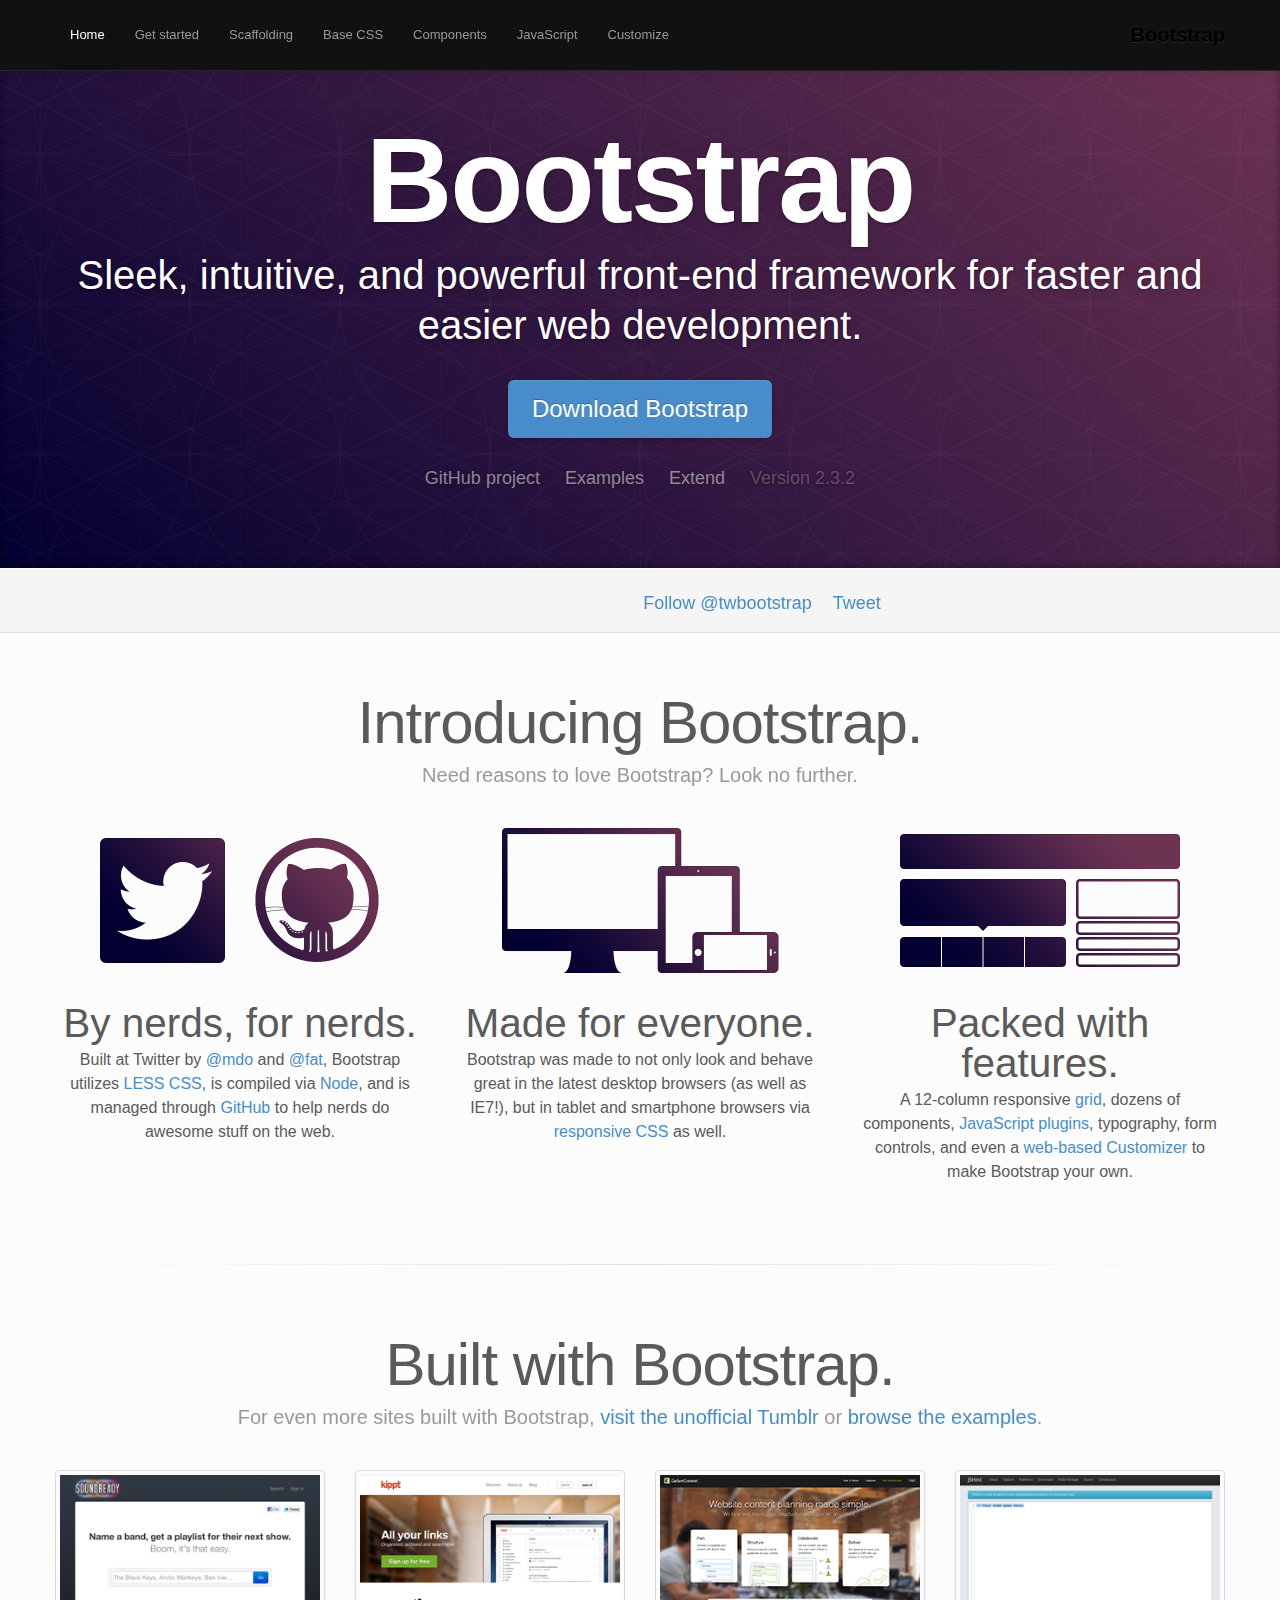
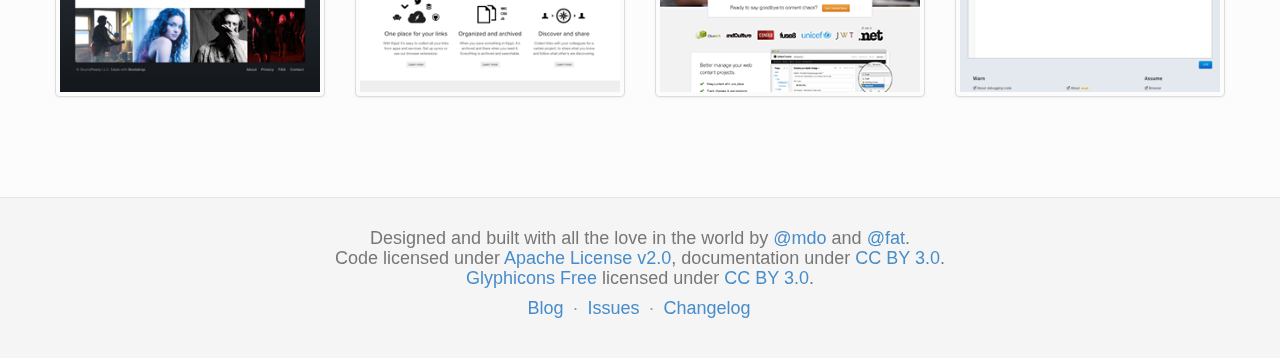
<file: bootstrap_master/docs/index.html>
<!DOCTYPE html>
<html lang="en">
  <head>
    <meta charset="utf-8">
    <title>Bootstrap</title>
    <meta name="viewport" content="width=device-width, initial-scale=1.0">
    <meta name="description" content="">
    <meta name="author" content="">

    <!-- Le styles -->
    <link href="assets/css/bootstrap.css" rel="stylesheet">
    <link href="assets/css/bootstrap-responsive.css" rel="stylesheet">
    <link href="assets/css/docs.css" rel="stylesheet">
    <link href="assets/js/google-code-prettify/prettify.css" rel="stylesheet">

    <!-- Le HTML5 shim, for IE6-8 support of HTML5 elements -->
    <!--[if lt IE 9]>
      <script src="assets/js/html5shiv.js"></script>
    <![endif]-->

    <!-- Le fav and touch icons -->
    <link rel="apple-touch-icon-precomposed" sizes="144x144" href="assets/ico/apple-touch-icon-144-precomposed.png">
    <link rel="apple-touch-icon-precomposed" sizes="114x114" href="assets/ico/apple-touch-icon-114-precomposed.png">
      <link rel="apple-touch-icon-precomposed" sizes="72x72" href="assets/ico/apple-touch-icon-72-precomposed.png">
                    <link rel="apple-touch-icon-precomposed" href="assets/ico/apple-touch-icon-57-precomposed.png">
                                   <link rel="shortcut icon" href="assets/ico/favicon.png">

  </head>

  <body data-spy="scroll" data-target=".bs-docs-sidebar">

    <!-- Navbar
    ================================================== -->
    <div class="navbar navbar-inverse navbar-fixed-top">
      <div class="navbar-inner">
        <div class="container">
          <button type="button" class="btn btn-navbar" data-toggle="collapse" data-target=".nav-collapse">
            <span class="icon-bar"></span>
            <span class="icon-bar"></span>
            <span class="icon-bar"></span>
          </button>
          <a class="brand" href="./index.html">Bootstrap</a>
          <div class="nav-collapse collapse">
            <ul class="nav">
              <li class="active">
                <a href="./index.html">Home</a>
              </li>
              <li class="">
                <a href="./getting-started.html">Get started</a>
              </li>
              <li class="">
                <a href="./scaffolding.html">Scaffolding</a>
              </li>
              <li class="">
                <a href="./base-css.html">Base CSS</a>
              </li>
              <li class="">
                <a href="./components.html">Components</a>
              </li>
              <li class="">
                <a href="./javascript.html">JavaScript</a>
              </li>
              <li class="">
                <a href="./customize.html">Customize</a>
              </li>
            </ul>
          </div>
        </div>
      </div>
    </div>

<div class="jumbotron masthead">
  <div class="container">
    <h1>Bootstrap</h1>
    <p>Sleek, intuitive, and powerful front-end framework for faster and easier web development.</p>
    <p>
      <a href="assets/bootstrap.zip" class="btn btn-primary btn-large" >Download Bootstrap</a>
    </p>
    <ul class="masthead-links">
      <li>
        <a href="http://github.com/twitter/bootstrap" >GitHub project</a>
      </li>
      <li>
        <a href="./getting-started.html#examples" >Examples</a>
      </li>
      <li>
        <a href="./extend.html" >Extend</a>
      </li>
      <li>
        Version 2.3.2
      </li>
    </ul>
  </div>
</div>

<div class="bs-docs-social">
  <div class="container">
    <ul class="bs-docs-social-buttons">
      <li>
        <iframe class="github-btn" src="http://ghbtns.com/github-btn.html?user=twitter&repo=bootstrap&type=watch&count=true" allowtransparency="true" frameborder="0" scrolling="0" width="100px" height="20px"></iframe>
      </li>
      <li>
        <iframe class="github-btn" src="http://ghbtns.com/github-btn.html?user=twitter&repo=bootstrap&type=fork&count=true" allowtransparency="true" frameborder="0" scrolling="0" width="102px" height="20px"></iframe>
      </li>
      <li class="follow-btn">
        <a href="https://twitter.com/twbootstrap" class="twitter-follow-button" data-link-color="#0069D6" data-show-count="true">Follow @twbootstrap</a>
      </li>
      <li class="tweet-btn">
        <a href="https://twitter.com/share" class="twitter-share-button" data-url="http://twitter.github.com/bootstrap/" data-count="horizontal" data-via="twbootstrap" data-related="mdo:Creator of Twitter Bootstrap">Tweet</a>
      </li>
    </ul>
  </div>
</div>

<div class="container">

  <div class="marketing">

    <h1>Introducing Bootstrap.</h1>
    <p class="marketing-byline">Need reasons to love Bootstrap? Look no further.</p>

    <div class="row-fluid">
      <div class="span4">
        <img class="marketing-img" src="assets/img/bs-docs-twitter-github.png">
        <h2>By nerds, for nerds.</h2>
        <p>Built at Twitter by <a href="http://twitter.com/mdo">@mdo</a> and <a href="http://twitter.com/fat">@fat</a>, Bootstrap utilizes <a href="http://lesscss.org">LESS CSS</a>, is compiled via <a href="http://nodejs.org">Node</a>, and is managed through <a href="http://github.com">GitHub</a> to help nerds do awesome stuff on the web.</p>
      </div>
      <div class="span4">
        <img class="marketing-img" src="assets/img/bs-docs-responsive-illustrations.png">
        <h2>Made for everyone.</h2>
        <p>Bootstrap was made to not only look and behave great in the latest desktop browsers (as well as IE7!), but in tablet and smartphone browsers via <a href="./scaffolding.html#responsive">responsive CSS</a> as well.</p>
      </div>
      <div class="span4">
        <img class="marketing-img" src="assets/img/bs-docs-bootstrap-features.png">
        <h2>Packed with features.</h2>
        <p>A 12-column responsive <a href="./scaffolding.html#gridSystem">grid</a>, dozens of components, <a href="./javascript.html">JavaScript plugins</a>, typography, form controls, and even a <a href="./customize.html">web-based Customizer</a> to make Bootstrap your own.</p>
      </div>
    </div>

    <hr class="soften">

    <h1>Built with Bootstrap.</h1>
    <p class="marketing-byline">For even more sites built with Bootstrap, <a href="http://builtwithbootstrap.tumblr.com/" target="_blank">visit the unofficial Tumblr</a> or <a href="./getting-started.html#examples">browse the examples</a>.</p>
    <div class="row-fluid">
      <ul class="thumbnails example-sites">
        <li class="span3">
          <a class="thumbnail" href="http://soundready.fm/" target="_blank">
            <img src="assets/img/example-sites/soundready.png" alt="SoundReady.fm">
          </a>
        </li>
        <li class="span3">
          <a class="thumbnail" href="http://kippt.com/" target="_blank">
            <img src="assets/img/example-sites/kippt.png" alt="Kippt">
          </a>
        </li>
        <li class="span3">
          <a class="thumbnail" href="http://www.gathercontent.com/" target="_blank">
            <img src="assets/img/example-sites/gathercontent.png" alt="Gather Content">
          </a>
        </li>
        <li class="span3">
          <a class="thumbnail" href="http://www.jshint.com/" target="_blank">
            <img src="assets/img/example-sites/jshint.png" alt="JS Hint">
          </a>
        </li>
      </ul>
     </div>

  </div>

</div>



    <!-- Footer
    ================================================== -->
    <footer class="footer">
      <div class="container">
        <p>Designed and built with all the love in the world by <a href="http://twitter.com/mdo" target="_blank">@mdo</a> and <a href="http://twitter.com/fat" target="_blank">@fat</a>.</p>
        <p>Code licensed under <a href="http://www.apache.org/licenses/LICENSE-2.0" target="_blank">Apache License v2.0</a>, documentation under <a href="http://creativecommons.org/licenses/by/3.0/">CC BY 3.0</a>.</p>
        <p><a href="http://glyphicons.com">Glyphicons Free</a> licensed under <a href="http://creativecommons.org/licenses/by/3.0/">CC BY 3.0</a>.</p>
        <ul class="footer-links">
          <li><a href="http://blog.getbootstrap.com">Blog</a></li>
          <li class="muted">&middot;</li>
          <li><a href="https://github.com/twitter/bootstrap/issues?state=open">Issues</a></li>
          <li class="muted">&middot;</li>
          <li><a href="https://github.com/twitter/bootstrap/blob/master/CHANGELOG.md">Changelog</a></li>
        </ul>
      </div>
    </footer>



    <!-- Le javascript
    ================================================== -->
    <!-- Placed at the end of the document so the pages load faster -->
    <script type="text/javascript" src="http://platform.twitter.com/widgets.js"></script>
    <script src="assets/js/jquery.js"></script>
    <script src="assets/js/bootstrap-transition.js"></script>
    <script src="assets/js/bootstrap-alert.js"></script>
    <script src="assets/js/bootstrap-modal.js"></script>
    <script src="assets/js/bootstrap-dropdown.js"></script>
    <script src="assets/js/bootstrap-scrollspy.js"></script>
    <script src="assets/js/bootstrap-tab.js"></script>
    <script src="assets/js/bootstrap-tooltip.js"></script>
    <script src="assets/js/bootstrap-popover.js"></script>
    <script src="assets/js/bootstrap-button.js"></script>
    <script src="assets/js/bootstrap-collapse.js"></script>
    <script src="assets/js/bootstrap-carousel.js"></script>
    <script src="assets/js/bootstrap-typeahead.js"></script>
    <script src="assets/js/bootstrap-affix.js"></script>

    <script src="assets/js/holder/holder.js"></script>
    <script src="assets/js/google-code-prettify/prettify.js"></script>

    <script src="assets/js/application.js"></script>



  </body>
</html>
</file>
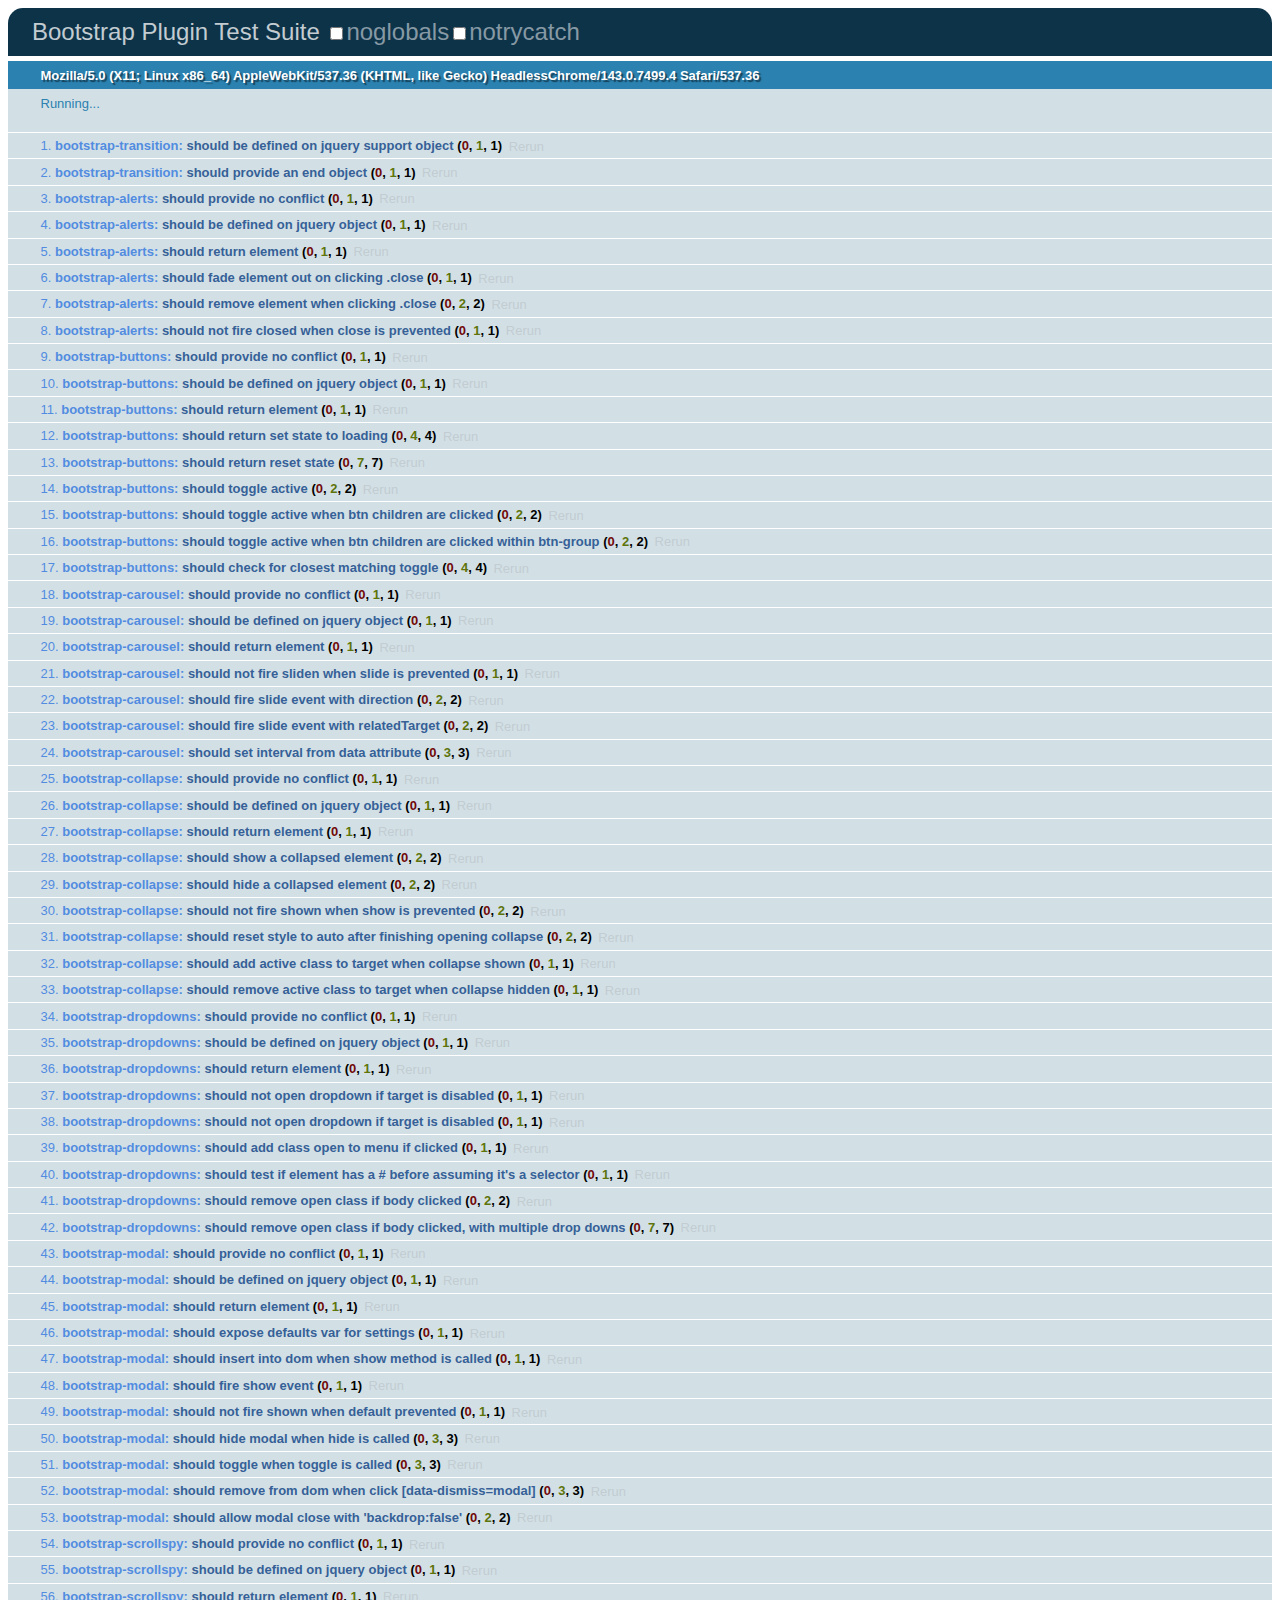
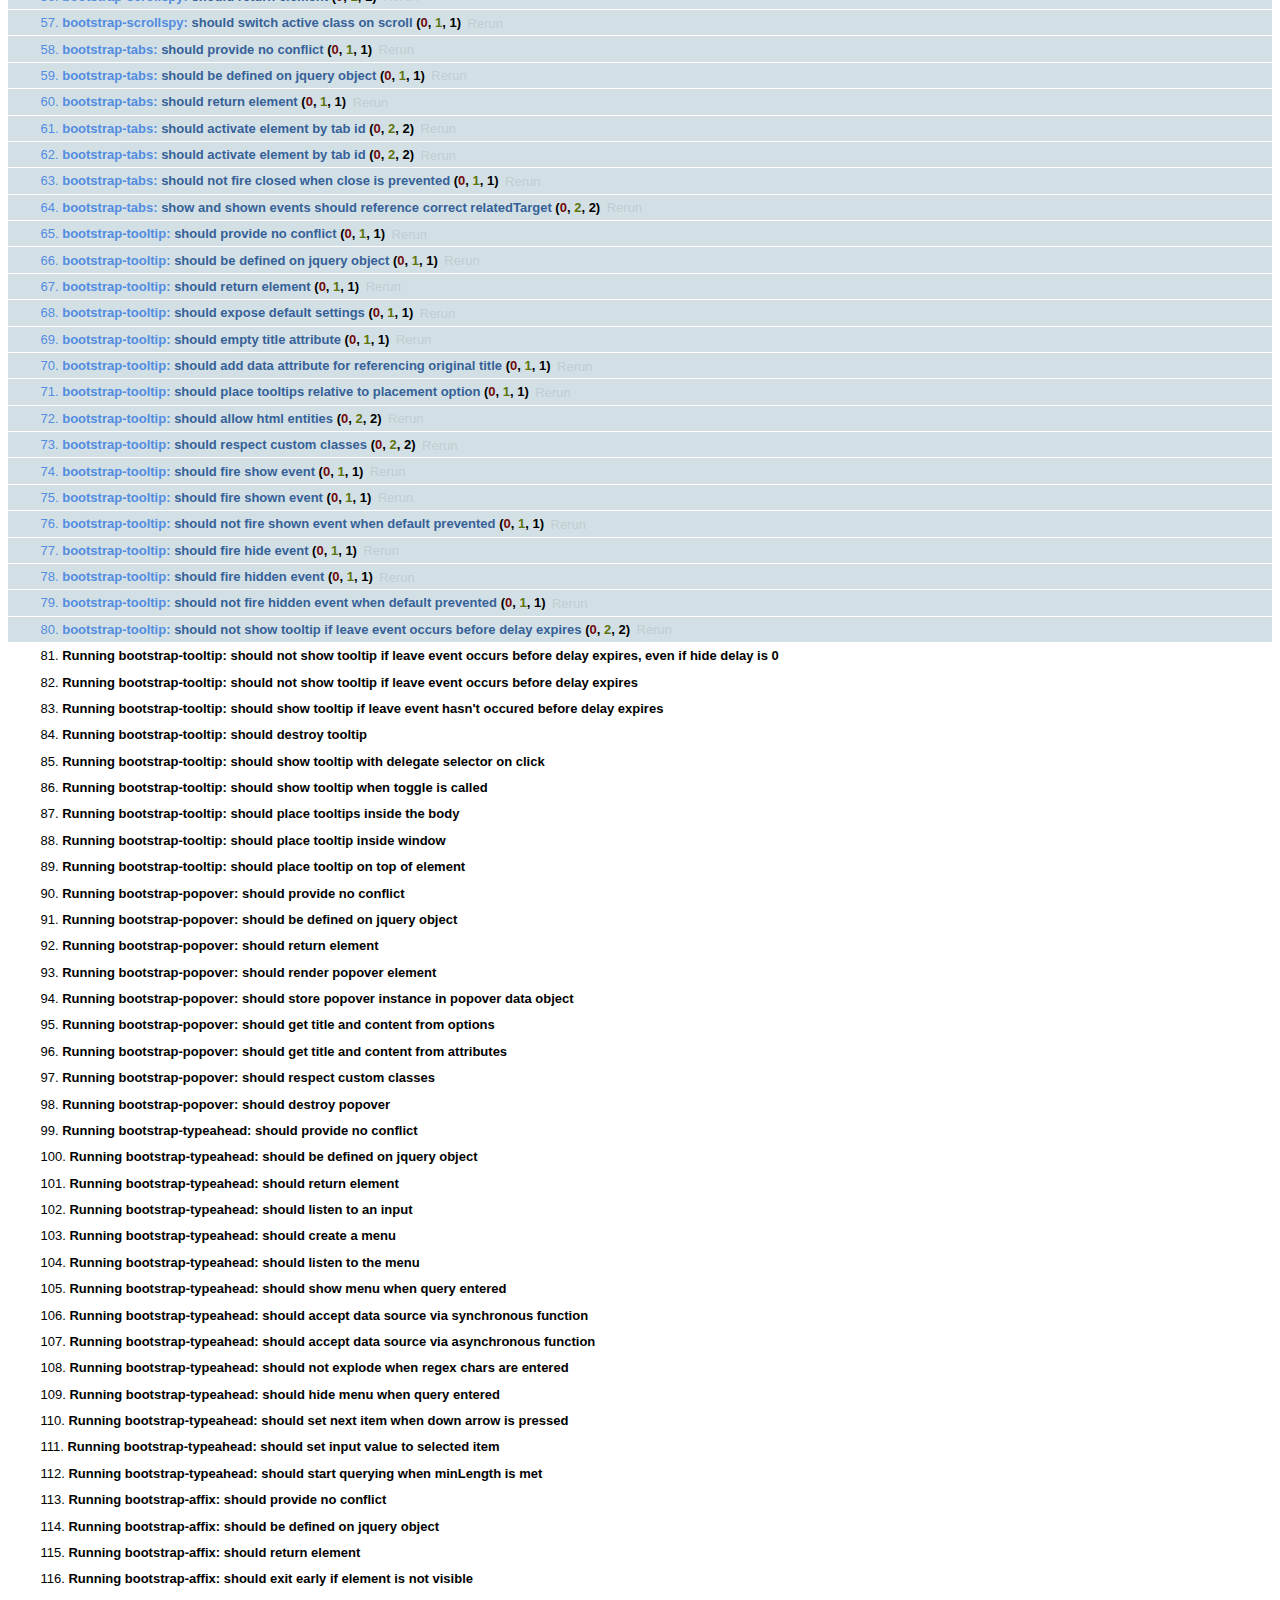
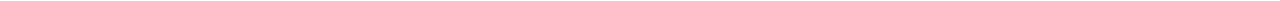
<file: bootstrap_master/js/tests/index.html>
<!DOCTYPE HTML>
<html>
<head>
  <title>Bootstrap Plugin Test Suite</title>

  <!-- jquery -->
  <!--<script src="http://code.jquery.com/jquery-1.7.min.js"></script>-->
  <script src="vendor/jquery.js"></script>

  <!-- qunit -->
  <link rel="stylesheet" href="vendor/qunit.css" type="text/css" media="screen" />
  <script src="vendor/qunit.js"></script>

  <!-- phantomjs logging script-->
  <script src="unit/bootstrap-phantom.js"></script>

  <!--  plugin sources -->
  <script src="../../js/bootstrap-transition.js"></script>
  <script src="../../js/bootstrap-alert.js"></script>
  <script src="../../js/bootstrap-button.js"></script>
  <script src="../../js/bootstrap-carousel.js"></script>
  <script src="../../js/bootstrap-collapse.js"></script>
  <script src="../../js/bootstrap-dropdown.js"></script>
  <script src="../../js/bootstrap-modal.js"></script>
  <script src="../../js/bootstrap-scrollspy.js"></script>
  <script src="../../js/bootstrap-tab.js"></script>
  <script src="../../js/bootstrap-tooltip.js"></script>
  <script src="../../js/bootstrap-popover.js"></script>
  <script src="../../js/bootstrap-typeahead.js"></script>
  <script src="../../js/bootstrap-affix.js"></script>

  <!-- unit tests -->
  <script src="unit/bootstrap-transition.js"></script>
  <script src="unit/bootstrap-alert.js"></script>
  <script src="unit/bootstrap-button.js"></script>
  <script src="unit/bootstrap-carousel.js"></script>
  <script src="unit/bootstrap-collapse.js"></script>
  <script src="unit/bootstrap-dropdown.js"></script>
  <script src="unit/bootstrap-modal.js"></script>
  <script src="unit/bootstrap-scrollspy.js"></script>
  <script src="unit/bootstrap-tab.js"></script>
  <script src="unit/bootstrap-tooltip.js"></script>
  <script src="unit/bootstrap-popover.js"></script>
  <script src="unit/bootstrap-typeahead.js"></script>
  <script src="unit/bootstrap-affix.js"></script>
</head>
<body>
  <div>
    <h1 id="qunit-header">Bootstrap Plugin Test Suite</h1>
    <h2 id="qunit-banner"></h2>
    <h2 id="qunit-userAgent"></h2>
    <ol id="qunit-tests"></ol>
    <div id="qunit-fixture"></div>
  </div>
</body>
</html>
</file>
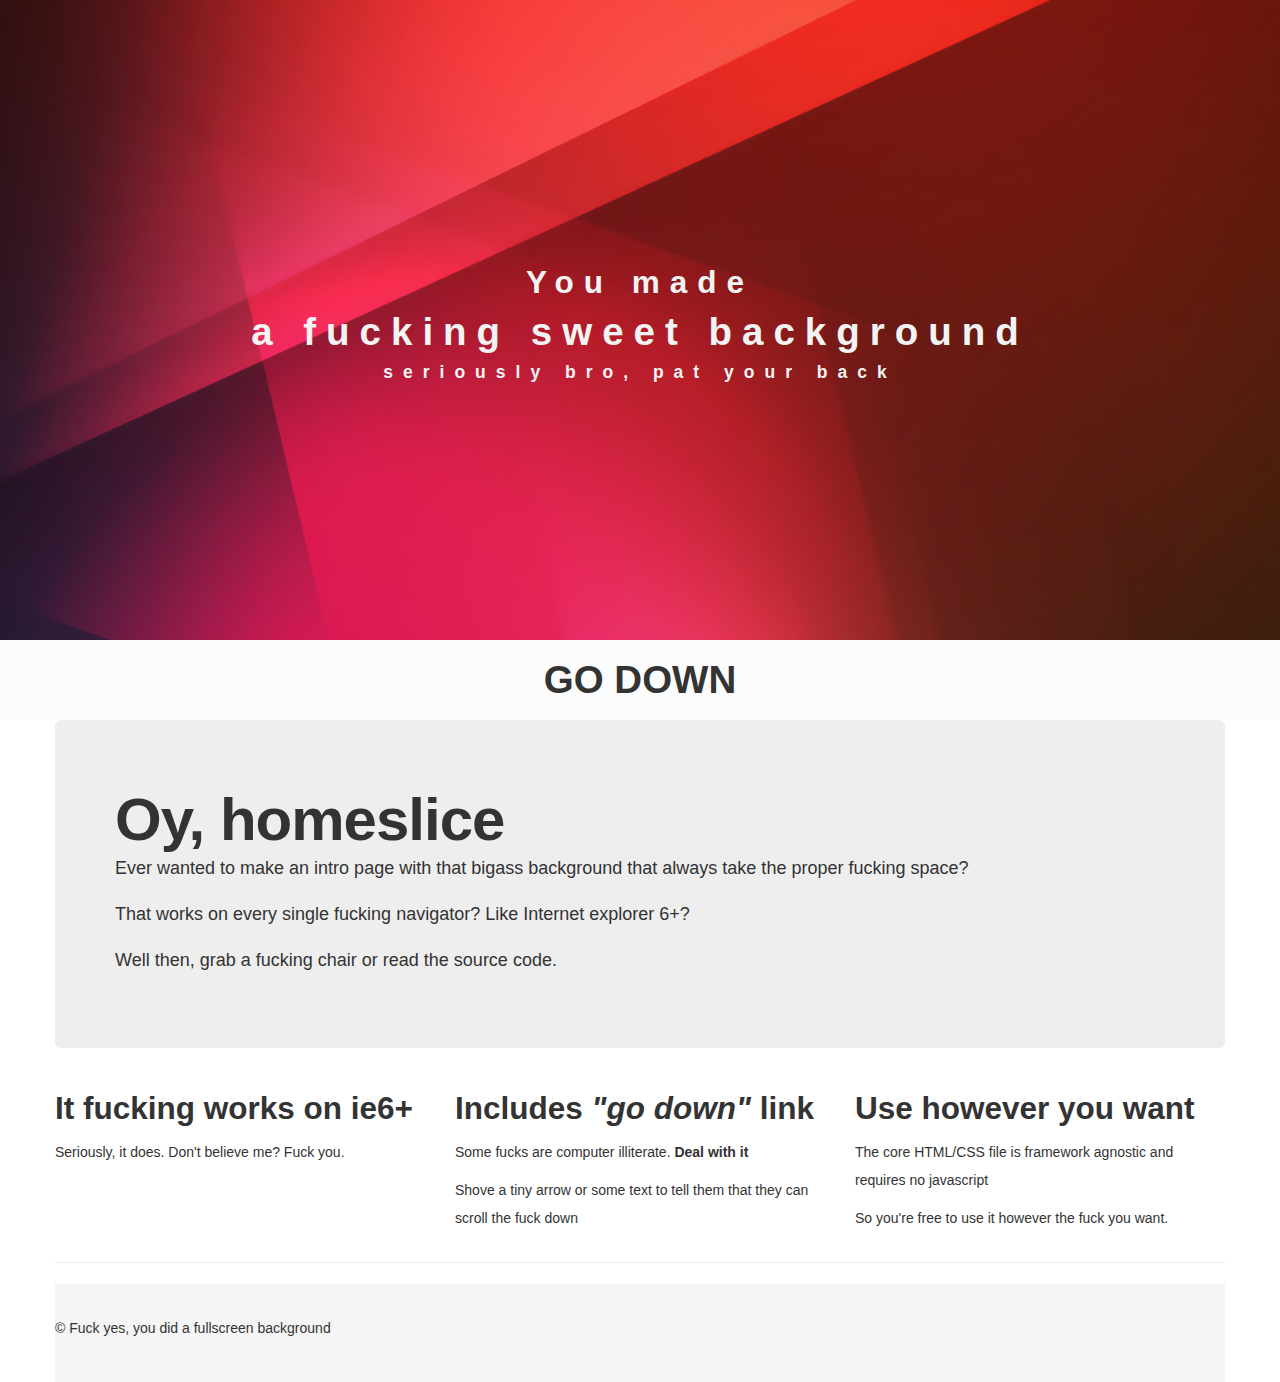
<file: splash-page.html>
<!DOCTYPE html>
<!--[if lt IE 7]>      <html class="no-js lt-ie9 lt-ie8 lt-ie7"> <![endif]-->
<!--[if IE 7]>         <html class="no-js lt-ie9 lt-ie8"> <![endif]-->
<!--[if IE 8]>         <html class="no-js lt-ie9"> <![endif]-->
<!--[if gt IE 8]><!--> <html class="no-js"> <!--<![endif]-->
    <head>
        <meta charset="utf-8">
        <meta http-equiv="X-UA-Compatible" content="IE=edge,chrome=1">
        <title></title>
        <meta name="description" content="">
        <meta name="viewport" content="width=device-width">

        <link rel="stylesheet" href="css/bootstrap.min.css">

        <link rel="stylesheet" href="css/bootstrap-responsive.min.css">
        <link rel="stylesheet" href="css/main.css">

        <script src="js/vendor/modernizr-2.6.2-respond-1.1.0.min.js"></script>
    </head>
    <body>
        <!--[if lt IE 7]>
            <p class="chromeframe">You are using an <strong>outdated</strong> browser. Please <a href="http://browsehappy.com/">upgrade your browser</a> or <a href="http://www.google.com/chromeframe/?redirect=true">activate Google Chrome Frame</a> to improve your experience.</p>
        <![endif]-->

        <!-- This code is taken from http://twitter.github.com/bootstrap/examples/hero.html -->

        <div class="splash-container">
            <img id='splash-image' src='./img/big-image.jpg'>
            <div class='splash-intro-content'>
                <h2>You made</h2>
                <h1>a fucking sweet background</h1>
                <h4>seriously bro, pat your back</h4>
            </div>
            <div class='splash-goto-content'>
                <div class="center-goto">
                    <h1>GO DOWN</h1>
                </div>
            </div>
        </div>

        <div class="container">

            <!-- Main hero unit for a primary marketing message or call to action -->
            <div class="hero-unit">
                <h1>Oy, homeslice</h1>
                <p>Ever wanted to make an intro page with that bigass background that  always take the proper fucking space?</p>
                <p>That works on every single fucking navigator? Like Internet explorer 6+?</p>
                <p>Well then, grab a fucking chair or read the source code.</p>
            </div>

            <!-- Example row of columns -->
            <div class="row">
                <div class="span4">
                    <h2>It fucking works on ie6+</h2>
                    <p>
                     Seriously, it does. Don't believe me? Fuck you.

                    </p>

                </div>
                <div class="span4">
                    <h2>Includes <i>"go down"</i> link</h2>
                    <p>
                        Some fucks are computer illiterate. <strong>Deal with it</strong>
                    </p>
<p>Shove a tiny arrow or some text to tell them that they can scroll the fuck down</p>
               </div>
                <div class="span4">
                    <h2>Use however you want</h2>
                    <p>
                        The core HTML/CSS file is framework agnostic and requires no javascript

                    </p>
                    <p>
                        So you're free to use it however the fuck you want.
                    </p>

                </div>
            </div>

            <hr>

            <footer>
                <p>&copy; Fuck yes, you did a fullscreen background</p>
            </footer>

        </div> <!-- /container -->

        <script src="//ajax.googleapis.com/ajax/libs/jquery/1.9.1/jquery.min.js"></script>
        <script>window.jQuery || document.write('<script src="js/vendor/jquery-1.9.1.min.js"><\/script>')</script>

        <script src="js/vendor/bootstrap.min.js"></script>

        <script src="js/main.js"></script>

        <script>
            var _gaq=[['_setAccount','UA-XXXXX-X'],['_trackPageview']];
            (function(d,t){var g=d.createElement(t),s=d.getElementsByTagName(t)[0];
            g.src=('https:'==location.protocol?'//ssl':'//www')+'.google-analytics.com/ga.js';
            s.parentNode.insertBefore(g,s)}(document,'script'));
        </script>
    </body>
</html>
</file>
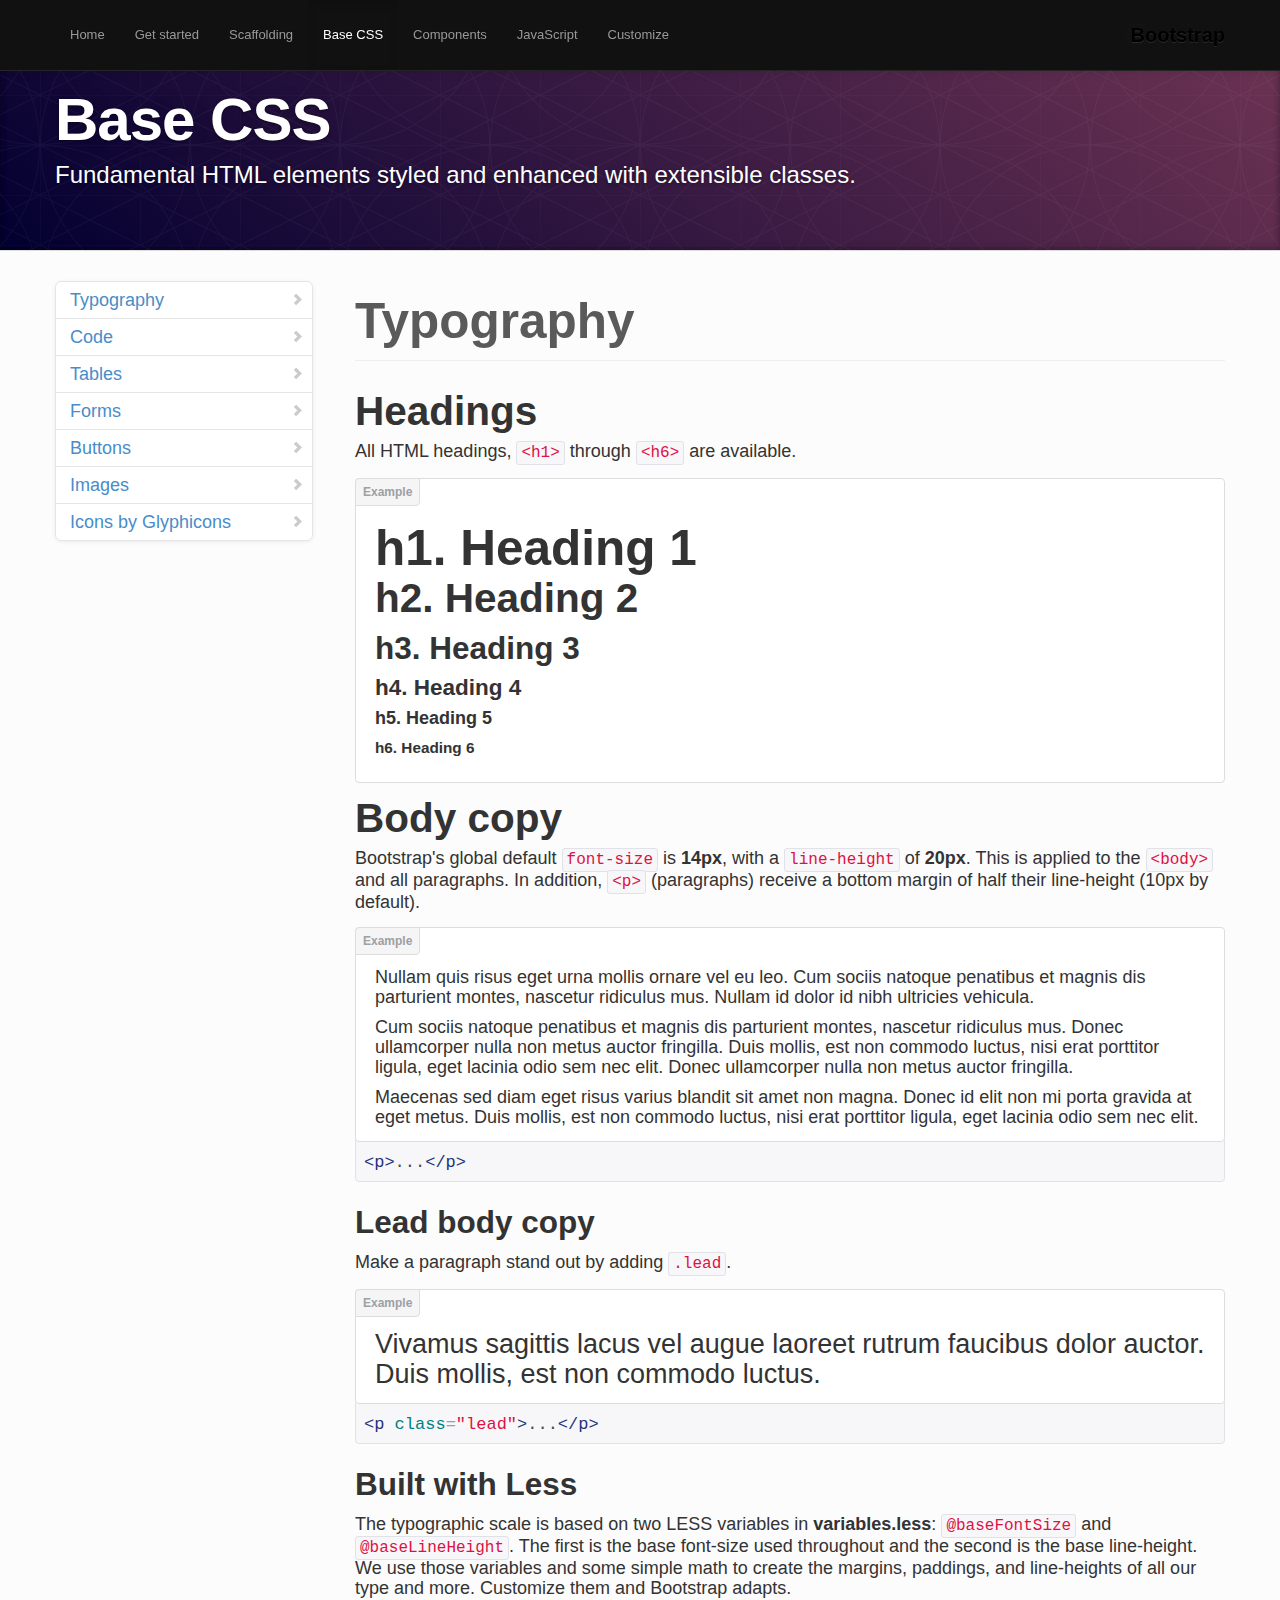
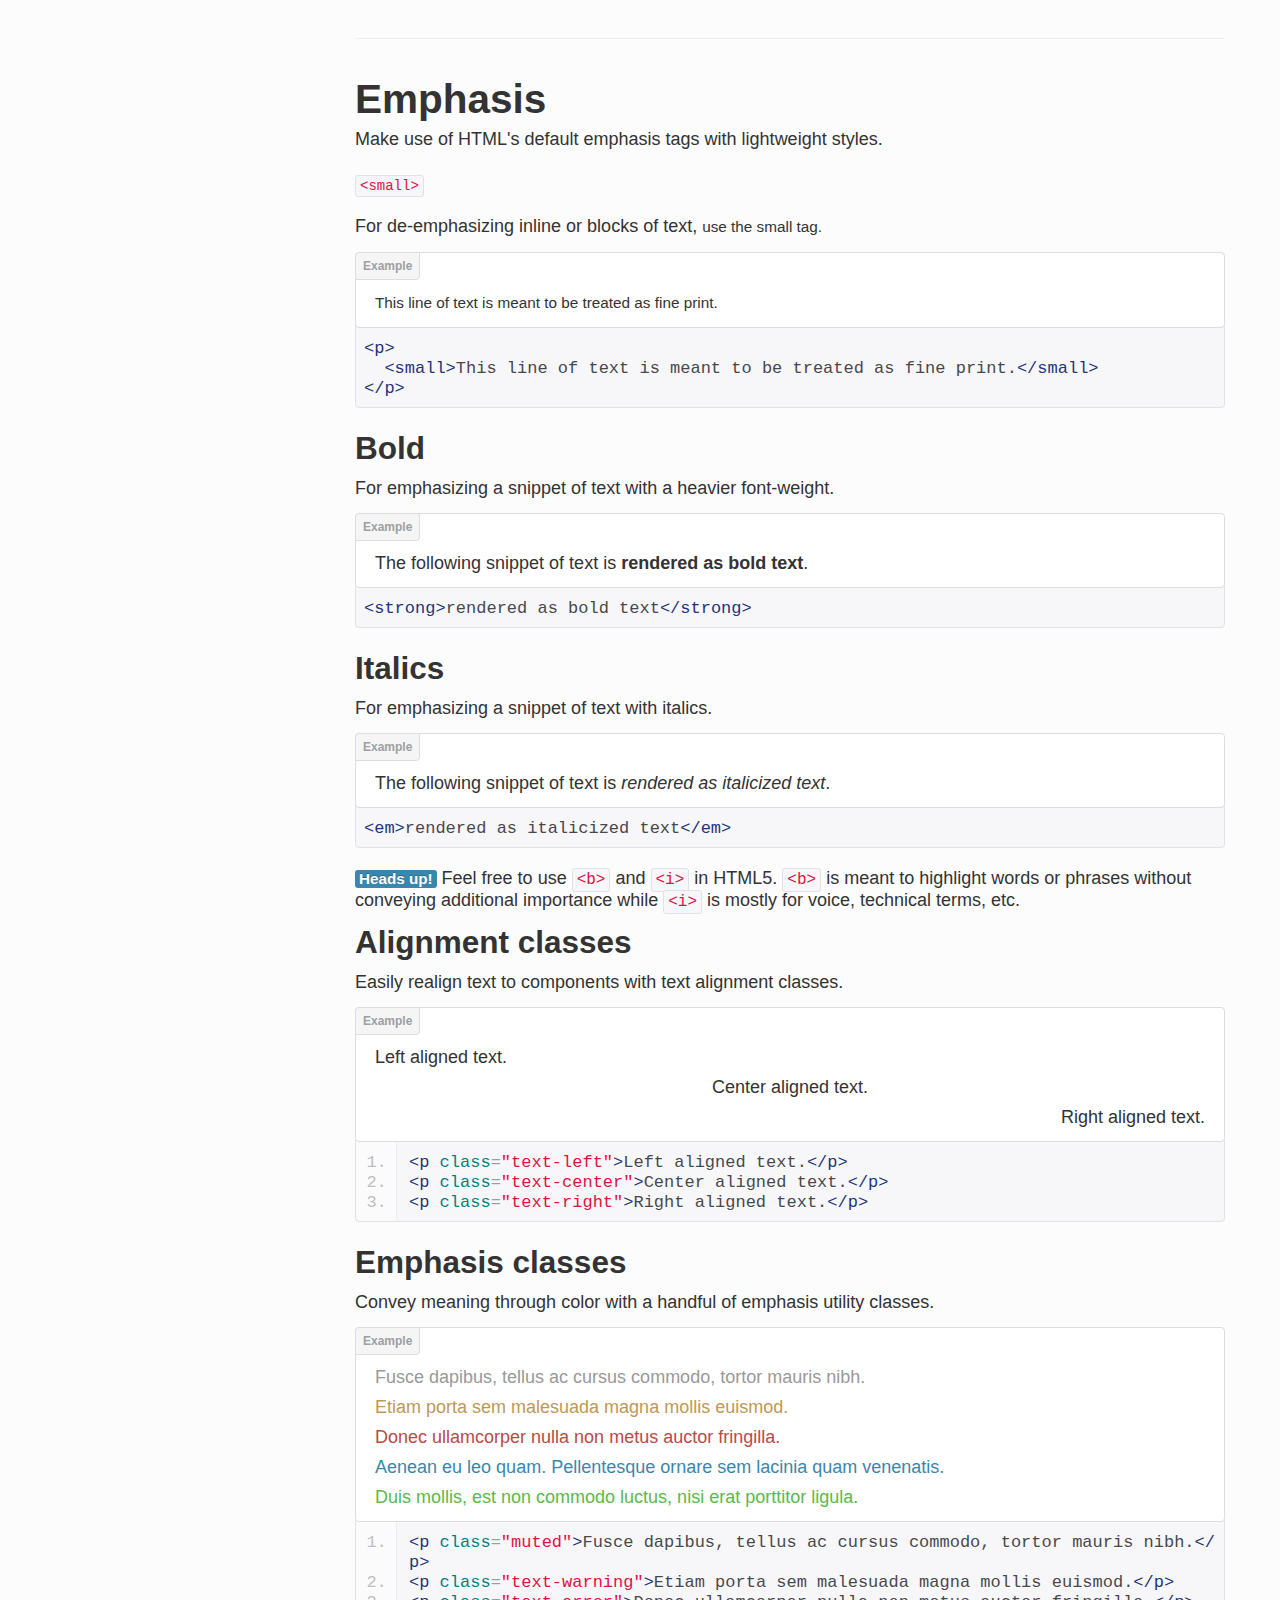
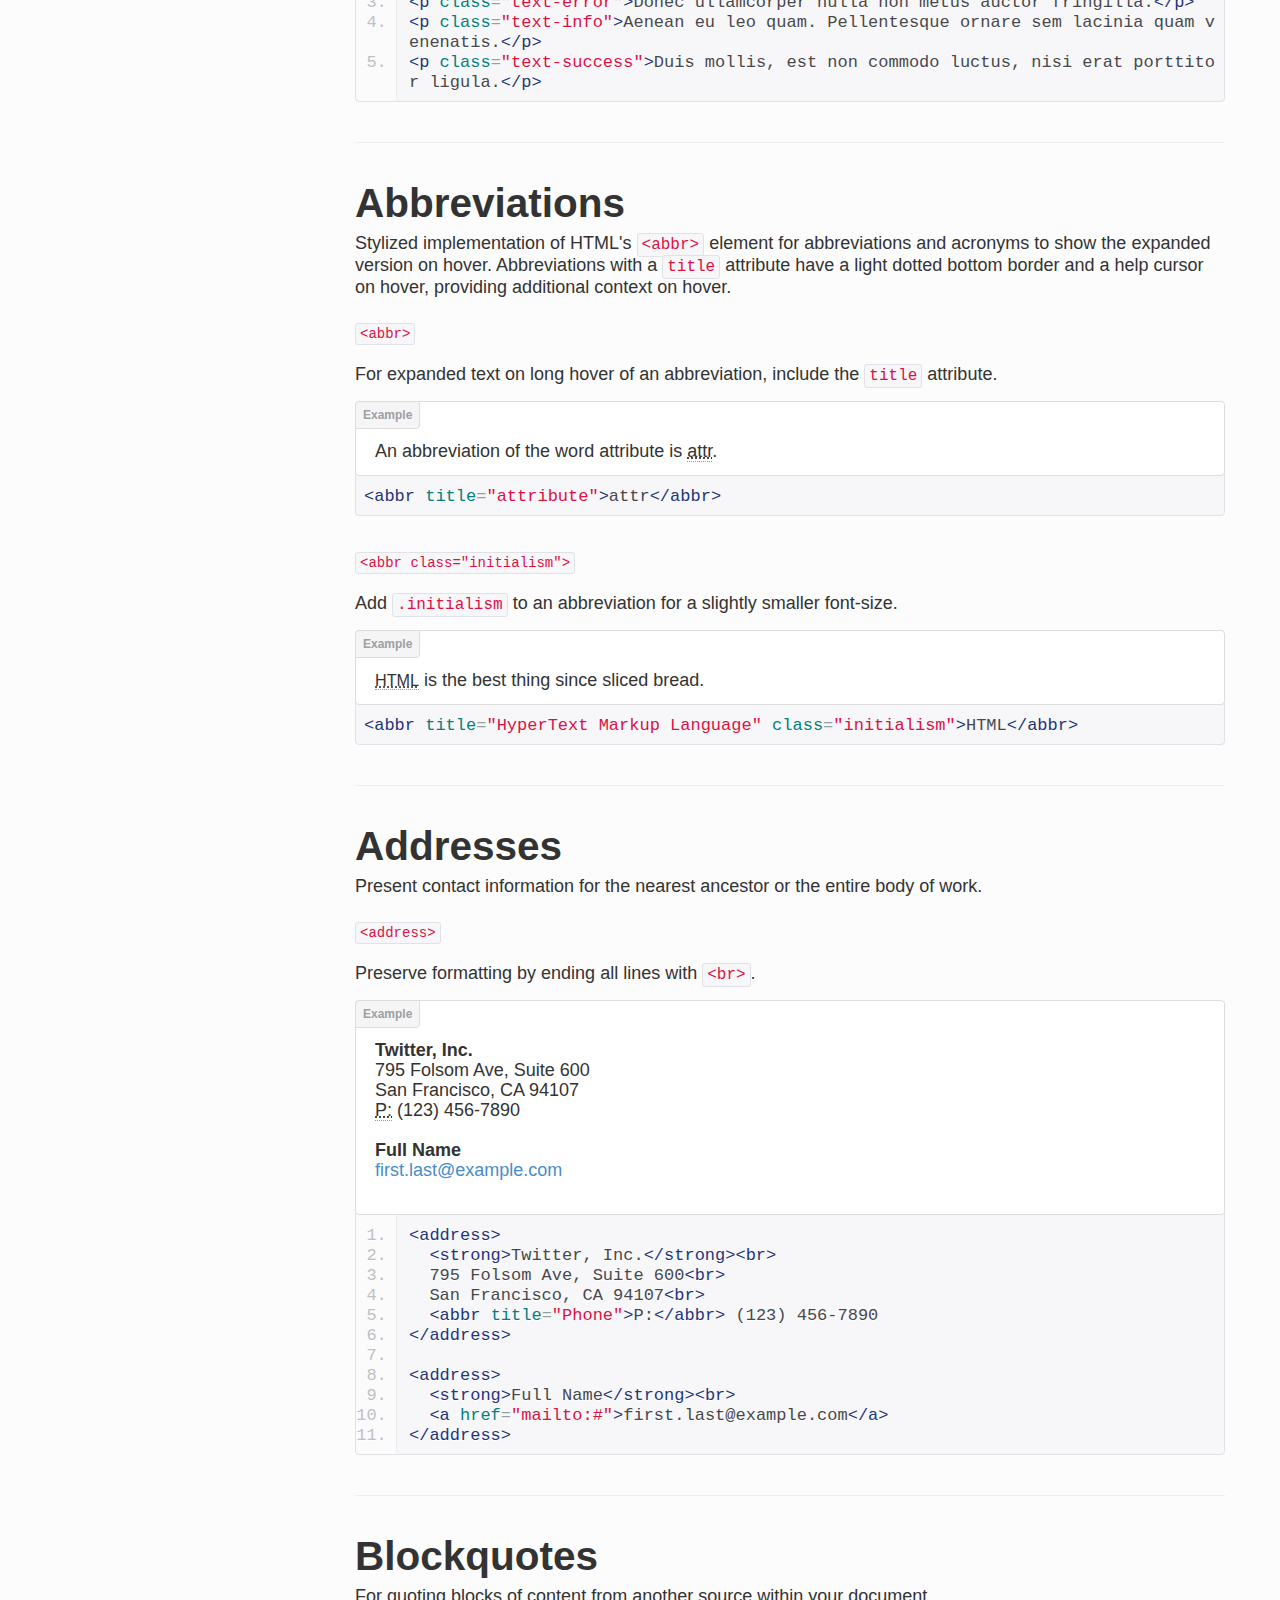
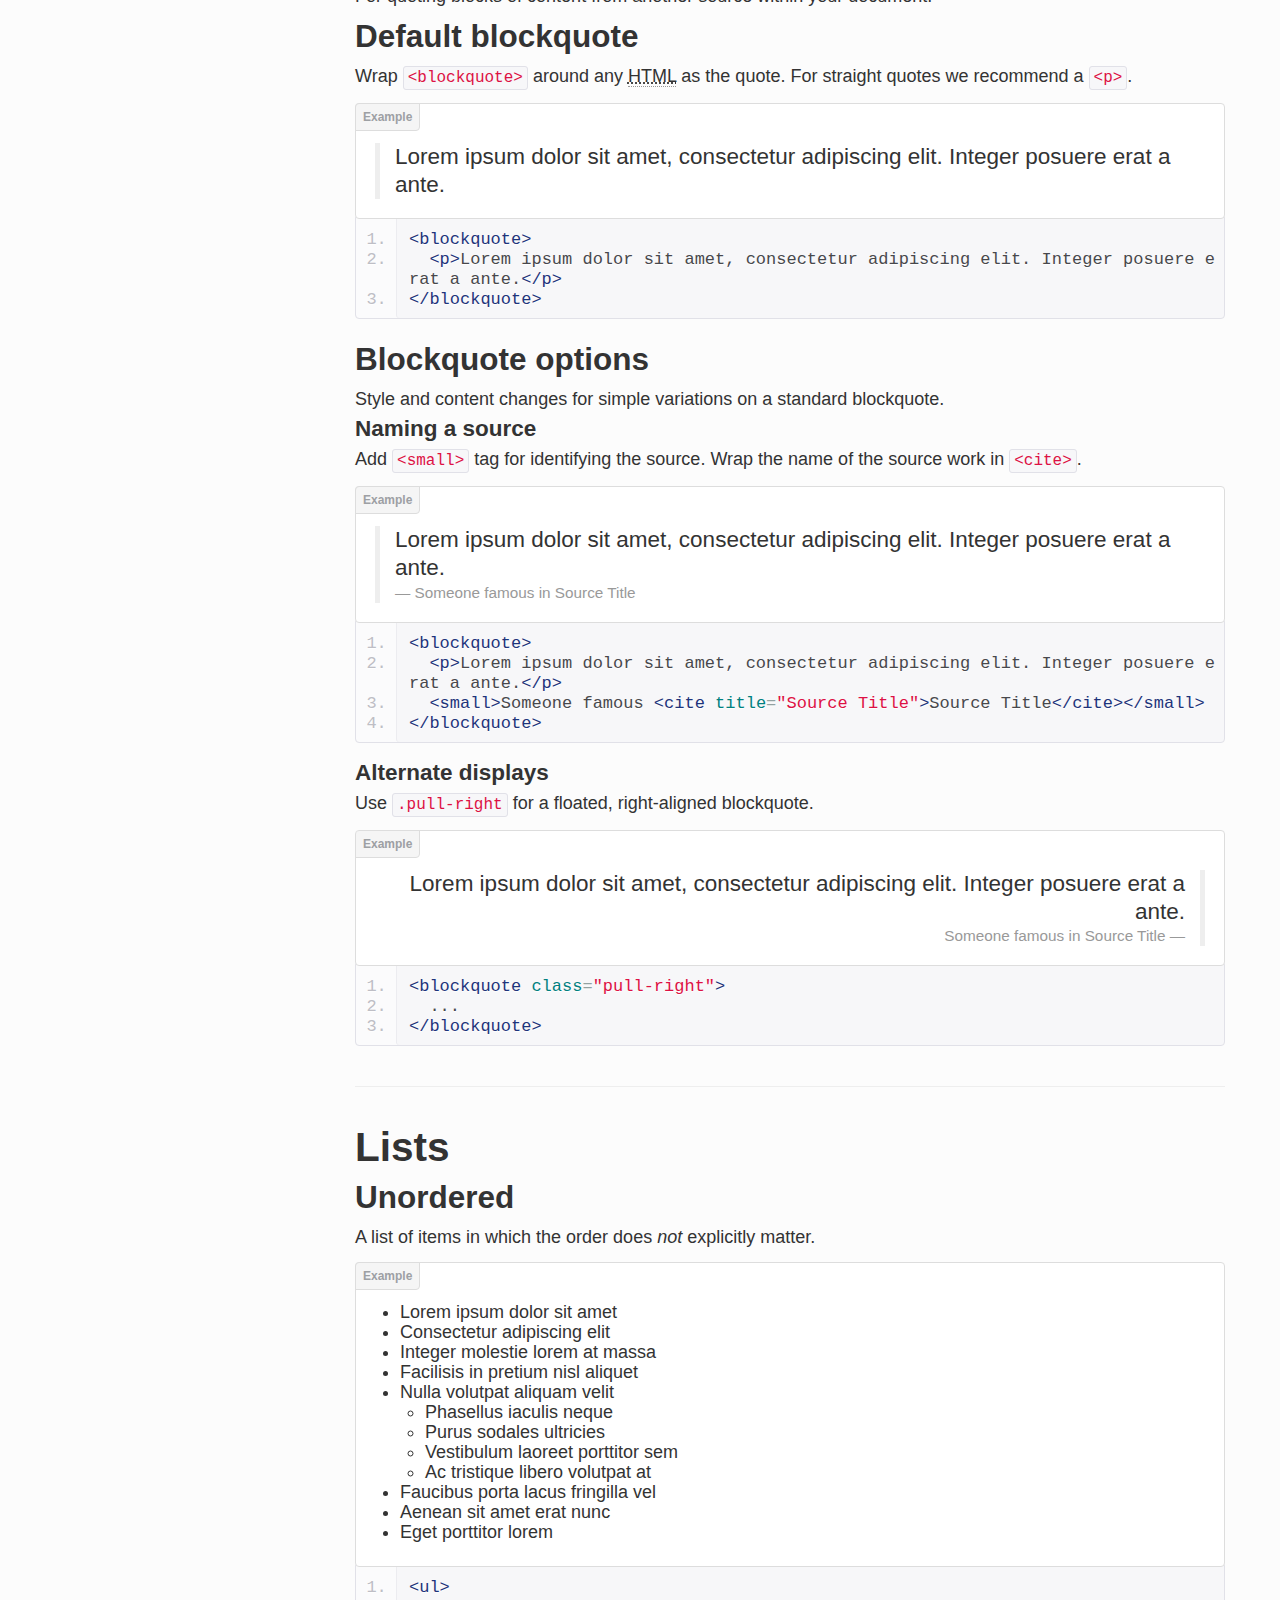
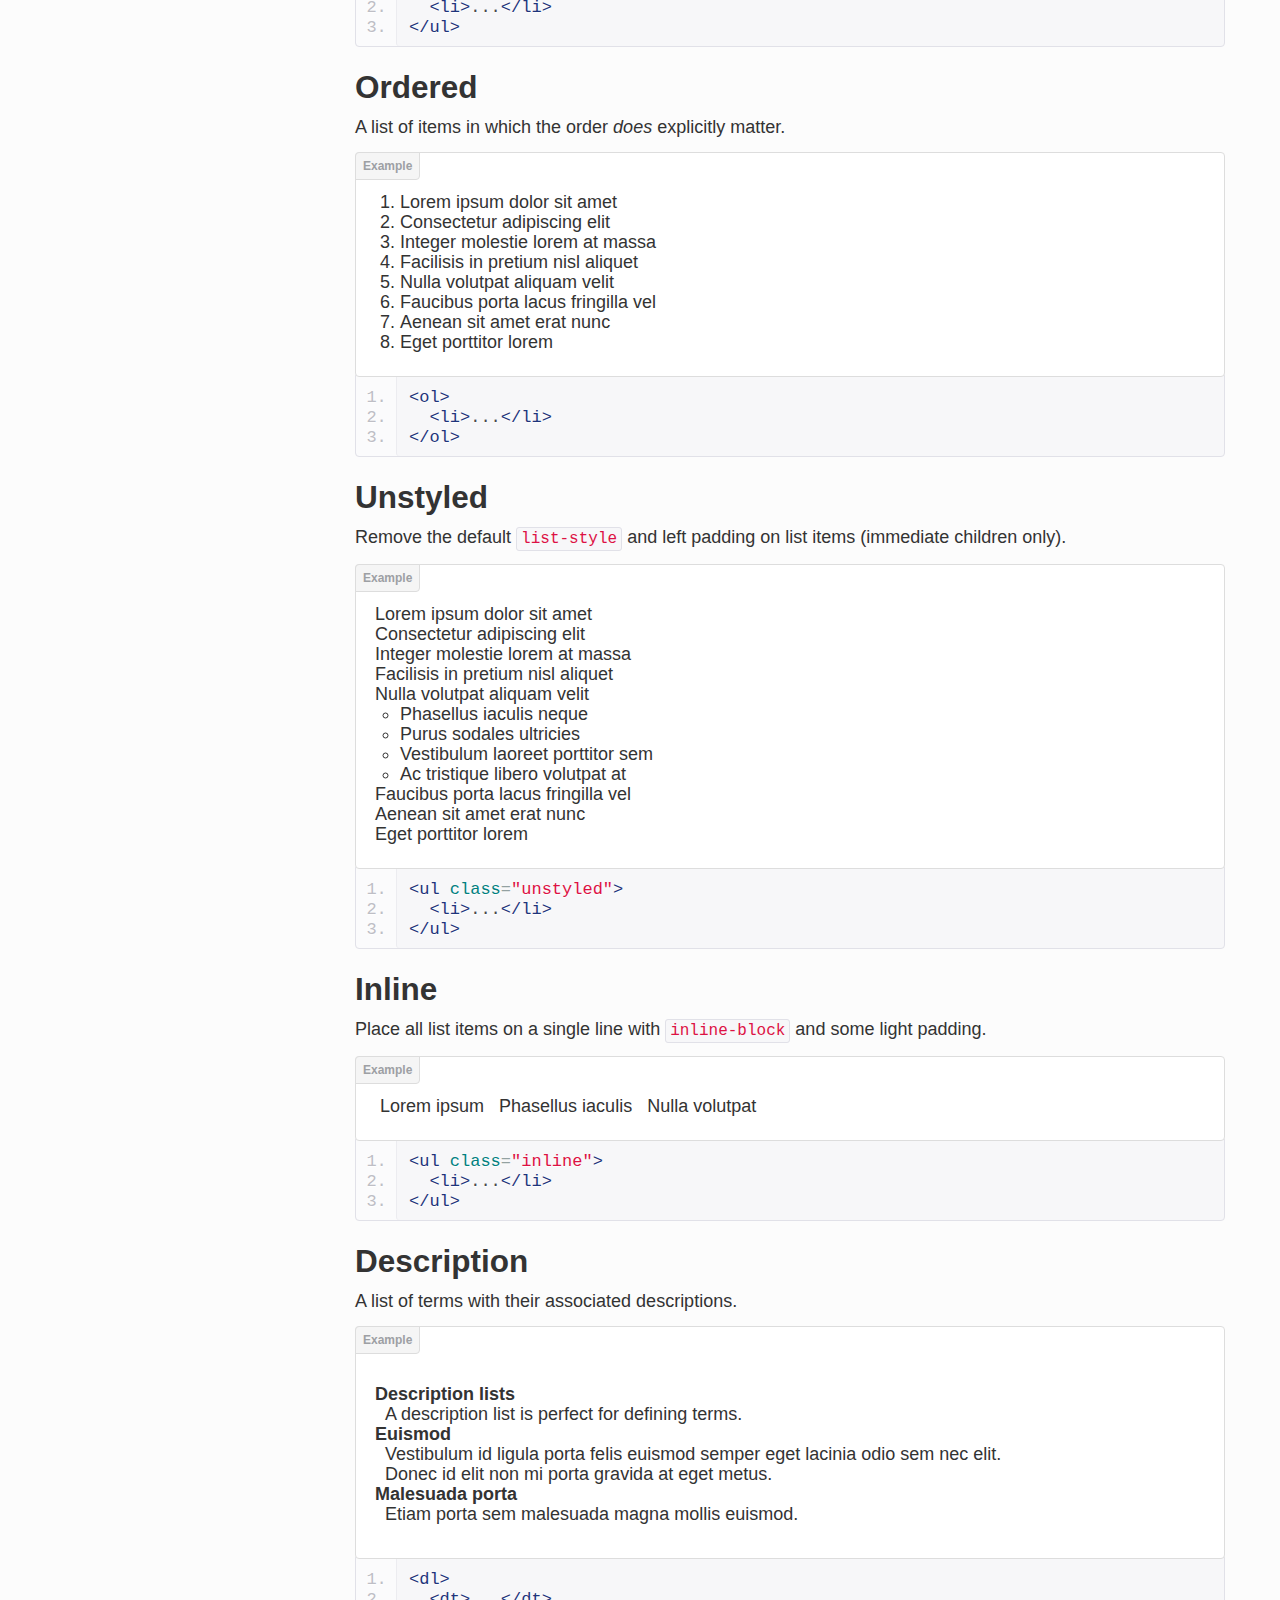
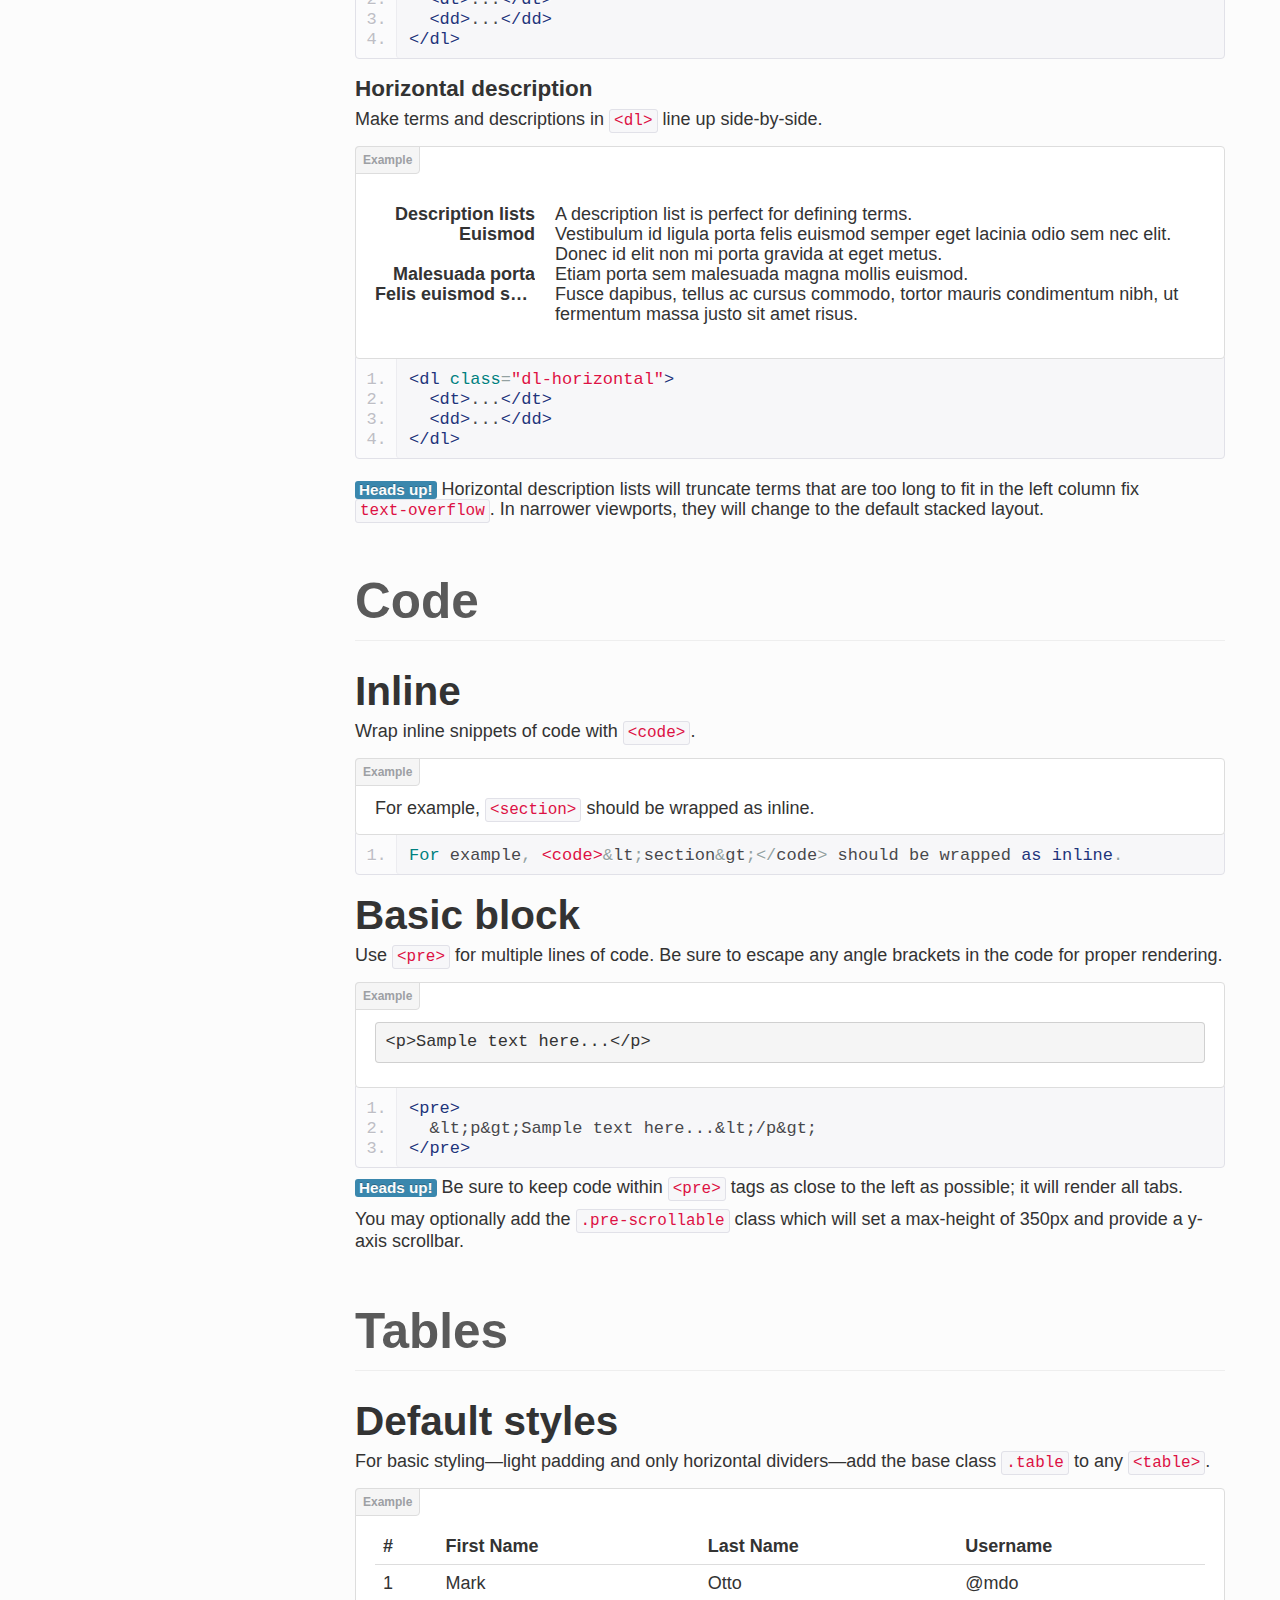
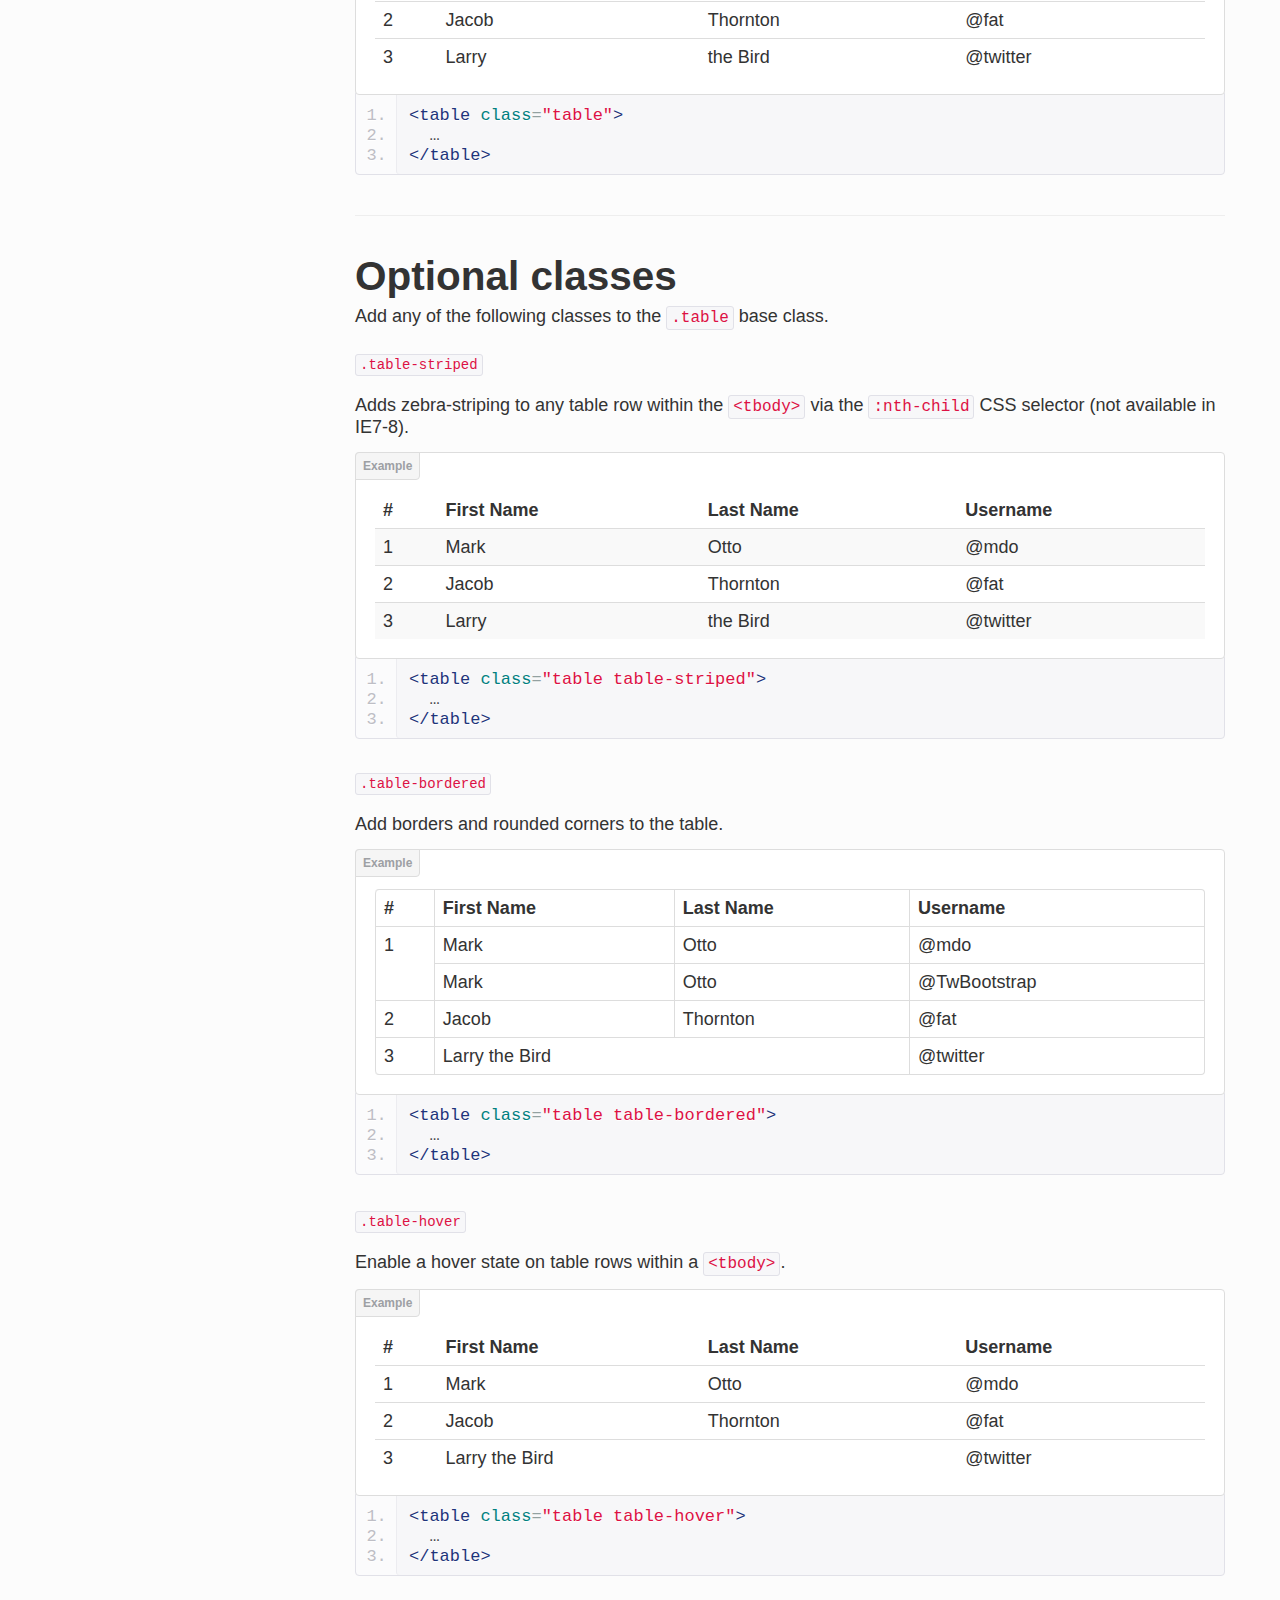
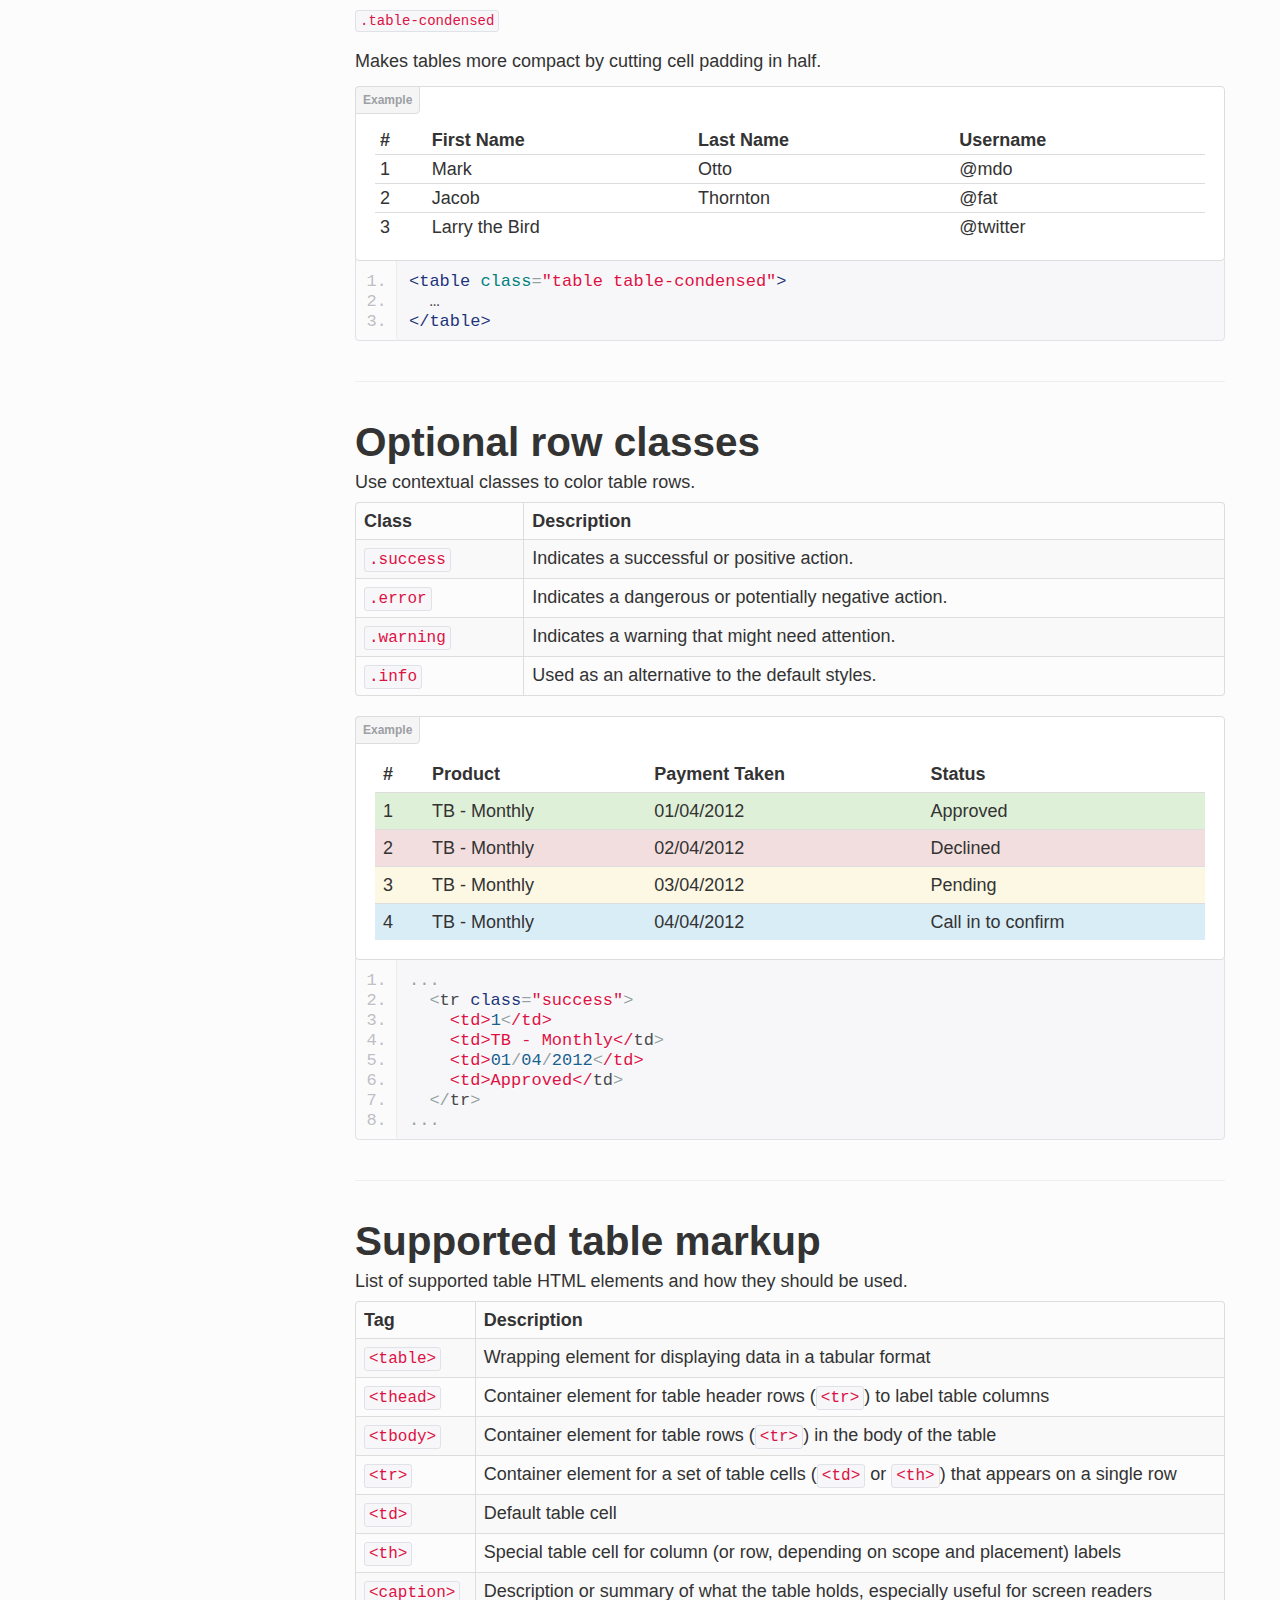
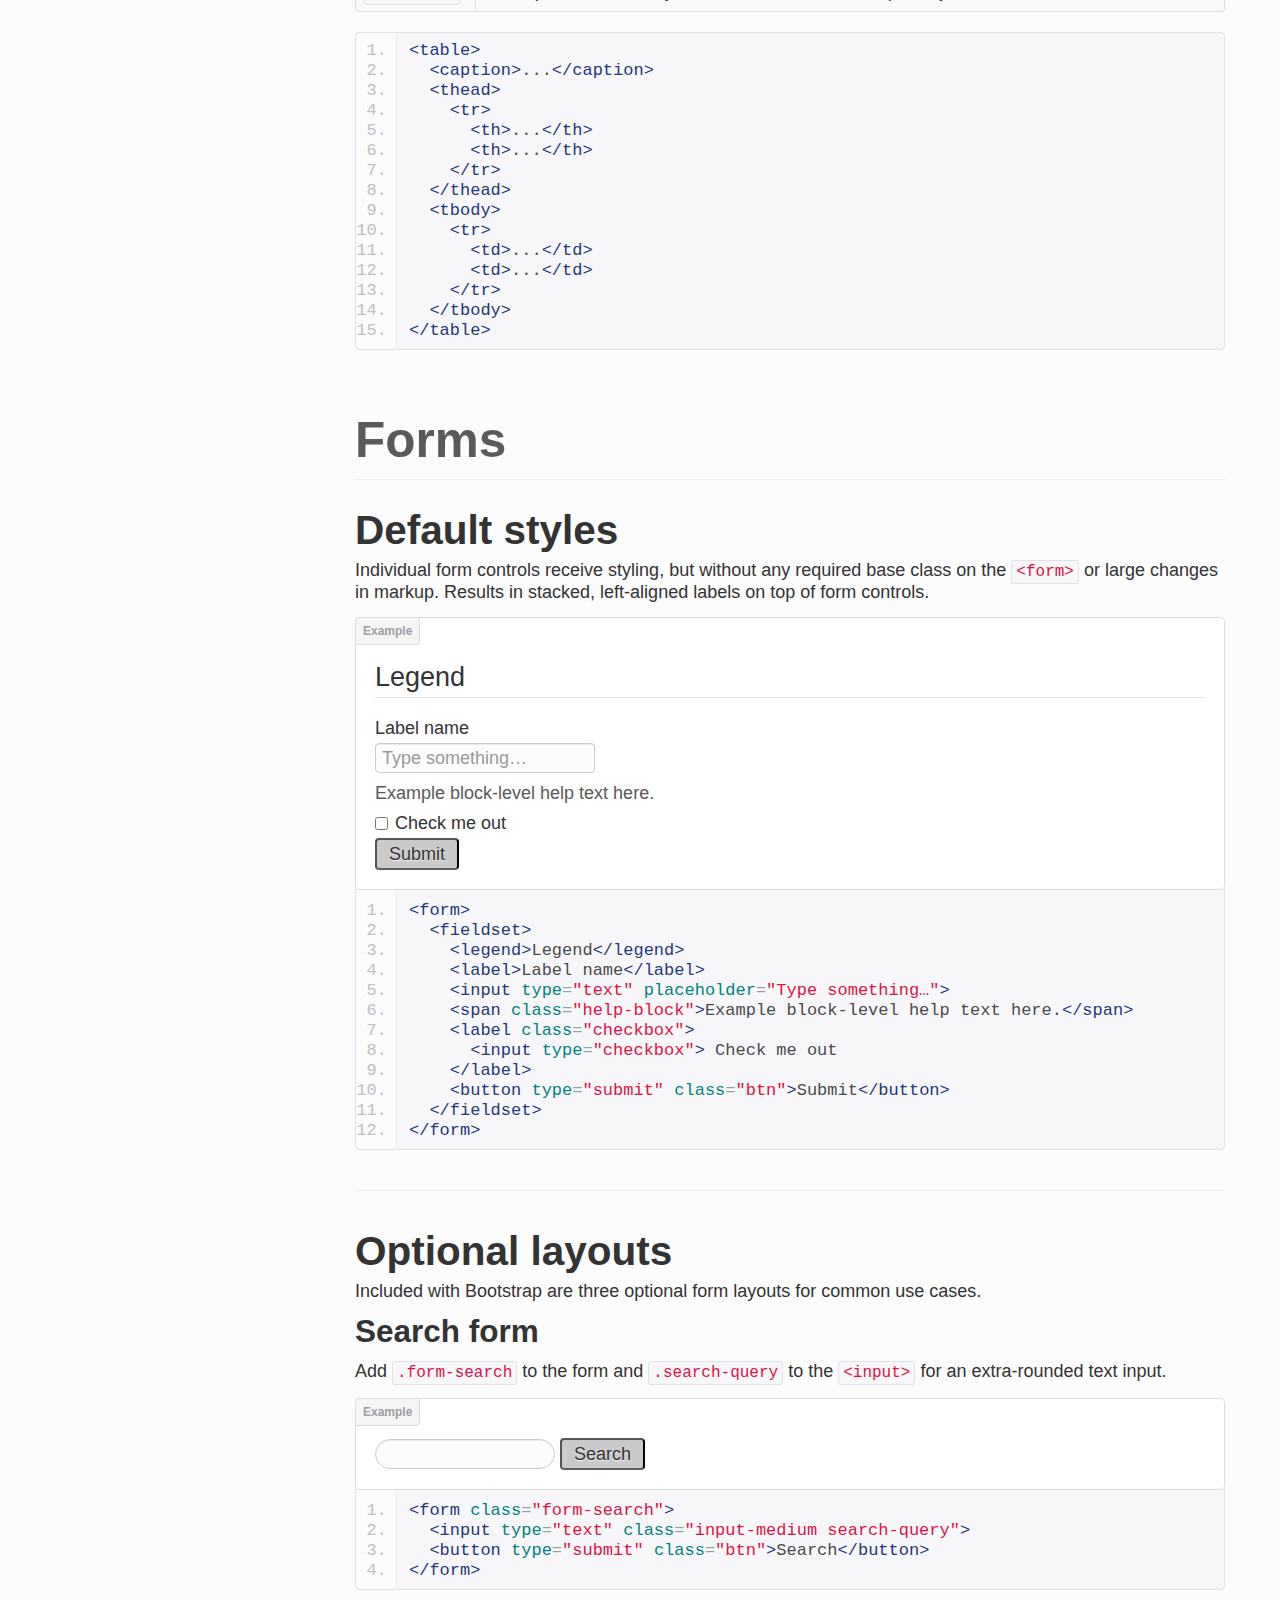
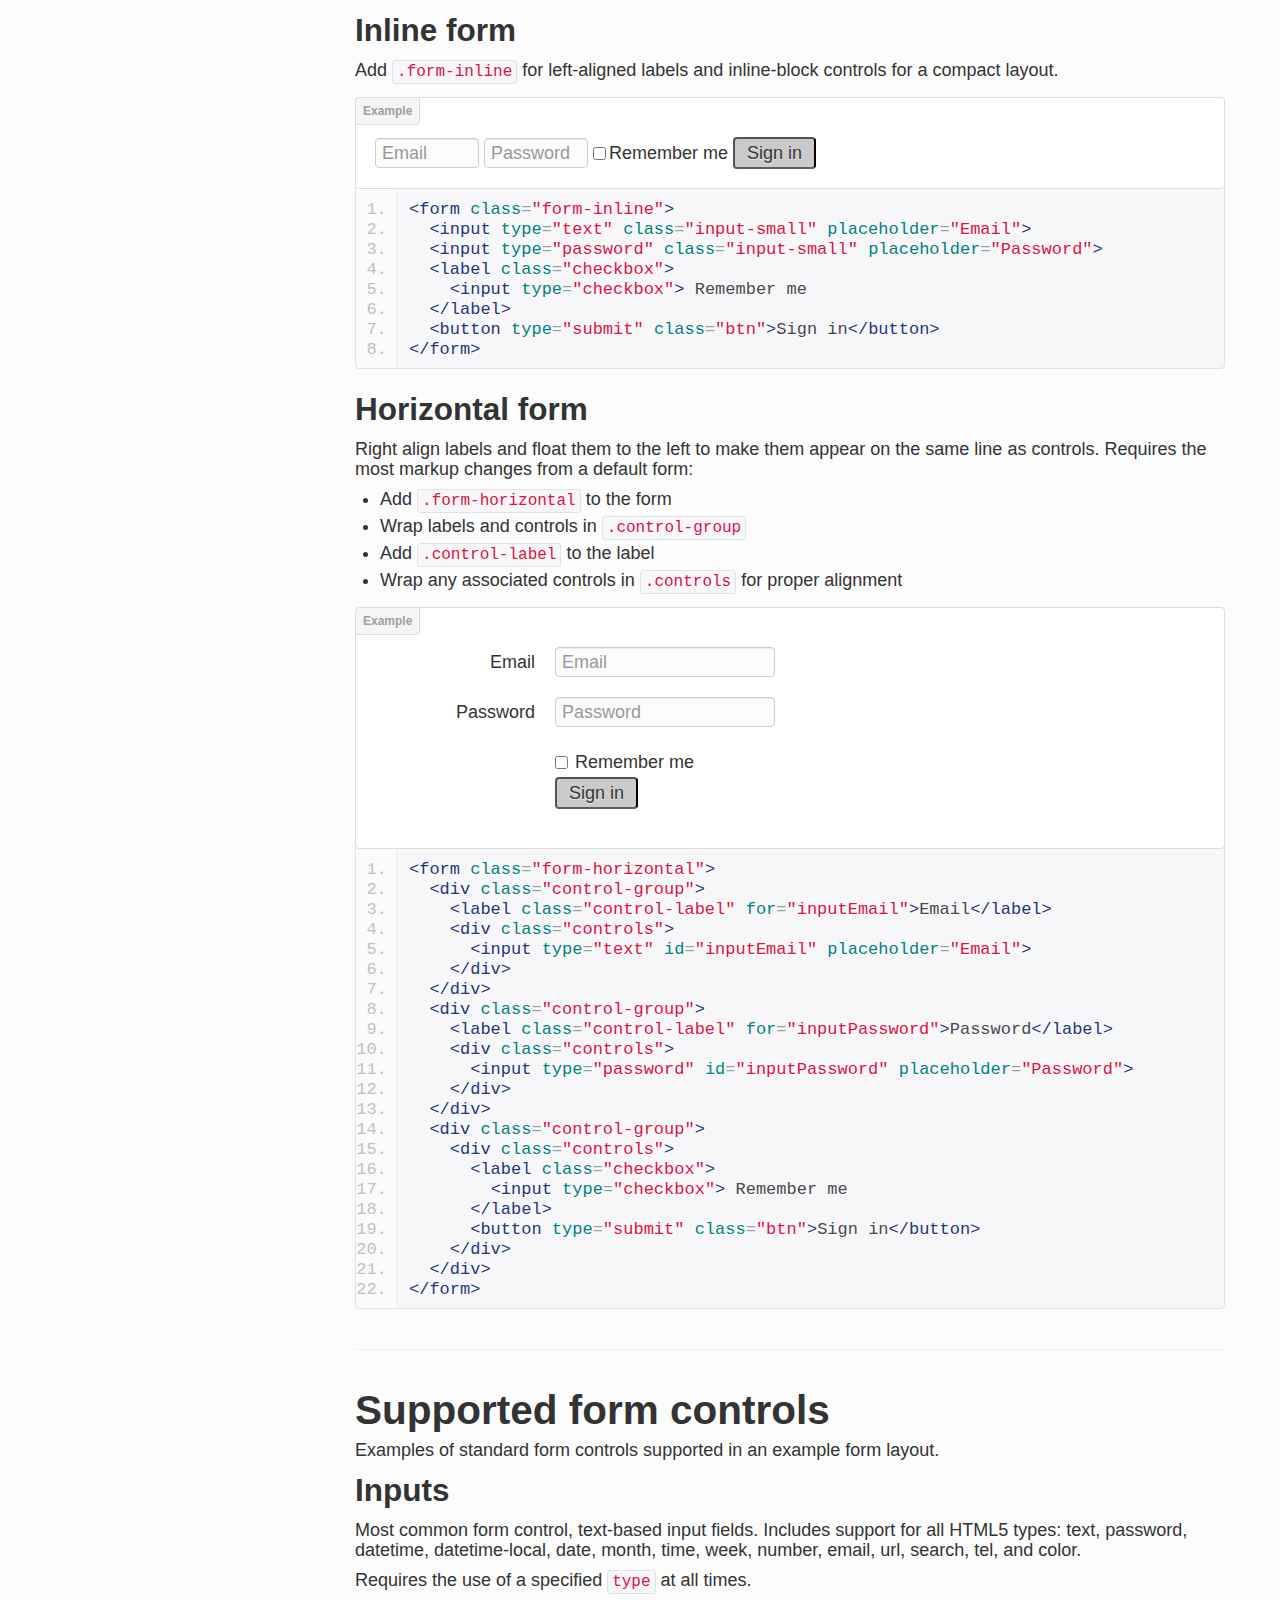
<file: bootstrap_master/docs/base-css.html>
<!DOCTYPE html>
<html lang="en">
  <head>
    <meta charset="utf-8">
    <title>Base · Bootstrap</title>
    <meta name="viewport" content="width=device-width, initial-scale=1.0">
    <meta name="description" content="">
    <meta name="author" content="">

    <!-- Le styles -->
    <link href="assets/css/bootstrap.css" rel="stylesheet">
    <link href="assets/css/bootstrap-responsive.css" rel="stylesheet">
    <link href="assets/css/docs.css" rel="stylesheet">
    <link href="assets/js/google-code-prettify/prettify.css" rel="stylesheet">

    <!-- Le HTML5 shim, for IE6-8 support of HTML5 elements -->
    <!--[if lt IE 9]>
      <script src="assets/js/html5shiv.js"></script>
    <![endif]-->

    <!-- Le fav and touch icons -->
    <link rel="apple-touch-icon-precomposed" sizes="144x144" href="assets/ico/apple-touch-icon-144-precomposed.png">
    <link rel="apple-touch-icon-precomposed" sizes="114x114" href="assets/ico/apple-touch-icon-114-precomposed.png">
      <link rel="apple-touch-icon-precomposed" sizes="72x72" href="assets/ico/apple-touch-icon-72-precomposed.png">
                    <link rel="apple-touch-icon-precomposed" href="assets/ico/apple-touch-icon-57-precomposed.png">
                                   <link rel="shortcut icon" href="assets/ico/favicon.png">

  </head>

  <body data-spy="scroll" data-target=".bs-docs-sidebar">

    <!-- Navbar
    ================================================== -->
    <div class="navbar navbar-inverse navbar-fixed-top">
      <div class="navbar-inner">
        <div class="container">
          <button type="button" class="btn btn-navbar" data-toggle="collapse" data-target=".nav-collapse">
            <span class="icon-bar"></span>
            <span class="icon-bar"></span>
            <span class="icon-bar"></span>
          </button>
          <a class="brand" href="./index.html">Bootstrap</a>
          <div class="nav-collapse collapse">
            <ul class="nav">
              <li class="">
                <a href="./index.html">Home</a>
              </li>
              <li class="">
                <a href="./getting-started.html">Get started</a>
              </li>
              <li class="">
                <a href="./scaffolding.html">Scaffolding</a>
              </li>
              <li class="active">
                <a href="./base-css.html">Base CSS</a>
              </li>
              <li class="">
                <a href="./components.html">Components</a>
              </li>
              <li class="">
                <a href="./javascript.html">JavaScript</a>
              </li>
              <li class="">
                <a href="./customize.html">Customize</a>
              </li>
            </ul>
          </div>
        </div>
      </div>
    </div>

<!-- Subhead
================================================== -->
<header class="jumbotron subhead" id="overview">
  <div class="container">
    <h1>Base CSS</h1>
    <p class="lead">Fundamental HTML elements styled and enhanced with extensible classes.</p>
  </div>
</header>


  <div class="container">

    <!-- Docs nav
    ================================================== -->
    <div class="row">
      <div class="span3 bs-docs-sidebar">
        <ul class="nav nav-list bs-docs-sidenav">
          <li><a href="#typography"><i class="icon-chevron-right"></i> Typography</a></li>
          <li><a href="#code"><i class="icon-chevron-right"></i> Code</a></li>
          <li><a href="#tables"><i class="icon-chevron-right"></i> Tables</a></li>
          <li><a href="#forms"><i class="icon-chevron-right"></i> Forms</a></li>
          <li><a href="#buttons"><i class="icon-chevron-right"></i> Buttons</a></li>
          <li><a href="#images"><i class="icon-chevron-right"></i> Images</a></li>
          <li><a href="#icons"><i class="icon-chevron-right"></i> Icons by Glyphicons</a></li>
        </ul>
      </div>
      <div class="span9">



        <!-- Typography
        ================================================== -->
        <section id="typography">
          <div class="page-header">
            <h1>Typography</h1>
          </div>

          <h2 id="headings">Headings</h2>
          <p>All HTML headings, <code>&lt;h1&gt;</code> through <code>&lt;h6&gt;</code> are available.</p>
          <div class="bs-docs-example">
            <h1>h1. Heading 1</h1>
            <h2>h2. Heading 2</h2>
            <h3>h3. Heading 3</h3>
            <h4>h4. Heading 4</h4>
            <h5>h5. Heading 5</h5>
            <h6>h6. Heading 6</h6>
          </div>

          <h2 id="body-copy">Body copy</h2>
          <p>Bootstrap's global default <code>font-size</code> is <strong>14px</strong>, with a <code>line-height</code> of <strong>20px</strong>. This is applied to the <code>&lt;body&gt;</code> and all paragraphs. In addition, <code>&lt;p&gt;</code> (paragraphs) receive a bottom margin of half their line-height (10px by default).</p>
          <div class="bs-docs-example">
            <p>Nullam quis risus eget urna mollis ornare vel eu leo. Cum sociis natoque penatibus et magnis dis parturient montes, nascetur ridiculus mus. Nullam id dolor id nibh ultricies vehicula.</p>
            <p>Cum sociis natoque penatibus et magnis dis parturient montes, nascetur ridiculus mus. Donec ullamcorper nulla non metus auctor fringilla. Duis mollis, est non commodo luctus, nisi erat porttitor ligula, eget lacinia odio sem nec elit. Donec ullamcorper nulla non metus auctor fringilla.</p>
            <p>Maecenas sed diam eget risus varius blandit sit amet non magna. Donec id elit non mi porta gravida at eget metus. Duis mollis, est non commodo luctus, nisi erat porttitor ligula, eget lacinia odio sem nec elit.</p>
          </div>
          <pre class="prettyprint">&lt;p&gt;...&lt;/p&gt;</pre>

          <h3>Lead body copy</h3>
          <p>Make a paragraph stand out by adding <code>.lead</code>.</p>
          <div class="bs-docs-example">
            <p class="lead">Vivamus sagittis lacus vel augue laoreet rutrum faucibus dolor auctor. Duis mollis, est non commodo luctus.</p>
          </div>
          <pre class="prettyprint">&lt;p class="lead"&gt;...&lt;/p&gt;</pre>

          <h3>Built with Less</h3>
          <p>The typographic scale is based on two LESS variables in <strong>variables.less</strong>: <code>@baseFontSize</code> and <code>@baseLineHeight</code>. The first is the base font-size used throughout and the second is the base line-height. We use those variables and some simple math to create the margins, paddings, and line-heights of all our type and more. Customize them and Bootstrap adapts.</p>


          <hr class="bs-docs-separator">


          <h2 id="emphasis">Emphasis</h2>
          <p>Make use of HTML's default emphasis tags with lightweight styles.</p>

          <h3><code>&lt;small&gt;</code></h3>
          <p>For de-emphasizing inline or blocks of text, <small>use the small tag.</small></p>
          <div class="bs-docs-example">
            <p><small>This line of text is meant to be treated as fine print.</small></p>
          </div>
<pre class="prettyprint">
&lt;p&gt;
  &lt;small&gt;This line of text is meant to be treated as fine print.&lt;/small&gt;
&lt;/p&gt;
</pre>

          <h3>Bold</h3>
          <p>For emphasizing a snippet of text with a heavier font-weight.</p>
          <div class="bs-docs-example">
            <p>The following snippet of text is <strong>rendered as bold text</strong>.</p>
          </div>
          <pre class="prettyprint">&lt;strong&gt;rendered as bold text&lt;/strong&gt;</pre>

          <h3>Italics</h3>
          <p>For emphasizing a snippet of text with italics.</p>
          <div class="bs-docs-example">
            <p>The following snippet of text is <em>rendered as italicized text</em>.</p>
          </div>
          <pre class="prettyprint">&lt;em&gt;rendered as italicized text&lt;/em&gt;</pre>

          <p><span class="label label-info">Heads up!</span> Feel free to use <code>&lt;b&gt;</code> and <code>&lt;i&gt;</code> in HTML5. <code>&lt;b&gt;</code> is meant to highlight words or phrases without conveying additional importance while <code>&lt;i&gt;</code> is mostly for voice, technical terms, etc.</p>

          <h3>Alignment classes</h3>
          <p>Easily realign text to components with text alignment classes.</p>
          <div class="bs-docs-example">
            <p class="text-left">Left aligned text.</p>
            <p class="text-center">Center aligned text.</p>
            <p class="text-right">Right aligned text.</p>
          </div>
<pre class="prettyprint linenums">
&lt;p class="text-left"&gt;Left aligned text.&lt;/p&gt;
&lt;p class="text-center"&gt;Center aligned text.&lt;/p&gt;
&lt;p class="text-right"&gt;Right aligned text.&lt;/p&gt;
</pre>

          <h3>Emphasis classes</h3>
          <p>Convey meaning through color with a handful of emphasis utility classes.</p>
          <div class="bs-docs-example">
            <p class="muted">Fusce dapibus, tellus ac cursus commodo, tortor mauris nibh.</p>
            <p class="text-warning">Etiam porta sem malesuada magna mollis euismod.</p>
            <p class="text-error">Donec ullamcorper nulla non metus auctor fringilla.</p>
            <p class="text-info">Aenean eu leo quam. Pellentesque ornare sem lacinia quam venenatis.</p>
            <p class="text-success">Duis mollis, est non commodo luctus, nisi erat porttitor ligula.</p>
          </div>
<pre class="prettyprint linenums">
&lt;p class="muted"&gt;Fusce dapibus, tellus ac cursus commodo, tortor mauris nibh.&lt;/p&gt;
&lt;p class="text-warning"&gt;Etiam porta sem malesuada magna mollis euismod.&lt;/p&gt;
&lt;p class="text-error"&gt;Donec ullamcorper nulla non metus auctor fringilla.&lt;/p&gt;
&lt;p class="text-info"&gt;Aenean eu leo quam. Pellentesque ornare sem lacinia quam venenatis.&lt;/p&gt;
&lt;p class="text-success"&gt;Duis mollis, est non commodo luctus, nisi erat porttitor ligula.&lt;/p&gt;
</pre>


          <hr class="bs-docs-separator">


          <h2 id="abbreviations">Abbreviations</h2>
          <p>Stylized implementation of HTML's <code>&lt;abbr&gt;</code> element for abbreviations and acronyms to show the expanded version on hover. Abbreviations with a <code>title</code> attribute have a light dotted bottom border and a help cursor on hover, providing additional context on hover.</p>

          <h3><code>&lt;abbr&gt;</code></h3>
          <p>For expanded text on long hover of an abbreviation, include the <code>title</code> attribute.</p>
          <div class="bs-docs-example">
            <p>An abbreviation of the word attribute is <abbr title="attribute">attr</abbr>.</p>
          </div>
          <pre class="prettyprint">&lt;abbr title="attribute"&gt;attr&lt;/abbr&gt;</pre>

          <h3><code>&lt;abbr class="initialism"&gt;</code></h3>
          <p>Add <code>.initialism</code> to an abbreviation for a slightly smaller font-size.</p>
          <div class="bs-docs-example">
            <p><abbr title="HyperText Markup Language" class="initialism">HTML</abbr> is the best thing since sliced bread.</p>
          </div>
          <pre class="prettyprint">&lt;abbr title="HyperText Markup Language" class="initialism"&gt;HTML&lt;/abbr&gt;</pre>


          <hr class="bs-docs-separator">


          <h2 id="addresses">Addresses</h2>
          <p>Present contact information for the nearest ancestor or the entire body of work.</p>

          <h3><code>&lt;address&gt;</code></h3>
          <p>Preserve formatting by ending all lines with <code>&lt;br&gt;</code>.</p>
          <div class="bs-docs-example">
            <address>
              <strong>Twitter, Inc.</strong><br>
              795 Folsom Ave, Suite 600<br>
              San Francisco, CA 94107<br>
              <abbr title="Phone">P:</abbr> (123) 456-7890
            </address>
            <address>
              <strong>Full Name</strong><br>
              <a href="mailto:#">first.last@example.com</a>
            </address>
          </div>
<pre class="prettyprint linenums">
&lt;address&gt;
  &lt;strong&gt;Twitter, Inc.&lt;/strong&gt;&lt;br&gt;
  795 Folsom Ave, Suite 600&lt;br&gt;
  San Francisco, CA 94107&lt;br&gt;
  &lt;abbr title="Phone"&gt;P:&lt;/abbr&gt; (123) 456-7890
&lt;/address&gt;

&lt;address&gt;
  &lt;strong&gt;Full Name&lt;/strong&gt;&lt;br&gt;
  &lt;a href="mailto:#"&gt;first.last@example.com&lt;/a&gt;
&lt;/address&gt;
</pre>


          <hr class="bs-docs-separator">


          <h2 id="blockquotes">Blockquotes</h2>
          <p>For quoting blocks of content from another source within your document.</p>

          <h3>Default blockquote</h3>
          <p>Wrap <code>&lt;blockquote&gt;</code> around any <abbr title="HyperText Markup Language">HTML</abbr> as the quote. For straight quotes we recommend a <code>&lt;p&gt;</code>.</p>
          <div class="bs-docs-example">
            <blockquote>
              <p>Lorem ipsum dolor sit amet, consectetur adipiscing elit. Integer posuere erat a ante.</p>
            </blockquote>
          </div>
<pre class="prettyprint linenums">
&lt;blockquote&gt;
  &lt;p&gt;Lorem ipsum dolor sit amet, consectetur adipiscing elit. Integer posuere erat a ante.&lt;/p&gt;
&lt;/blockquote&gt;
</pre>

          <h3>Blockquote options</h3>
          <p>Style and content changes for simple variations on a standard blockquote.</p>

          <h4>Naming a source</h4>
          <p>Add <code>&lt;small&gt;</code> tag for identifying the source. Wrap the name of the source work in <code>&lt;cite&gt;</code>.</p>
          <div class="bs-docs-example">
            <blockquote>
              <p>Lorem ipsum dolor sit amet, consectetur adipiscing elit. Integer posuere erat a ante.</p>
              <small>Someone famous in <cite title="Source Title">Source Title</cite></small>
            </blockquote>
          </div>
<pre class="prettyprint linenums">
&lt;blockquote&gt;
  &lt;p&gt;Lorem ipsum dolor sit amet, consectetur adipiscing elit. Integer posuere erat a ante.&lt;/p&gt;
  &lt;small&gt;Someone famous &lt;cite title="Source Title"&gt;Source Title&lt;/cite&gt;&lt;/small&gt;
&lt;/blockquote&gt;
</pre>

          <h4>Alternate displays</h4>
          <p>Use <code>.pull-right</code> for a floated, right-aligned blockquote.</p>
          <div class="bs-docs-example" style="overflow: hidden;">
            <blockquote class="pull-right">
              <p>Lorem ipsum dolor sit amet, consectetur adipiscing elit. Integer posuere erat a ante.</p>
              <small>Someone famous in <cite title="Source Title">Source Title</cite></small>
            </blockquote>
          </div>
<pre class="prettyprint linenums">
&lt;blockquote class="pull-right"&gt;
  ...
&lt;/blockquote&gt;
</pre>


          <hr class="bs-docs-separator">


          <!-- Lists -->
          <h2 id="lists">Lists</h2>

          <h3>Unordered</h3>
          <p>A list of items in which the order does <em>not</em> explicitly matter.</p>
          <div class="bs-docs-example">
            <ul>
              <li>Lorem ipsum dolor sit amet</li>
              <li>Consectetur adipiscing elit</li>
              <li>Integer molestie lorem at massa</li>
              <li>Facilisis in pretium nisl aliquet</li>
              <li>Nulla volutpat aliquam velit
                <ul>
                  <li>Phasellus iaculis neque</li>
                  <li>Purus sodales ultricies</li>
                  <li>Vestibulum laoreet porttitor sem</li>
                  <li>Ac tristique libero volutpat at</li>
                </ul>
              </li>
              <li>Faucibus porta lacus fringilla vel</li>
              <li>Aenean sit amet erat nunc</li>
              <li>Eget porttitor lorem</li>
            </ul>
          </div>
<pre class="prettyprint linenums">
&lt;ul&gt;
  &lt;li&gt;...&lt;/li&gt;
&lt;/ul&gt;
</pre>

          <h3>Ordered</h3>
          <p>A list of items in which the order <em>does</em> explicitly matter.</p>
          <div class="bs-docs-example">
            <ol>
              <li>Lorem ipsum dolor sit amet</li>
              <li>Consectetur adipiscing elit</li>
              <li>Integer molestie lorem at massa</li>
              <li>Facilisis in pretium nisl aliquet</li>
              <li>Nulla volutpat aliquam velit</li>
              <li>Faucibus porta lacus fringilla vel</li>
              <li>Aenean sit amet erat nunc</li>
              <li>Eget porttitor lorem</li>
            </ol>
          </div>
<pre class="prettyprint linenums">
&lt;ol&gt;
  &lt;li&gt;...&lt;/li&gt;
&lt;/ol&gt;
</pre>

        <h3>Unstyled</h3>
        <p>Remove the default <code>list-style</code> and left padding on list items (immediate children only).</p>
        <div class="bs-docs-example">
          <ul class="unstyled">
            <li>Lorem ipsum dolor sit amet</li>
            <li>Consectetur adipiscing elit</li>
            <li>Integer molestie lorem at massa</li>
            <li>Facilisis in pretium nisl aliquet</li>
            <li>Nulla volutpat aliquam velit
              <ul>
                <li>Phasellus iaculis neque</li>
                <li>Purus sodales ultricies</li>
                <li>Vestibulum laoreet porttitor sem</li>
                <li>Ac tristique libero volutpat at</li>
              </ul>
            </li>
            <li>Faucibus porta lacus fringilla vel</li>
            <li>Aenean sit amet erat nunc</li>
            <li>Eget porttitor lorem</li>
          </ul>
        </div>
<pre class="prettyprint linenums">
&lt;ul class="unstyled"&gt;
  &lt;li&gt;...&lt;/li&gt;
&lt;/ul&gt;
</pre>

        <h3>Inline</h3>
        <p>Place all list items on a single line with <code>inline-block</code> and some light padding.</p>
        <div class="bs-docs-example">
          <ul class="inline">
            <li>Lorem ipsum</li>
            <li>Phasellus iaculis</li>
            <li>Nulla volutpat</li>
          </ul>
        </div>
<pre class="prettyprint linenums">
&lt;ul class="inline"&gt;
  &lt;li&gt;...&lt;/li&gt;
&lt;/ul&gt;
</pre>

        <h3>Description</h3>
        <p>A list of terms with their associated descriptions.</p>
        <div class="bs-docs-example">
          <dl>
            <dt>Description lists</dt>
            <dd>A description list is perfect for defining terms.</dd>
            <dt>Euismod</dt>
            <dd>Vestibulum id ligula porta felis euismod semper eget lacinia odio sem nec elit.</dd>
            <dd>Donec id elit non mi porta gravida at eget metus.</dd>
            <dt>Malesuada porta</dt>
            <dd>Etiam porta sem malesuada magna mollis euismod.</dd>
          </dl>
        </div>
<pre class="prettyprint linenums">
&lt;dl&gt;
  &lt;dt&gt;...&lt;/dt&gt;
  &lt;dd&gt;...&lt;/dd&gt;
&lt;/dl&gt;
</pre>

        <h4>Horizontal description</h4>
        <p>Make terms and descriptions in <code>&lt;dl&gt;</code> line up side-by-side.</p>
        <div class="bs-docs-example">
          <dl class="dl-horizontal">
            <dt>Description lists</dt>
            <dd>A description list is perfect for defining terms.</dd>
            <dt>Euismod</dt>
            <dd>Vestibulum id ligula porta felis euismod semper eget lacinia odio sem nec elit.</dd>
            <dd>Donec id elit non mi porta gravida at eget metus.</dd>
            <dt>Malesuada porta</dt>
            <dd>Etiam porta sem malesuada magna mollis euismod.</dd>
            <dt>Felis euismod semper eget lacinia</dt>
            <dd>Fusce dapibus, tellus ac cursus commodo, tortor mauris condimentum nibh, ut fermentum massa justo sit amet risus.</dd>
          </dl>
        </div>
<pre class="prettyprint linenums">
&lt;dl class="dl-horizontal"&gt;
  &lt;dt&gt;...&lt;/dt&gt;
  &lt;dd&gt;...&lt;/dd&gt;
&lt;/dl&gt;
</pre>
        <p>
          <span class="label label-info">Heads up!</span>
          Horizontal description lists will truncate terms that are too long to fit in the left column fix <code>text-overflow</code>. In narrower viewports, they will change to the default stacked layout.
        </p>
      </section>



        <!-- Code
        ================================================== -->
        <section id="code">
          <div class="page-header">
            <h1>Code</h1>
          </div>

          <h2>Inline</h2>
          <p>Wrap inline snippets of code with <code>&lt;code&gt;</code>.</p>
<div class="bs-docs-example">
  For example, <code>&lt;section&gt;</code> should be wrapped as inline.
</div>
<pre class="prettyprint linenums">
For example, &lt;code&gt;&amp;lt;section&amp;gt;&lt;/code&gt; should be wrapped as inline.
</pre>

          <h2>Basic block</h2>
          <p>Use <code>&lt;pre&gt;</code> for multiple lines of code. Be sure to escape any angle brackets in the code for proper rendering.</p>
<div class="bs-docs-example">
  <pre>&lt;p&gt;Sample text here...&lt;/p&gt;</pre>
</div>
<pre class="prettyprint linenums" style="margin-bottom: 9px;">
&lt;pre&gt;
  &amp;lt;p&amp;gt;Sample text here...&amp;lt;/p&amp;gt;
&lt;/pre&gt;
</pre>
          <p><span class="label label-info">Heads up!</span> Be sure to keep code within <code>&lt;pre&gt;</code> tags as close to the left as possible; it will render all tabs.</p>
          <p>You may optionally add the <code>.pre-scrollable</code> class which will set a max-height of 350px and provide a y-axis scrollbar.</p>
        </section>



        <!-- Tables
        ================================================== -->
        <section id="tables">
          <div class="page-header">
            <h1>Tables</h1>
          </div>

          <h2>Default styles</h2>
          <p>For basic styling&mdash;light padding and only horizontal dividers&mdash;add the base class <code>.table</code> to any <code>&lt;table&gt;</code>.</p>
          <div class="bs-docs-example">
            <table class="table">
              <thead>
                <tr>
                  <th>#</th>
                  <th>First Name</th>
                  <th>Last Name</th>
                  <th>Username</th>
                </tr>
              </thead>
              <tbody>
                <tr>
                  <td>1</td>
                  <td>Mark</td>
                  <td>Otto</td>
                  <td>@mdo</td>
                </tr>
                <tr>
                  <td>2</td>
                  <td>Jacob</td>
                  <td>Thornton</td>
                  <td>@fat</td>
                </tr>
                <tr>
                  <td>3</td>
                  <td>Larry</td>
                  <td>the Bird</td>
                  <td>@twitter</td>
                </tr>
              </tbody>
            </table>
          </div>
<pre class="prettyprint linenums">
&lt;table class="table"&gt;
  …
&lt;/table&gt;
</pre>


          <hr class="bs-docs-separator">


          <h2>Optional classes</h2>
          <p>Add any of the following classes to the <code>.table</code> base class.</p>

          <h3><code>.table-striped</code></h3>
          <p>Adds zebra-striping to any table row within the <code>&lt;tbody&gt;</code> via the <code>:nth-child</code> CSS selector (not available in IE7-8).</p>
          <div class="bs-docs-example">
            <table class="table table-striped">
              <thead>
                <tr>
                  <th>#</th>
                  <th>First Name</th>
                  <th>Last Name</th>
                  <th>Username</th>
                </tr>
              </thead>
              <tbody>
                <tr>
                  <td>1</td>
                  <td>Mark</td>
                  <td>Otto</td>
                  <td>@mdo</td>
                </tr>
                <tr>
                  <td>2</td>
                  <td>Jacob</td>
                  <td>Thornton</td>
                  <td>@fat</td>
                </tr>
                <tr>
                  <td>3</td>
                  <td>Larry</td>
                  <td>the Bird</td>
                  <td>@twitter</td>
                </tr>
              </tbody>
            </table>
          </div>
<pre class="prettyprint linenums" style="margin-bottom: 18px;">
&lt;table class="table table-striped"&gt;
  …
&lt;/table&gt;
</pre>

          <h3><code>.table-bordered</code></h3>
          <p>Add borders and rounded corners to the table.</p>
          <div class="bs-docs-example">
            <table class="table table-bordered">
              <thead>
                <tr>
                  <th>#</th>
                  <th>First Name</th>
                  <th>Last Name</th>
                  <th>Username</th>
                </tr>
              </thead>
              <tbody>
                <tr>
                  <td rowspan="2">1</td>
                  <td>Mark</td>
                  <td>Otto</td>
                  <td>@mdo</td>
                </tr>
                <tr>
                  <td>Mark</td>
                  <td>Otto</td>
                  <td>@TwBootstrap</td>
                </tr>
                <tr>
                  <td>2</td>
                  <td>Jacob</td>
                  <td>Thornton</td>
                  <td>@fat</td>
                </tr>
                <tr>
                  <td>3</td>
                  <td colspan="2">Larry the Bird</td>
                  <td>@twitter</td>
                </tr>
              </tbody>
            </table>
          </div>
<pre class="prettyprint linenums">
&lt;table class="table table-bordered"&gt;
  …
&lt;/table&gt;
</pre>

          <h3><code>.table-hover</code></h3>
          <p>Enable a hover state on table rows within a <code>&lt;tbody&gt;</code>.</p>
          <div class="bs-docs-example">
            <table class="table table-hover">
              <thead>
                <tr>
                  <th>#</th>
                  <th>First Name</th>
                  <th>Last Name</th>
                  <th>Username</th>
                </tr>
              </thead>
              <tbody>
                <tr>
                  <td>1</td>
                  <td>Mark</td>
                  <td>Otto</td>
                  <td>@mdo</td>
                </tr>
                <tr>
                  <td>2</td>
                  <td>Jacob</td>
                  <td>Thornton</td>
                  <td>@fat</td>
                </tr>
                <tr>
                  <td>3</td>
                  <td colspan="2">Larry the Bird</td>
                  <td>@twitter</td>
                </tr>
              </tbody>
            </table>
          </div>
<pre class="prettyprint linenums" style="margin-bottom: 18px;">
&lt;table class="table table-hover"&gt;
  …
&lt;/table&gt;
</pre>

          <h3><code>.table-condensed</code></h3>
          <p>Makes tables more compact by cutting cell padding in half.</p>
          <div class="bs-docs-example">
            <table class="table table-condensed">
              <thead>
                <tr>
                  <th>#</th>
                  <th>First Name</th>
                  <th>Last Name</th>
                  <th>Username</th>
                </tr>
              </thead>
              <tbody>
                <tr>
                  <td>1</td>
                  <td>Mark</td>
                  <td>Otto</td>
                  <td>@mdo</td>
                </tr>
                <tr>
                  <td>2</td>
                  <td>Jacob</td>
                  <td>Thornton</td>
                  <td>@fat</td>
                </tr>
                <tr>
                  <td>3</td>
                  <td colspan="2">Larry the Bird</td>
                  <td>@twitter</td>
                </tr>
              </tbody>
            </table>
          </div>
<pre class="prettyprint linenums" style="margin-bottom: 18px;">
&lt;table class="table table-condensed"&gt;
  …
&lt;/table&gt;
</pre>


          <hr class="bs-docs-separator">


          <h2>Optional row classes</h2>
          <p>Use contextual classes to color table rows.</p>
          <table class="table table-bordered table-striped">
            <colgroup>
              <col class="span1">
              <col class="span7">
            </colgroup>
            <thead>
              <tr>
                <th>Class</th>
                <th>Description</th>
              </tr>
            </thead>
            <tbody>
              <tr>
                <td>
                  <code>.success</code>
                </td>
                <td>Indicates a successful or positive action.</td>
              </tr>
              <tr>
                <td>
                  <code>.error</code>
                </td>
                <td>Indicates a dangerous or potentially negative action.</td>
              </tr>
              <tr>
                <td>
                  <code>.warning</code>
                </td>
                <td>Indicates a warning that might need attention.</td>
              </tr>
              <tr>
                <td>
                  <code>.info</code>
                </td>
                <td>Used as an alternative to the default styles.</td>
              </tr>
            </tbody>
          </table>
          <div class="bs-docs-example">
            <table class="table">
              <thead>
                <tr>
                  <th>#</th>
                  <th>Product</th>
                  <th>Payment Taken</th>
                  <th>Status</th>
                </tr>
              </thead>
              <tbody>
                <tr class="success">
                  <td>1</td>
                  <td>TB - Monthly</td>
                  <td>01/04/2012</td>
                  <td>Approved</td>
                </tr>
                <tr class="error">
                  <td>2</td>
                  <td>TB - Monthly</td>
                  <td>02/04/2012</td>
                  <td>Declined</td>
                </tr>
                <tr class="warning">
                  <td>3</td>
                  <td>TB - Monthly</td>
                  <td>03/04/2012</td>
                  <td>Pending</td>
                </tr>
                <tr class="info">
                  <td>4</td>
                  <td>TB - Monthly</td>
                  <td>04/04/2012</td>
                  <td>Call in to confirm</td>
                </tr>
              </tbody>
            </table>
          </div>
<pre class="prettyprint linenums">
...
  &lt;tr class="success"&gt;
    &lt;td&gt;1&lt;/td&gt;
    &lt;td&gt;TB - Monthly&lt;/td&gt;
    &lt;td&gt;01/04/2012&lt;/td&gt;
    &lt;td&gt;Approved&lt;/td&gt;
  &lt;/tr&gt;
...
</pre>


          <hr class="bs-docs-separator">


          <h2>Supported table markup</h2>
          <p>List of supported table HTML elements and how they should be used.</p>
          <table class="table table-bordered table-striped">
            <colgroup>
              <col class="span1">
              <col class="span7">
            </colgroup>
            <thead>
              <tr>
                <th>Tag</th>
                <th>Description</th>
              </tr>
            </thead>
            <tbody>
              <tr>
                <td>
                  <code>&lt;table&gt;</code>
                </td>
                <td>
                  Wrapping element for displaying data in a tabular format
                </td>
              </tr>
              <tr>
                <td>
                  <code>&lt;thead&gt;</code>
                </td>
                <td>
                  Container element for table header rows (<code>&lt;tr&gt;</code>) to label table columns
                </td>
              </tr>
              <tr>
                <td>
                  <code>&lt;tbody&gt;</code>
                </td>
                <td>
                  Container element for table rows (<code>&lt;tr&gt;</code>) in the body of the table
                </td>
              </tr>
              <tr>
                <td>
                  <code>&lt;tr&gt;</code>
                </td>
                <td>
                  Container element for a set of table cells (<code>&lt;td&gt;</code> or <code>&lt;th&gt;</code>) that appears on a single row
                </td>
              </tr>
              <tr>
                <td>
                  <code>&lt;td&gt;</code>
                </td>
                <td>
                  Default table cell
                </td>
              </tr>
              <tr>
                <td>
                  <code>&lt;th&gt;</code>
                </td>
                <td>
                  Special table cell for column (or row, depending on scope and placement) labels
                </td>
              </tr>
              <tr>
                <td>
                  <code>&lt;caption&gt;</code>
                </td>
                <td>
                  Description or summary of what the table holds, especially useful for screen readers
                </td>
              </tr>
            </tbody>
          </table>
<pre class="prettyprint linenums">
&lt;table&gt;
  &lt;caption&gt;...&lt;/caption&gt;
  &lt;thead&gt;
    &lt;tr&gt;
      &lt;th&gt;...&lt;/th&gt;
      &lt;th&gt;...&lt;/th&gt;
    &lt;/tr&gt;
  &lt;/thead&gt;
  &lt;tbody&gt;
    &lt;tr&gt;
      &lt;td&gt;...&lt;/td&gt;
      &lt;td&gt;...&lt;/td&gt;
    &lt;/tr&gt;
  &lt;/tbody&gt;
&lt;/table&gt;
</pre>

        </section>



        <!-- Forms
        ================================================== -->
        <section id="forms">
          <div class="page-header">
            <h1>Forms</h1>
          </div>

          <h2>Default styles</h2>
          <p>Individual form controls receive styling, but without any required base class on the <code>&lt;form&gt;</code> or large changes in markup. Results in stacked, left-aligned labels on top of form controls.</p>
          <form class="bs-docs-example">
            <fieldset>
              <legend>Legend</legend>
              <label>Label name</label>
              <input type="text" placeholder="Type something…">
              <span class="help-block">Example block-level help text here.</span>
              <label class="checkbox">
                <input type="checkbox"> Check me out
              </label>
              <button type="submit" class="btn">Submit</button>
            </fieldset>
          </form>
<pre class="prettyprint linenums">
&lt;form&gt;
  &lt;fieldset&gt;
    &lt;legend&gt;Legend&lt;/legend&gt;
    &lt;label&gt;Label name&lt;/label&gt;
    &lt;input type="text" placeholder="Type something…"&gt;
    &lt;span class="help-block"&gt;Example block-level help text here.&lt;/span&gt;
    &lt;label class="checkbox"&gt;
      &lt;input type="checkbox"&gt; Check me out
    &lt;/label&gt;
    &lt;button type="submit" class="btn"&gt;Submit&lt;/button&gt;
  &lt;/fieldset&gt;
&lt;/form&gt;
</pre>


          <hr class="bs-docs-separator">


          <h2>Optional layouts</h2>
          <p>Included with Bootstrap are three optional form layouts for common use cases.</p>

          <h3>Search form</h3>
          <p>Add <code>.form-search</code> to the form and <code>.search-query</code> to the <code>&lt;input&gt;</code> for an extra-rounded text input.</p>
          <form class="bs-docs-example form-search">
            <input type="text" class="input-medium search-query">
            <button type="submit" class="btn">Search</button>
          </form>
<pre class="prettyprint linenums">
&lt;form class="form-search"&gt;
  &lt;input type="text" class="input-medium search-query"&gt;
  &lt;button type="submit" class="btn"&gt;Search&lt;/button&gt;
&lt;/form&gt;
</pre>

          <h3>Inline form</h3>
          <p>Add <code>.form-inline</code> for left-aligned labels and inline-block controls for a compact layout.</p>
          <form class="bs-docs-example form-inline">
            <input type="text" class="input-small" placeholder="Email">
            <input type="password" class="input-small" placeholder="Password">
            <label class="checkbox">
              <input type="checkbox"> Remember me
            </label>
            <button type="submit" class="btn">Sign in</button>
          </form>
<pre class="prettyprint linenums">
&lt;form class="form-inline"&gt;
  &lt;input type="text" class="input-small" placeholder="Email"&gt;
  &lt;input type="password" class="input-small" placeholder="Password"&gt;
  &lt;label class="checkbox"&gt;
    &lt;input type="checkbox"&gt; Remember me
  &lt;/label&gt;
  &lt;button type="submit" class="btn"&gt;Sign in&lt;/button&gt;
&lt;/form&gt;
</pre>

          <h3>Horizontal form</h3>
          <p>Right align labels and float them to the left to make them appear on the same line as controls. Requires the most markup changes from a default form:</p>
          <ul>
            <li>Add <code>.form-horizontal</code> to the form</li>
            <li>Wrap labels and controls in <code>.control-group</code></li>
            <li>Add <code>.control-label</code> to the label</li>
            <li>Wrap any associated controls in <code>.controls</code> for proper alignment</li>
          </ul>
          <form class="bs-docs-example form-horizontal">
            <div class="control-group">
              <label class="control-label" for="inputEmail">Email</label>
              <div class="controls">
                <input type="text" id="inputEmail" placeholder="Email">
              </div>
            </div>
            <div class="control-group">
              <label class="control-label" for="inputPassword">Password</label>
              <div class="controls">
                <input type="password" id="inputPassword" placeholder="Password">
              </div>
            </div>
            <div class="control-group">
              <div class="controls">
                <label class="checkbox">
                  <input type="checkbox"> Remember me
                </label>
                <button type="submit" class="btn">Sign in</button>
              </div>
            </div>
          </form>
<pre class="prettyprint linenums">
&lt;form class="form-horizontal"&gt;
  &lt;div class="control-group"&gt;
    &lt;label class="control-label" for="inputEmail"&gt;Email&lt;/label&gt;
    &lt;div class="controls"&gt;
      &lt;input type="text" id="inputEmail" placeholder="Email"&gt;
    &lt;/div&gt;
  &lt;/div&gt;
  &lt;div class="control-group"&gt;
    &lt;label class="control-label" for="inputPassword"&gt;Password&lt;/label&gt;
    &lt;div class="controls"&gt;
      &lt;input type="password" id="inputPassword" placeholder="Password"&gt;
    &lt;/div&gt;
  &lt;/div&gt;
  &lt;div class="control-group"&gt;
    &lt;div class="controls"&gt;
      &lt;label class="checkbox"&gt;
        &lt;input type="checkbox"&gt; Remember me
      &lt;/label&gt;
      &lt;button type="submit" class="btn"&gt;Sign in&lt;/button&gt;
    &lt;/div&gt;
  &lt;/div&gt;
&lt;/form&gt;
</pre>


          <hr class="bs-docs-separator">


          <h2>Supported form controls</h2>
          <p>Examples of standard form controls supported in an example form layout.</p>

          <h3>Inputs</h3>
          <p>Most common form control, text-based input fields. Includes support for all HTML5 types: text, password, datetime, datetime-local, date, month, time, week, number, email, url, search, tel, and color.</p>
          <p>Requires the use of a specified <code>type</code> at all times.</p>
          <form class="bs-docs-example form-inline">
            <input type="text" placeholder="Text input">
          </form>
<pre class="prettyprint linenums">
&lt;input type="text" placeholder="Text input"&gt;
</pre>

          <h3>Textarea</h3>
          <p>Form control which supports multiple lines of text. Change <code>rows</code> attribute as necessary.</p>
          <form class="bs-docs-example form-inline">
            <textarea rows="3"></textarea>
          </form>
<pre class="prettyprint linenums">
&lt;textarea rows="3"&gt;&lt;/textarea&gt;
</pre>

          <h3>Checkboxes and radios</h3>
          <p>Checkboxes are for selecting one or several options in a list while radios are for selecting one option from many.</p>
          <h4>Default (stacked)</h4>
          <form class="bs-docs-example">
            <label class="checkbox">
              <input type="checkbox" value="">
              Option one is this and that&mdash;be sure to include why it's great
            </label>
            <br>
            <label class="radio">
              <input type="radio" name="optionsRadios" id="optionsRadios1" value="option1" checked>
              Option one is this and that&mdash;be sure to include why it's great
            </label>
            <label class="radio">
              <input type="radio" name="optionsRadios" id="optionsRadios2" value="option2">
              Option two can be something else and selecting it will deselect option one
            </label>
          </form>
<pre class="prettyprint linenums">
&lt;label class="checkbox"&gt;
  &lt;input type="checkbox" value=""&gt;
  Option one is this and that&mdash;be sure to include why it's great
&lt;/label&gt;

&lt;label class="radio"&gt;
  &lt;input type="radio" name="optionsRadios" id="optionsRadios1" value="option1" checked&gt;
  Option one is this and that&mdash;be sure to include why it's great
&lt;/label&gt;
&lt;label class="radio"&gt;
  &lt;input type="radio" name="optionsRadios" id="optionsRadios2" value="option2"&gt;
  Option two can be something else and selecting it will deselect option one
&lt;/label&gt;
</pre>

          <h4>Inline checkboxes</h4>
          <p>Add the <code>.inline</code> class to a series of checkboxes or radios for controls appear on the same line.</p>
          <form class="bs-docs-example">
            <label class="checkbox inline">
              <input type="checkbox" id="inlineCheckbox1" value="option1"> 1
            </label>
            <label class="checkbox inline">
              <input type="checkbox" id="inlineCheckbox2" value="option2"> 2
            </label>
            <label class="checkbox inline">
              <input type="checkbox" id="inlineCheckbox3" value="option3"> 3
            </label>
          </form>
<pre class="prettyprint linenums">
&lt;label class="checkbox inline"&gt;
  &lt;input type="checkbox" id="inlineCheckbox1" value="option1"&gt; 1
&lt;/label&gt;
&lt;label class="checkbox inline"&gt;
  &lt;input type="checkbox" id="inlineCheckbox2" value="option2"&gt; 2
&lt;/label&gt;
&lt;label class="checkbox inline"&gt;
  &lt;input type="checkbox" id="inlineCheckbox3" value="option3"&gt; 3
&lt;/label&gt;
</pre>

          <h3>Selects</h3>
          <p>Use the default option or specify a <code>multiple="multiple"</code> to show multiple options at once.</p>
          <form class="bs-docs-example">
            <select>
              <option>1</option>
              <option>2</option>
              <option>3</option>
              <option>4</option>
              <option>5</option>
            </select>
            <br>
            <select multiple="multiple">
              <option>1</option>
              <option>2</option>
              <option>3</option>
              <option>4</option>
              <option>5</option>
            </select>
          </form>
<pre class="prettyprint linenums">
&lt;select&gt;
  &lt;option&gt;1&lt;/option&gt;
  &lt;option&gt;2&lt;/option&gt;
  &lt;option&gt;3&lt;/option&gt;
  &lt;option&gt;4&lt;/option&gt;
  &lt;option&gt;5&lt;/option&gt;
&lt;/select&gt;

&lt;select multiple="multiple"&gt;
  &lt;option&gt;1&lt;/option&gt;
  &lt;option&gt;2&lt;/option&gt;
  &lt;option&gt;3&lt;/option&gt;
  &lt;option&gt;4&lt;/option&gt;
  &lt;option&gt;5&lt;/option&gt;
&lt;/select&gt;
</pre>


          <hr class="bs-docs-separator">


          <h2>Extending form controls</h2>
          <p>Adding on top of existing browser controls, Bootstrap includes other useful form components.</p>

          <h3>Prepended and appended inputs</h3>
          <p>Add text or buttons before or after any text-based input. Do note that <code>select</code> elements are not supported here.</p>

          <h4>Default options</h4>
          <p>Wrap an <code>.add-on</code> and an <code>input</code> with one of two classes to prepend or append text to an input.</p>
          <form class="bs-docs-example">
            <div class="input-prepend">
              <span class="add-on">@</span>
              <input class="span2" id="prependedInput" type="text" placeholder="Username">
            </div>
            <br>
            <div class="input-append">
              <input class="span2" id="appendedInput" type="text">
              <span class="add-on">.00</span>
            </div>
          </form>
<pre class="prettyprint linenums">
&lt;div class="input-prepend"&gt;
  &lt;span class="add-on"&gt;@&lt;/span&gt;
  &lt;input class="span2" id="prependedInput" type="text" placeholder="Username"&gt;
&lt;/div&gt;
&lt;div class="input-append"&gt;
  &lt;input class="span2" id="appendedInput" type="text"&gt;
  &lt;span class="add-on"&gt;.00&lt;/span&gt;
&lt;/div&gt;
</pre>

          <h4>Combined</h4>
          <p>Use both classes and two instances of <code>.add-on</code> to prepend and append an input.</p>
          <form class="bs-docs-example form-inline">
            <div class="input-prepend input-append">
              <span class="add-on">$</span>
              <input class="span2" id="appendedPrependedInput" type="text">
              <span class="add-on">.00</span>
            </div>
          </form>
<pre class="prettyprint linenums">
&lt;div class="input-prepend input-append"&gt;
  &lt;span class="add-on"&gt;$&lt;/span&gt;
  &lt;input class="span2" id="appendedPrependedInput" type="text"&gt;
  &lt;span class="add-on"&gt;.00&lt;/span&gt;
&lt;/div&gt;
</pre>

          <h4>Buttons instead of text</h4>
          <p>Instead of a <code>&lt;span&gt;</code> with text, use a <code>.btn</code> to attach a button (or two) to an input.</p>
          <form class="bs-docs-example">
            <div class="input-append">
              <input class="span2" id="appendedInputButton" type="text">
              <button class="btn" type="button">Go!</button>
            </div>
          </form>
<pre class="prettyprint linenums">
&lt;div class="input-append"&gt;
  &lt;input class="span2" id="appendedInputButton" type="text"&gt;
  &lt;button class="btn" type="button"&gt;Go!&lt;/button&gt;
&lt;/div&gt;
</pre>
          <form class="bs-docs-example">
            <div class="input-append">
              <input class="span2" id="appendedInputButtons" type="text">
              <button class="btn" type="button">Search</button>
              <button class="btn" type="button">Options</button>
            </div>
          </form>
<pre class="prettyprint linenums">
&lt;div class="input-append"&gt;
  &lt;input class="span2" id="appendedInputButtons" type="text"&gt;
  &lt;button class="btn" type="button"&gt;Search&lt;/button&gt;
  &lt;button class="btn" type="button"&gt;Options&lt;/button&gt;
&lt;/div&gt;
</pre>

          <h4>Button dropdowns</h4>
          <p></p>
          <form class="bs-docs-example">
            <div class="input-append">
              <input class="span2" id="appendedDropdownButton" type="text">
              <div class="btn-group">
                <button class="btn dropdown-toggle" data-toggle="dropdown">Action <span class="caret"></span></button>
                <ul class="dropdown-menu">
                  <li><a href="#">Action</a></li>
                  <li><a href="#">Another action</a></li>
                  <li><a href="#">Something else here</a></li>
                  <li class="divider"></li>
                  <li><a href="#">Separated link</a></li>
                </ul>
              </div><!-- /btn-group -->
            </div><!-- /input-append -->
          </form>
<pre class="prettyprint linenums">
&lt;div class="input-append"&gt;
  &lt;input class="span2" id="appendedDropdownButton" type="text"&gt;
  &lt;div class="btn-group"&gt;
    &lt;button class="btn dropdown-toggle" data-toggle="dropdown"&gt;
      Action
      &lt;span class="caret"&gt;&lt;/span&gt;
    &lt;/button&gt;
    &lt;ul class="dropdown-menu"&gt;
      ...
    &lt;/ul&gt;
  &lt;/div&gt;
&lt;/div&gt;
</pre>

          <form class="bs-docs-example">
            <div class="input-prepend">
              <div class="btn-group">
                <button class="btn dropdown-toggle" data-toggle="dropdown">Action <span class="caret"></span></button>
                <ul class="dropdown-menu">
                  <li><a href="#">Action</a></li>
                  <li><a href="#">Another action</a></li>
                  <li><a href="#">Something else here</a></li>
                  <li class="divider"></li>
                  <li><a href="#">Separated link</a></li>
                </ul>
              </div><!-- /btn-group -->
              <input class="span2" id="prependedDropdownButton" type="text">
            </div><!-- /input-prepend -->
          </form>
<pre class="prettyprint linenums">
&lt;div class="input-prepend"&gt;
  &lt;div class="btn-group"&gt;
    &lt;button class="btn dropdown-toggle" data-toggle="dropdown"&gt;
      Action
      &lt;span class="caret"&gt;&lt;/span&gt;
    &lt;/button&gt;
    &lt;ul class="dropdown-menu"&gt;
      ...
    &lt;/ul&gt;
  &lt;/div&gt;
  &lt;input class="span2" id="prependedDropdownButton" type="text"&gt;
&lt;/div&gt;
</pre>

          <form class="bs-docs-example">
            <div class="input-prepend input-append">
              <div class="btn-group">
                <button class="btn dropdown-toggle" data-toggle="dropdown">Action <span class="caret"></span></button>
                <ul class="dropdown-menu">
                  <li><a href="#">Action</a></li>
                  <li><a href="#">Another action</a></li>
                  <li><a href="#">Something else here</a></li>
                  <li class="divider"></li>
                  <li><a href="#">Separated link</a></li>
                </ul>
              </div><!-- /btn-group -->
              <input class="span2" id="appendedPrependedDropdownButton" type="text">
              <div class="btn-group">
                <button class="btn dropdown-toggle" data-toggle="dropdown">Action <span class="caret"></span></button>
                <ul class="dropdown-menu">
                  <li><a href="#">Action</a></li>
                  <li><a href="#">Another action</a></li>
                  <li><a href="#">Something else here</a></li>
                  <li class="divider"></li>
                  <li><a href="#">Separated link</a></li>
                </ul>
              </div><!-- /btn-group -->
            </div><!-- /input-prepend input-append -->
          </form>
<pre class="prettyprint linenums">
&lt;div class="input-prepend input-append"&gt;
  &lt;div class="btn-group"&gt;
    &lt;button class="btn dropdown-toggle" data-toggle="dropdown"&gt;
      Action
      &lt;span class="caret"&gt;&lt;/span&gt;
    &lt;/button&gt;
    &lt;ul class="dropdown-menu"&gt;
      ...
    &lt;/ul&gt;
  &lt;/div&gt;
  &lt;input class="span2" id="appendedPrependedDropdownButton" type="text"&gt;
  &lt;div class="btn-group"&gt;
    &lt;button class="btn dropdown-toggle" data-toggle="dropdown"&gt;
      Action
      &lt;span class="caret"&gt;&lt;/span&gt;
    &lt;/button&gt;
    &lt;ul class="dropdown-menu"&gt;
      ...
    &lt;/ul&gt;
  &lt;/div&gt;
&lt;/div&gt;
</pre>

          <h4>Segmented dropdown groups</h4>
          <form class="bs-docs-example">
            <div class="input-prepend">
              <div class="btn-group">
                <button class="btn" tabindex="-1">Action</button>
                <button class="btn dropdown-toggle" data-toggle="dropdown" tabindex="-1">
                  <span class="caret"></span>
                </button>
                <ul class="dropdown-menu">
                  <li><a href="#">Action</a></li>
                  <li><a href="#">Another action</a></li>
                  <li><a href="#">Something else here</a></li>
                  <li class="divider"></li>
                  <li><a href="#">Separated link</a></li>
                </ul>
              </div>
              <input type="text">
            </div>
            <div class="input-append">
              <input type="text">
              <div class="btn-group">
                <button class="btn" tabindex="-1">Action</button>
                <button class="btn dropdown-toggle" data-toggle="dropdown" tabindex="-1">
                  <span class="caret"></span>
                </button>
                <ul class="dropdown-menu">
                  <li><a href="#">Action</a></li>
                  <li><a href="#">Another action</a></li>
                  <li><a href="#">Something else here</a></li>
                  <li class="divider"></li>
                  <li><a href="#">Separated link</a></li>
                </ul>
              </div>
            </div>
          </form>
<pre class="prettyprint linenums">
&lt;form&gt;
  &lt;div class="input-prepend"&gt;
    &lt;div class="btn-group"&gt;...&lt;/div&gt;
    &lt;input type="text"&gt;
  &lt;/div&gt;
  &lt;div class="input-append"&gt;
    &lt;input type="text"&gt;
    &lt;div class="btn-group"&gt;...&lt;/div&gt;
  &lt;/div&gt;
&lt;/form&gt;
</pre>

          <h4>Search form</h4>
          <form class="bs-docs-example form-search">
            <div class="input-append">
              <input type="text" class="span2 search-query">
              <button type="submit" class="btn">Search</button>
            </div>
            <div class="input-prepend">
              <button type="submit" class="btn">Search</button>
              <input type="text" class="span2 search-query">
            </div>
          </form>
<pre class="prettyprint linenums">
&lt;form class="form-search"&gt;
  &lt;div class="input-append"&gt;
    &lt;input type="text" class="span2 search-query"&gt;
    &lt;button type="submit" class="btn"&gt;Search&lt;/button&gt;
  &lt;/div&gt;
  &lt;div class="input-prepend"&gt;
    &lt;button type="submit" class="btn"&gt;Search&lt;/button&gt;
    &lt;input type="text" class="span2 search-query"&gt;
  &lt;/div&gt;
&lt;/form&gt;
</pre>

          <h3>Control sizing</h3>
          <p>Use relative sizing classes like <code>.input-large</code> or match your inputs to the grid column sizes using <code>.span*</code> classes.</p>

          <h4>Block level inputs</h4>
          <p>Make any <code>&lt;input&gt;</code> or <code>&lt;textarea&gt;</code> element behave like a block level element.</p>
          <form class="bs-docs-example" style="padding-bottom: 15px;">
            <div class="controls">
              <input class="input-block-level" type="text" placeholder=".input-block-level">
            </div>
          </form>
<pre class="prettyprint linenums">
&lt;input class="input-block-level" type="text" placeholder=".input-block-level"&gt;
</pre>

          <h4>Relative sizing</h4>
          <form class="bs-docs-example" style="padding-bottom: 15px;">
            <div class="controls docs-input-sizes">
              <input class="input-mini" type="text" placeholder=".input-mini">
              <input class="input-small" type="text" placeholder=".input-small">
              <input class="input-medium" type="text" placeholder=".input-medium">
              <input class="input-large" type="text" placeholder=".input-large">
              <input class="input-xlarge" type="text" placeholder=".input-xlarge">
              <input class="input-xxlarge" type="text" placeholder=".input-xxlarge">
            </div>
          </form>
<pre class="prettyprint linenums">
&lt;input class="input-mini" type="text" placeholder=".input-mini"&gt;
&lt;input class="input-small" type="text" placeholder=".input-small"&gt;
&lt;input class="input-medium" type="text" placeholder=".input-medium"&gt;
&lt;input class="input-large" type="text" placeholder=".input-large"&gt;
&lt;input class="input-xlarge" type="text" placeholder=".input-xlarge"&gt;
&lt;input class="input-xxlarge" type="text" placeholder=".input-xxlarge"&gt;
</pre>
          <p>
            <span class="label label-info">Heads up!</span> In future versions, we'll be altering the use of these relative input classes to match our button sizes. For example, <code>.input-large</code> will increase the padding and font-size of an input.
          </p>

          <h4>Grid sizing</h4>
          <p>Use <code>.span1</code> to <code>.span12</code> for inputs that match the same sizes of the grid columns.</p>
          <form class="bs-docs-example" style="padding-bottom: 15px;">
            <div class="controls docs-input-sizes">
              <input class="span1" type="text" placeholder=".span1">
              <input class="span2" type="text" placeholder=".span2">
              <input class="span3" type="text" placeholder=".span3">
              <select class="span1">
                <option>1</option>
                <option>2</option>
                <option>3</option>
                <option>4</option>
                <option>5</option>
              </select>
              <select class="span2">
                <option>1</option>
                <option>2</option>
                <option>3</option>
                <option>4</option>
                <option>5</option>
              </select>
              <select class="span3">
                <option>1</option>
                <option>2</option>
                <option>3</option>
                <option>4</option>
                <option>5</option>
              </select>
            </div>
          </form>
<pre class="prettyprint linenums">
&lt;input class="span1" type="text" placeholder=".span1"&gt;
&lt;input class="span2" type="text" placeholder=".span2"&gt;
&lt;input class="span3" type="text" placeholder=".span3"&gt;
&lt;select class="span1"&gt;
  ...
&lt;/select&gt;
&lt;select class="span2"&gt;
  ...
&lt;/select&gt;
&lt;select class="span3"&gt;
  ...
&lt;/select&gt;
</pre>

          <p>For multiple grid inputs per line, <strong>use the <code>.controls-row</code> modifier class for proper spacing</strong>. It floats the inputs to collapse white-space, sets the proper margins, and clears the float.</p>
          <form class="bs-docs-example" style="padding-bottom: 15px;">
            <div class="controls">
              <input class="span5" type="text" placeholder=".span5">
            </div>
            <div class="controls controls-row">
              <input class="span4" type="text" placeholder=".span4">
              <input class="span1" type="text" placeholder=".span1">
            </div>
            <div class="controls controls-row">
              <input class="span3" type="text" placeholder=".span3">
              <input class="span2" type="text" placeholder=".span2">
            </div>
            <div class="controls controls-row">
              <input class="span2" type="text" placeholder=".span2">
              <input class="span3" type="text" placeholder=".span3">
            </div>
            <div class="controls controls-row">
              <input class="span1" type="text" placeholder=".span1">
              <input class="span4" type="text" placeholder=".span4">
            </div>
          </form>
<pre class="prettyprint linenums">
&lt;div class="controls"&gt;
  &lt;input class="span5" type="text" placeholder=".span5"&gt;
&lt;/div&gt;
&lt;div class="controls controls-row"&gt;
  &lt;input class="span4" type="text" placeholder=".span4"&gt;
  &lt;input class="span1" type="text" placeholder=".span1"&gt;
&lt;/div&gt;
...
</pre>

          <h3>Uneditable inputs</h3>
          <p>Present data in a form that's not editable without using actual form markup.</p>
          <form class="bs-docs-example">
            <span class="input-xlarge uneditable-input">Some value here</span>
          </form>
<pre class="prettyprint linenums">
&lt;span class="input-xlarge uneditable-input"&gt;Some value here&lt;/span&gt;
</pre>

          <h3>Form actions</h3>
          <p>End a form with a group of actions (buttons). When placed within a <code>.form-actions</code>, the buttons will automatically indent to line up with the form controls.</p>
          <form class="bs-docs-example">
            <div class="form-actions">
              <button type="submit" class="btn btn-primary">Save changes</button>
              <button type="button" class="btn">Cancel</button>
            </div>
          </form>
<pre class="prettyprint linenums">
&lt;div class="form-actions"&gt;
  &lt;button type="submit" class="btn btn-primary"&gt;Save changes&lt;/button&gt;
  &lt;button type="button" class="btn"&gt;Cancel&lt;/button&gt;
&lt;/div&gt;
</pre>

          <h3>Help text</h3>
          <p>Inline and block level support for help text that appears around form controls.</p>
          <h4>Inline help</h4>
          <form class="bs-docs-example form-inline">
            <input type="text"> <span class="help-inline">Inline help text</span>
          </form>
<pre class="prettyprint linenums">
&lt;input type="text"&gt;&lt;span class="help-inline"&gt;Inline help text&lt;/span&gt;
</pre>

          <h4>Block help</h4>
          <form class="bs-docs-example form-inline">
            <input type="text">
            <span class="help-block">A longer block of help text that breaks onto a new line and may extend beyond one line.</span>
          </form>
<pre class="prettyprint linenums">
&lt;input type="text"&gt;&lt;span class="help-block"&gt;A longer block of help text that breaks onto a new line and may extend beyond one line.&lt;/span&gt;
</pre>


          <hr class="bs-docs-separator">


          <h2>Form control states</h2>
          <p>Provide feedback to users or visitors with basic feedback states on form controls and labels.</p>

          <h3>Input focus</h3>
          <p>We remove the default <code>outline</code> styles on some form controls and apply a <code>box-shadow</code> in its place for <code>:focus</code>.</p>
          <form class="bs-docs-example form-inline">
            <input class="input-xlarge focused" id="focusedInput" type="text" value="This is focused...">
          </form>
<pre class="prettyprint linenums">
&lt;input class="input-xlarge" id="focusedInput" type="text" value="This is focused..."&gt;
</pre>

          <h3>Invalid inputs</h3>
          <p>Style inputs via default browser functionality with <code>:invalid</code>. Specify a <code>type</code>, add the <code>required</code> attribute if the field is not optional, and (if applicable) specify a <code>pattern</code>.</p>
          <p>This is not available in versions of Internet Explorer 7-9 due to lack of support for CSS pseudo selectors.</p>
          <form class="bs-docs-example form-inline">
            <input class="span3" type="email" placeholder="test@example.com" required>
          </form>
<pre class="prettyprint linenums">
&lt;input class="span3" type="email" required&gt;
</pre>

          <h3>Disabled inputs</h3>
          <p>Add the <code>disabled</code> attribute on an input to prevent user input and trigger a slightly different look.</p>
          <form class="bs-docs-example form-inline">
            <input class="input-xlarge" id="disabledInput" type="text" placeholder="Disabled input here…" disabled>
          </form>
<pre class="prettyprint linenums">
&lt;input class="input-xlarge" id="disabledInput" type="text" placeholder="Disabled input here..." disabled&gt;
</pre>

          <h3>Validation states</h3>
          <p>Bootstrap includes validation styles for error, warning, info, and success messages. To use, add the appropriate class to the surrounding <code>.control-group</code>.</p>

          <form class="bs-docs-example form-horizontal">
            <div class="control-group warning">
              <label class="control-label" for="inputWarning">Input with warning</label>
              <div class="controls">
                <input type="text" id="inputWarning">
                <span class="help-inline">Something may have gone wrong</span>
              </div>
            </div>
            <div class="control-group error">
              <label class="control-label" for="inputError">Input with error</label>
              <div class="controls">
                <input type="text" id="inputError">
                <span class="help-inline">Please correct the error</span>
              </div>
            </div>
            <div class="control-group info">
              <label class="control-label" for="inputInfo">Input with info</label>
              <div class="controls">
                <input type="text" id="inputInfo">
                <span class="help-inline">Username is taken</span>
              </div>
            </div>
            <div class="control-group success">
              <label class="control-label" for="inputSuccess">Input with success</label>
              <div class="controls">
                <input type="text" id="inputSuccess">
                <span class="help-inline">Woohoo!</span>
              </div>
            </div>
          </form>
<pre class="prettyprint linenums">
&lt;div class="control-group warning"&gt;
  &lt;label class="control-label" for="inputWarning"&gt;Input with warning&lt;/label&gt;
  &lt;div class="controls"&gt;
    &lt;input type="text" id="inputWarning"&gt;
    &lt;span class="help-inline"&gt;Something may have gone wrong&lt;/span&gt;
  &lt;/div&gt;
&lt;/div&gt;

&lt;div class="control-group error"&gt;
  &lt;label class="control-label" for="inputError"&gt;Input with error&lt;/label&gt;
  &lt;div class="controls"&gt;
    &lt;input type="text" id="inputError"&gt;
    &lt;span class="help-inline"&gt;Please correct the error&lt;/span&gt;
  &lt;/div&gt;
&lt;/div&gt;

&lt;div class="control-group info"&gt;
  &lt;label class="control-label" for="inputInfo"&gt;Input with info&lt;/label&gt;
  &lt;div class="controls"&gt;
    &lt;input type="text" id="inputInfo"&gt;
    &lt;span class="help-inline"&gt;Username is already taken&lt;/span&gt;
  &lt;/div&gt;
&lt;/div&gt;

&lt;div class="control-group success"&gt;
  &lt;label class="control-label" for="inputSuccess"&gt;Input with success&lt;/label&gt;
  &lt;div class="controls"&gt;
    &lt;input type="text" id="inputSuccess"&gt;
    &lt;span class="help-inline"&gt;Woohoo!&lt;/span&gt;
  &lt;/div&gt;
&lt;/div&gt;
</pre>

        </section>



        <!-- Buttons
        ================================================== -->
        <section id="buttons">
          <div class="page-header">
            <h1>Buttons</h1>
          </div>

          <h2>Default buttons</h2>
          <p>Button styles can be applied to anything with the <code>.btn</code> class applied. However, typically you'll want to apply these to only <code>&lt;a&gt;</code> and <code>&lt;button&gt;</code> elements for the best rendering.</p>
          <table class="table table-bordered table-striped">
            <thead>
              <tr>
                <th>Button</th>
                <th>class=""</th>
                <th>Description</th>
              </tr>
            </thead>
            <tbody>
              <tr>
                <td><button type="button" class="btn">Default</button></td>
                <td><code>btn</code></td>
                <td>Standard gray button with gradient</td>
              </tr>
              <tr>
                <td><button type="button" class="btn btn-primary">Primary</button></td>
                <td><code>btn btn-primary</code></td>
                <td>Provides extra visual weight and identifies the primary action in a set of buttons</td>
              </tr>
              <tr>
                <td><button type="button" class="btn btn-info">Info</button></td>
                <td><code>btn btn-info</code></td>
                <td>Used as an alternative to the default styles</td>
              </tr>
              <tr>
                <td><button type="button" class="btn btn-success">Success</button></td>
                <td><code>btn btn-success</code></td>
                <td>Indicates a successful or positive action</td>
              </tr>
              <tr>
                <td><button type="button" class="btn btn-warning">Warning</button></td>
                <td><code>btn btn-warning</code></td>
                <td>Indicates caution should be taken with this action</td>
              </tr>
              <tr>
                <td><button type="button" class="btn btn-danger">Danger</button></td>
                <td><code>btn btn-danger</code></td>
                <td>Indicates a dangerous or potentially negative action</td>
              </tr>
              <tr>
                <td><button type="button" class="btn btn-inverse">Inverse</button></td>
                <td><code>btn btn-inverse</code></td>
                <td>Alternate dark gray button, not tied to a semantic action or use</td>
              </tr>
              <tr>
                <td><button type="button" class="btn btn-link">Link</button></td>
                <td><code>btn btn-link</code></td>
                <td>Deemphasize a button by making it look like a link while maintaining button behavior</td>
              </tr>
            </tbody>
          </table>

          <h4>Cross browser compatibility</h4>
          <p>IE9 doesn't crop background gradients on rounded corners, so we remove it. Related, IE9 jankifies disabled <code>button</code> elements, rendering text gray with a nasty text-shadow that we cannot fix.</p>


          <h2>Button sizes</h2>
          <p>Fancy larger or smaller buttons? Add <code>.btn-large</code>, <code>.btn-small</code>, or <code>.btn-mini</code> for additional sizes.</p>
          <div class="bs-docs-example">
            <p>
              <button type="button" class="btn btn-large btn-primary">Large button</button>
              <button type="button" class="btn btn-large">Large button</button>
            </p>
            <p>
              <button type="button" class="btn btn-primary">Default button</button>
              <button type="button" class="btn">Default button</button>
            </p>
            <p>
              <button type="button" class="btn btn-small btn-primary">Small button</button>
              <button type="button" class="btn btn-small">Small button</button>
            </p>
            <p>
              <button type="button" class="btn btn-mini btn-primary">Mini button</button>
              <button type="button" class="btn btn-mini">Mini button</button>
            </p>
          </div>
<pre class="prettyprint linenums">
&lt;p&gt;
  &lt;button class="btn btn-large btn-primary" type="button"&gt;Large button&lt;/button&gt;
  &lt;button class="btn btn-large" type="button"&gt;Large button&lt;/button&gt;
&lt;/p&gt;
&lt;p&gt;
  &lt;button class="btn btn-primary" type="button"&gt;Default button&lt;/button&gt;
  &lt;button class="btn" type="button"&gt;Default button&lt;/button&gt;
&lt;/p&gt;
&lt;p&gt;
  &lt;button class="btn btn-small btn-primary" type="button"&gt;Small button&lt;/button&gt;
  &lt;button class="btn btn-small" type="button"&gt;Small button&lt;/button&gt;
&lt;/p&gt;
&lt;p&gt;
  &lt;button class="btn btn-mini btn-primary" type="button"&gt;Mini button&lt;/button&gt;
  &lt;button class="btn btn-mini" type="button"&gt;Mini button&lt;/button&gt;
&lt;/p&gt;
</pre>
          <p>Create block level buttons&mdash;those that span the full width of a parent&mdash; by adding <code>.btn-block</code>.</p>
          <div class="bs-docs-example">
            <div class="well" style="max-width: 400px; margin: 0 auto 10px;">
              <button type="button" class="btn btn-large btn-block btn-primary">Block level button</button>
              <button type="button" class="btn btn-large btn-block">Block level button</button>
            </div>
          </div>
<pre class="prettyprint linenums">
&lt;button class="btn btn-large btn-block btn-primary" type="button"&gt;Block level button&lt;/button&gt;
&lt;button class="btn btn-large btn-block" type="button"&gt;Block level button&lt;/button&gt;
</pre>


          <h2>Disabled state</h2>
          <p>Make buttons look unclickable by fading them back 50%.</p>

          <h3>Anchor element</h3>
          <p>Add the <code>.disabled</code> class to <code>&lt;a&gt;</code> buttons.</p>
          <p class="bs-docs-example">
            <a href="#" class="btn btn-large btn-primary disabled">Primary link</a>
            <a href="#" class="btn btn-large disabled">Link</a>
          </p>
<pre class="prettyprint linenums">
&lt;a href="#" class="btn btn-large btn-primary disabled"&gt;Primary link&lt;/a&gt;
&lt;a href="#" class="btn btn-large disabled"&gt;Link&lt;/a&gt;
</pre>
          <p>
            <span class="label label-info">Heads up!</span>
            We use <code>.disabled</code> as a utility class here, similar to the common <code>.active</code> class, so no prefix is required. Also, this class is only for aesthetic; you must use custom JavaScript to disable links here.
          </p>

          <h3>Button element</h3>
          <p>Add the <code>disabled</code> attribute to <code>&lt;button&gt;</code> buttons.</p>
          <p class="bs-docs-example">
            <button type="button" class="btn btn-large btn-primary disabled" disabled="disabled">Primary button</button>
            <button type="button" class="btn btn-large" disabled>Button</button>
          </p>
<pre class="prettyprint linenums">
&lt;button type="button" class="btn btn-large btn-primary disabled" disabled="disabled"&gt;Primary button&lt;/button&gt;
&lt;button type="button" class="btn btn-large" disabled&gt;Button&lt;/button&gt;
</pre>


          <h2>One class, multiple tags</h2>
          <p>Use the <code>.btn</code> class on an <code>&lt;a&gt;</code>, <code>&lt;button&gt;</code>, or <code>&lt;input&gt;</code> element.</p>
          <form class="bs-docs-example">
            <a class="btn" href="">Link</a>
            <button class="btn" type="submit">Button</button>
            <input class="btn" type="button" value="Input">
            <input class="btn" type="submit" value="Submit">
          </form>
<pre class="prettyprint linenums">
&lt;a class="btn" href=""&gt;Link&lt;/a&gt;
&lt;button class="btn" type="submit"&gt;Button&lt;/button&gt;
&lt;input class="btn" type="button" value="Input"&gt;
&lt;input class="btn" type="submit" value="Submit"&gt;
</pre>
          <p>As a best practice, try to match the element for your context to ensure matching cross-browser rendering. If you have an <code>input</code>, use an <code>&lt;input type="submit"&gt;</code> for your button.</p>

        </section>



        <!-- Images
        ================================================== -->
        <section id="images">
          <div class="page-header">
            <h1>Images</h1>
          </div>

          <p>Add classes to an <code>&lt;img&gt;</code> element to easily style images in any project.</p>
          <div class="bs-docs-example bs-docs-example-images">
            <img data-src="holder.js/140x140" class="img-rounded">
            <img data-src="holder.js/140x140" class="img-circle">
            <img data-src="holder.js/140x140" class="img-polaroid">
          </div>
<pre class="prettyprint linenums">
&lt;img src="..." class="img-rounded"&gt;
&lt;img src="..." class="img-circle"&gt;
&lt;img src="..." class="img-polaroid"&gt;
</pre>
          <p><span class="label label-info">Heads up!</span> <code>.img-rounded</code> and <code>.img-circle</code> do not work in IE7-8 due to lack of <code>border-radius</code> support.</p>


        </section>



        <!-- Icons
        ================================================== -->
        <section id="icons">
          <div class="page-header">
            <h1>Icons <small>by <a href="http://glyphicons.com" target="_blank">Glyphicons</a></small></h1>
          </div>

          <h2>Icon glyphs</h2>
          <p>140 icons in sprite form, available in dark gray (default) and white, provided by <a href="http://glyphicons.com" target="_blank">Glyphicons</a>.</p>
          <ul class="the-icons clearfix">
            <li><i class="icon-glass"></i> icon-glass</li>
            <li><i class="icon-music"></i> icon-music</li>
            <li><i class="icon-search"></i> icon-search</li>
            <li><i class="icon-envelope"></i> icon-envelope</li>
            <li><i class="icon-heart"></i> icon-heart</li>
            <li><i class="icon-star"></i> icon-star</li>
            <li><i class="icon-star-empty"></i> icon-star-empty</li>
            <li><i class="icon-user"></i> icon-user</li>
            <li><i class="icon-film"></i> icon-film</li>
            <li><i class="icon-th-large"></i> icon-th-large</li>
            <li><i class="icon-th"></i> icon-th</li>
            <li><i class="icon-th-list"></i> icon-th-list</li>
            <li><i class="icon-ok"></i> icon-ok</li>
            <li><i class="icon-remove"></i> icon-remove</li>
            <li><i class="icon-zoom-in"></i> icon-zoom-in</li>
            <li><i class="icon-zoom-out"></i> icon-zoom-out</li>
            <li><i class="icon-off"></i> icon-off</li>
            <li><i class="icon-signal"></i> icon-signal</li>
            <li><i class="icon-cog"></i> icon-cog</li>
            <li><i class="icon-trash"></i> icon-trash</li>
            <li><i class="icon-home"></i> icon-home</li>
            <li><i class="icon-file"></i> icon-file</li>
            <li><i class="icon-time"></i> icon-time</li>
            <li><i class="icon-road"></i> icon-road</li>
            <li><i class="icon-download-alt"></i> icon-download-alt</li>
            <li><i class="icon-download"></i> icon-download</li>
            <li><i class="icon-upload"></i> icon-upload</li>
            <li><i class="icon-inbox"></i> icon-inbox</li>

            <li><i class="icon-play-circle"></i> icon-play-circle</li>
            <li><i class="icon-repeat"></i> icon-repeat</li>
            <li><i class="icon-refresh"></i> icon-refresh</li>
            <li><i class="icon-list-alt"></i> icon-list-alt</li>
            <li><i class="icon-lock"></i> icon-lock</li>
            <li><i class="icon-flag"></i> icon-flag</li>
            <li><i class="icon-headphones"></i> icon-headphones</li>
            <li><i class="icon-volume-off"></i> icon-volume-off</li>
            <li><i class="icon-volume-down"></i> icon-volume-down</li>
            <li><i class="icon-volume-up"></i> icon-volume-up</li>
            <li><i class="icon-qrcode"></i> icon-qrcode</li>
            <li><i class="icon-barcode"></i> icon-barcode</li>
            <li><i class="icon-tag"></i> icon-tag</li>
            <li><i class="icon-tags"></i> icon-tags</li>
            <li><i class="icon-book"></i> icon-book</li>
            <li><i class="icon-bookmark"></i> icon-bookmark</li>
            <li><i class="icon-print"></i> icon-print</li>
            <li><i class="icon-camera"></i> icon-camera</li>
            <li><i class="icon-font"></i> icon-font</li>
            <li><i class="icon-bold"></i> icon-bold</li>
            <li><i class="icon-italic"></i> icon-italic</li>
            <li><i class="icon-text-height"></i> icon-text-height</li>
            <li><i class="icon-text-width"></i> icon-text-width</li>
            <li><i class="icon-align-left"></i> icon-align-left</li>
            <li><i class="icon-align-center"></i> icon-align-center</li>
            <li><i class="icon-align-right"></i> icon-align-right</li>
            <li><i class="icon-align-justify"></i> icon-align-justify</li>
            <li><i class="icon-list"></i> icon-list</li>

            <li><i class="icon-indent-left"></i> icon-indent-left</li>
            <li><i class="icon-indent-right"></i> icon-indent-right</li>
            <li><i class="icon-facetime-video"></i> icon-facetime-video</li>
            <li><i class="icon-picture"></i> icon-picture</li>
            <li><i class="icon-pencil"></i> icon-pencil</li>
            <li><i class="icon-map-marker"></i> icon-map-marker</li>
            <li><i class="icon-adjust"></i> icon-adjust</li>
            <li><i class="icon-tint"></i> icon-tint</li>
            <li><i class="icon-edit"></i> icon-edit</li>
            <li><i class="icon-share"></i> icon-share</li>
            <li><i class="icon-check"></i> icon-check</li>
            <li><i class="icon-move"></i> icon-move</li>
            <li><i class="icon-step-backward"></i> icon-step-backward</li>
            <li><i class="icon-fast-backward"></i> icon-fast-backward</li>
            <li><i class="icon-backward"></i> icon-backward</li>
            <li><i class="icon-play"></i> icon-play</li>
            <li><i class="icon-pause"></i> icon-pause</li>
            <li><i class="icon-stop"></i> icon-stop</li>
            <li><i class="icon-forward"></i> icon-forward</li>
            <li><i class="icon-fast-forward"></i> icon-fast-forward</li>
            <li><i class="icon-step-forward"></i> icon-step-forward</li>
            <li><i class="icon-eject"></i> icon-eject</li>
            <li><i class="icon-chevron-left"></i> icon-chevron-left</li>
            <li><i class="icon-chevron-right"></i> icon-chevron-right</li>
            <li><i class="icon-plus-sign"></i> icon-plus-sign</li>
            <li><i class="icon-minus-sign"></i> icon-minus-sign</li>
            <li><i class="icon-remove-sign"></i> icon-remove-sign</li>
            <li><i class="icon-ok-sign"></i> icon-ok-sign</li>

            <li><i class="icon-question-sign"></i> icon-question-sign</li>
            <li><i class="icon-info-sign"></i> icon-info-sign</li>
            <li><i class="icon-screenshot"></i> icon-screenshot</li>
            <li><i class="icon-remove-circle"></i> icon-remove-circle</li>
            <li><i class="icon-ok-circle"></i> icon-ok-circle</li>
            <li><i class="icon-ban-circle"></i> icon-ban-circle</li>
            <li><i class="icon-arrow-left"></i> icon-arrow-left</li>
            <li><i class="icon-arrow-right"></i> icon-arrow-right</li>
            <li><i class="icon-arrow-up"></i> icon-arrow-up</li>
            <li><i class="icon-arrow-down"></i> icon-arrow-down</li>
            <li><i class="icon-share-alt"></i> icon-share-alt</li>
            <li><i class="icon-resize-full"></i> icon-resize-full</li>
            <li><i class="icon-resize-small"></i> icon-resize-small</li>
            <li><i class="icon-plus"></i> icon-plus</li>
            <li><i class="icon-minus"></i> icon-minus</li>
            <li><i class="icon-asterisk"></i> icon-asterisk</li>
            <li><i class="icon-exclamation-sign"></i> icon-exclamation-sign</li>
            <li><i class="icon-gift"></i> icon-gift</li>
            <li><i class="icon-leaf"></i> icon-leaf</li>
            <li><i class="icon-fire"></i> icon-fire</li>
            <li><i class="icon-eye-open"></i> icon-eye-open</li>
            <li><i class="icon-eye-close"></i> icon-eye-close</li>
            <li><i class="icon-warning-sign"></i> icon-warning-sign</li>
            <li><i class="icon-plane"></i> icon-plane</li>
            <li><i class="icon-calendar"></i> icon-calendar</li>
            <li><i class="icon-random"></i> icon-random</li>
            <li><i class="icon-comment"></i> icon-comment</li>
            <li><i class="icon-magnet"></i> icon-magnet</li>

            <li><i class="icon-chevron-up"></i> icon-chevron-up</li>
            <li><i class="icon-chevron-down"></i> icon-chevron-down</li>
            <li><i class="icon-retweet"></i> icon-retweet</li>
            <li><i class="icon-shopping-cart"></i> icon-shopping-cart</li>
            <li><i class="icon-folder-close"></i> icon-folder-close</li>
            <li><i class="icon-folder-open"></i> icon-folder-open</li>
            <li><i class="icon-resize-vertical"></i> icon-resize-vertical</li>
            <li><i class="icon-resize-horizontal"></i> icon-resize-horizontal</li>
            <li><i class="icon-hdd"></i> icon-hdd</li>
            <li><i class="icon-bullhorn"></i> icon-bullhorn</li>
            <li><i class="icon-bell"></i> icon-bell</li>
            <li><i class="icon-certificate"></i> icon-certificate</li>
            <li><i class="icon-thumbs-up"></i> icon-thumbs-up</li>
            <li><i class="icon-thumbs-down"></i> icon-thumbs-down</li>
            <li><i class="icon-hand-right"></i> icon-hand-right</li>
            <li><i class="icon-hand-left"></i> icon-hand-left</li>
            <li><i class="icon-hand-up"></i> icon-hand-up</li>
            <li><i class="icon-hand-down"></i> icon-hand-down</li>
            <li><i class="icon-circle-arrow-right"></i> icon-circle-arrow-right</li>
            <li><i class="icon-circle-arrow-left"></i> icon-circle-arrow-left</li>
            <li><i class="icon-circle-arrow-up"></i> icon-circle-arrow-up</li>
            <li><i class="icon-circle-arrow-down"></i> icon-circle-arrow-down</li>
            <li><i class="icon-globe"></i> icon-globe</li>
            <li><i class="icon-wrench"></i> icon-wrench</li>
            <li><i class="icon-tasks"></i> icon-tasks</li>
            <li><i class="icon-filter"></i> icon-filter</li>
            <li><i class="icon-briefcase"></i> icon-briefcase</li>
            <li><i class="icon-fullscreen"></i> icon-fullscreen</li>
          </ul>

          <h3>Glyphicons attribution</h3>
          <p><a href="http://glyphicons.com/">Glyphicons</a> Halflings are normally not available for free, but an arrangement between Bootstrap and the Glyphicons creators have made this possible at no cost to you as developers. As a thank you, we ask you to include an optional link back to <a href="http://glyphicons.com/">Glyphicons</a> whenever practical.</p>


          <hr class="bs-docs-separator">


          <h2>How to use</h2>
          <p>All icons require an <code>&lt;i&gt;</code> tag with a unique class, prefixed with <code>icon-</code>. To use, place the following code just about anywhere:</p>
<pre class="prettyprint linenums">
&lt;i class="icon-search"&gt;&lt;/i&gt;
</pre>
          <p>There are also styles available for inverted (white) icons, made ready with one extra class. We will specifically enforce this class on hover and active states for nav and dropdown links.</p>
<pre class="prettyprint linenums">
&lt;i class="icon-search icon-white"&gt;&lt;/i&gt;
</pre>
          <p>
            <span class="label label-info">Heads up!</span>
            When using beside strings of text, as in buttons or nav links, be sure to leave a space after the <code>&lt;i&gt;</code> tag for proper spacing.
          </p>


          <hr class="bs-docs-separator">


          <h2>Icon examples</h2>
          <p>Use them in buttons, button groups for a toolbar, navigation, or prepended form inputs.</p>

          <h4>Buttons</h4>

          <h5>Button group in a button toolbar</h5>
          <div class="bs-docs-example">
            <div class="btn-toolbar">
              <div class="btn-group">
                <a class="btn" href="#"><i class="icon-align-left"></i></a>
                <a class="btn" href="#"><i class="icon-align-center"></i></a>
                <a class="btn" href="#"><i class="icon-align-right"></i></a>
                <a class="btn" href="#"><i class="icon-align-justify"></i></a>
              </div>
            </div>
          </div>
<pre class="prettyprint linenums">
&lt;div class="btn-toolbar"&gt;
  &lt;div class="btn-group"&gt;
    &lt;a class="btn" href="#"&gt;&lt;i class="icon-align-left"&gt;&lt;/i&gt;&lt;/a&gt;
    &lt;a class="btn" href="#"&gt;&lt;i class="icon-align-center"&gt;&lt;/i&gt;&lt;/a&gt;
    &lt;a class="btn" href="#"&gt;&lt;i class="icon-align-right"&gt;&lt;/i&gt;&lt;/a&gt;
    &lt;a class="btn" href="#"&gt;&lt;i class="icon-align-justify"&gt;&lt;/i&gt;&lt;/a&gt;
  &lt;/div&gt;
&lt;/div&gt;
</pre>

          <h5>Dropdown in a button group</h5>
          <div class="bs-docs-example">
            <div class="btn-group">
              <a class="btn btn-primary" href="#"><i class="icon-user icon-white"></i> User</a>
              <a class="btn btn-primary dropdown-toggle" data-toggle="dropdown" href="#"><span class="caret"></span></a>
              <ul class="dropdown-menu">
                <li><a href="#"><i class="icon-pencil"></i> Edit</a></li>
                <li><a href="#"><i class="icon-trash"></i> Delete</a></li>
                <li><a href="#"><i class="icon-ban-circle"></i> Ban</a></li>
                <li class="divider"></li>
                <li><a href="#"><i class="i"></i> Make admin</a></li>
              </ul>
            </div>
          </div>
<pre class="prettyprint linenums">
&lt;div class="btn-group"&gt;
  &lt;a class="btn btn-primary" href="#"&gt;&lt;i class="icon-user icon-white"&gt;&lt;/i&gt; User&lt;/a&gt;
  &lt;a class="btn btn-primary dropdown-toggle" data-toggle="dropdown" href="#"&gt;&lt;span class="caret"&gt;&lt;/span&gt;&lt;/a&gt;
  &lt;ul class="dropdown-menu"&gt;
    &lt;li&gt;&lt;a href="#"&gt;&lt;i class="icon-pencil"&gt;&lt;/i&gt; Edit&lt;/a&gt;&lt;/li&gt;
    &lt;li&gt;&lt;a href="#"&gt;&lt;i class="icon-trash"&gt;&lt;/i&gt; Delete&lt;/a&gt;&lt;/li&gt;
    &lt;li&gt;&lt;a href="#"&gt;&lt;i class="icon-ban-circle"&gt;&lt;/i&gt; Ban&lt;/a&gt;&lt;/li&gt;
    &lt;li class="divider"&gt;&lt;/li&gt;
    &lt;li&gt;&lt;a href="#"&gt;&lt;i class="i"&gt;&lt;/i&gt; Make admin&lt;/a&gt;&lt;/li&gt;
  &lt;/ul&gt;
&lt;/div&gt;
</pre>

          <h5>Button sizes</h5>
          <div class="bs-docs-example">
            <a class="btn btn-large" href="#"><i class="icon-star"></i> Star</a>
            <a class="btn btn-small" href="#"><i class="icon-star"></i> Star</a>
            <a class="btn btn-mini" href="#"><i class="icon-star"></i> Star</a>
          </div>
<pre class="prettyprint linenums">
&lt;a class="btn btn-large" href="#"&gt;&lt;i class="icon-star"&gt;&lt;/i&gt; Star&lt;/a&gt;
&lt;a class="btn btn-small" href="#"&gt;&lt;i class="icon-star"&gt;&lt;/i&gt; Star&lt;/a&gt;
&lt;a class="btn btn-mini" href="#"&gt;&lt;i class="icon-star"&gt;&lt;/i&gt; Star&lt;/a&gt;
</pre>

          <h4>Navigation</h4>
          <div class="bs-docs-example">
            <div class="well" style="padding: 8px 0; margin-bottom: 0;">
              <ul class="nav nav-list">
                <li class="active"><a href="#"><i class="icon-home icon-white"></i> Home</a></li>
                <li><a href="#"><i class="icon-book"></i> Library</a></li>
                <li><a href="#"><i class="icon-pencil"></i> Applications</a></li>
                <li><a href="#"><i class="i"></i> Misc</a></li>
              </ul>
            </div>
          </div>
<pre class="prettyprint linenums">
&lt;ul class="nav nav-list"&gt;
  &lt;li class="active"&gt;&lt;a href="#"&gt;&lt;i class="icon-home icon-white"&gt;&lt;/i&gt; Home&lt;/a&gt;&lt;/li&gt;
  &lt;li&gt;&lt;a href="#"&gt;&lt;i class="icon-book"&gt;&lt;/i&gt; Library&lt;/a&gt;&lt;/li&gt;
  &lt;li&gt;&lt;a href="#"&gt;&lt;i class="icon-pencil"&gt;&lt;/i&gt; Applications&lt;/a&gt;&lt;/li&gt;
  &lt;li&gt;&lt;a href="#"&gt;&lt;i class="i"&gt;&lt;/i&gt; Misc&lt;/a&gt;&lt;/li&gt;
&lt;/ul&gt;
</pre>

          <h4>Form fields</h4>
          <form class="bs-docs-example form-horizontal">
            <div class="control-group">
              <label class="control-label" for="inputIcon">Email address</label>
              <div class="controls">
                <div class="input-prepend">
                  <span class="add-on"><i class="icon-envelope"></i></span><input class="span2" id="inputIcon" type="text">
                </div>
              </div>
            </div>
          </form>
<pre class="prettyprint linenums">
&lt;div class="control-group"&gt;
  &lt;label class="control-label" for="inputIcon"&gt;Email address&lt;/label&gt;
  &lt;div class="controls"&gt;
    &lt;div class="input-prepend"&gt;
      &lt;span class="add-on"&gt;&lt;i class="icon-envelope"&gt;&lt;/i&gt;&lt;/span&gt;
      &lt;input class="span2" id="inputIcon" type="text"&gt;
    &lt;/div&gt;
  &lt;/div&gt;
&lt;/div&gt;
</pre>

        </section>



      </div>
    </div>

  </div>



    <!-- Footer
    ================================================== -->
    <footer class="footer">
      <div class="container">
        <p>Designed and built with all the love in the world by <a href="http://twitter.com/mdo" target="_blank">@mdo</a> and <a href="http://twitter.com/fat" target="_blank">@fat</a>.</p>
        <p>Code licensed under <a href="http://www.apache.org/licenses/LICENSE-2.0" target="_blank">Apache License v2.0</a>, documentation under <a href="http://creativecommons.org/licenses/by/3.0/">CC BY 3.0</a>.</p>
        <p><a href="http://glyphicons.com">Glyphicons Free</a> licensed under <a href="http://creativecommons.org/licenses/by/3.0/">CC BY 3.0</a>.</p>
        <ul class="footer-links">
          <li><a href="http://blog.getbootstrap.com">Blog</a></li>
          <li class="muted">&middot;</li>
          <li><a href="https://github.com/twitter/bootstrap/issues?state=open">Issues</a></li>
          <li class="muted">&middot;</li>
          <li><a href="https://github.com/twitter/bootstrap/blob/master/CHANGELOG.md">Changelog</a></li>
        </ul>
      </div>
    </footer>



    <!-- Le javascript
    ================================================== -->
    <!-- Placed at the end of the document so the pages load faster -->
    <script type="text/javascript" src="http://platform.twitter.com/widgets.js"></script>
    <script src="assets/js/jquery.js"></script>
    <script src="assets/js/bootstrap-transition.js"></script>
    <script src="assets/js/bootstrap-alert.js"></script>
    <script src="assets/js/bootstrap-modal.js"></script>
    <script src="assets/js/bootstrap-dropdown.js"></script>
    <script src="assets/js/bootstrap-scrollspy.js"></script>
    <script src="assets/js/bootstrap-tab.js"></script>
    <script src="assets/js/bootstrap-tooltip.js"></script>
    <script src="assets/js/bootstrap-popover.js"></script>
    <script src="assets/js/bootstrap-button.js"></script>
    <script src="assets/js/bootstrap-collapse.js"></script>
    <script src="assets/js/bootstrap-carousel.js"></script>
    <script src="assets/js/bootstrap-typeahead.js"></script>
    <script src="assets/js/bootstrap-affix.js"></script>

    <script src="assets/js/holder/holder.js"></script>
    <script src="assets/js/google-code-prettify/prettify.js"></script>

    <script src="assets/js/application.js"></script>



  </body>
</html>
</file>
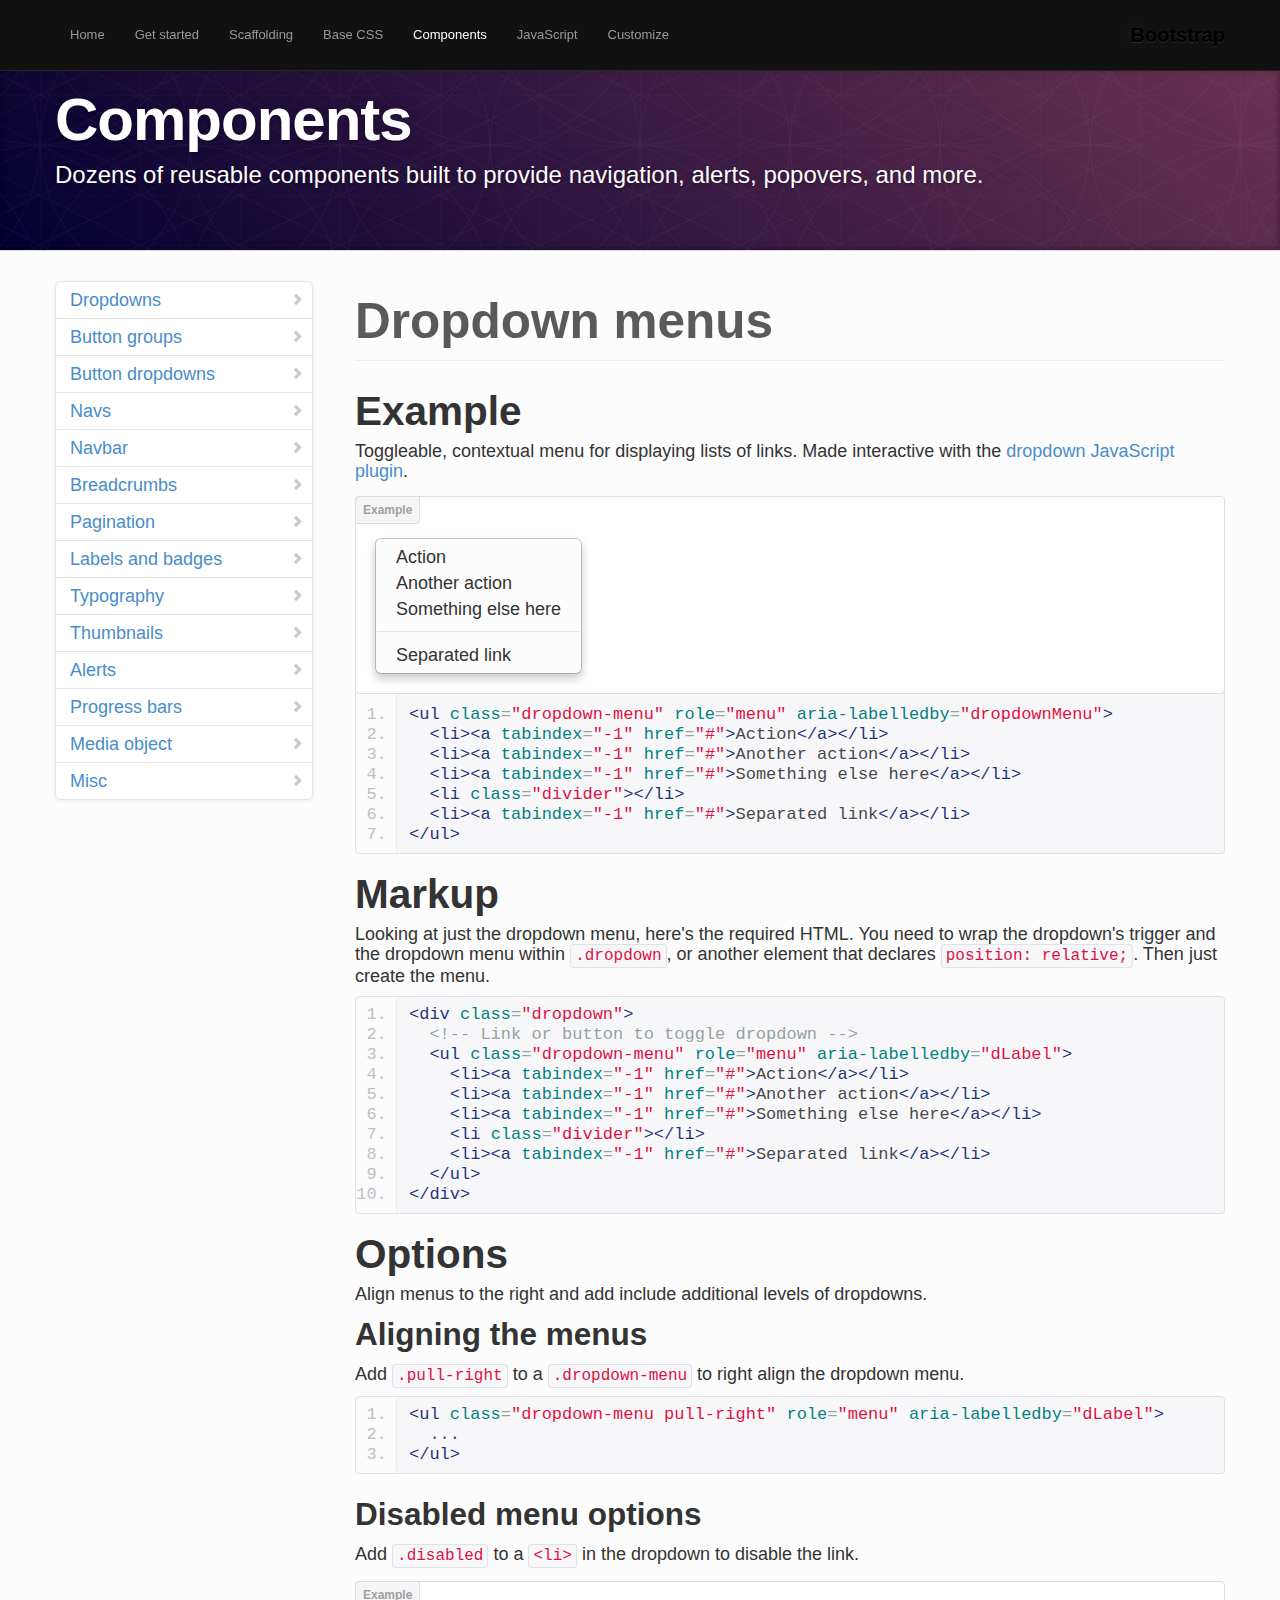
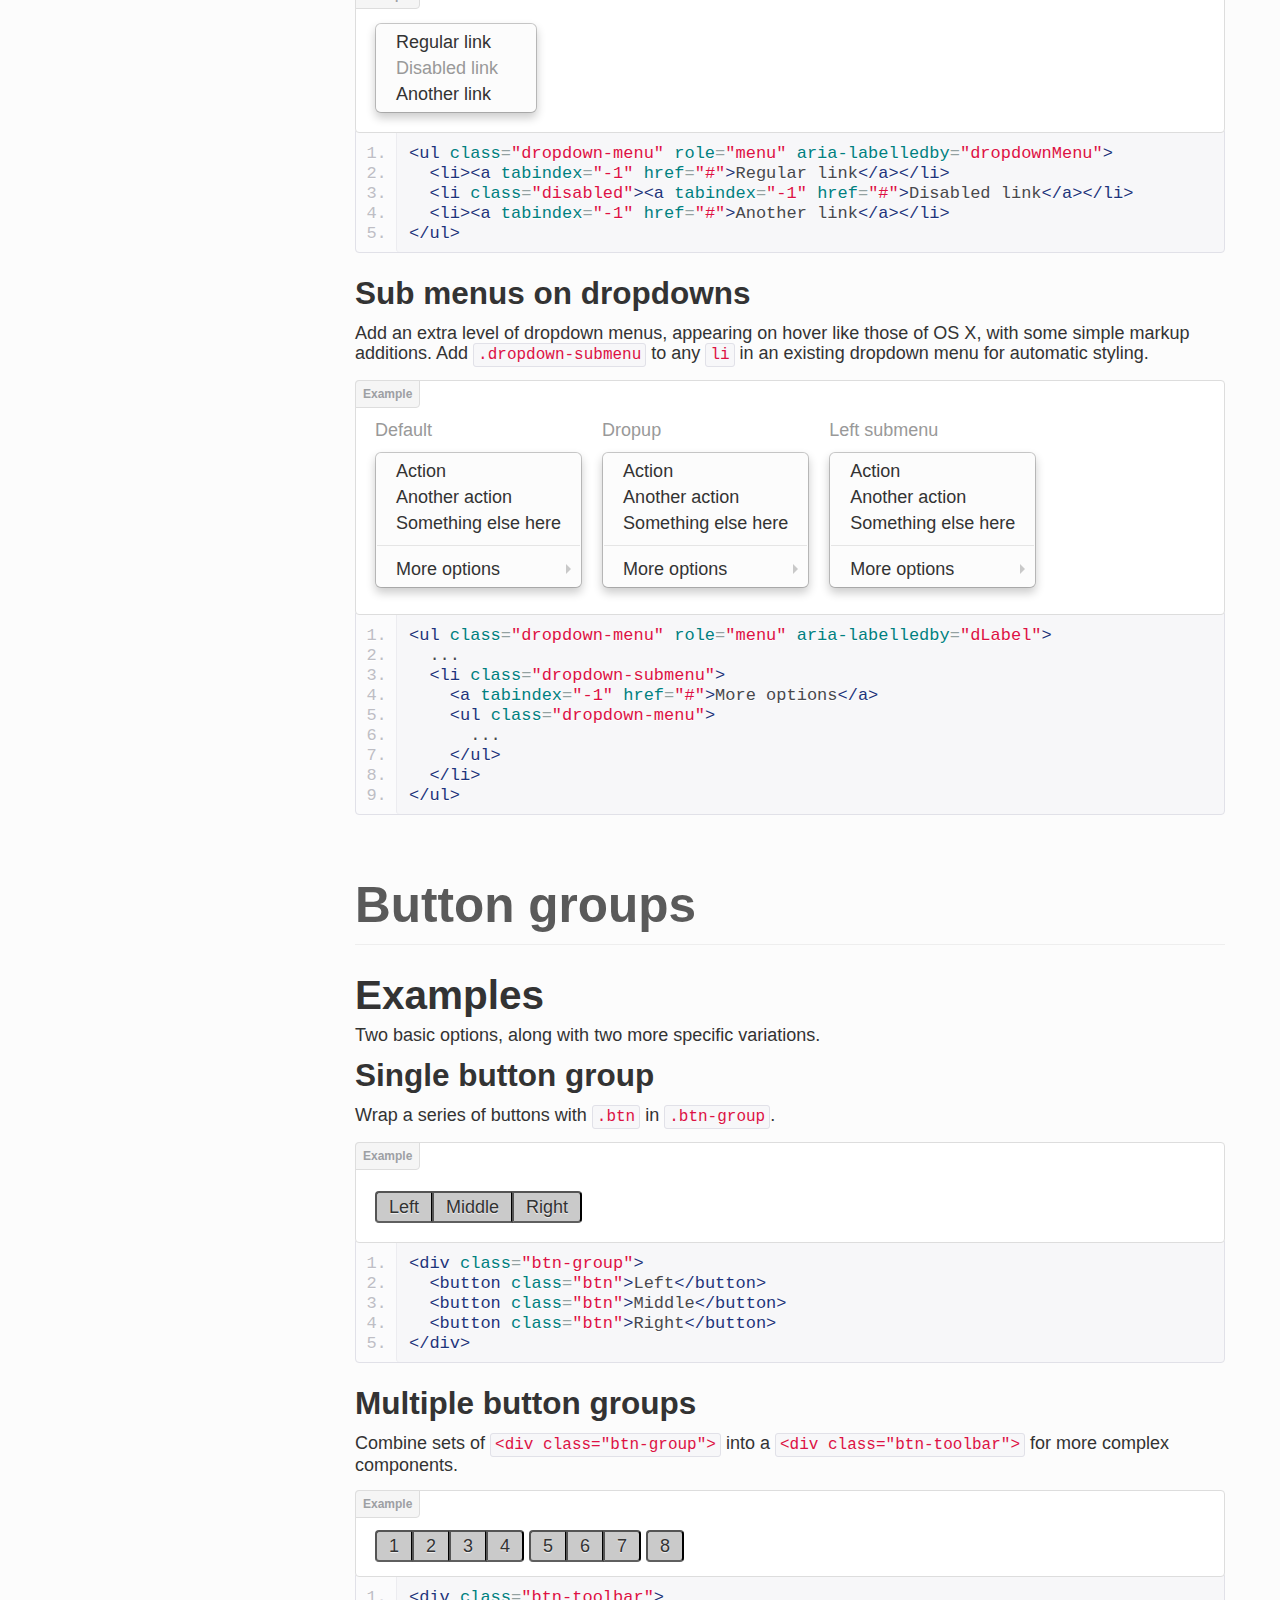
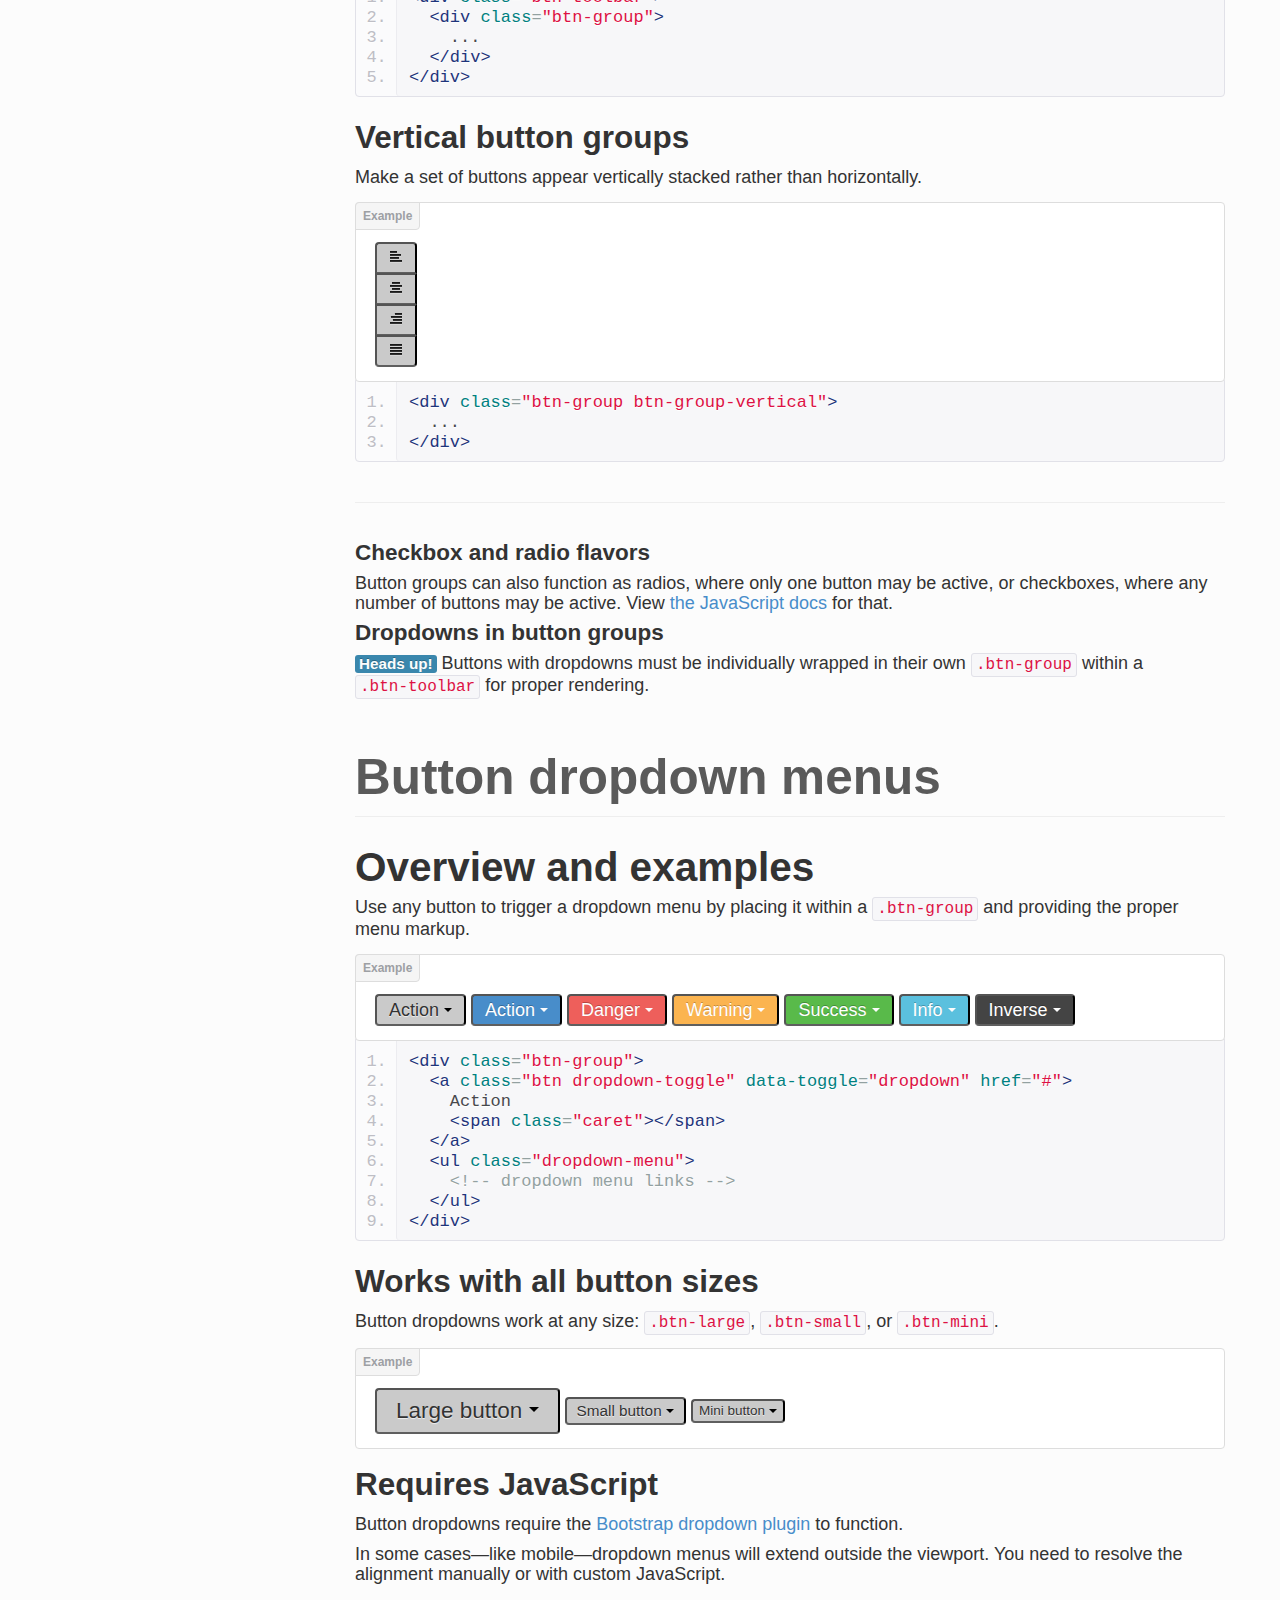
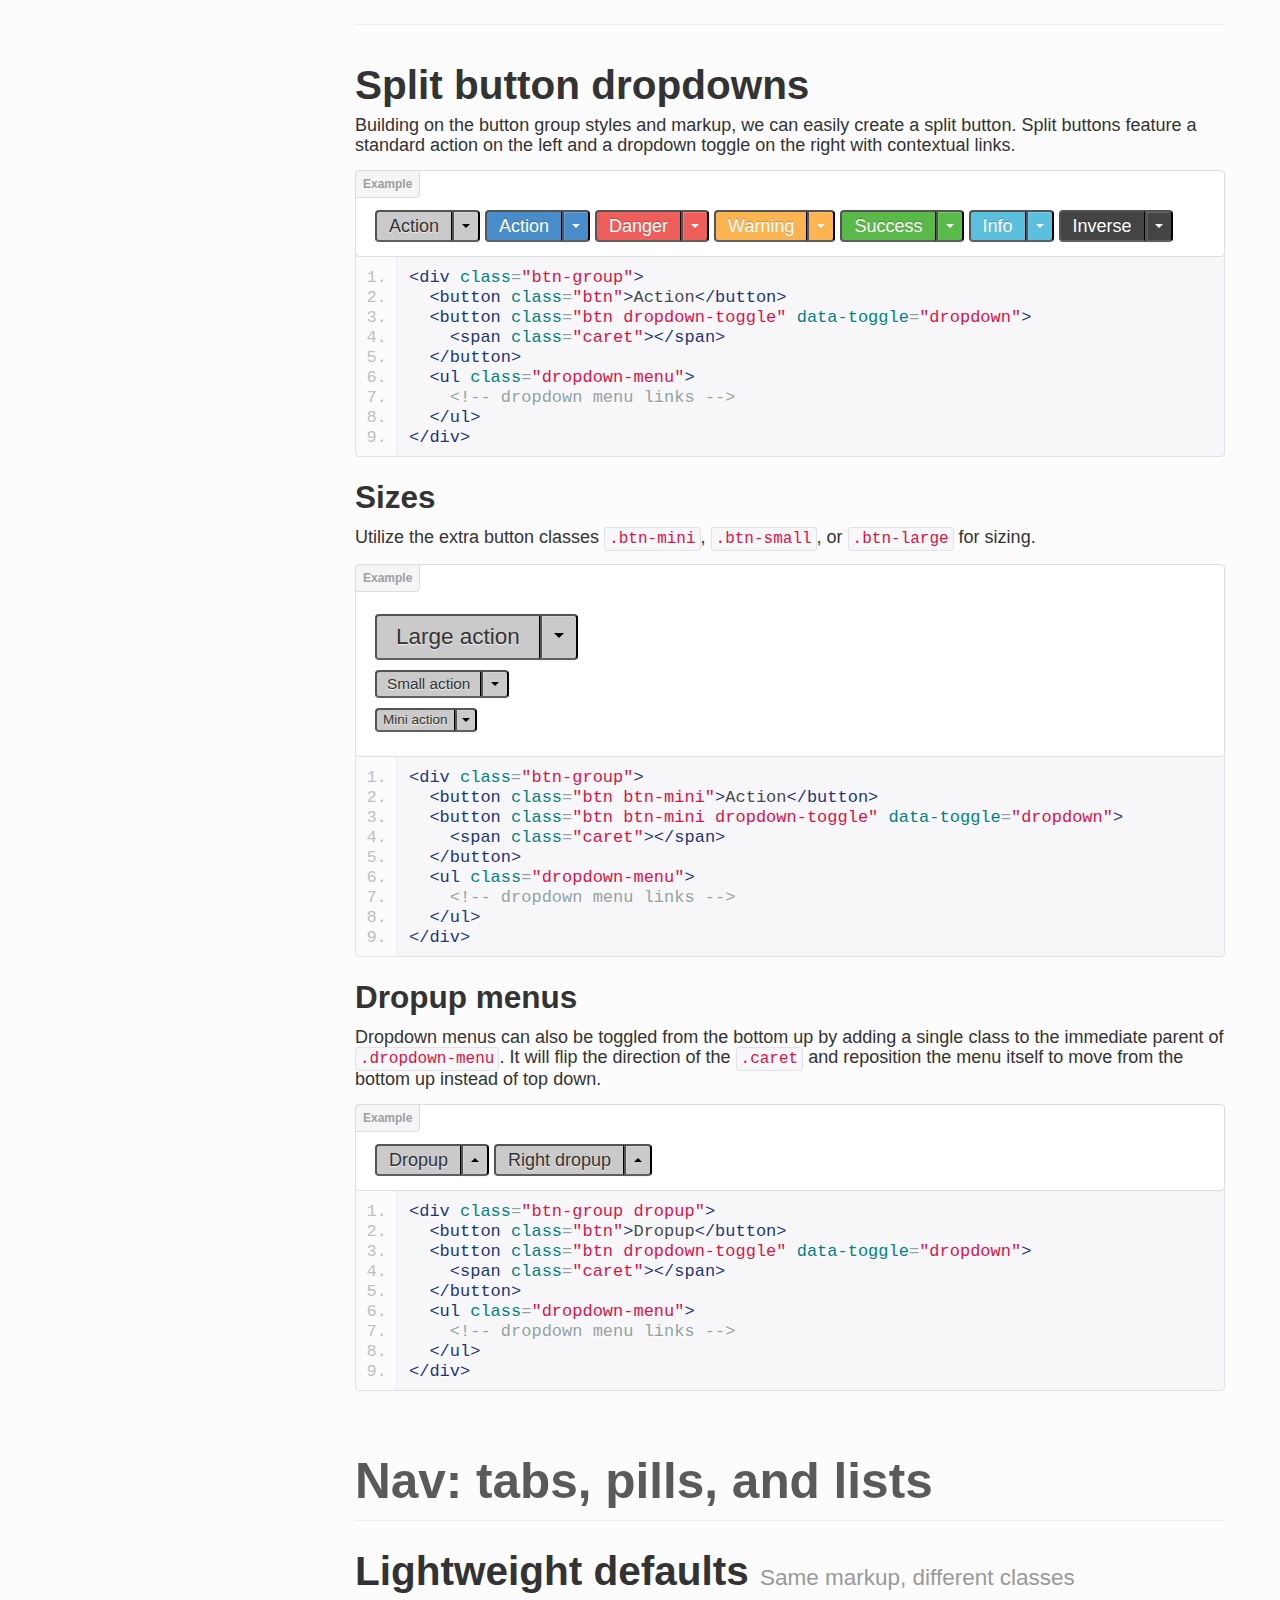
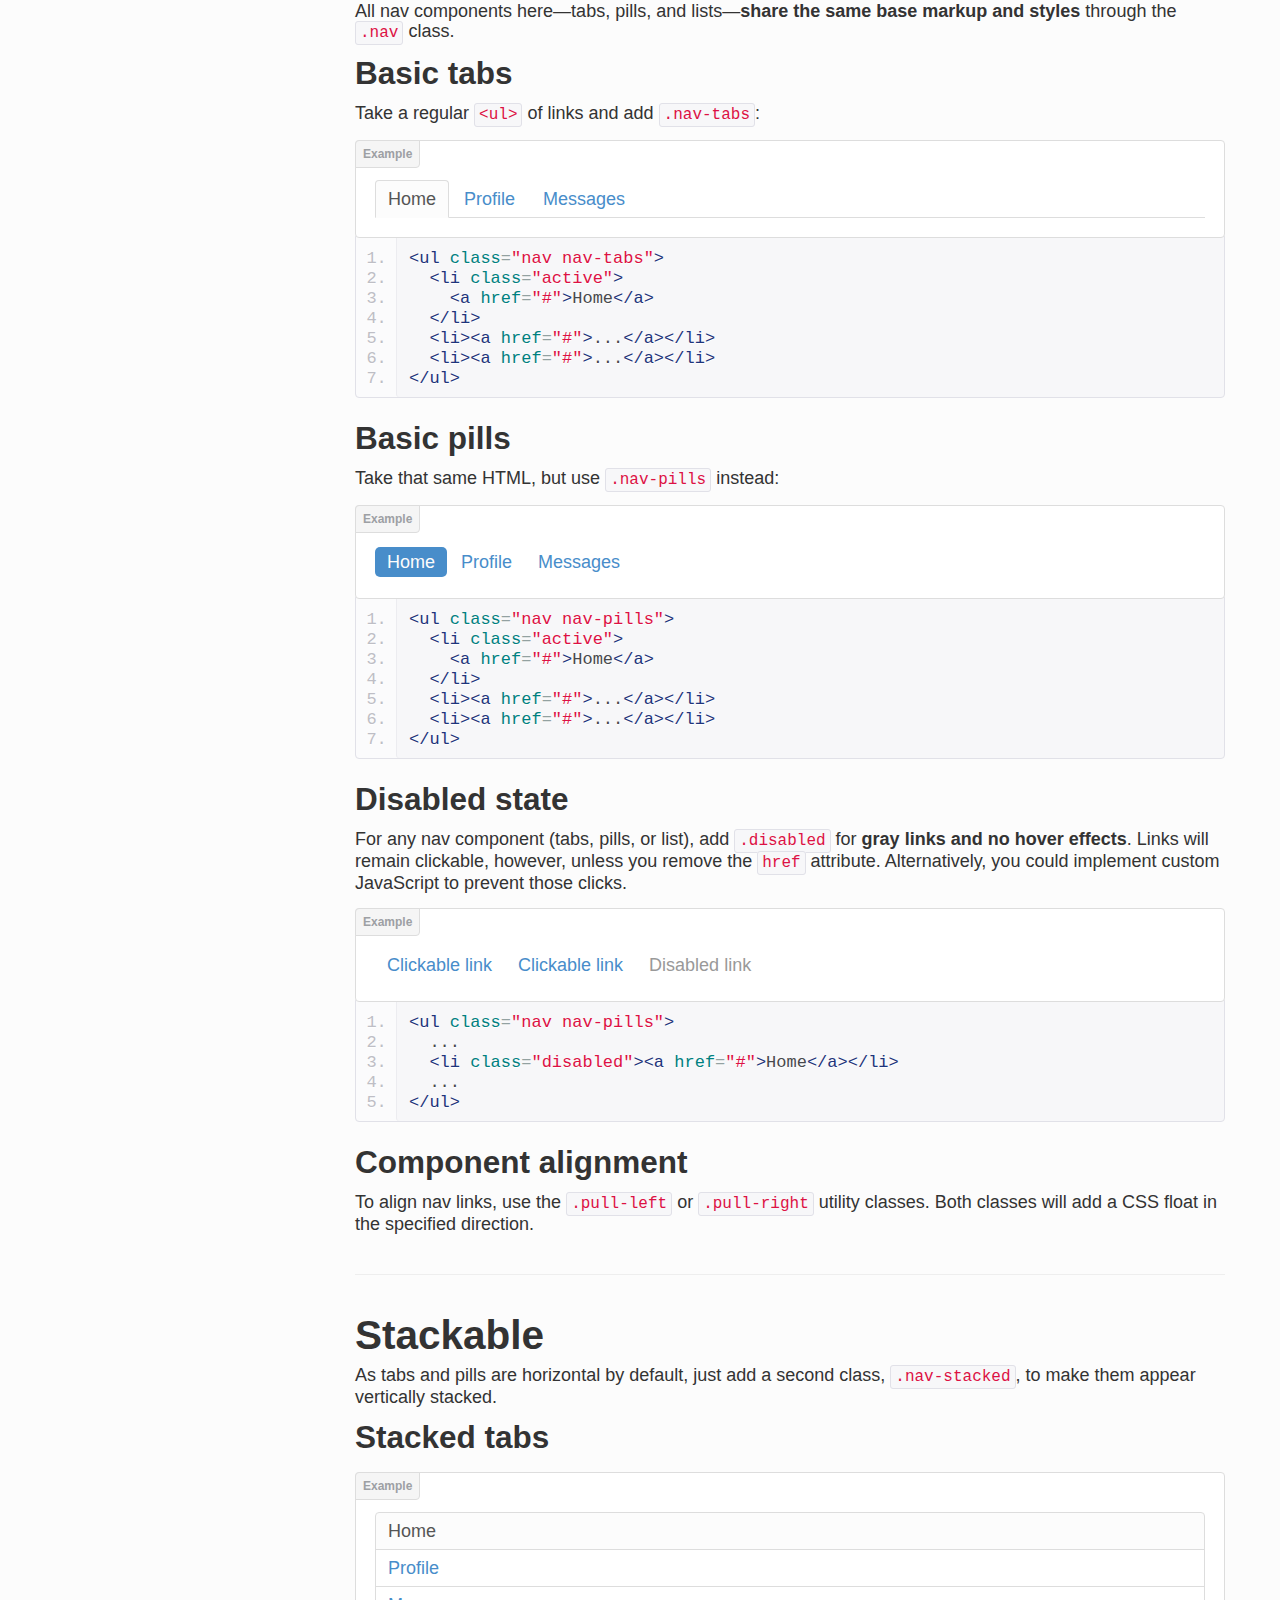
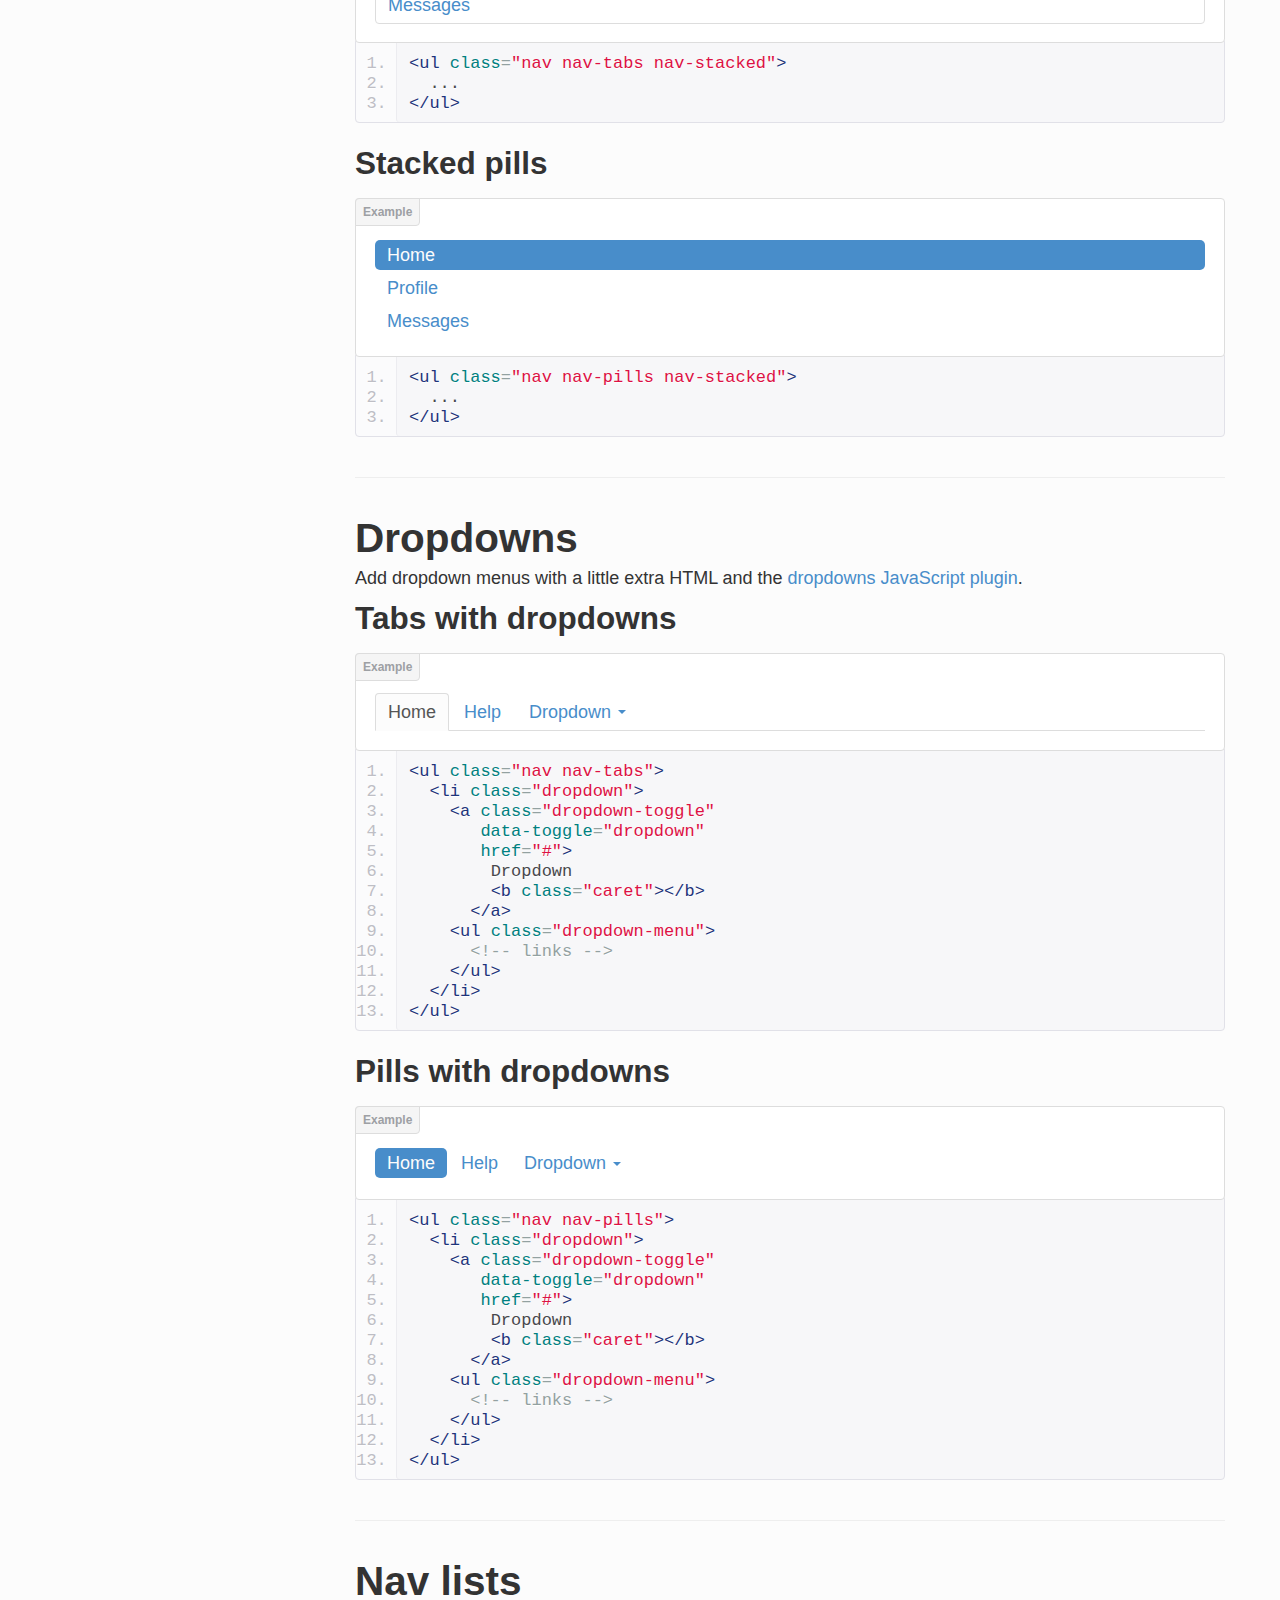
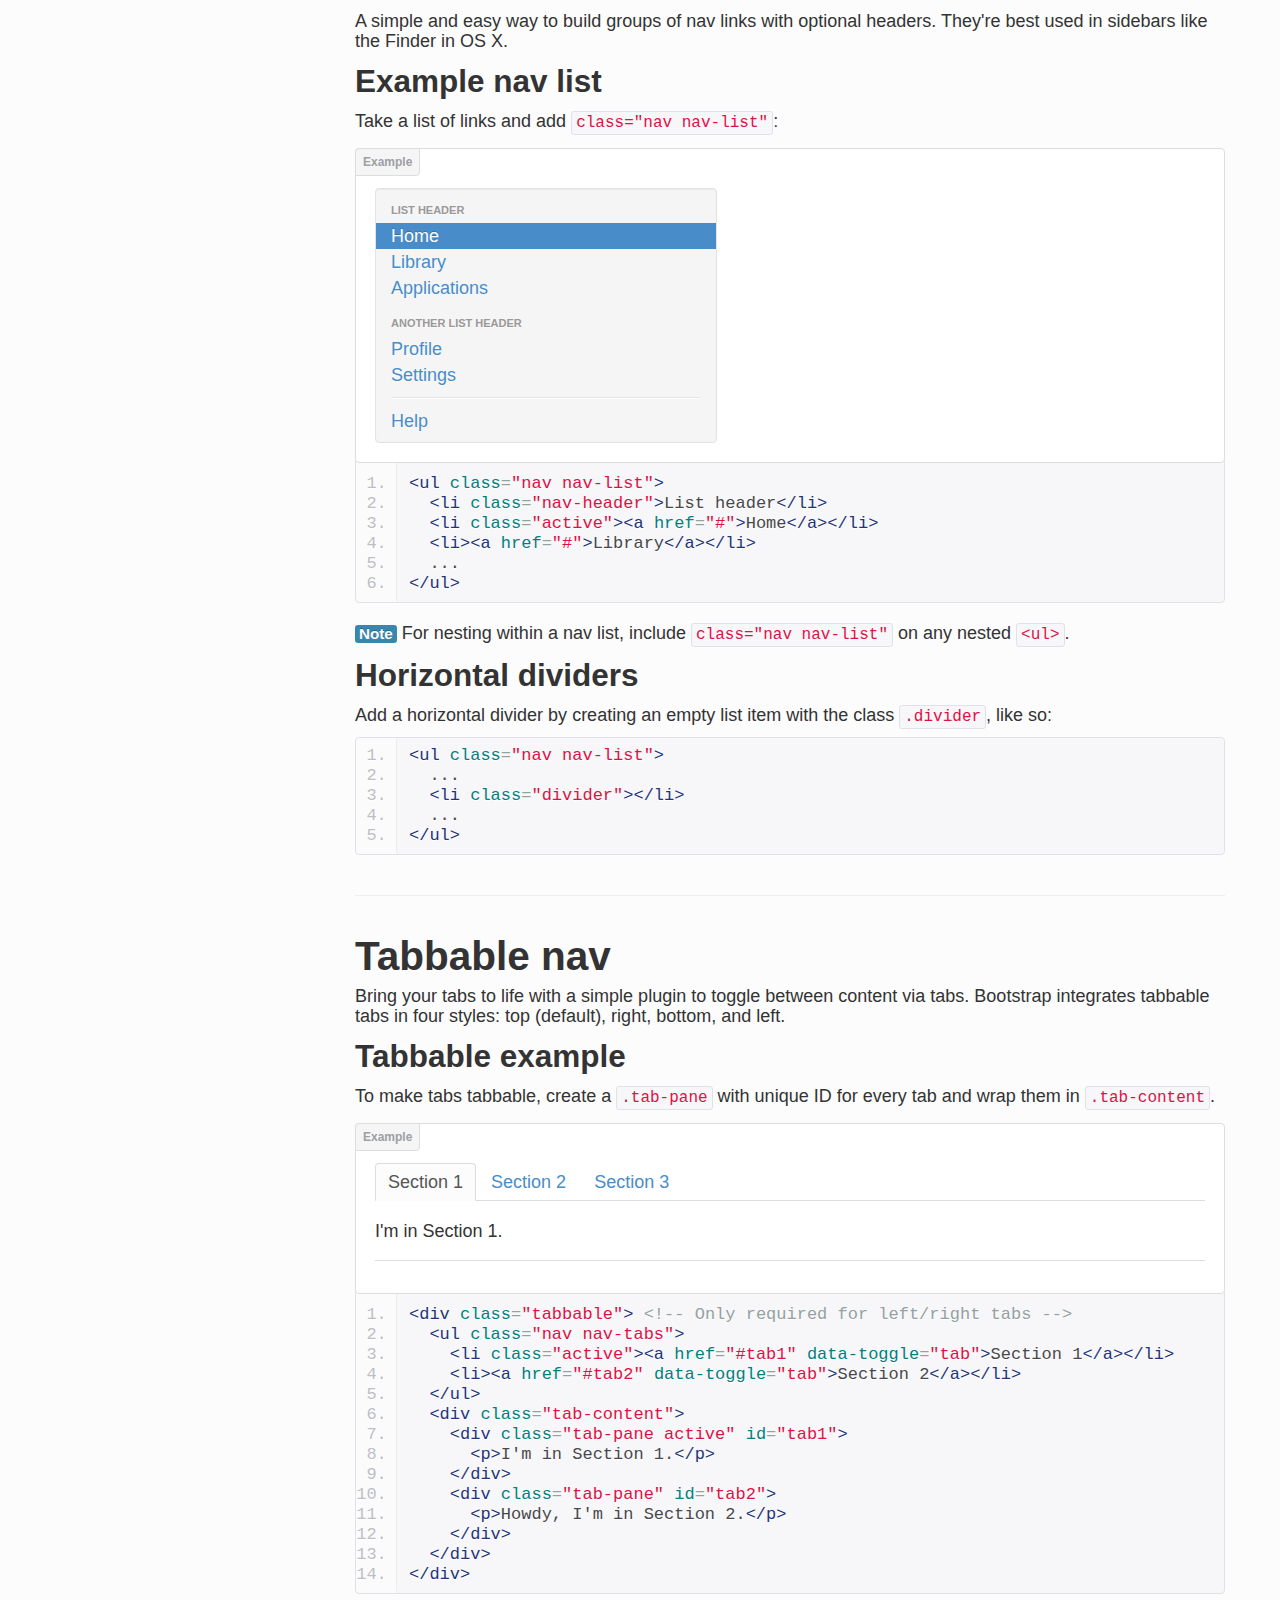
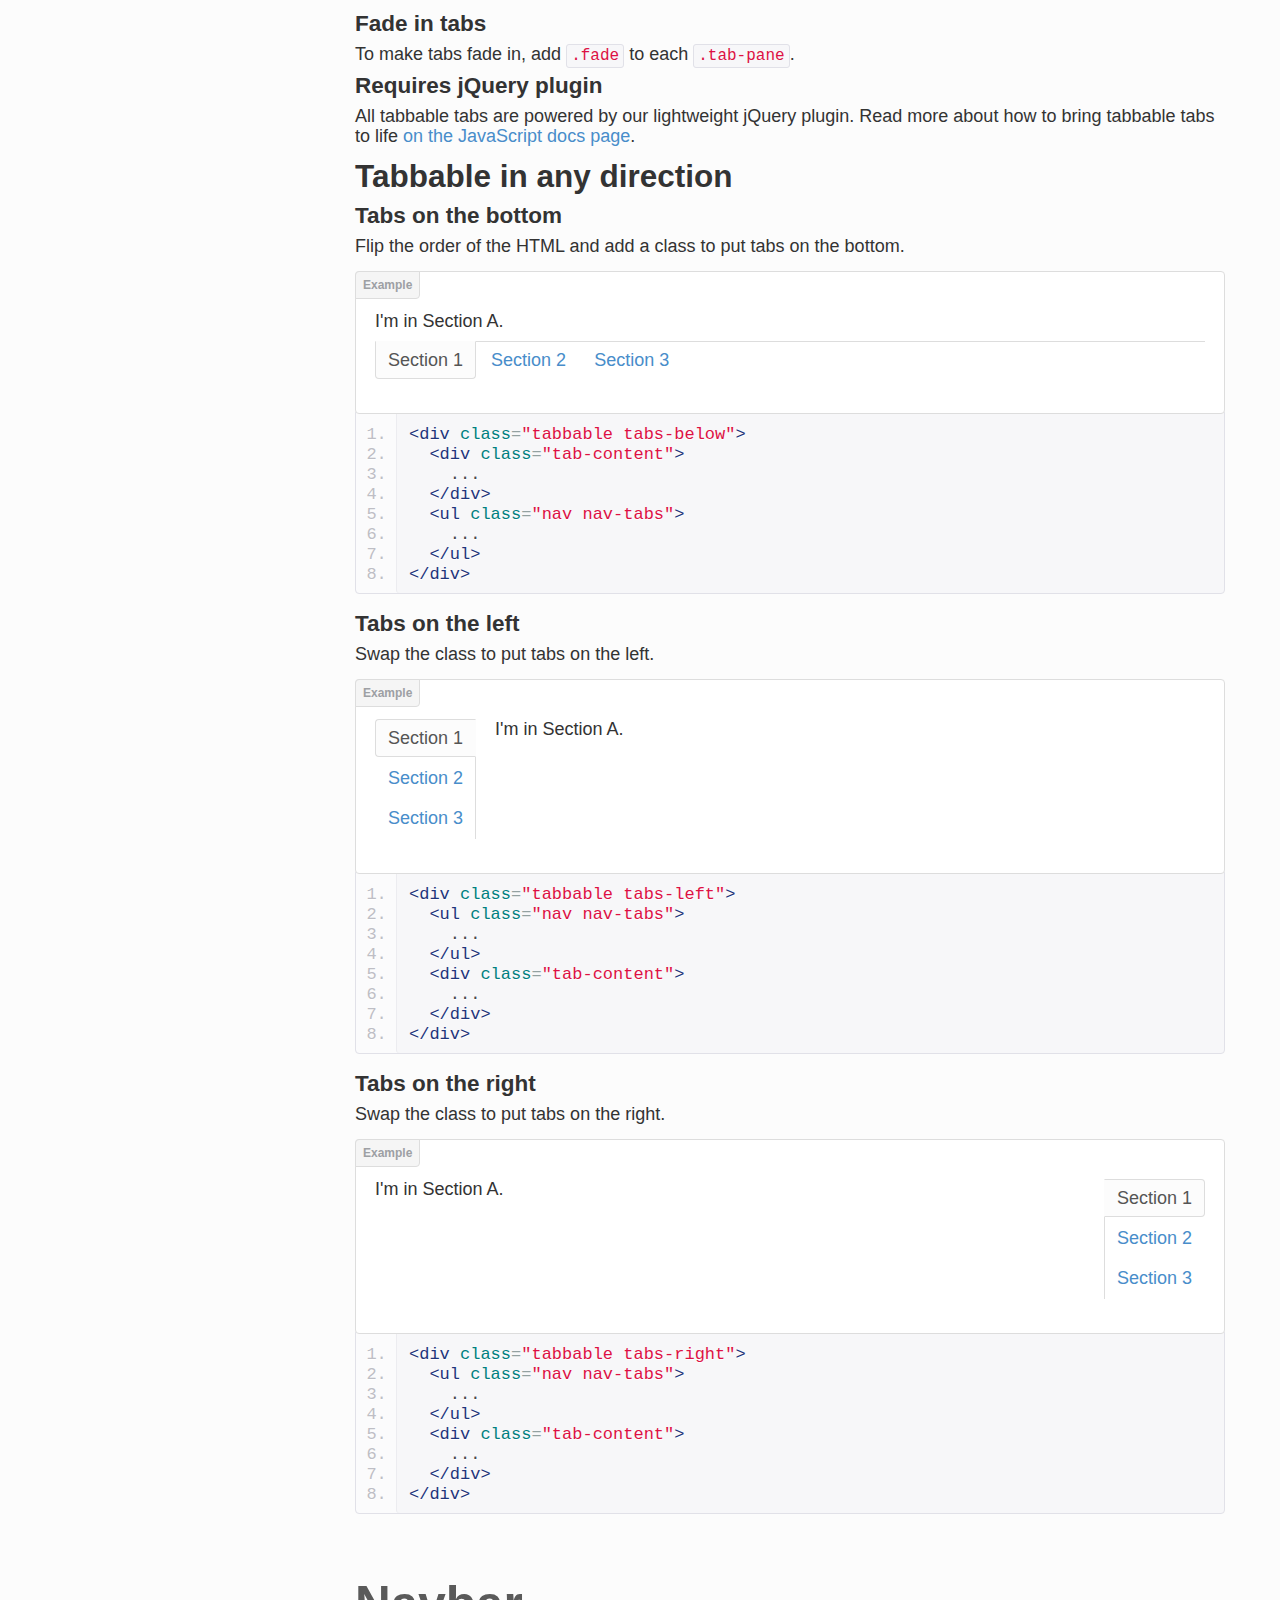
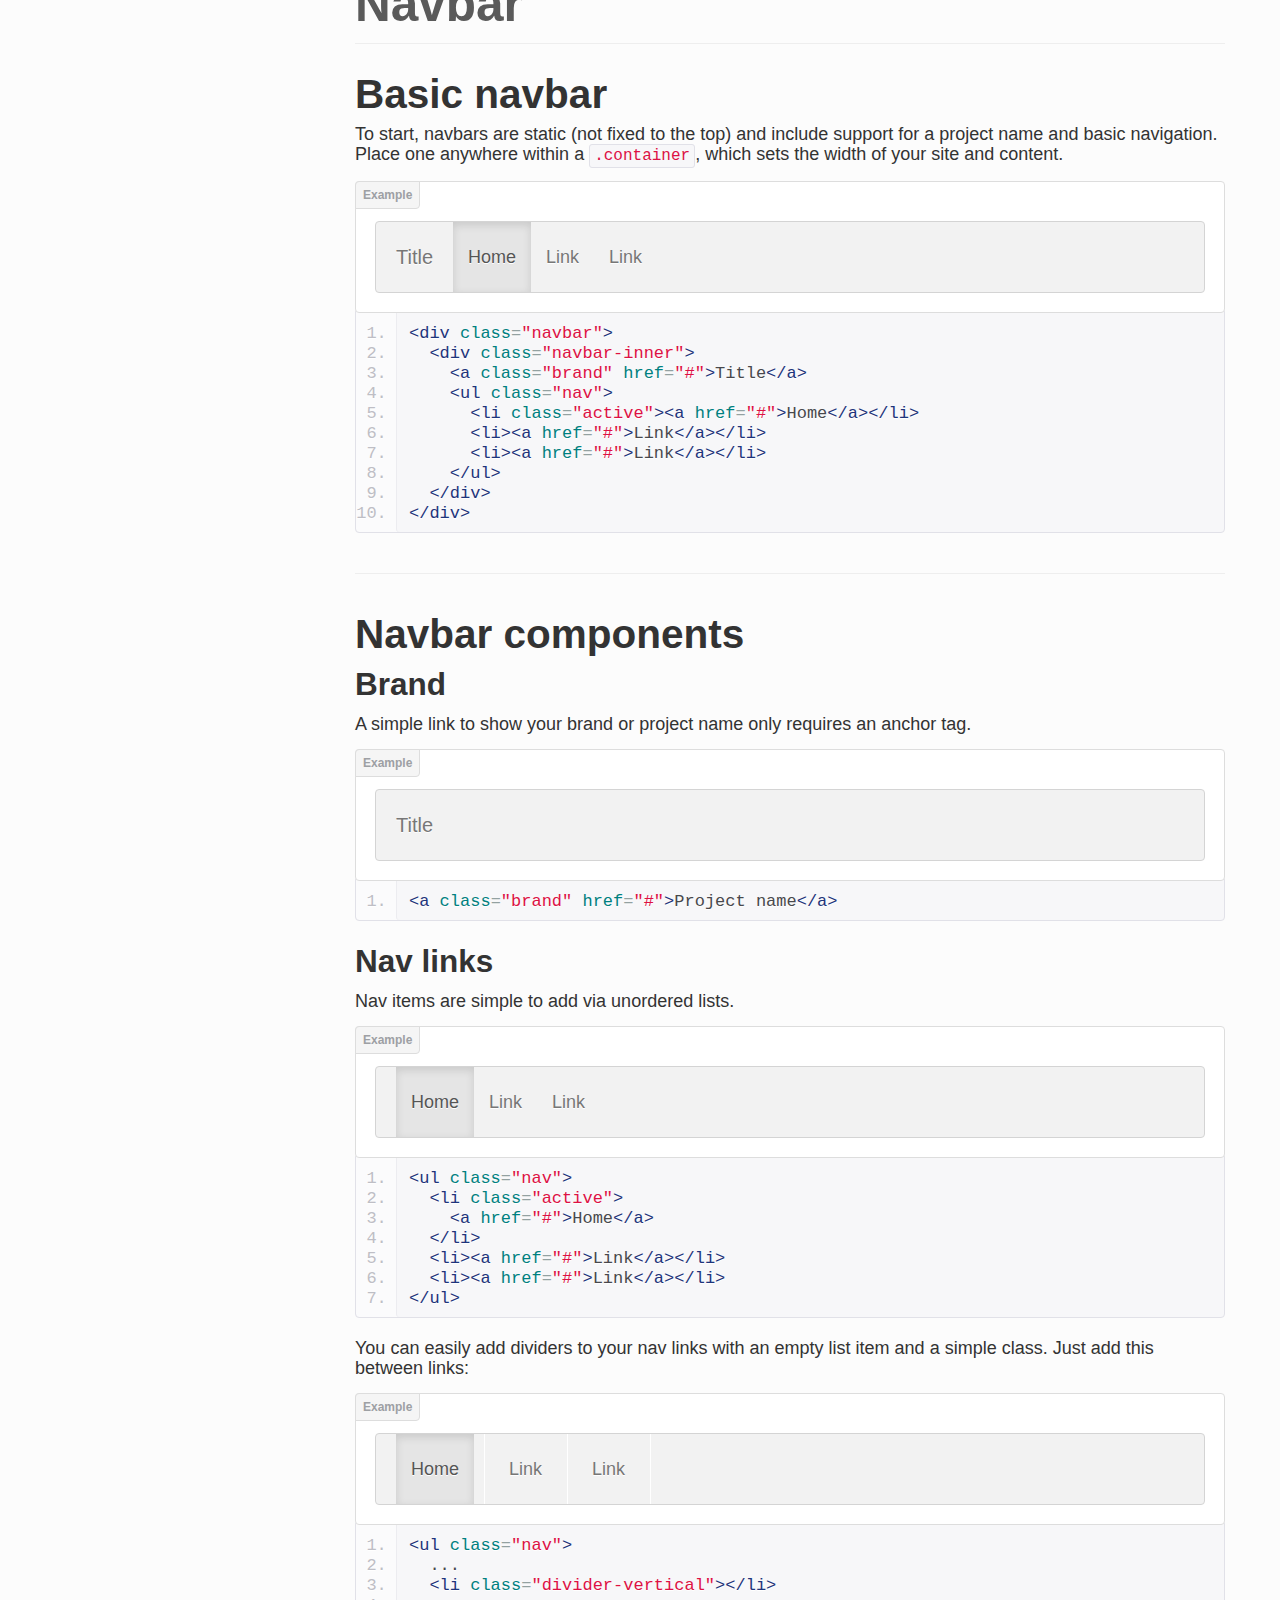
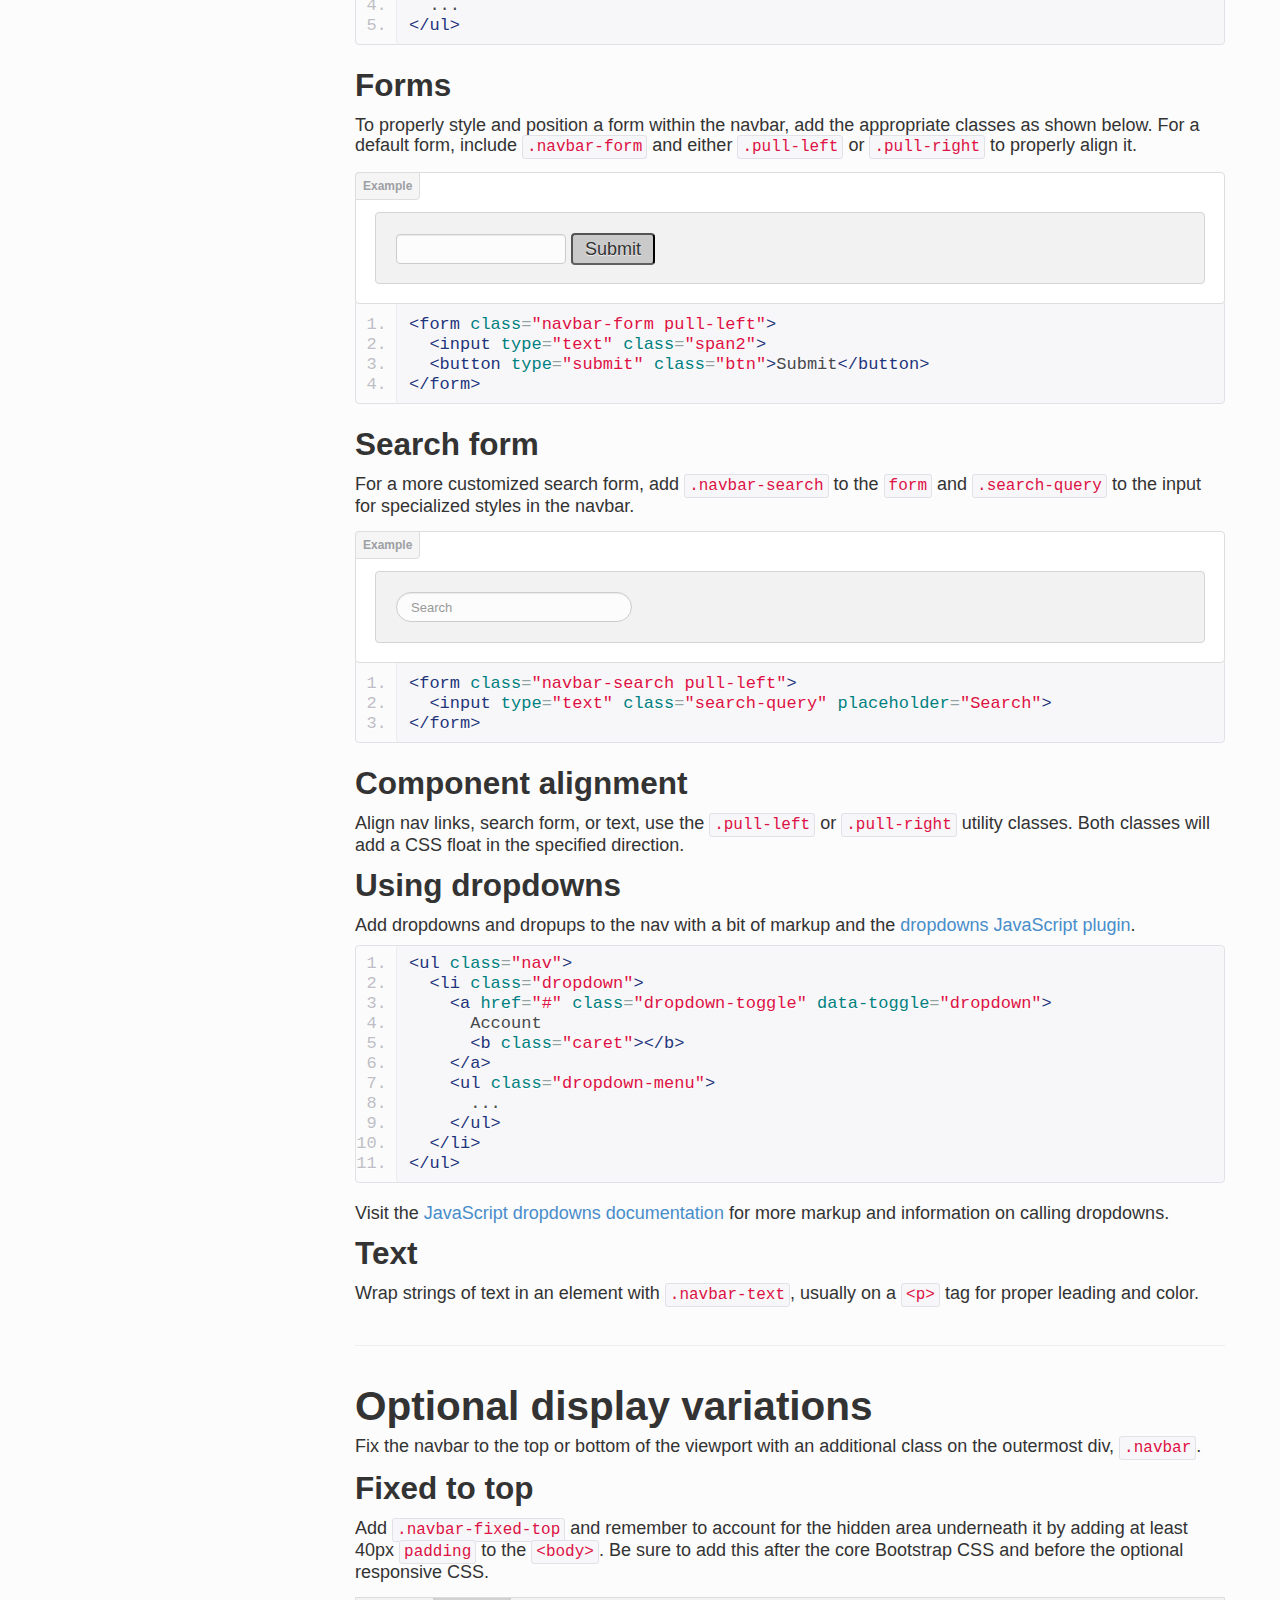
<file: bootstrap_master/docs/components.html>
<!DOCTYPE html>
<html lang="en">
  <head>
    <meta charset="utf-8">
    <title>Components · Bootstrap</title>
    <meta name="viewport" content="width=device-width, initial-scale=1.0">
    <meta name="description" content="">
    <meta name="author" content="">

    <!-- Le styles -->
    <link href="assets/css/bootstrap.css" rel="stylesheet">
    <link href="assets/css/bootstrap-responsive.css" rel="stylesheet">
    <link href="assets/css/docs.css" rel="stylesheet">
    <link href="assets/js/google-code-prettify/prettify.css" rel="stylesheet">

    <!-- Le HTML5 shim, for IE6-8 support of HTML5 elements -->
    <!--[if lt IE 9]>
      <script src="assets/js/html5shiv.js"></script>
    <![endif]-->

    <!-- Le fav and touch icons -->
    <link rel="apple-touch-icon-precomposed" sizes="144x144" href="assets/ico/apple-touch-icon-144-precomposed.png">
    <link rel="apple-touch-icon-precomposed" sizes="114x114" href="assets/ico/apple-touch-icon-114-precomposed.png">
      <link rel="apple-touch-icon-precomposed" sizes="72x72" href="assets/ico/apple-touch-icon-72-precomposed.png">
                    <link rel="apple-touch-icon-precomposed" href="assets/ico/apple-touch-icon-57-precomposed.png">
                                   <link rel="shortcut icon" href="assets/ico/favicon.png">

  </head>

  <body data-spy="scroll" data-target=".bs-docs-sidebar">

    <!-- Navbar
    ================================================== -->
    <div class="navbar navbar-inverse navbar-fixed-top">
      <div class="navbar-inner">
        <div class="container">
          <button type="button" class="btn btn-navbar" data-toggle="collapse" data-target=".nav-collapse">
            <span class="icon-bar"></span>
            <span class="icon-bar"></span>
            <span class="icon-bar"></span>
          </button>
          <a class="brand" href="./index.html">Bootstrap</a>
          <div class="nav-collapse collapse">
            <ul class="nav">
              <li class="">
                <a href="./index.html">Home</a>
              </li>
              <li class="">
                <a href="./getting-started.html">Get started</a>
              </li>
              <li class="">
                <a href="./scaffolding.html">Scaffolding</a>
              </li>
              <li class="">
                <a href="./base-css.html">Base CSS</a>
              </li>
              <li class="active">
                <a href="./components.html">Components</a>
              </li>
              <li class="">
                <a href="./javascript.html">JavaScript</a>
              </li>
              <li class="">
                <a href="./customize.html">Customize</a>
              </li>
            </ul>
          </div>
        </div>
      </div>
    </div>

<!-- Subhead
================================================== -->
<header class="jumbotron subhead" id="overview">
  <div class="container">
    <h1>Components</h1>
    <p class="lead">Dozens of reusable components built to provide navigation, alerts, popovers, and more.</p>
  </div>
</header>


  <div class="container">

    <!-- Docs nav
    ================================================== -->
    <div class="row">
      <div class="span3 bs-docs-sidebar">
        <ul class="nav nav-list bs-docs-sidenav">
          <li><a href="#dropdowns"><i class="icon-chevron-right"></i> Dropdowns</a></li>
          <li><a href="#buttonGroups"><i class="icon-chevron-right"></i> Button groups</a></li>
          <li><a href="#buttonDropdowns"><i class="icon-chevron-right"></i> Button dropdowns</a></li>
          <li><a href="#navs"><i class="icon-chevron-right"></i> Navs</a></li>
          <li><a href="#navbar"><i class="icon-chevron-right"></i> Navbar</a></li>
          <li><a href="#breadcrumbs"><i class="icon-chevron-right"></i> Breadcrumbs</a></li>
          <li><a href="#pagination"><i class="icon-chevron-right"></i> Pagination</a></li>
          <li><a href="#labels-badges"><i class="icon-chevron-right"></i> Labels and badges</a></li>
          <li><a href="#typography"><i class="icon-chevron-right"></i> Typography</a></li>
          <li><a href="#thumbnails"><i class="icon-chevron-right"></i> Thumbnails</a></li>
          <li><a href="#alerts"><i class="icon-chevron-right"></i> Alerts</a></li>
          <li><a href="#progress"><i class="icon-chevron-right"></i> Progress bars</a></li>
          <li><a href="#media"><i class="icon-chevron-right"></i> Media object</a></li>
          <li><a href="#misc"><i class="icon-chevron-right"></i> Misc</a></li>
        </ul>
      </div>
      <div class="span9">



        <!-- Dropdowns
        ================================================== -->
        <section id="dropdowns">
          <div class="page-header">
            <h1>Dropdown menus</h1>
          </div>

          <h2>Example</h2>
          <p>Toggleable, contextual menu for displaying lists of links. Made interactive with the <a href="./javascript.html#dropdowns">dropdown JavaScript plugin</a>.</p>
          <div class="bs-docs-example">
            <div class="dropdown clearfix">
              <ul class="dropdown-menu" role="menu" aria-labelledby="dropdownMenu" style="display: block; position: static; margin-bottom: 5px; *width: 180px;">
                <li><a tabindex="-1" href="#">Action</a></li>
                <li><a tabindex="-1" href="#">Another action</a></li>
                <li><a tabindex="-1" href="#">Something else here</a></li>
                <li class="divider"></li>
                <li><a tabindex="-1" href="#">Separated link</a></li>
              </ul>
            </div>
          </div>
<pre class="prettyprint linenums">
&lt;ul class="dropdown-menu" role="menu" aria-labelledby="dropdownMenu"&gt;
  &lt;li&gt;&lt;a tabindex="-1" href="#"&gt;Action&lt;/a&gt;&lt;/li&gt;
  &lt;li&gt;&lt;a tabindex="-1" href="#"&gt;Another action&lt;/a&gt;&lt;/li&gt;
  &lt;li&gt;&lt;a tabindex="-1" href="#"&gt;Something else here&lt;/a&gt;&lt;/li&gt;
  &lt;li class="divider"&gt;&lt;/li&gt;
  &lt;li&gt;&lt;a tabindex="-1" href="#"&gt;Separated link&lt;/a&gt;&lt;/li&gt;
&lt;/ul&gt;
</pre>

          <h2>Markup</h2>
          <p>Looking at just the dropdown menu, here's the required HTML. You need to wrap the dropdown's trigger and the dropdown menu within <code>.dropdown</code>, or another element that declares <code>position: relative;</code>. Then just create the menu.</p>

<pre class="prettyprint linenums">
&lt;div class="dropdown"&gt;
  &lt;!-- Link or button to toggle dropdown --&gt;
  &lt;ul class="dropdown-menu" role="menu" aria-labelledby="dLabel"&gt;
    &lt;li&gt;&lt;a tabindex="-1" href="#"&gt;Action&lt;/a&gt;&lt;/li&gt;
    &lt;li&gt;&lt;a tabindex="-1" href="#"&gt;Another action&lt;/a&gt;&lt;/li&gt;
    &lt;li&gt;&lt;a tabindex="-1" href="#"&gt;Something else here&lt;/a&gt;&lt;/li&gt;
    &lt;li class="divider"&gt;&lt;/li&gt;
    &lt;li&gt;&lt;a tabindex="-1" href="#"&gt;Separated link&lt;/a&gt;&lt;/li&gt;
  &lt;/ul&gt;
&lt;/div&gt;
</pre>

          <h2>Options</h2>
          <p>Align menus to the right and add include additional levels of dropdowns.</p>

          <h3>Aligning the menus</h3>
          <p>Add <code>.pull-right</code> to a <code>.dropdown-menu</code> to right align the dropdown menu.</p>
<pre class="prettyprint linenums">
&lt;ul class="dropdown-menu pull-right" role="menu" aria-labelledby="dLabel"&gt;
  ...
&lt;/ul&gt;
</pre>

          <h3>Disabled menu options</h3>
          <p>Add <code>.disabled</code> to a <code>&lt;li&gt;</code> in the dropdown to disable the link.</p>
          <div class="bs-docs-example">
            <div class="dropdown clearfix">
              <ul class="dropdown-menu" role="menu" aria-labelledby="dropdownMenu" style="display: block; position: static; margin-bottom: 5px; *width: 180px;">
                <li><a tabindex="-1" href="#">Regular link</a></li>
                <li class="disabled"><a tabindex="-1" href="#">Disabled link</a></li>
                <li><a tabindex="-1" href="#">Another link</a></li>
              </ul>
            </div>
          </div>
<pre class="prettyprint linenums">
&lt;ul class="dropdown-menu" role="menu" aria-labelledby="dropdownMenu"&gt;
  &lt;li&gt;&lt;a tabindex="-1" href="#"&gt;Regular link&lt;/a&gt;&lt;/li&gt;
  &lt;li class="disabled"&gt;&lt;a tabindex="-1" href="#"&gt;Disabled link&lt;/a&gt;&lt;/li&gt;
  &lt;li&gt;&lt;a tabindex="-1" href="#"&gt;Another link&lt;/a&gt;&lt;/li&gt;
&lt;/ul&gt;
</pre>

          <h3>Sub menus on dropdowns</h3>
          <p>Add an extra level of dropdown menus, appearing on hover like those of OS X, with some simple markup additions. Add <code>.dropdown-submenu</code> to any <code>li</code> in an existing dropdown menu for automatic styling.</p>
          <div class="bs-docs-example bs-docs-example-submenus">

            <div class="pull-left">
              <p class="muted">Default</p>
              <div class="dropdown clearfix">
                <ul class="dropdown-menu" role="menu" aria-labelledby="dropdownMenu">
                  <li><a tabindex="-1" href="#">Action</a></li>
                  <li><a tabindex="-1" href="#">Another action</a></li>
                  <li><a tabindex="-1" href="#">Something else here</a></li>
                  <li class="divider"></li>
                  <li class="dropdown-submenu">
                    <a tabindex="-1" href="#">More options</a>
                    <ul class="dropdown-menu">
                      <li><a tabindex="-1" href="#">Second level link</a></li>
                      <li><a tabindex="-1" href="#">Second level link</a></li>
                      <li><a tabindex="-1" href="#">Second level link</a></li>
                      <li><a tabindex="-1" href="#">Second level link</a></li>
                      <li><a tabindex="-1" href="#">Second level link</a></li>
                    </ul>
                  </li>
                </ul>
              </div>
            </div>

            <div class="pull-left">
              <p class="muted">Dropup</p>
              <div class="dropup">
                <ul class="dropdown-menu" role="menu" aria-labelledby="dropdownMenu">
                  <li><a tabindex="-1" href="#">Action</a></li>
                  <li><a tabindex="-1" href="#">Another action</a></li>
                  <li><a tabindex="-1" href="#">Something else here</a></li>
                  <li class="divider"></li>
                  <li class="dropdown-submenu">
                    <a tabindex="-1" href="#">More options</a>
                    <ul class="dropdown-menu">
                      <li><a tabindex="-1" href="#">Second level link</a></li>
                      <li><a tabindex="-1" href="#">Second level link</a></li>
                      <li><a tabindex="-1" href="#">Second level link</a></li>
                      <li><a tabindex="-1" href="#">Second level link</a></li>
                      <li><a tabindex="-1" href="#">Second level link</a></li>
                    </ul>
                  </li>
                </ul>
              </div>
            </div>

            <div class="pull-left">
              <p class="muted">Left submenu</p>
              <div class="dropdown">
                <ul class="dropdown-menu" role="menu" aria-labelledby="dropdownMenu">
                  <li><a tabindex="-1" href="#">Action</a></li>
                  <li><a tabindex="-1" href="#">Another action</a></li>
                  <li><a tabindex="-1" href="#">Something else here</a></li>
                  <li class="divider"></li>
                  <li class="dropdown-submenu pull-left">
                    <a tabindex="-1" href="#">More options</a>
                    <ul class="dropdown-menu">
                      <li><a tabindex="-1" href="#">Second level link</a></li>
                      <li><a tabindex="-1" href="#">Second level link</a></li>
                      <li><a tabindex="-1" href="#">Second level link</a></li>
                      <li><a tabindex="-1" href="#">Second level link</a></li>
                      <li><a tabindex="-1" href="#">Second level link</a></li>
                    </ul>
                  </li>
                </ul>
              </div>
            </div>

          </div>
<pre class="prettyprint linenums">
&lt;ul class="dropdown-menu" role="menu" aria-labelledby="dLabel"&gt;
  ...
  &lt;li class="dropdown-submenu"&gt;
    &lt;a tabindex="-1" href="#"&gt;More options&lt;/a&gt;
    &lt;ul class="dropdown-menu"&gt;
      ...
    &lt;/ul&gt;
  &lt;/li&gt;
&lt;/ul&gt;
</pre>

        </section>




        <!-- Button Groups
        ================================================== -->
        <section id="buttonGroups">
          <div class="page-header">
            <h1>Button groups</h1>
          </div>

          <h2>Examples</h2>
          <p>Two basic options, along with two more specific variations.</p>

          <h3>Single button group</h3>
          <p>Wrap a series of buttons with <code>.btn</code> in <code>.btn-group</code>.</p>
          <div class="bs-docs-example">
            <div class="btn-group" style="margin: 9px 0 5px;">
              <button class="btn">Left</button>
              <button class="btn">Middle</button>
              <button class="btn">Right</button>
            </div>
          </div>
<pre class="prettyprint linenums">
&lt;div class="btn-group"&gt;
  &lt;button class="btn"&gt;Left&lt;/button&gt;
  &lt;button class="btn"&gt;Middle&lt;/button&gt;
  &lt;button class="btn"&gt;Right&lt;/button&gt;
&lt;/div&gt;
</pre>

          <h3>Multiple button groups</h3>
          <p>Combine sets of <code>&lt;div class="btn-group"&gt;</code> into a <code>&lt;div class="btn-toolbar"&gt;</code> for more complex components.</p>
          <div class="bs-docs-example">
            <div class="btn-toolbar" style="margin: 0;">
              <div class="btn-group">
                <button class="btn">1</button>
                <button class="btn">2</button>
                <button class="btn">3</button>
                <button class="btn">4</button>
              </div>
              <div class="btn-group">
                <button class="btn">5</button>
                <button class="btn">6</button>
                <button class="btn">7</button>
              </div>
              <div class="btn-group">
                <button class="btn">8</button>
              </div>
            </div>
          </div>
<pre class="prettyprint linenums">
&lt;div class="btn-toolbar"&gt;
  &lt;div class="btn-group"&gt;
    ...
  &lt;/div&gt;
&lt;/div&gt;
</pre>

          <h3>Vertical button groups</h3>
          <p>Make a set of buttons appear vertically stacked rather than horizontally.</p>
          <div class="bs-docs-example">
            <div class="btn-group btn-group-vertical">
              <button type="button" class="btn"><i class="icon-align-left"></i></button>
              <button type="button" class="btn"><i class="icon-align-center"></i></button>
              <button type="button" class="btn"><i class="icon-align-right"></i></button>
              <button type="button" class="btn"><i class="icon-align-justify"></i></button>
            </div>
          </div>
<pre class="prettyprint linenums">
&lt;div class="btn-group btn-group-vertical"&gt;
  ...
&lt;/div&gt;
</pre>


          <hr class="bs-docs-separator">


          <h4>Checkbox and radio flavors</h4>
          <p>Button groups can also function as radios, where only one button may be active, or checkboxes, where any number of buttons may be active. View <a href="./javascript.html#buttons">the JavaScript docs</a> for that.</p>

          <h4>Dropdowns in button groups</h4>
          <p><span class="label label-info">Heads up!</span> Buttons with dropdowns must be individually wrapped in their own <code>.btn-group</code> within a <code>.btn-toolbar</code> for proper rendering.</p>
        </section>



        <!-- Split button dropdowns
        ================================================== -->
        <section id="buttonDropdowns">
          <div class="page-header">
            <h1>Button dropdown menus</h1>
          </div>


          <h2>Overview and examples</h2>
          <p>Use any button to trigger a dropdown menu by placing it within a <code>.btn-group</code> and providing the proper menu markup.</p>
          <div class="bs-docs-example">
            <div class="btn-toolbar" style="margin: 0;">
              <div class="btn-group">
                <button class="btn dropdown-toggle" data-toggle="dropdown">Action <span class="caret"></span></button>
                <ul class="dropdown-menu">
                  <li><a href="#">Action</a></li>
                  <li><a href="#">Another action</a></li>
                  <li><a href="#">Something else here</a></li>
                  <li class="divider"></li>
                  <li><a href="#">Separated link</a></li>
                </ul>
              </div><!-- /btn-group -->
              <div class="btn-group">
                <button class="btn btn-primary dropdown-toggle" data-toggle="dropdown">Action <span class="caret"></span></button>
                <ul class="dropdown-menu">
                  <li><a href="#">Action</a></li>
                  <li><a href="#">Another action</a></li>
                  <li><a href="#">Something else here</a></li>
                  <li class="divider"></li>
                  <li><a href="#">Separated link</a></li>
                </ul>
              </div><!-- /btn-group -->
              <div class="btn-group">
                <button class="btn btn-danger dropdown-toggle" data-toggle="dropdown">Danger <span class="caret"></span></button>
                <ul class="dropdown-menu">
                  <li><a href="#">Action</a></li>
                  <li><a href="#">Another action</a></li>
                  <li><a href="#">Something else here</a></li>
                  <li class="divider"></li>
                  <li><a href="#">Separated link</a></li>
                </ul>
              </div><!-- /btn-group -->
              <div class="btn-group">
                <button class="btn btn-warning dropdown-toggle" data-toggle="dropdown">Warning <span class="caret"></span></button>
                <ul class="dropdown-menu">
                  <li><a href="#">Action</a></li>
                  <li><a href="#">Another action</a></li>
                  <li><a href="#">Something else here</a></li>
                  <li class="divider"></li>
                  <li><a href="#">Separated link</a></li>
                </ul>
              </div><!-- /btn-group -->
              <div class="btn-group">
                <button class="btn btn-success dropdown-toggle" data-toggle="dropdown">Success <span class="caret"></span></button>
                <ul class="dropdown-menu">
                  <li><a href="#">Action</a></li>
                  <li><a href="#">Another action</a></li>
                  <li><a href="#">Something else here</a></li>
                  <li class="divider"></li>
                  <li><a href="#">Separated link</a></li>
                </ul>
              </div><!-- /btn-group -->
              <div class="btn-group">
                <button class="btn btn-info dropdown-toggle" data-toggle="dropdown">Info <span class="caret"></span></button>
                <ul class="dropdown-menu">
                  <li><a href="#">Action</a></li>
                  <li><a href="#">Another action</a></li>
                  <li><a href="#">Something else here</a></li>
                  <li class="divider"></li>
                  <li><a href="#">Separated link</a></li>
                </ul>
              </div><!-- /btn-group -->
              <div class="btn-group">
                <button class="btn btn-inverse dropdown-toggle" data-toggle="dropdown">Inverse <span class="caret"></span></button>
                <ul class="dropdown-menu">
                  <li><a href="#">Action</a></li>
                  <li><a href="#">Another action</a></li>
                  <li><a href="#">Something else here</a></li>
                  <li class="divider"></li>
                  <li><a href="#">Separated link</a></li>
                </ul>
              </div><!-- /btn-group -->
            </div><!-- /btn-toolbar -->
          </div>
<pre class="prettyprint linenums">
&lt;div class="btn-group"&gt;
  &lt;a class="btn dropdown-toggle" data-toggle="dropdown" href="#"&gt;
    Action
    &lt;span class="caret"&gt;&lt;/span&gt;
  &lt;/a&gt;
  &lt;ul class="dropdown-menu"&gt;
    &lt;!-- dropdown menu links --&gt;
  &lt;/ul&gt;
&lt;/div&gt;
</pre>

          <h3>Works with all button sizes</h3>
          <p>Button dropdowns work at any size:  <code>.btn-large</code>, <code>.btn-small</code>, or <code>.btn-mini</code>.</p>
          <div class="bs-docs-example">
            <div class="btn-toolbar" style="margin: 0;">
              <div class="btn-group">
                <button class="btn btn-large dropdown-toggle" data-toggle="dropdown">Large button <span class="caret"></span></button>
                <ul class="dropdown-menu">
                  <li><a href="#">Action</a></li>
                  <li><a href="#">Another action</a></li>
                  <li><a href="#">Something else here</a></li>
                  <li class="divider"></li>
                  <li><a href="#">Separated link</a></li>
                </ul>
              </div><!-- /btn-group -->
              <div class="btn-group">
                <button class="btn btn-small dropdown-toggle" data-toggle="dropdown">Small button <span class="caret"></span></button>
                <ul class="dropdown-menu">
                  <li><a href="#">Action</a></li>
                  <li><a href="#">Another action</a></li>
                  <li><a href="#">Something else here</a></li>
                  <li class="divider"></li>
                  <li><a href="#">Separated link</a></li>
                </ul>
              </div><!-- /btn-group -->
              <div class="btn-group">
                <button class="btn btn-mini dropdown-toggle" data-toggle="dropdown">Mini button <span class="caret"></span></button>
                <ul class="dropdown-menu">
                  <li><a href="#">Action</a></li>
                  <li><a href="#">Another action</a></li>
                  <li><a href="#">Something else here</a></li>
                  <li class="divider"></li>
                  <li><a href="#">Separated link</a></li>
                </ul>
              </div><!-- /btn-group -->
            </div><!-- /btn-toolbar -->
          </div>

          <h3>Requires JavaScript</h3>
          <p>Button dropdowns require the <a href="./javascript.html#dropdowns">Bootstrap dropdown plugin</a> to function.</p>
          <p>In some cases&mdash;like mobile&mdash;dropdown menus will extend outside the viewport. You need to resolve the alignment manually or with custom JavaScript.</p>


          <hr class="bs-docs-separator">


          <h2>Split button dropdowns</h2>
          <p>Building on the button group styles and markup, we can easily create a split button. Split buttons feature a standard action on the left and a dropdown toggle on the right with contextual links.</p>
          <div class="bs-docs-example">
            <div class="btn-toolbar" style="margin: 0;">
              <div class="btn-group">
                <button class="btn">Action</button>
                <button class="btn dropdown-toggle" data-toggle="dropdown"><span class="caret"></span></button>
                <ul class="dropdown-menu">
                  <li><a href="#">Action</a></li>
                  <li><a href="#">Another action</a></li>
                  <li><a href="#">Something else here</a></li>
                  <li class="divider"></li>
                  <li><a href="#">Separated link</a></li>
                </ul>
              </div><!-- /btn-group -->
              <div class="btn-group">
                <button class="btn btn-primary">Action</button>
                <button class="btn btn-primary dropdown-toggle" data-toggle="dropdown"><span class="caret"></span></button>
                <ul class="dropdown-menu">
                  <li><a href="#">Action</a></li>
                  <li><a href="#">Another action</a></li>
                  <li><a href="#">Something else here</a></li>
                  <li class="divider"></li>
                  <li><a href="#">Separated link</a></li>
                </ul>
              </div><!-- /btn-group -->
              <div class="btn-group">
                <button class="btn btn-danger">Danger</button>
                <button class="btn btn-danger dropdown-toggle" data-toggle="dropdown"><span class="caret"></span></button>
                <ul class="dropdown-menu">
                  <li><a href="#">Action</a></li>
                  <li><a href="#">Another action</a></li>
                  <li><a href="#">Something else here</a></li>
                  <li class="divider"></li>
                  <li><a href="#">Separated link</a></li>
                </ul>
              </div><!-- /btn-group -->
              <div class="btn-group">
                <button class="btn btn-warning">Warning</button>
                <button class="btn btn-warning dropdown-toggle" data-toggle="dropdown"><span class="caret"></span></button>
                <ul class="dropdown-menu">
                  <li><a href="#">Action</a></li>
                  <li><a href="#">Another action</a></li>
                  <li><a href="#">Something else here</a></li>
                  <li class="divider"></li>
                  <li><a href="#">Separated link</a></li>
                </ul>
              </div><!-- /btn-group -->
              <div class="btn-group">
                <button class="btn btn-success">Success</button>
                <button class="btn btn-success dropdown-toggle" data-toggle="dropdown"><span class="caret"></span></button>
                <ul class="dropdown-menu">
                  <li><a href="#">Action</a></li>
                  <li><a href="#">Another action</a></li>
                  <li><a href="#">Something else here</a></li>
                  <li class="divider"></li>
                  <li><a href="#">Separated link</a></li>
                </ul>
              </div><!-- /btn-group -->
              <div class="btn-group">
                <button class="btn btn-info">Info</button>
                <button class="btn btn-info dropdown-toggle" data-toggle="dropdown"><span class="caret"></span></button>
                <ul class="dropdown-menu">
                  <li><a href="#">Action</a></li>
                  <li><a href="#">Another action</a></li>
                  <li><a href="#">Something else here</a></li>
                  <li class="divider"></li>
                  <li><a href="#">Separated link</a></li>
                </ul>
              </div><!-- /btn-group -->
              <div class="btn-group">
                <button class="btn btn-inverse">Inverse</button>
                <button class="btn btn-inverse dropdown-toggle" data-toggle="dropdown"><span class="caret"></span></button>
                <ul class="dropdown-menu">
                  <li><a href="#">Action</a></li>
                  <li><a href="#">Another action</a></li>
                  <li><a href="#">Something else here</a></li>
                  <li class="divider"></li>
                  <li><a href="#">Separated link</a></li>
                </ul>
              </div><!-- /btn-group -->
            </div><!-- /btn-toolbar -->
          </div>
<pre class="prettyprint linenums">
&lt;div class="btn-group"&gt;
  &lt;button class="btn"&gt;Action&lt;/button&gt;
  &lt;button class="btn dropdown-toggle" data-toggle="dropdown"&gt;
    &lt;span class="caret"&gt;&lt;/span&gt;
  &lt;/button&gt;
  &lt;ul class="dropdown-menu"&gt;
    &lt;!-- dropdown menu links --&gt;
  &lt;/ul&gt;
&lt;/div&gt;
</pre>

          <h3>Sizes</h3>
          <p>Utilize the extra button classes <code>.btn-mini</code>, <code>.btn-small</code>, or <code>.btn-large</code> for sizing.</p>
          <div class="bs-docs-example">
            <div class="btn-toolbar">
              <div class="btn-group">
                <button class="btn btn-large">Large action</button>
                <button class="btn btn-large dropdown-toggle" data-toggle="dropdown"><span class="caret"></span></button>
                <ul class="dropdown-menu">
                  <li><a href="#">Action</a></li>
                  <li><a href="#">Another action</a></li>
                  <li><a href="#">Something else here</a></li>
                  <li class="divider"></li>
                  <li><a href="#">Separated link</a></li>
                </ul>
              </div><!-- /btn-group -->
            </div><!-- /btn-toolbar -->
            <div class="btn-toolbar">
              <div class="btn-group">
                <button class="btn btn-small">Small action</button>
                <button class="btn btn-small dropdown-toggle" data-toggle="dropdown"><span class="caret"></span></button>
                <ul class="dropdown-menu">
                  <li><a href="#">Action</a></li>
                  <li><a href="#">Another action</a></li>
                  <li><a href="#">Something else here</a></li>
                  <li class="divider"></li>
                  <li><a href="#">Separated link</a></li>
                </ul>
              </div><!-- /btn-group -->
            </div><!-- /btn-toolbar -->
            <div class="btn-toolbar">
              <div class="btn-group">
                <button class="btn btn-mini">Mini action</button>
                <button class="btn btn-mini dropdown-toggle" data-toggle="dropdown"><span class="caret"></span></button>
                <ul class="dropdown-menu">
                  <li><a href="#">Action</a></li>
                  <li><a href="#">Another action</a></li>
                  <li><a href="#">Something else here</a></li>
                  <li class="divider"></li>
                  <li><a href="#">Separated link</a></li>
                </ul>
              </div><!-- /btn-group -->
            </div><!-- /btn-toolbar -->
          </div>
<pre class="prettyprint linenums">
&lt;div class="btn-group"&gt;
  &lt;button class="btn btn-mini"&gt;Action&lt;/button&gt;
  &lt;button class="btn btn-mini dropdown-toggle" data-toggle="dropdown"&gt;
    &lt;span class="caret"&gt;&lt;/span&gt;
  &lt;/button&gt;
  &lt;ul class="dropdown-menu"&gt;
    &lt;!-- dropdown menu links --&gt;
  &lt;/ul&gt;
&lt;/div&gt;
</pre>

          <h3>Dropup menus</h3>
          <p>Dropdown menus can also be toggled from the bottom up by adding a single class to the immediate parent of <code>.dropdown-menu</code>. It will flip the direction of the <code>.caret</code> and reposition the menu itself to move from the bottom up instead of top down.</p>
          <div class="bs-docs-example">
            <div class="btn-toolbar" style="margin: 0;">
              <div class="btn-group dropup">
                <button class="btn">Dropup</button>
                <button class="btn dropdown-toggle" data-toggle="dropdown"><span class="caret"></span></button>
                <ul class="dropdown-menu">
                  <li><a href="#">Action</a></li>
                  <li><a href="#">Another action</a></li>
                  <li><a href="#">Something else here</a></li>
                  <li class="divider"></li>
                  <li><a href="#">Separated link</a></li>
                </ul>
              </div><!-- /btn-group -->
              <div class="btn-group dropup">
                <button class="btn primary">Right dropup</button>
                <button class="btn primary dropdown-toggle" data-toggle="dropdown"><span class="caret"></span></button>
                <ul class="dropdown-menu pull-right">
                  <li><a href="#">Action</a></li>
                  <li><a href="#">Another action</a></li>
                  <li><a href="#">Something else here</a></li>
                  <li class="divider"></li>
                  <li><a href="#">Separated link</a></li>
                </ul>
              </div><!-- /btn-group -->
            </div>
          </div>
<pre class="prettyprint linenums">
&lt;div class="btn-group dropup"&gt;
  &lt;button class="btn"&gt;Dropup&lt;/button&gt;
  &lt;button class="btn dropdown-toggle" data-toggle="dropdown"&gt;
    &lt;span class="caret"&gt;&lt;/span&gt;
  &lt;/button&gt;
  &lt;ul class="dropdown-menu"&gt;
    &lt;!-- dropdown menu links --&gt;
  &lt;/ul&gt;
&lt;/div&gt;
</pre>

        </section>



        <!-- Nav, Tabs, & Pills
        ================================================== -->
        <section id="navs">
          <div class="page-header">
            <h1>Nav: tabs, pills, and lists</small></h1>
          </div>

          <h2>Lightweight defaults <small>Same markup, different classes</small></h2>
          <p>All nav components here&mdash;tabs, pills, and lists&mdash;<strong>share the same base markup and styles</strong> through the <code>.nav</code> class.</p>

          <h3>Basic tabs</h3>
          <p>Take a regular <code>&lt;ul&gt;</code> of links and add <code>.nav-tabs</code>:</p>
          <div class="bs-docs-example">
            <ul class="nav nav-tabs">
              <li class="active"><a href="#">Home</a></li>
              <li><a href="#">Profile</a></li>
              <li><a href="#">Messages</a></li>
            </ul>
          </div>
<pre class="prettyprint linenums">
&lt;ul class="nav nav-tabs"&gt;
  &lt;li class="active"&gt;
    &lt;a href="#"&gt;Home&lt;/a&gt;
  &lt;/li&gt;
  &lt;li&gt;&lt;a href="#"&gt;...&lt;/a&gt;&lt;/li&gt;
  &lt;li&gt;&lt;a href="#"&gt;...&lt;/a&gt;&lt;/li&gt;
&lt;/ul&gt;
</pre>

          <h3>Basic pills</h3>
          <p>Take that same HTML, but use <code>.nav-pills</code> instead:</p>
          <div class="bs-docs-example">
            <ul class="nav nav-pills">
              <li class="active"><a href="#">Home</a></li>
              <li><a href="#">Profile</a></li>
              <li><a href="#">Messages</a></li>
            </ul>
          </div>
<pre class="prettyprint linenums">
&lt;ul class="nav nav-pills"&gt;
  &lt;li class="active"&gt;
    &lt;a href="#"&gt;Home&lt;/a&gt;
  &lt;/li&gt;
  &lt;li&gt;&lt;a href="#"&gt;...&lt;/a&gt;&lt;/li&gt;
  &lt;li&gt;&lt;a href="#"&gt;...&lt;/a&gt;&lt;/li&gt;
&lt;/ul&gt;
</pre>

          <h3>Disabled state</h3>
          <p>For any nav component (tabs, pills, or list), add <code>.disabled</code> for <strong>gray links and no hover effects</strong>. Links will remain clickable, however, unless you remove the <code>href</code> attribute. Alternatively, you could implement custom JavaScript to prevent those clicks.</p>
          <div class="bs-docs-example">
            <ul class="nav nav-pills">
              <li><a href="#">Clickable link</a></li>
              <li><a href="#">Clickable link</a></li>
              <li class="disabled"><a href="#">Disabled link</a></li>
            </ul>
          </div>
<pre class="prettyprint linenums">
&lt;ul class="nav nav-pills"&gt;
  ...
  &lt;li class="disabled"&gt;&lt;a href="#"&gt;Home&lt;/a&gt;&lt;/li&gt;
  ...
&lt;/ul&gt;
</pre>

          <h3>Component alignment</h3>
          <p>To align nav links, use the <code>.pull-left</code> or <code>.pull-right</code> utility classes. Both classes will add a CSS float in the specified direction.</p>


          <hr class="bs-docs-separator">


          <h2>Stackable</h2>
          <p>As tabs and pills are horizontal by default, just add a second class, <code>.nav-stacked</code>, to make them appear vertically stacked.</p>

          <h3>Stacked tabs</h3>
          <div class="bs-docs-example">
            <ul class="nav nav-tabs nav-stacked">
              <li class="active"><a href="#">Home</a></li>
              <li><a href="#">Profile</a></li>
              <li><a href="#">Messages</a></li>
            </ul>
          </div>
<pre class="prettyprint linenums">
&lt;ul class="nav nav-tabs nav-stacked"&gt;
  ...
&lt;/ul&gt;
</pre>

          <h3>Stacked pills</h3>
          <div class="bs-docs-example">
            <ul class="nav nav-pills nav-stacked">
              <li class="active"><a href="#">Home</a></li>
              <li><a href="#">Profile</a></li>
              <li><a href="#">Messages</a></li>
            </ul>
          </div>
<pre class="prettyprint linenums">
&lt;ul class="nav nav-pills nav-stacked"&gt;
  ...
&lt;/ul&gt;
</pre>


          <hr class="bs-docs-separator">


          <h2>Dropdowns</h2>
          <p>Add dropdown menus with a little extra HTML and the <a href="./javascript.html#dropdowns">dropdowns JavaScript plugin</a>.</p>

          <h3>Tabs with dropdowns</h3>
          <div class="bs-docs-example">
            <ul class="nav nav-tabs">
              <li class="active"><a href="#">Home</a></li>
              <li><a href="#">Help</a></li>
              <li class="dropdown">
                <a class="dropdown-toggle" data-toggle="dropdown" href="#">Dropdown <b class="caret"></b></a>
                <ul class="dropdown-menu">
                  <li><a href="#">Action</a></li>
                  <li><a href="#">Another action</a></li>
                  <li><a href="#">Something else here</a></li>
                  <li class="divider"></li>
                  <li><a href="#">Separated link</a></li>
                </ul>
              </li>
            </ul>
          </div>
<pre class="prettyprint linenums">
&lt;ul class="nav nav-tabs"&gt;
  &lt;li class="dropdown"&gt;
    &lt;a class="dropdown-toggle"
       data-toggle="dropdown"
       href="#"&gt;
        Dropdown
        &lt;b class="caret"&gt;&lt;/b&gt;
      &lt;/a&gt;
    &lt;ul class="dropdown-menu"&gt;
      &lt;!-- links --&gt;
    &lt;/ul&gt;
  &lt;/li&gt;
&lt;/ul&gt;
</pre>

          <h3>Pills with dropdowns</h3>
          <div class="bs-docs-example">
            <ul class="nav nav-pills">
              <li class="active"><a href="#">Home</a></li>
              <li><a href="#">Help</a></li>
              <li class="dropdown">
                <a class="dropdown-toggle" data-toggle="dropdown" href="#">Dropdown <b class="caret"></b></a>
                <ul class="dropdown-menu">
                  <li><a href="#">Action</a></li>
                  <li><a href="#">Another action</a></li>
                  <li><a href="#">Something else here</a></li>
                  <li class="divider"></li>
                  <li><a href="#">Separated link</a></li>
                </ul>
              </li>
            </ul>
          </div>
<pre class="prettyprint linenums">
&lt;ul class="nav nav-pills"&gt;
  &lt;li class="dropdown"&gt;
    &lt;a class="dropdown-toggle"
       data-toggle="dropdown"
       href="#"&gt;
        Dropdown
        &lt;b class="caret"&gt;&lt;/b&gt;
      &lt;/a&gt;
    &lt;ul class="dropdown-menu"&gt;
      &lt;!-- links --&gt;
    &lt;/ul&gt;
  &lt;/li&gt;
&lt;/ul&gt;
</pre>


          <hr class="bs-docs-separator">


          <h2>Nav lists</h2>
          <p>A simple and easy way to build groups of nav links with optional headers. They're best used in sidebars like the Finder in OS X.</p>

          <h3>Example nav list</h3>
          <p>Take a list of links and add <code>class="nav nav-list"</code>:</p>
          <div class="bs-docs-example">
            <div class="well" style="max-width: 340px; padding: 8px 0;">
              <ul class="nav nav-list">
                <li class="nav-header">List header</li>
                <li class="active"><a href="#">Home</a></li>
                <li><a href="#">Library</a></li>
                <li><a href="#">Applications</a></li>
                <li class="nav-header">Another list header</li>
                <li><a href="#">Profile</a></li>
                <li><a href="#">Settings</a></li>
                <li class="divider"></li>
                <li><a href="#">Help</a></li>
              </ul>
            </div> <!-- /well -->
          </div>
<pre class="prettyprint linenums">
&lt;ul class="nav nav-list"&gt;
  &lt;li class="nav-header"&gt;List header&lt;/li&gt;
  &lt;li class="active"&gt;&lt;a href="#"&gt;Home&lt;/a&gt;&lt;/li&gt;
  &lt;li&gt;&lt;a href="#"&gt;Library&lt;/a&gt;&lt;/li&gt;
  ...
&lt;/ul&gt;
</pre>
          <p>
            <span class="label label-info">Note</span>
            For nesting within a nav list, include <code>class="nav nav-list"</code> on any nested <code>&lt;ul&gt;</code>.
          </p>

          <h3>Horizontal dividers</h3>
          <p>Add a horizontal divider by creating an empty list item with the class <code>.divider</code>, like so:</p>
<pre class="prettyprint linenums">
&lt;ul class="nav nav-list"&gt;
  ...
  &lt;li class="divider"&gt;&lt;/li&gt;
  ...
&lt;/ul&gt;
</pre>


          <hr class="bs-docs-separator">


          <h2>Tabbable nav</h2>
          <p>Bring your tabs to life with a simple plugin to toggle between content via tabs. Bootstrap integrates tabbable tabs in four styles: top (default), right, bottom, and left.</p>

          <h3>Tabbable example</h3>
          <p>To make tabs tabbable, create a <code>.tab-pane</code> with unique ID for every tab and wrap them in <code>.tab-content</code>.</p>
          <div class="bs-docs-example">
            <div class="tabbable" style="margin-bottom: 18px;">
              <ul class="nav nav-tabs">
                <li class="active"><a href="#tab1" data-toggle="tab">Section 1</a></li>
                <li><a href="#tab2" data-toggle="tab">Section 2</a></li>
                <li><a href="#tab3" data-toggle="tab">Section 3</a></li>
              </ul>
              <div class="tab-content" style="padding-bottom: 9px; border-bottom: 1px solid #ddd;">
                <div class="tab-pane active" id="tab1">
                  <p>I'm in Section 1.</p>
                </div>
                <div class="tab-pane" id="tab2">
                  <p>Howdy, I'm in Section 2.</p>
                </div>
                <div class="tab-pane" id="tab3">
                  <p>What up girl, this is Section 3.</p>
                </div>
              </div>
            </div> <!-- /tabbable -->
          </div>
<pre class="prettyprint linenums">
&lt;div class="tabbable"&gt; &lt;!-- Only required for left/right tabs --&gt;
  &lt;ul class="nav nav-tabs"&gt;
    &lt;li class="active"&gt;&lt;a href="#tab1" data-toggle="tab"&gt;Section 1&lt;/a&gt;&lt;/li&gt;
    &lt;li&gt;&lt;a href="#tab2" data-toggle="tab"&gt;Section 2&lt;/a&gt;&lt;/li&gt;
  &lt;/ul&gt;
  &lt;div class="tab-content"&gt;
    &lt;div class="tab-pane active" id="tab1"&gt;
      &lt;p&gt;I'm in Section 1.&lt;/p&gt;
    &lt;/div&gt;
    &lt;div class="tab-pane" id="tab2"&gt;
      &lt;p&gt;Howdy, I'm in Section 2.&lt;/p&gt;
    &lt;/div&gt;
  &lt;/div&gt;
&lt;/div&gt;
</pre>

          <h4>Fade in tabs</h4>
          <p>To make tabs fade in, add <code>.fade</code> to each <code>.tab-pane</code>.</p>

          <h4>Requires jQuery plugin</h4>
          <p>All tabbable tabs are powered by our lightweight jQuery plugin. Read more about how to bring tabbable tabs to life <a href="./javascript.html#tabs">on the JavaScript docs page</a>.</p>

          <h3>Tabbable in any direction</h3>

          <h4>Tabs on the bottom</h4>
          <p>Flip the order of the HTML and add a class to put tabs on the bottom.</p>
          <div class="bs-docs-example">
            <div class="tabbable tabs-below">
              <div class="tab-content">
                <div class="tab-pane active" id="A">
                  <p>I'm in Section A.</p>
                </div>
                <div class="tab-pane" id="B">
                  <p>Howdy, I'm in Section B.</p>
                </div>
                <div class="tab-pane" id="C">
                  <p>What up girl, this is Section C.</p>
                </div>
              </div>
              <ul class="nav nav-tabs">
                <li class="active"><a href="#A" data-toggle="tab">Section 1</a></li>
                <li><a href="#B" data-toggle="tab">Section 2</a></li>
                <li><a href="#C" data-toggle="tab">Section 3</a></li>
              </ul>
            </div> <!-- /tabbable -->
          </div>
<pre class="prettyprint linenums">
&lt;div class="tabbable tabs-below"&gt;
  &lt;div class="tab-content"&gt;
    ...
  &lt;/div&gt;
  &lt;ul class="nav nav-tabs"&gt;
    ...
  &lt;/ul&gt;
&lt;/div&gt;
</pre>

          <h4>Tabs on the left</h4>
          <p>Swap the class to put tabs on the left.</p>
          <div class="bs-docs-example">
            <div class="tabbable tabs-left">
              <ul class="nav nav-tabs">
                <li class="active"><a href="#lA" data-toggle="tab">Section 1</a></li>
                <li><a href="#lB" data-toggle="tab">Section 2</a></li>
                <li><a href="#lC" data-toggle="tab">Section 3</a></li>
              </ul>
              <div class="tab-content">
                <div class="tab-pane active" id="lA">
                  <p>I'm in Section A.</p>
                </div>
                <div class="tab-pane" id="lB">
                  <p>Howdy, I'm in Section B.</p>
                </div>
                <div class="tab-pane" id="lC">
                  <p>What up girl, this is Section C.</p>
                </div>
              </div>
            </div> <!-- /tabbable -->
          </div>
<pre class="prettyprint linenums">
&lt;div class="tabbable tabs-left"&gt;
  &lt;ul class="nav nav-tabs"&gt;
    ...
  &lt;/ul&gt;
  &lt;div class="tab-content"&gt;
    ...
  &lt;/div&gt;
&lt;/div&gt;
</pre>

          <h4>Tabs on the right</h4>
          <p>Swap the class to put tabs on the right.</p>
          <div class="bs-docs-example">
            <div class="tabbable tabs-right">
              <ul class="nav nav-tabs">
                <li class="active"><a href="#rA" data-toggle="tab">Section 1</a></li>
                <li><a href="#rB" data-toggle="tab">Section 2</a></li>
                <li><a href="#rC" data-toggle="tab">Section 3</a></li>
              </ul>
              <div class="tab-content">
                <div class="tab-pane active" id="rA">
                  <p>I'm in Section A.</p>
                </div>
                <div class="tab-pane" id="rB">
                  <p>Howdy, I'm in Section B.</p>
                </div>
                <div class="tab-pane" id="rC">
                  <p>What up girl, this is Section C.</p>
                </div>
              </div>
            </div> <!-- /tabbable -->
          </div>
<pre class="prettyprint linenums">
&lt;div class="tabbable tabs-right"&gt;
  &lt;ul class="nav nav-tabs"&gt;
    ...
  &lt;/ul&gt;
  &lt;div class="tab-content"&gt;
    ...
  &lt;/div&gt;
&lt;/div&gt;
</pre>

        </section>



        <!-- Navbar
        ================================================== -->
        <section id="navbar">
          <div class="page-header">
            <h1>Navbar</h1>
          </div>


          <h2>Basic navbar</h2>
          <p>To start, navbars are static (not fixed to the top) and include support for a project name and basic navigation. Place one anywhere within a <code>.container</code>, which sets the width of your site and content.</p>
          <div class="bs-docs-example">
            <div class="navbar">
              <div class="navbar-inner">
                <a class="brand" href="#">Title</a>
                <ul class="nav">
                  <li class="active"><a href="#">Home</a></li>
                  <li><a href="#">Link</a></li>
                  <li><a href="#">Link</a></li>
                </ul>
              </div>
            </div>
          </div>
<pre class="prettyprint linenums">
&lt;div class="navbar"&gt;
  &lt;div class="navbar-inner"&gt;
    &lt;a class="brand" href="#"&gt;Title&lt;/a&gt;
    &lt;ul class="nav"&gt;
      &lt;li class="active"&gt;&lt;a href="#"&gt;Home&lt;/a&gt;&lt;/li&gt;
      &lt;li&gt;&lt;a href="#"&gt;Link&lt;/a&gt;&lt;/li&gt;
      &lt;li&gt;&lt;a href="#"&gt;Link&lt;/a&gt;&lt;/li&gt;
    &lt;/ul&gt;
  &lt;/div&gt;
&lt;/div&gt;
</pre>


          <hr class="bs-docs-separator">


          <h2>Navbar components</h2>

          <h3>Brand</h3>
          <p>A simple link to show your brand or project name only requires an anchor tag.</p>
          <div class="bs-docs-example">
            <div class="navbar">
              <div class="navbar-inner">
                <a class="brand" href="#">Title</a>
              </div>
            </div>
          </div>
<pre class="prettyprint linenums">
&lt;a class="brand" href="#"&gt;Project name&lt;/a&gt;
</pre>

          <h3>Nav links</h3>
          <p>Nav items are simple to add via unordered lists.</p>
          <div class="bs-docs-example">
            <div class="navbar">
              <div class="navbar-inner">
                <ul class="nav">
                  <li class="active"><a href="#">Home</a></li>
                  <li><a href="#">Link</a></li>
                  <li><a href="#">Link</a></li>
                </ul>
              </div>
            </div>
          </div>
<pre class="prettyprint linenums">
&lt;ul class="nav"&gt;
  &lt;li class="active"&gt;
    &lt;a href="#">Home&lt;/a&gt;
  &lt;/li&gt;
  &lt;li&gt;&lt;a href="#"&gt;Link&lt;/a&gt;&lt;/li&gt;
  &lt;li&gt;&lt;a href="#"&gt;Link&lt;/a&gt;&lt;/li&gt;
&lt;/ul&gt;
</pre>
          <p>You can easily add dividers to your nav links with an empty list item and a simple class. Just add this between links:</p>
          <div class="bs-docs-example">
            <div class="navbar">
              <div class="navbar-inner">
                <ul class="nav">
                  <li class="active"><a href="#">Home</a></li>
                  <li class="divider-vertical"></li>
                  <li><a href="#">Link</a></li>
                  <li class="divider-vertical"></li>
                  <li><a href="#">Link</a></li>
                  <li class="divider-vertical"></li>
                </ul>
              </div>
            </div>
          </div>
<pre class="prettyprint linenums">
&lt;ul class="nav"&gt;
  ...
  &lt;li class="divider-vertical"&gt;&lt;/li&gt;
  ...
&lt;/ul&gt;
</pre>

          <h3>Forms</h3>
          <p>To properly style and position a form within the navbar, add the appropriate classes as shown below. For a default form, include <code>.navbar-form</code> and either <code>.pull-left</code> or <code>.pull-right</code> to properly align it.</p>
          <div class="bs-docs-example">
            <div class="navbar">
              <div class="navbar-inner">
                <form class="navbar-form pull-left">
                  <input type="text" class="span2">
                  <button type="submit" class="btn">Submit</button>
                </form>
              </div>
            </div>
          </div>
<pre class="prettyprint linenums">
&lt;form class="navbar-form pull-left"&gt;
  &lt;input type="text" class="span2"&gt;
  &lt;button type="submit" class="btn"&gt;Submit&lt;/button&gt;
&lt;/form&gt;
</pre>

          <h3>Search form</h3>
          <p>For a more customized search form, add <code>.navbar-search</code> to the <code>form</code> and <code>.search-query</code> to the input for specialized styles in the navbar.</p>
          <div class="bs-docs-example">
            <div class="navbar">
              <div class="navbar-inner">
                <form class="navbar-search pull-left">
                  <input type="text" class="search-query" placeholder="Search">
                </form>
              </div>
            </div>
          </div>
<pre class="prettyprint linenums">
&lt;form class="navbar-search pull-left"&gt;
  &lt;input type="text" class="search-query" placeholder="Search"&gt;
&lt;/form&gt;
</pre>

          <h3>Component alignment</h3>
          <p>Align nav links, search form, or text, use the <code>.pull-left</code> or <code>.pull-right</code> utility classes. Both classes will add a CSS float in the specified direction.</p>

          <h3>Using dropdowns</h3>
          <p>Add dropdowns and dropups to the nav with a bit of markup and the <a href="./javascript.html#dropdowns">dropdowns JavaScript plugin</a>.</p>
<pre class="prettyprint linenums">
&lt;ul class="nav"&gt;
  &lt;li class="dropdown"&gt;
    &lt;a href="#" class="dropdown-toggle" data-toggle="dropdown">
      Account
      &lt;b class="caret"&gt;&lt;/b&gt;
    &lt;/a&gt;
    &lt;ul class="dropdown-menu"&gt;
      ...
    &lt;/ul&gt;
  &lt;/li&gt;
&lt;/ul&gt;
</pre>
          <p>Visit the <a href="./javascript.html#dropdowns">JavaScript dropdowns documentation</a> for more markup and information on calling dropdowns.</p>

          <h3>Text</h3>
          <p>Wrap strings of text in an element with <code>.navbar-text</code>, usually on a <code>&lt;p&gt;</code> tag for proper leading and color.</p>


          <hr class="bs-docs-separator">


          <h2>Optional display variations</h2>
          <p>Fix the navbar to the top or bottom of the viewport with an additional class on the outermost div, <code>.navbar</code>.</p>

          <h3>Fixed to top</h3>
          <p>Add <code>.navbar-fixed-top</code> and remember to account for the hidden area underneath it by adding at least 40px <code>padding</code> to the <code>&lt;body&gt;</code>. Be sure to add this after the core Bootstrap CSS and before the optional responsive CSS.</p>
          <div class="bs-docs-example bs-navbar-top-example">
            <div class="navbar navbar-fixed-top" style="position: absolute;">
              <div class="navbar-inner">
                <div class="container" style="width: auto; padding: 0 20px;">
                  <a class="brand" href="#">Title</a>
                  <ul class="nav">
                    <li class="active"><a href="#">Home</a></li>
                    <li><a href="#">Link</a></li>
                    <li><a href="#">Link</a></li>
                  </ul>
                </div>
              </div>
            </div>
          </div>
<pre class="prettyprint linenums">
&lt;div class="navbar navbar-fixed-top"&gt;
  ...
&lt;/div&gt;
</pre>

          <h3>Fixed to bottom</h3>
          <p>Add <code>.navbar-fixed-bottom</code> instead.</p>
          <div class="bs-docs-example bs-navbar-bottom-example">
            <div class="navbar navbar-fixed-bottom" style="position: absolute;">
              <div class="navbar-inner">
                <div class="container" style="width: auto; padding: 0 20px;">
                  <a class="brand" href="#">Title</a>
                  <ul class="nav">
                    <li class="active"><a href="#">Home</a></li>
                    <li><a href="#">Link</a></li>
                    <li><a href="#">Link</a></li>
                  </ul>
                </div>
              </div>
            </div>
          </div>
<pre class="prettyprint linenums">
&lt;div class="navbar navbar-fixed-bottom"&gt;
  ...
&lt;/div&gt;
</pre>

          <h3>Static top navbar</h3>
          <p>Create a full-width navbar that scrolls away with the page by adding <code>.navbar-static-top</code>. Unlike the <code>.navbar-fixed-top</code> class, you do not need to change any padding on the <code>body</code>.</p>
          <div class="bs-docs-example bs-navbar-top-example">
            <div class="navbar navbar-static-top" style="margin: -1px -1px 0;">
              <div class="navbar-inner">
                <div class="container" style="width: auto; padding: 0 20px;">
                  <a class="brand" href="#">Title</a>
                  <ul class="nav">
                    <li class="active"><a href="#">Home</a></li>
                    <li><a href="#">Link</a></li>
                    <li><a href="#">Link</a></li>
                  </ul>
                </div>
              </div>
            </div>
          </div>
<pre class="prettyprint linenums">
&lt;div class="navbar navbar-static-top"&gt;
  ...
&lt;/div&gt;
</pre>


          <hr class="bs-docs-separator">


          <h2>Responsive navbar</h2>
          <p>To implement a collapsing responsive navbar, wrap your navbar content in a containing div, <code>.nav-collapse.collapse</code>, and add the navbar toggle button, <code>.btn-navbar</code>.</p>
          <div class="bs-docs-example">
            <div class="navbar">
              <div class="navbar-inner">
                <div class="container">
                  <a class="btn btn-navbar" data-toggle="collapse" data-target=".navbar-responsive-collapse">
                    <span class="icon-bar"></span>
                    <span class="icon-bar"></span>
                    <span class="icon-bar"></span>
                  </a>
                  <a class="brand" href="#">Title</a>
                  <div class="nav-collapse collapse navbar-responsive-collapse">
                    <ul class="nav">
                      <li class="active"><a href="#">Home</a></li>
                      <li><a href="#">Link</a></li>
                      <li><a href="#">Link</a></li>
                      <li class="dropdown">
                        <a href="#" class="dropdown-toggle" data-toggle="dropdown">Dropdown <b class="caret"></b></a>
                        <ul class="dropdown-menu">
                          <li><a href="#">Action</a></li>
                          <li><a href="#">Another action</a></li>
                          <li><a href="#">Something else here</a></li>
                          <li class="divider"></li>
                          <li class="nav-header">Nav header</li>
                          <li><a href="#">Separated link</a></li>
                          <li><a href="#">One more separated link</a></li>
                        </ul>
                      </li>
                    </ul>
                    <form class="navbar-search pull-left" action="">
                      <input type="text" class="search-query span2" placeholder="Search">
                    </form>
                    <ul class="nav pull-right">
                      <li><a href="#">Link</a></li>
                      <li class="divider-vertical"></li>
                      <li class="dropdown">
                        <a href="#" class="dropdown-toggle" data-toggle="dropdown">Dropdown <b class="caret"></b></a>
                        <ul class="dropdown-menu">
                          <li><a href="#">Action</a></li>
                          <li><a href="#">Another action</a></li>
                          <li><a href="#">Something else here</a></li>
                          <li class="divider"></li>
                          <li><a href="#">Separated link</a></li>
                        </ul>
                      </li>
                    </ul>
                  </div><!-- /.nav-collapse -->
                </div>
              </div><!-- /navbar-inner -->
            </div><!-- /navbar -->
          </div>
<pre class="prettyprint linenums">
&lt;div class="navbar"&gt;
  &lt;div class="navbar-inner"&gt;
    &lt;div class="container"&gt;

      &lt;!-- .btn-navbar is used as the toggle for collapsed navbar content --&gt;
      &lt;a class="btn btn-navbar" data-toggle="collapse" data-target=".nav-collapse"&gt;
        &lt;span class="icon-bar"&gt;&lt;/span&gt;
        &lt;span class="icon-bar"&gt;&lt;/span&gt;
        &lt;span class="icon-bar"&gt;&lt;/span&gt;
      &lt;/a&gt;

      &lt;!-- Be sure to leave the brand out there if you want it shown --&gt;
      &lt;a class="brand" href="#"&gt;Project name&lt;/a&gt;

      &lt;!-- Everything you want hidden at 940px or less, place within here --&gt;
      &lt;div class="nav-collapse collapse"&gt;
        &lt;!-- .nav, .navbar-search, .navbar-form, etc --&gt;
      &lt;/div&gt;

    &lt;/div&gt;
  &lt;/div&gt;
&lt;/div&gt;
</pre>
          <div class="alert alert-info">
            <strong>Heads up!</strong> The responsive navbar requires the <a href="./javascript.html#collapse">collapse plugin</a> and <a href="./scaffolding.html#responsive">responsive Bootstrap CSS file</a>.
          </div>


          <hr class="bs-docs-separator">


          <h2>Inverted variation</h2>
          <p>Modify the look of the navbar by adding <code>.navbar-inverse</code>.</p>
          <div class="bs-docs-example">
            <div class="navbar navbar-inverse" style="position: static;">
              <div class="navbar-inner">
                <div class="container">
                  <a class="btn btn-navbar" data-toggle="collapse" data-target=".navbar-inverse-collapse">
                    <span class="icon-bar"></span>
                    <span class="icon-bar"></span>
                    <span class="icon-bar"></span>
                  </a>
                  <a class="brand" href="#">Title</a>
                  <div class="nav-collapse collapse navbar-inverse-collapse">
                    <ul class="nav">
                      <li class="active"><a href="#">Home</a></li>
                      <li><a href="#">Link</a></li>
                      <li><a href="#">Link</a></li>
                      <li class="dropdown">
                        <a href="#" class="dropdown-toggle" data-toggle="dropdown">Dropdown <b class="caret"></b></a>
                        <ul class="dropdown-menu">
                          <li><a href="#">Action</a></li>
                          <li><a href="#">Another action</a></li>
                          <li><a href="#">Something else here</a></li>
                          <li class="divider"></li>
                          <li class="nav-header">Nav header</li>
                          <li><a href="#">Separated link</a></li>
                          <li><a href="#">One more separated link</a></li>
                        </ul>
                      </li>
                    </ul>
                    <form class="navbar-search pull-left" action="">
                      <input type="text" class="search-query span2" placeholder="Search">
                    </form>
                    <ul class="nav pull-right">
                      <li><a href="#">Link</a></li>
                      <li class="divider-vertical"></li>
                      <li class="dropdown">
                        <a href="#" class="dropdown-toggle" data-toggle="dropdown">Dropdown <b class="caret"></b></a>
                        <ul class="dropdown-menu">
                          <li><a href="#">Action</a></li>
                          <li><a href="#">Another action</a></li>
                          <li><a href="#">Something else here</a></li>
                          <li class="divider"></li>
                          <li><a href="#">Separated link</a></li>
                        </ul>
                      </li>
                    </ul>
                  </div><!-- /.nav-collapse -->
                </div>
              </div><!-- /navbar-inner -->
            </div><!-- /navbar -->
          </div>
<pre class="prettyprint linenums">
&lt;div class="navbar navbar-inverse"&gt;
  ...
&lt;/div&gt;
</pre>

        </section>



        <!-- Breadcrumbs
        ================================================== -->
        <section id="breadcrumbs">
          <div class="page-header">
            <h1>Breadcrumbs <small></small></h1>
          </div>

          <h2>Examples</h2>
          <p>A single example shown as it might be displayed across multiple pages.</p>
          <div class="bs-docs-example">
            <ul class="breadcrumb">
              <li class="active">Home</li>
            </ul>
            <ul class="breadcrumb">
              <li><a href="#">Home</a> <span class="divider">/</span></li>
              <li class="active">Library</li>
            </ul>
            <ul class="breadcrumb" style="margin-bottom: 5px;">
              <li><a href="#">Home</a> <span class="divider">/</span></li>
              <li><a href="#">Library</a> <span class="divider">/</span></li>
              <li class="active">Data</li>
            </ul>
          </div>
<pre class="prettyprint linenums">
&lt;ul class="breadcrumb"&gt;
  &lt;li&gt;&lt;a href="#"&gt;Home&lt;/a&gt; &lt;span class="divider"&gt;/&lt;/span&gt;&lt;/li&gt;
  &lt;li&gt;&lt;a href="#"&gt;Library&lt;/a&gt; &lt;span class="divider"&gt;/&lt;/span&gt;&lt;/li&gt;
  &lt;li class="active"&gt;Data&lt;/li&gt;
&lt;/ul&gt;
</pre>

        </section>



        <!-- Pagination
        ================================================== -->
        <section id="pagination">
          <div class="page-header">
            <h1>Pagination <small>Two options for paging through content</small></h1>
          </div>

          <h2>Standard pagination</h2>
          <p>Simple pagination inspired by Rdio, great for apps and search results. The large block is hard to miss, easily scalable, and provides large click areas.</p>
          <div class="bs-docs-example">
            <div class="pagination">
              <ul>
                <li><a href="#">&laquo;</a></li>
                <li><a href="#">1</a></li>
                <li><a href="#">2</a></li>
                <li><a href="#">3</a></li>
                <li><a href="#">4</a></li>
                <li><a href="#">5</a></li>
                <li><a href="#">&raquo;</a></li>
              </ul>
            </div>
          </div>
<pre class="prettyprint linenums">
&lt;div class="pagination"&gt;
  &lt;ul&gt;
    &lt;li&gt;&lt;a href="#"&gt;Prev&lt;/a&gt;&lt;/li&gt;
    &lt;li&gt;&lt;a href="#"&gt;1&lt;/a&gt;&lt;/li&gt;
    &lt;li&gt;&lt;a href="#"&gt;2&lt;/a&gt;&lt;/li&gt;
    &lt;li&gt;&lt;a href="#"&gt;3&lt;/a&gt;&lt;/li&gt;
    &lt;li&gt;&lt;a href="#"&gt;4&lt;/a&gt;&lt;/li&gt;
    &lt;li&gt;&lt;a href="#"&gt;5&lt;/a&gt;&lt;/li&gt;
    &lt;li&gt;&lt;a href="#"&gt;Next&lt;/a&gt;&lt;/li&gt;
  &lt;/ul&gt;
&lt;/div&gt;
</pre>


          <hr class="bs-docs-separator">


          <h2>Options</h2>

          <h3>Disabled and active states</h3>
          <p>Links are customizable for different circumstances. Use <code>.disabled</code> for unclickable links and <code>.active</code> to indicate the current page.</p>
          <div class="bs-docs-example">
            <div class="pagination pagination-centered">
              <ul>
                <li class="disabled"><a href="#">&laquo;</a></li>
                <li class="active"><a href="#">1</a></li>
                <li><a href="#">2</a></li>
                <li><a href="#">3</a></li>
                <li><a href="#">4</a></li>
                <li><a href="#">5</a></li>
                <li><a href="#">&raquo;</a></li>
             </ul>
            </div>
          </div>
<pre class="prettyprint linenums">
&lt;div class="pagination"&gt;
  &lt;ul&gt;
    &lt;li class="disabled"&gt;&lt;a href="#"&gt;&amp;laquo;&lt;/a&gt;&lt;/li&gt;
    &lt;li class="active"&gt;&lt;a href="#"&gt;1&lt;/a&gt;&lt;/li&gt;
    ...
  &lt;/ul&gt;
&lt;/div&gt;
</pre>
          <p>You can optionally swap out active or disabled anchors for spans to remove click functionality while retaining intended styles.</p>
<pre class="prettyprint linenums">
&lt;div class="pagination"&gt;
  &lt;ul&gt;
    &lt;li class="disabled"&gt;&lt;span&gt;&amp;laquo;&lt;/span&gt;&lt;/li&gt;
    &lt;li class="active"&gt;&lt;span&gt;1&lt;/span&gt;&lt;/li&gt;
    ...
  &lt;/ul&gt;
&lt;/div&gt;
</pre>

          <h3>Sizes</h3>
          <p>Fancy larger or smaller pagination? Add <code>.pagination-large</code>, <code>.pagination-small</code>, or <code>.pagination-mini</code> for additional sizes.</p>
          <div class="bs-docs-example">
            <div class="pagination pagination-large">
              <ul>
                <li><a href="#">&laquo;</a></li>
                <li><a href="#">1</a></li>
                <li><a href="#">2</a></li>
                <li><a href="#">3</a></li>
                <li><a href="#">4</a></li>
                <li><a href="#">5</a></li>
                <li><a href="#">&raquo;</a></li>
              </ul>
            </div>
            <div class="pagination">
              <ul>
                <li><a href="#">&laquo;</a></li>
                <li><a href="#">1</a></li>
                <li><a href="#">2</a></li>
                <li><a href="#">3</a></li>
                <li><a href="#">4</a></li>
                <li><a href="#">5</a></li>
                <li><a href="#">&raquo;</a></li>
             </ul>
            </div>
            <div class="pagination pagination-small">
              <ul>
                <li><a href="#">&laquo;</a></li>
                <li><a href="#">1</a></li>
                <li><a href="#">2</a></li>
                <li><a href="#">3</a></li>
                <li><a href="#">4</a></li>
                <li><a href="#">5</a></li>
                <li><a href="#">&raquo;</a></li>
              </ul>
            </div>
            <div class="pagination pagination-mini">
              <ul>
                <li><a href="#">&laquo;</a></li>
                <li><a href="#">1</a></li>
                <li><a href="#">2</a></li>
                <li><a href="#">3</a></li>
                <li><a href="#">4</a></li>
                <li><a href="#">5</a></li>
                <li><a href="#">&raquo;</a></li>
              </ul>
            </div>
          </div>
<pre class="prettyprint linenums">
&lt;div class="pagination pagination-large"&gt;
  &lt;ul&gt;
    ...
  &lt;/ul&gt;
&lt;/div&gt;
&lt;div class="pagination"&gt;
  &lt;ul&gt;
    ...
  &lt;/ul&gt;
&lt;/div&gt;
&lt;div class="pagination pagination-small"&gt;
  &lt;ul&gt;
    ...
  &lt;/ul&gt;
&lt;/div&gt;
&lt;div class="pagination pagination-mini"&gt;
  &lt;ul&gt;
    ...
  &lt;/ul&gt;
&lt;/div&gt;
</pre>

          <h3>Alignment</h3>
          <p>Add one of two optional classes to change the alignment of pagination links: <code>.pagination-centered</code> and <code>.pagination-right</code>.</p>
          <div class="bs-docs-example">
            <div class="pagination pagination-centered">
              <ul>
                <li><a href="#">&laquo;</a></li>
                <li><a href="#">1</a></li>
                <li><a href="#">2</a></li>
                <li><a href="#">3</a></li>
                <li><a href="#">4</a></li>
                <li><a href="#">5</a></li>
                <li><a href="#">&raquo;</a></li>
             </ul>
            </div>
          </div>
<pre class="prettyprint linenums">
&lt;div class="pagination pagination-centered"&gt;
  ...
&lt;/div&gt;
</pre>
          <div class="bs-docs-example">
            <div class="pagination pagination-right">
              <ul>
                <li><a href="#">&laquo;</a></li>
                <li><a href="#">1</a></li>
                <li><a href="#">2</a></li>
                <li><a href="#">3</a></li>
                <li><a href="#">4</a></li>
                <li><a href="#">5</a></li>
                <li><a href="#">&raquo;</a></li>
              </ul>
            </div>
          </div>
<pre class="prettyprint linenums">
&lt;div class="pagination pagination-right"&gt;
  ...
&lt;/div&gt;
</pre>


          <hr class="bs-docs-separator">


          <h2>Pager</h2>
          <p>Quick previous and next links for simple pagination implementations with light markup and styles. It's great for simple sites like blogs or magazines.</p>

          <h3>Default example</h3>
          <p>By default, the pager centers links.</p>
          <div class="bs-docs-example">
            <ul class="pager">
              <li><a href="#">Previous</a></li>
              <li><a href="#">Next</a></li>
            </ul>
          </div>
<pre class="prettyprint linenums">
&lt;ul class="pager"&gt;
  &lt;li&gt;&lt;a href="#"&gt;Previous&lt;/a&gt;&lt;/li&gt;
  &lt;li&gt;&lt;a href="#"&gt;Next&lt;/a&gt;&lt;/li&gt;
&lt;/ul&gt;
</pre>

          <h3>Aligned links</h3>
          <p>Alternatively, you can align each link to the sides:</p>
          <div class="bs-docs-example">
            <ul class="pager">
              <li class="previous"><a href="#">&larr; Older</a></li>
              <li class="next"><a href="#">Newer &rarr;</a></li>
            </ul>
          </div>
<pre class="prettyprint linenums">
&lt;ul class="pager"&gt;
  &lt;li class="previous"&gt;
    &lt;a href="#"&gt;&amp;larr; Older&lt;/a&gt;
  &lt;/li&gt;
  &lt;li class="next"&gt;
    &lt;a href="#"&gt;Newer &amp;rarr;&lt;/a&gt;
  &lt;/li&gt;
&lt;/ul&gt;
</pre>

          <h3>Optional disabled state</h3>
          <p>Pager links also use the general <code>.disabled</code> utility class from the pagination.</p>
          <div class="bs-docs-example">
            <ul class="pager">
              <li class="previous disabled"><a href="#">&larr; Older</a></li>
              <li class="next"><a href="#">Newer &rarr;</a></li>
            </ul>
          </div>
<pre class="prettyprint linenums">
&lt;ul class="pager"&gt;
  &lt;li class="previous disabled"&gt;
    &lt;a href="#"&gt;&amp;larr; Older&lt;/a&gt;
  &lt;/li&gt;
  ...
&lt;/ul&gt;
</pre>

        </section>



        <!-- Labels and badges
        ================================================== -->
        <section id="labels-badges">
          <div class="page-header">
            <h1>Labels and badges</h1>
          </div>
          <h3>Labels</h3>
          <table class="table table-bordered table-striped">
            <thead>
              <tr>
                <th>Labels</th>
                <th>Markup</th>
              </tr>
            </thead>
            <tbody>
              <tr>
                <td>
                  <span class="label">Default</span>
                </td>
                <td>
                  <code>&lt;span class="label"&gt;Default&lt;/span&gt;</code>
                </td>
              </tr>
              <tr>
                <td>
                  <span class="label label-success">Success</span>
                </td>
                <td>
                  <code>&lt;span class="label label-success"&gt;Success&lt;/span&gt;</code>
                </td>
              </tr>
              <tr>
                <td>
                  <span class="label label-warning">Warning</span>
                </td>
                <td>
                  <code>&lt;span class="label label-warning"&gt;Warning&lt;/span&gt;</code>
                </td>
              </tr>
              <tr>
                <td>
                  <span class="label label-important">Important</span>
                </td>
                <td>
                  <code>&lt;span class="label label-important"&gt;Important&lt;/span&gt;</code>
                </td>
              </tr>
              <tr>
                <td>
                  <span class="label label-info">Info</span>
                </td>
                <td>
                  <code>&lt;span class="label label-info"&gt;Info&lt;/span&gt;</code>
                </td>
              </tr>
              <tr>
                <td>
                  <span class="label label-inverse">Inverse</span>
                </td>
                <td>
                  <code>&lt;span class="label label-inverse"&gt;Inverse&lt;/span&gt;</code>
                </td>
              </tr>
            </tbody>
          </table>

          <h3>Badges</h3>
          <table class="table table-bordered table-striped">
            <thead>
              <tr>
                <th>Name</th>
                <th>Example</th>
                <th>Markup</th>
              </tr>
            </thead>
            <tbody>
              <tr>
                <td>
                  Default
                </td>
                <td>
                  <span class="badge">1</span>
                </td>
                <td>
                  <code>&lt;span class="badge"&gt;1&lt;/span&gt;</code>
                </td>
              </tr>
              <tr>
                <td>
                  Success
                </td>
                <td>
                  <span class="badge badge-success">2</span>
                </td>
                <td>
                  <code>&lt;span class="badge badge-success"&gt;2&lt;/span&gt;</code>
                </td>
              </tr>
              <tr>
                <td>
                  Warning
                </td>
                <td>
                  <span class="badge badge-warning">4</span>
                </td>
                <td>
                  <code>&lt;span class="badge badge-warning"&gt;4&lt;/span&gt;</code>
                </td>
              </tr>
              <tr>
                <td>
                  Important
                </td>
                <td>
                  <span class="badge badge-important">6</span>
                </td>
                <td>
                  <code>&lt;span class="badge badge-important"&gt;6&lt;/span&gt;</code>
                </td>
              </tr>
              <tr>
                <td>
                  Info
                </td>
                <td>
                  <span class="badge badge-info">8</span>
                </td>
                <td>
                  <code>&lt;span class="badge badge-info"&gt;8&lt;/span&gt;</code>
                </td>
              </tr>
              <tr>
                <td>
                  Inverse
                </td>
                <td>
                  <span class="badge badge-inverse">10</span>
                </td>
                <td>
                  <code>&lt;span class="badge badge-inverse"&gt;10&lt;/span&gt;</code>
                </td>
              </tr>
            </tbody>
          </table>

          <h3>Easily collapsible</h3>
          <p>For easy implementation, labels and badges will simply collapse (via CSS's <code>:empty</code> selector) when no content exists within.</p>

        </section>



        <!-- Typographic components
        ================================================== -->
        <section id="typography">
          <div class="page-header">
            <h1>Typographic components</h1>
          </div>

          <h2>Hero unit</h2>
          <p>A lightweight, flexible component to showcase key content on your site. It works well on marketing and content-heavy sites.</p>
          <div class="bs-docs-example">
            <div class="hero-unit">
              <h1>Hello, world!</h1>
              <p>This is a simple hero unit, a simple jumbotron-style component for calling extra attention to featured content or information.</p>
              <p><a class="btn btn-primary btn-large">Learn more</a></p>
            </div>
          </div>
<pre class="prettyprint linenums">
&lt;div class="hero-unit"&gt;
  &lt;h1&gt;Heading&lt;/h1&gt;
  &lt;p&gt;Tagline&lt;/p&gt;
  &lt;p&gt;
    &lt;a class="btn btn-primary btn-large"&gt;
      Learn more
    &lt;/a&gt;
  &lt;/p&gt;
&lt;/div&gt;
</pre>

          <h2>Page header</h2>
          <p>A simple shell for an <code>h1</code> to appropriately space out and segment sections of content on a page. It can utilize the <code>h1</code>'s default <code>small</code>, element as well most other components (with additional styles).</p>
          <div class="bs-docs-example">
            <div class="page-header">
              <h1>Example page header <small>Subtext for header</small></h1>
            </div>
          </div>
<pre class="prettyprint linenums">
&lt;div class="page-header"&gt;
  &lt;h1&gt;Example page header &lt;small&gt;Subtext for header&lt;/small&gt;&lt;/h1&gt;
&lt;/div&gt;
</pre>

        </section>



        <!-- Thumbnails
        ================================================== -->
        <section id="thumbnails">
          <div class="page-header">
            <h1>Thumbnails <small>Grids of images, videos, text, and more</small></h1>
          </div>

          <h2>Default thumbnails</h2>
          <p>By default, Bootstrap's thumbnails are designed to showcase linked images with minimal required markup.</p>
          <div class="row-fluid">
            <ul class="thumbnails">
              <li class="span3">
                <a href="#" class="thumbnail">
                  <img data-src="holder.js/260x180" alt="">
                </a>
              </li>
              <li class="span3">
                <a href="#" class="thumbnail">
                  <img data-src="holder.js/260x180" alt="">
                </a>
              </li>
              <li class="span3">
                <a href="#" class="thumbnail">
                  <img data-src="holder.js/260x180" alt="">
                </a>
              </li>
              <li class="span3">
                <a href="#" class="thumbnail">
                  <img data-src="holder.js/260x180" alt="">
                </a>
              </li>
            </ul>
          </div>

          <h2>Highly customizable</h2>
          <p>With a bit of extra markup, it's possible to add any kind of HTML content like headings, paragraphs, or buttons into thumbnails.</p>
          <div class="row-fluid">
            <ul class="thumbnails">
              <li class="span4">
                <div class="thumbnail">
                  <img data-src="holder.js/300x200" alt="">
                  <div class="caption">
                    <h3>Thumbnail label</h3>
                    <p>Cras justo odio, dapibus ac facilisis in, egestas eget quam. Donec id elit non mi porta gravida at eget metus. Nullam id dolor id nibh ultricies vehicula ut id elit.</p>
                    <p><a href="#" class="btn btn-primary">Action</a> <a href="#" class="btn">Action</a></p>
                  </div>
                </div>
              </li>
              <li class="span4">
                <div class="thumbnail">
                  <img data-src="holder.js/300x200" alt="">
                  <div class="caption">
                    <h3>Thumbnail label</h3>
                    <p>Cras justo odio, dapibus ac facilisis in, egestas eget quam. Donec id elit non mi porta gravida at eget metus. Nullam id dolor id nibh ultricies vehicula ut id elit.</p>
                    <p><a href="#" class="btn btn-primary">Action</a> <a href="#" class="btn">Action</a></p>
                  </div>
                </div>
              </li>
              <li class="span4">
                <div class="thumbnail">
                  <img data-src="holder.js/300x200" alt="">
                  <div class="caption">
                    <h3>Thumbnail label</h3>
                    <p>Cras justo odio, dapibus ac facilisis in, egestas eget quam. Donec id elit non mi porta gravida at eget metus. Nullam id dolor id nibh ultricies vehicula ut id elit.</p>
                    <p><a href="#" class="btn btn-primary">Action</a> <a href="#" class="btn">Action</a></p>
                  </div>
                </div>
              </li>
            </ul>
          </div>

          <h3>Why use thumbnails</h3>
          <p>Thumbnails (previously <code>.media-grid</code> up until v1.4) are great for grids of photos or videos, image search results, retail products, portfolios, and much more. They can be links or static content.</p>

          <h3>Simple, flexible markup</h3>
          <p>Thumbnail markup is simple&mdash;a <code>ul</code> with any number of <code>li</code> elements is all that is required. It's also super flexible, allowing for any type of content with just a bit more markup to wrap your contents.</p>

          <h3>Uses grid column sizes</h3>
          <p>Lastly, the thumbnails component uses existing grid system classes&mdash;like <code>.span2</code> or <code>.span3</code>&mdash;for control of thumbnail dimensions.</p>

          <h2>Markup</h2>
          <p>As mentioned previously, the required markup for thumbnails is light and straightforward. Here's a look at the default setup <strong>for linked images</strong>:</p>
<pre class="prettyprint linenums">
&lt;ul class="thumbnails"&gt;
  &lt;li class="span4"&gt;
    &lt;a href="#" class="thumbnail"&gt;
      &lt;img data-src="holder.js/300x200" alt=""&gt;
    &lt;/a&gt;
  &lt;/li&gt;
  ...
&lt;/ul&gt;
</pre>
          <p>For custom HTML content in thumbnails, the markup changes slightly. To allow block level content anywhere, we swap the <code>&lt;a&gt;</code> for a <code>&lt;div&gt;</code> like so:</p>
<pre class="prettyprint linenums">
&lt;ul class="thumbnails"&gt;
  &lt;li class="span4"&gt;
    &lt;div class="thumbnail"&gt;
      &lt;img data-src="holder.js/300x200" alt=""&gt;
      &lt;h3&gt;Thumbnail label&lt;/h3&gt;
      &lt;p&gt;Thumbnail caption...&lt;/p&gt;
    &lt;/div&gt;
  &lt;/li&gt;
  ...
&lt;/ul&gt;
</pre>

          <h2>More examples</h2>
          <p>Explore all your options with the various grid classes available to you. You can also mix and match different sizes.</p>
          <ul class="thumbnails">
            <li class="span4">
              <a href="#" class="thumbnail">
                <img data-src="holder.js/360x270" alt="">
              </a>
            </li>
            <li class="span3">
              <a href="#" class="thumbnail">
                <img data-src="holder.js/260x120" alt="">
              </a>
            </li>
            <li class="span2">
              <a href="#" class="thumbnail">
                <img data-src="holder.js/160x120" alt="">
              </a>
            </li>
            <li class="span3">
              <a href="#" class="thumbnail">
                <img data-src="holder.js/260x120" alt="">
              </a>
            </li>
            <li class="span2">
              <a href="#" class="thumbnail">
                <img data-src="holder.js/160x120" alt="">
              </a>
            </li>
          </ul>

        </section>




        <!-- Alerts
        ================================================== -->
        <section id="alerts">
          <div class="page-header">
            <h1>Alerts <small>Styles for success, warning, and error messages</small></h1>
          </div>

          <h2>Default alert</h2>
          <p>Wrap any text and an optional dismiss button in <code>.alert</code> for a basic warning alert message.</p>
          <div class="bs-docs-example">
            <div class="alert">
              <button type="button" class="close" data-dismiss="alert">&times;</button>
              <strong>Warning!</strong> Best check yo self, you're not looking too good.
            </div>
          </div>
<pre class="prettyprint linenums">
&lt;div class="alert"&gt;
  &lt;button type="button" class="close" data-dismiss="alert"&gt;&amp;times;&lt;/button&gt;
  &lt;strong&gt;Warning!&lt;/strong&gt; Best check yo self, you're not looking too good.
&lt;/div&gt;
</pre>

          <h3>Dismiss buttons</h3>
          <p>Mobile Safari and Mobile Opera browsers, in addition to the <code>data-dismiss="alert"</code> attribute, require an <code>href="#"</code> for the dismissal of alerts when using an <code>&lt;a&gt;</code> tag.</p>
          <pre class="prettyprint linenums">&lt;a href="#" class="close" data-dismiss="alert"&gt;&amp;times;&lt;/a&gt;</pre>
          <p>Alternatively, you may use a <code>&lt;button&gt;</code> element with the data attribute, which we have opted to do for our docs. When using <code>&lt;button&gt;</code>, you must include <code>type="button"</code> or your forms may not submit.</p>
          <pre class="prettyprint linenums">&lt;button type="button" class="close" data-dismiss="alert"&gt;&amp;times;&lt;/button&gt;</pre>

          <h3>Dismiss alerts via JavaScript</h3>
          <p>Use the <a href="./javascript.html#alerts">alerts jQuery plugin</a> for quick and easy dismissal of alerts.</p>


          <hr class="bs-docs-separator">


          <h2>Options</h2>
          <p>For longer messages, increase the padding on the top and bottom of the alert wrapper by adding <code>.alert-block</code>.</p>
          <div class="bs-docs-example">
            <div class="alert alert-block">
              <button type="button" class="close" data-dismiss="alert">&times;</button>
              <h4>Warning!</h4>
              <p>Best check yo self, you're not looking too good. Nulla vitae elit libero, a pharetra augue. Praesent commodo cursus magna, vel scelerisque nisl consectetur et.</p>
            </div>
          </div>
<pre class="prettyprint linenums">
&lt;div class="alert alert-block"&gt;
  &lt;button type="button" class="close" data-dismiss="alert"&gt;&amp;times;&lt;/button&gt;
  &lt;h4&gt;Warning!&lt;/h4&gt;
  Best check yo self, you're not...
&lt;/div&gt;
</pre>


          <hr class="bs-docs-separator">


          <h2>Contextual alternatives</h2>
          <p>Add optional classes to change an alert's connotation.</p>

          <h3>Error or danger</h3>
          <div class="bs-docs-example">
            <div class="alert alert-error">
              <button type="button" class="close" data-dismiss="alert">&times;</button>
              <strong>Oh snap!</strong> Change a few things up and try submitting again.
            </div>
          </div>
<pre class="prettyprint linenums">
&lt;div class="alert alert-error"&gt;
  ...
&lt;/div&gt;
</pre>

          <h3>Success</h3>
          <div class="bs-docs-example">
            <div class="alert alert-success">
              <button type="button" class="close" data-dismiss="alert">&times;</button>
              <strong>Well done!</strong> You successfully read this important alert message.
            </div>
          </div>
<pre class="prettyprint linenums">
&lt;div class="alert alert-success"&gt;
  ...
&lt;/div&gt;
</pre>

          <h3>Information</h3>
          <div class="bs-docs-example">
            <div class="alert alert-info">
              <button type="button" class="close" data-dismiss="alert">&times;</button>
              <strong>Heads up!</strong> This alert needs your attention, but it's not super important.
            </div>
          </div>
<pre class="prettyprint linenums">
&lt;div class="alert alert-info"&gt;
  ...
&lt;/div&gt;
</pre>

        </section>




        <!-- Progress bars
        ================================================== -->
        <section id="progress">
          <div class="page-header">
            <h1>Progress bars <small>For loading, redirecting, or action status</small></h1>
          </div>

          <h2>Examples and markup</h2>

          <h3>Basic</h3>
          <p>Default progress bar with a vertical gradient.</p>
          <div class="bs-docs-example">
            <div class="progress">
              <div class="bar" style="width: 60%;"></div>
            </div>
          </div>
<pre class="prettyprint linenums">
&lt;div class="progress"&gt;
  &lt;div class="bar" style="width: 60%;"&gt;&lt;/div&gt;
&lt;/div&gt;
</pre>

          <h3>Striped</h3>
          <p>Uses a gradient to create a striped effect. Not available in IE7-8.</p>
          <div class="bs-docs-example">
            <div class="progress progress-striped">
              <div class="bar" style="width: 20%;"></div>
            </div>
          </div>
<pre class="prettyprint linenums">
&lt;div class="progress progress-striped"&gt;
  &lt;div class="bar" style="width: 20%;"&gt;&lt;/div&gt;
&lt;/div&gt;
</pre>

          <h3>Animated</h3>
          <p>Add <code>.active</code> to <code>.progress-striped</code> to animate the stripes right to left. Not available in all versions of IE.</p>
          <div class="bs-docs-example">
            <div class="progress progress-striped active">
              <div class="bar" style="width: 45%"></div>
            </div>
          </div>
<pre class="prettyprint linenums">
&lt;div class="progress progress-striped active"&gt;
  &lt;div class="bar" style="width: 40%;"&gt;&lt;/div&gt;
&lt;/div&gt;
</pre>

          <h3>Stacked</h3>
          <p>Place multiple bars into the same <code>.progress</code> to stack them.</p>
          <div class="bs-docs-example">
            <div class="progress">
              <div class="bar bar-success" style="width: 35%"></div>
              <div class="bar bar-warning" style="width: 20%"></div>
              <div class="bar bar-danger" style="width: 10%"></div>
            </div>
          </div>
<pre class="prettyprint linenums">
&lt;div class="progress"&gt;
  &lt;div class="bar bar-success" style="width: 35%;"&gt;&lt;/div&gt;
  &lt;div class="bar bar-warning" style="width: 20%;"&gt;&lt;/div&gt;
  &lt;div class="bar bar-danger" style="width: 10%;"&gt;&lt;/div&gt;
&lt;/div&gt;
</pre>


          <hr class="bs-docs-separator">


          <h2>Options</h2>

          <h3>Additional colors</h3>
          <p>Progress bars use some of the same button and alert classes for consistent styles.</p>
          <div class="bs-docs-example">
            <div class="progress progress-info" style="margin-bottom: 9px;">
              <div class="bar" style="width: 20%"></div>
            </div>
            <div class="progress progress-success" style="margin-bottom: 9px;">
              <div class="bar" style="width: 40%"></div>
            </div>
            <div class="progress progress-warning" style="margin-bottom: 9px;">
              <div class="bar" style="width: 60%"></div>
            </div>
            <div class="progress progress-danger">
              <div class="bar" style="width: 80%"></div>
            </div>
          </div>
<pre class="prettyprint linenums">
&lt;div class="progress progress-info"&gt;
  &lt;div class="bar" style="width: 20%"&gt;&lt;/div&gt;
&lt;/div&gt;
&lt;div class="progress progress-success"&gt;
  &lt;div class="bar" style="width: 40%"&gt;&lt;/div&gt;
&lt;/div&gt;
&lt;div class="progress progress-warning"&gt;
  &lt;div class="bar" style="width: 60%"&gt;&lt;/div&gt;
&lt;/div&gt;
&lt;div class="progress progress-danger"&gt;
  &lt;div class="bar" style="width: 80%"&gt;&lt;/div&gt;
&lt;/div&gt;
</pre>

          <h3>Striped bars</h3>
          <p>Similar to the solid colors, we have varied striped progress bars.</p>
          <div class="bs-docs-example">
            <div class="progress progress-info progress-striped" style="margin-bottom: 9px;">
              <div class="bar" style="width: 20%"></div>
            </div>
            <div class="progress progress-success progress-striped" style="margin-bottom: 9px;">
              <div class="bar" style="width: 40%"></div>
            </div>
            <div class="progress progress-warning progress-striped" style="margin-bottom: 9px;">
              <div class="bar" style="width: 60%"></div>
            </div>
            <div class="progress progress-danger progress-striped">
              <div class="bar" style="width: 80%"></div>
            </div>
          </div>
<pre class="prettyprint linenums">
&lt;div class="progress progress-info progress-striped"&gt;
  &lt;div class="bar" style="width: 20%"&gt;&lt;/div&gt;
&lt;/div&gt;
&lt;div class="progress progress-success progress-striped"&gt;
  &lt;div class="bar" style="width: 40%"&gt;&lt;/div&gt;
&lt;/div&gt;
&lt;div class="progress progress-warning progress-striped"&gt;
  &lt;div class="bar" style="width: 60%"&gt;&lt;/div&gt;
&lt;/div&gt;
&lt;div class="progress progress-danger progress-striped"&gt;
  &lt;div class="bar" style="width: 80%"&gt;&lt;/div&gt;
&lt;/div&gt;
</pre>


          <hr class="bs-docs-separator">


          <h2>Browser support</h2>
          <p>Progress bars use CSS3 gradients, transitions, and animations to achieve all their effects. These features are not supported in IE7-9 or older versions of Firefox.</p>
          <p>Versions earlier than Internet Explorer 10 and Opera 12 do not support animations.</p>

        </section>




        <!-- Media object
        ================================================== -->
        <section id="media">
          <div class="page-header">
            <h1>Media object</h1>
          </div>
          <p class="lead">Abstract object styles for building various types of components (like blog comments, Tweets, etc) that feature a left- or right-aligned image alongside textual content.</p>

          <h2>Default example</h2>
          <p>The default media allow to float a media object (images, video, audio) to the left or right of a content block.</p>
          <div class="bs-docs-example">
            <div class="media">
              <a class="pull-left" href="#">
                <img class="media-object" data-src="holder.js/64x64">
              </a>
              <div class="media-body">
                <h4 class="media-heading">Media heading</h4>
                Cras sit amet nibh libero, in gravida nulla. Nulla vel metus scelerisque ante sollicitudin commodo. Cras purus odio, vestibulum in vulputate at, tempus viverra turpis. Fusce condimentum nunc ac nisi vulputate fringilla. Donec lacinia congue felis in faucibus.
              </div>
            </div>
            <div class="media">
              <a class="pull-left" href="#">
                <img class="media-object" data-src="holder.js/64x64">
              </a>
              <div class="media-body">
                <h4 class="media-heading">Media heading</h4>
                Cras sit amet nibh libero, in gravida nulla. Nulla vel metus scelerisque ante sollicitudin commodo. Cras purus odio, vestibulum in vulputate at, tempus viverra turpis. Fusce condimentum nunc ac nisi vulputate fringilla. Donec lacinia congue felis in faucibus.
                <div class="media">
                  <a class="pull-left" href="#">
                    <img class="media-object" data-src="holder.js/64x64">
                  </a>
                  <div class="media-body">
                    <h4 class="media-heading">Media heading</h4>
                    Cras sit amet nibh libero, in gravida nulla. Nulla vel metus scelerisque ante sollicitudin commodo. Cras purus odio, vestibulum in vulputate at, tempus viverra turpis. Fusce condimentum nunc ac nisi vulputate fringilla. Donec lacinia congue felis in faucibus.
                  </div>
                </div>
              </div>
            </div>
          </div>
<pre class="prettyprint linenums">
&lt;div class="media"&gt;
  &lt;a class="pull-left" href="#"&gt;
    &lt;img class="media-object" data-src="holder.js/64x64"&gt;
  &lt;/a&gt;
  &lt;div class="media-body"&gt;
    &lt;h4 class="media-heading"&gt;Media heading&lt;/h4&gt;
    ...

    &lt;!-- Nested media object --&gt;
    &lt;div class="media"&gt;
      ...
    &lt;/div&gt;
  &lt;/div&gt;
&lt;/div&gt;
</pre>


          <hr class="bs-docs-separator">


          <h2>Media list</h2>
          <p>With a bit of extra markup, you can use media inside list (useful for comment threads or articles lists).</p>
          <div class="bs-docs-example">
            <ul class="media-list">
              <li class="media">
                <a class="pull-left" href="#">
                  <img class="media-object" data-src="holder.js/64x64">
                </a>
                <div class="media-body">
                  <h4 class="media-heading">Media heading</h4>
                  <p>Cras sit amet nibh libero, in gravida nulla. Nulla vel metus scelerisque ante sollicitudin commodo. Cras purus odio, vestibulum in vulputate at, tempus viverra turpis.</p>
                  <!-- Nested media object -->
                  <div class="media">
                    <a class="pull-left" href="#">
                      <img class="media-object" data-src="holder.js/64x64">
                    </a>
                    <div class="media-body">
                      <h4 class="media-heading">Nested media heading</h4>
                      Cras sit amet nibh libero, in gravida nulla. Nulla vel metus scelerisque ante sollicitudin commodo. Cras purus odio, vestibulum in vulputate at, tempus viverra turpis.
                      <!-- Nested media object -->
                      <div class="media">
                        <a class="pull-left" href="#">
                          <img class="media-object" data-src="holder.js/64x64">
                        </a>
                        <div class="media-body">
                          <h4 class="media-heading">Nested media heading</h4>
                          Cras sit amet nibh libero, in gravida nulla. Nulla vel metus scelerisque ante sollicitudin commodo. Cras purus odio, vestibulum in vulputate at, tempus viverra turpis.
                        </div>
                      </div>
                    </div>
                  </div>
                  <!-- Nested media object -->
                  <div class="media">
                    <a class="pull-left" href="#">
                      <img class="media-object" data-src="holder.js/64x64">
                    </a>
                    <div class="media-body">
                      <h4 class="media-heading">Nested media heading</h4>
                      Cras sit amet nibh libero, in gravida nulla. Nulla vel metus scelerisque ante sollicitudin commodo. Cras purus odio, vestibulum in vulputate at, tempus viverra turpis.
                    </div>
                  </div>
                </div>
              </li>
              <li class="media">
                <a class="pull-right" href="#">
                  <img class="media-object" data-src="holder.js/64x64">
                </a>
                <div class="media-body">
                  <h4 class="media-heading">Media heading</h4>
                  Cras sit amet nibh libero, in gravida nulla. Nulla vel metus scelerisque ante sollicitudin commodo. Cras purus odio, vestibulum in vulputate at, tempus viverra turpis.
                </div>
              </li>
            </ul>
          </div>
<pre class="prettyprint linenums">
&lt;ul class="media-list"&gt;
  &lt;li class="media"&gt;
    &lt;a class="pull-left" href="#"&gt;
      &lt;img class="media-object" data-src="holder.js/64x64"&gt;
    &lt;/a&gt;
    &lt;div class="media-body"&gt;
      &lt;h4 class="media-heading"&gt;Media heading&lt;/h4&gt;
      ...

      &lt;!-- Nested media object --&gt;
      &lt;div class="media"&gt;
        ...
     &lt;/div&gt;
    &lt;/div&gt;
  &lt;/li&gt;
&lt;/ul&gt;
</pre>

</section>





        <!-- Miscellaneous
        ================================================== -->
        <section id="misc">
          <div class="page-header">
            <h1>Miscellaneous <small>Lightweight utility components</small></h1>
          </div>

          <h2>Wells</h2>
          <p>Use the well as a simple effect on an element to give it an inset effect.</p>
          <div class="bs-docs-example">
            <div class="well">
              Look, I'm in a well!
            </div>
          </div>
<pre class="prettyprint linenums">
&lt;div class="well"&gt;
  ...
&lt;/div&gt;
</pre>
          <h3>Optional classes</h3>
          <p>Control padding and rounded corners with two optional modifier classes.</p>
          <div class="bs-docs-example">
            <div class="well well-large">
              Look, I'm in a well!
            </div>
          </div>
<pre class="prettyprint linenums">
&lt;div class="well well-large"&gt;
  ...
&lt;/div&gt;
</pre>
          <div class="bs-docs-example">
            <div class="well well-small">
              Look, I'm in a well!
            </div>
          </div>
<pre class="prettyprint linenums">
&lt;div class="well well-small"&gt;
  ...
&lt;/div&gt;
</pre>

          <h2>Close icon</h2>
          <p>Use the generic close icon for dismissing content like modals and alerts.</p>
          <div class="bs-docs-example">
            <p><button class="close" style="float: none;">&times;</button></p>
          </div>
          <pre class="prettyprint linenums">&lt;button class="close"&gt;&amp;times;&lt;/button&gt;</pre>
          <p>iOS devices require an <code>href="#"</code> for click events if you would rather use an anchor.</p>
          <pre class="prettyprint linenums">&lt;a class="close" href="#"&gt;&amp;times;&lt;/a&gt;</pre>

          <h2>Helper classes</h2>
          <p>Simple, focused classes for small display or behavior tweaks.</p>

          <h4>.pull-left</h4>
          <p>Float an element left</p>
<pre class="prettyprint linenums">
class="pull-left"
</pre>
<pre class="prettyprint linenums">
.pull-left {
  float: left;
}
</pre>

          <h4>.pull-right</h4>
          <p>Float an element right</p>
<pre class="prettyprint linenums">
class="pull-right"
</pre>
<pre class="prettyprint linenums">
.pull-right {
  float: right;
}
</pre>

          <h4>.muted</h4>
          <p>Change an element's color to <code>#999</code></p>
<pre class="prettyprint linenums">
class="muted"
</pre>
<pre class="prettyprint linenums">
.muted {
  color: #999;
}
</pre>

          <h4>.clearfix</h4>
          <p>Clear the <code>float</code> on any element</p>
<pre class="prettyprint linenums">
class="clearfix"
</pre>
<pre class="prettyprint linenums">
.clearfix {
  *zoom: 1;
  &:before,
  &:after {
    display: table;
    content: "";
  }
  &:after {
    clear: both;
  }
}
</pre>

        </section>



      </div>
    </div>

  </div>



    <!-- Footer
    ================================================== -->
    <footer class="footer">
      <div class="container">
        <p>Designed and built with all the love in the world by <a href="http://twitter.com/mdo" target="_blank">@mdo</a> and <a href="http://twitter.com/fat" target="_blank">@fat</a>.</p>
        <p>Code licensed under <a href="http://www.apache.org/licenses/LICENSE-2.0" target="_blank">Apache License v2.0</a>, documentation under <a href="http://creativecommons.org/licenses/by/3.0/">CC BY 3.0</a>.</p>
        <p><a href="http://glyphicons.com">Glyphicons Free</a> licensed under <a href="http://creativecommons.org/licenses/by/3.0/">CC BY 3.0</a>.</p>
        <ul class="footer-links">
          <li><a href="http://blog.getbootstrap.com">Blog</a></li>
          <li class="muted">&middot;</li>
          <li><a href="https://github.com/twitter/bootstrap/issues?state=open">Issues</a></li>
          <li class="muted">&middot;</li>
          <li><a href="https://github.com/twitter/bootstrap/blob/master/CHANGELOG.md">Changelog</a></li>
        </ul>
      </div>
    </footer>



    <!-- Le javascript
    ================================================== -->
    <!-- Placed at the end of the document so the pages load faster -->
    <script type="text/javascript" src="http://platform.twitter.com/widgets.js"></script>
    <script src="assets/js/jquery.js"></script>
    <script src="assets/js/bootstrap-transition.js"></script>
    <script src="assets/js/bootstrap-alert.js"></script>
    <script src="assets/js/bootstrap-modal.js"></script>
    <script src="assets/js/bootstrap-dropdown.js"></script>
    <script src="assets/js/bootstrap-scrollspy.js"></script>
    <script src="assets/js/bootstrap-tab.js"></script>
    <script src="assets/js/bootstrap-tooltip.js"></script>
    <script src="assets/js/bootstrap-popover.js"></script>
    <script src="assets/js/bootstrap-button.js"></script>
    <script src="assets/js/bootstrap-collapse.js"></script>
    <script src="assets/js/bootstrap-carousel.js"></script>
    <script src="assets/js/bootstrap-typeahead.js"></script>
    <script src="assets/js/bootstrap-affix.js"></script>

    <script src="assets/js/holder/holder.js"></script>
    <script src="assets/js/google-code-prettify/prettify.js"></script>

    <script src="assets/js/application.js"></script>



  </body>
</html>
</file>
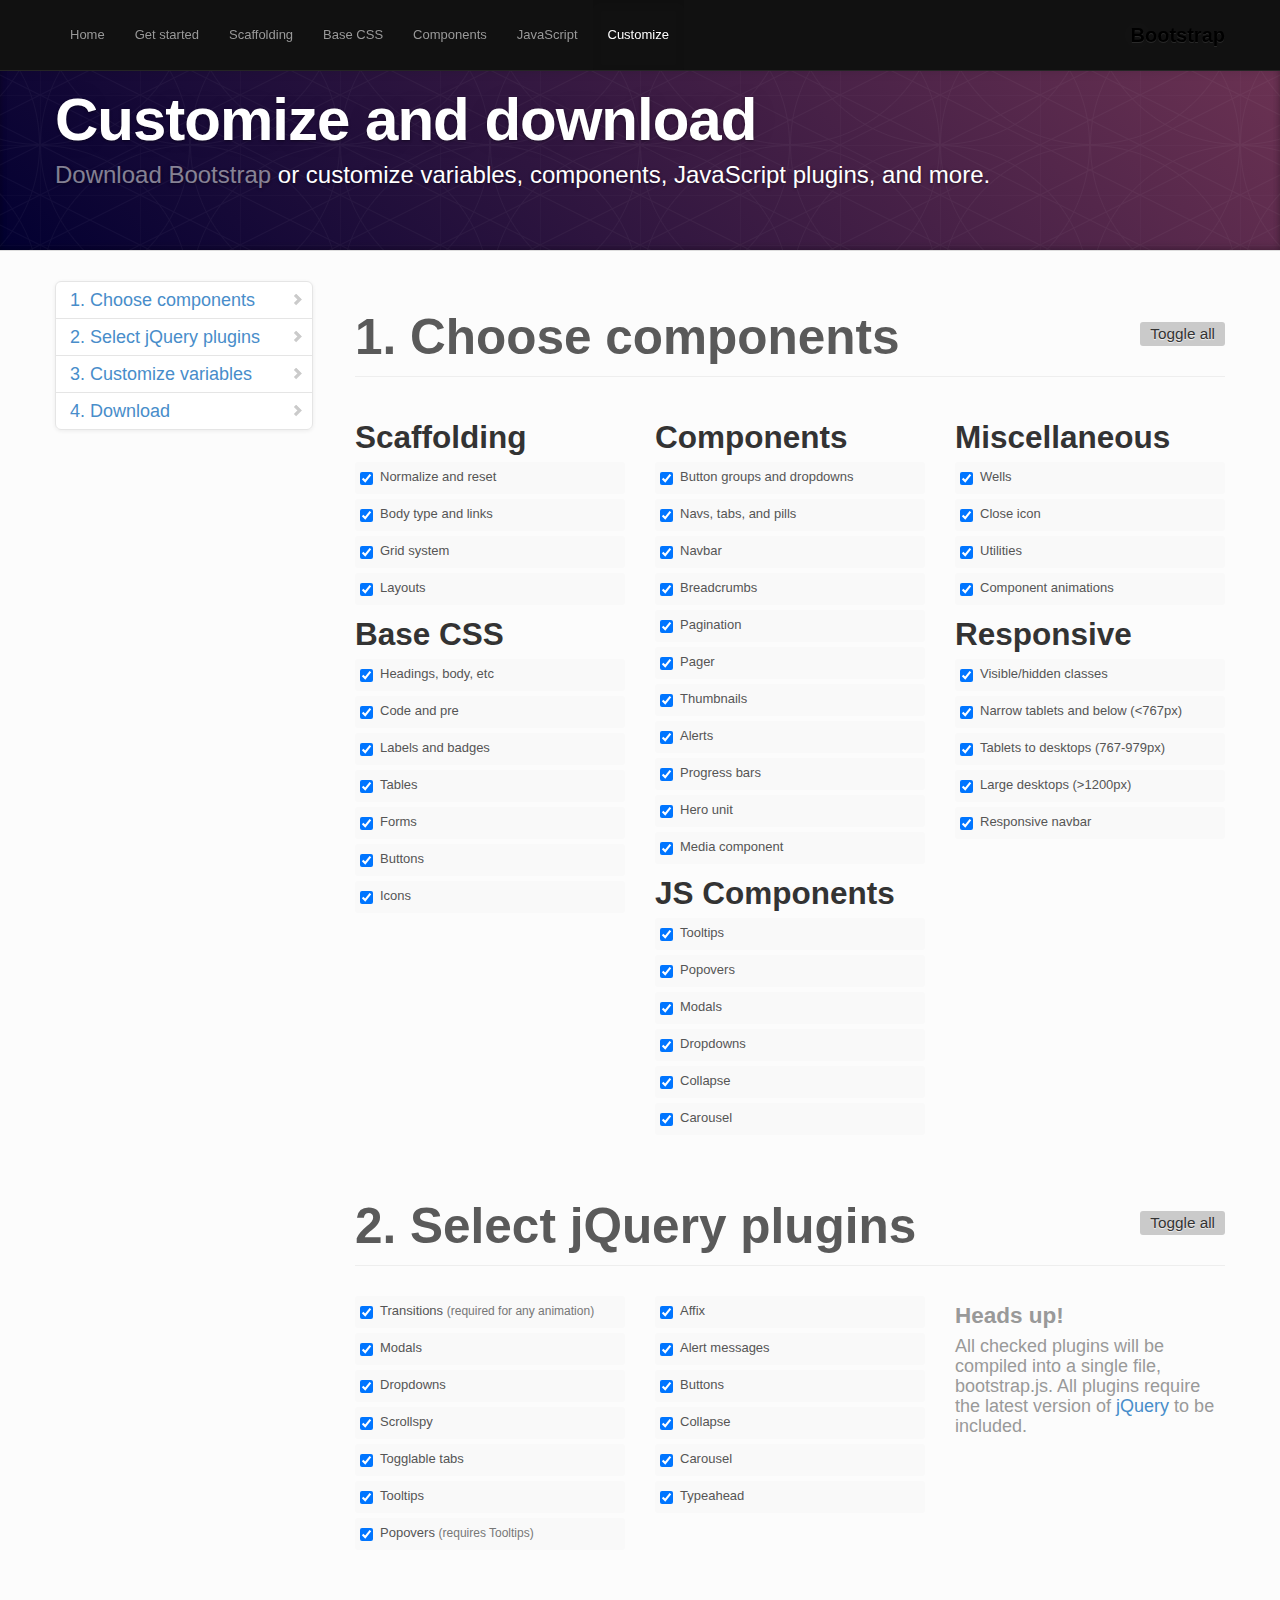
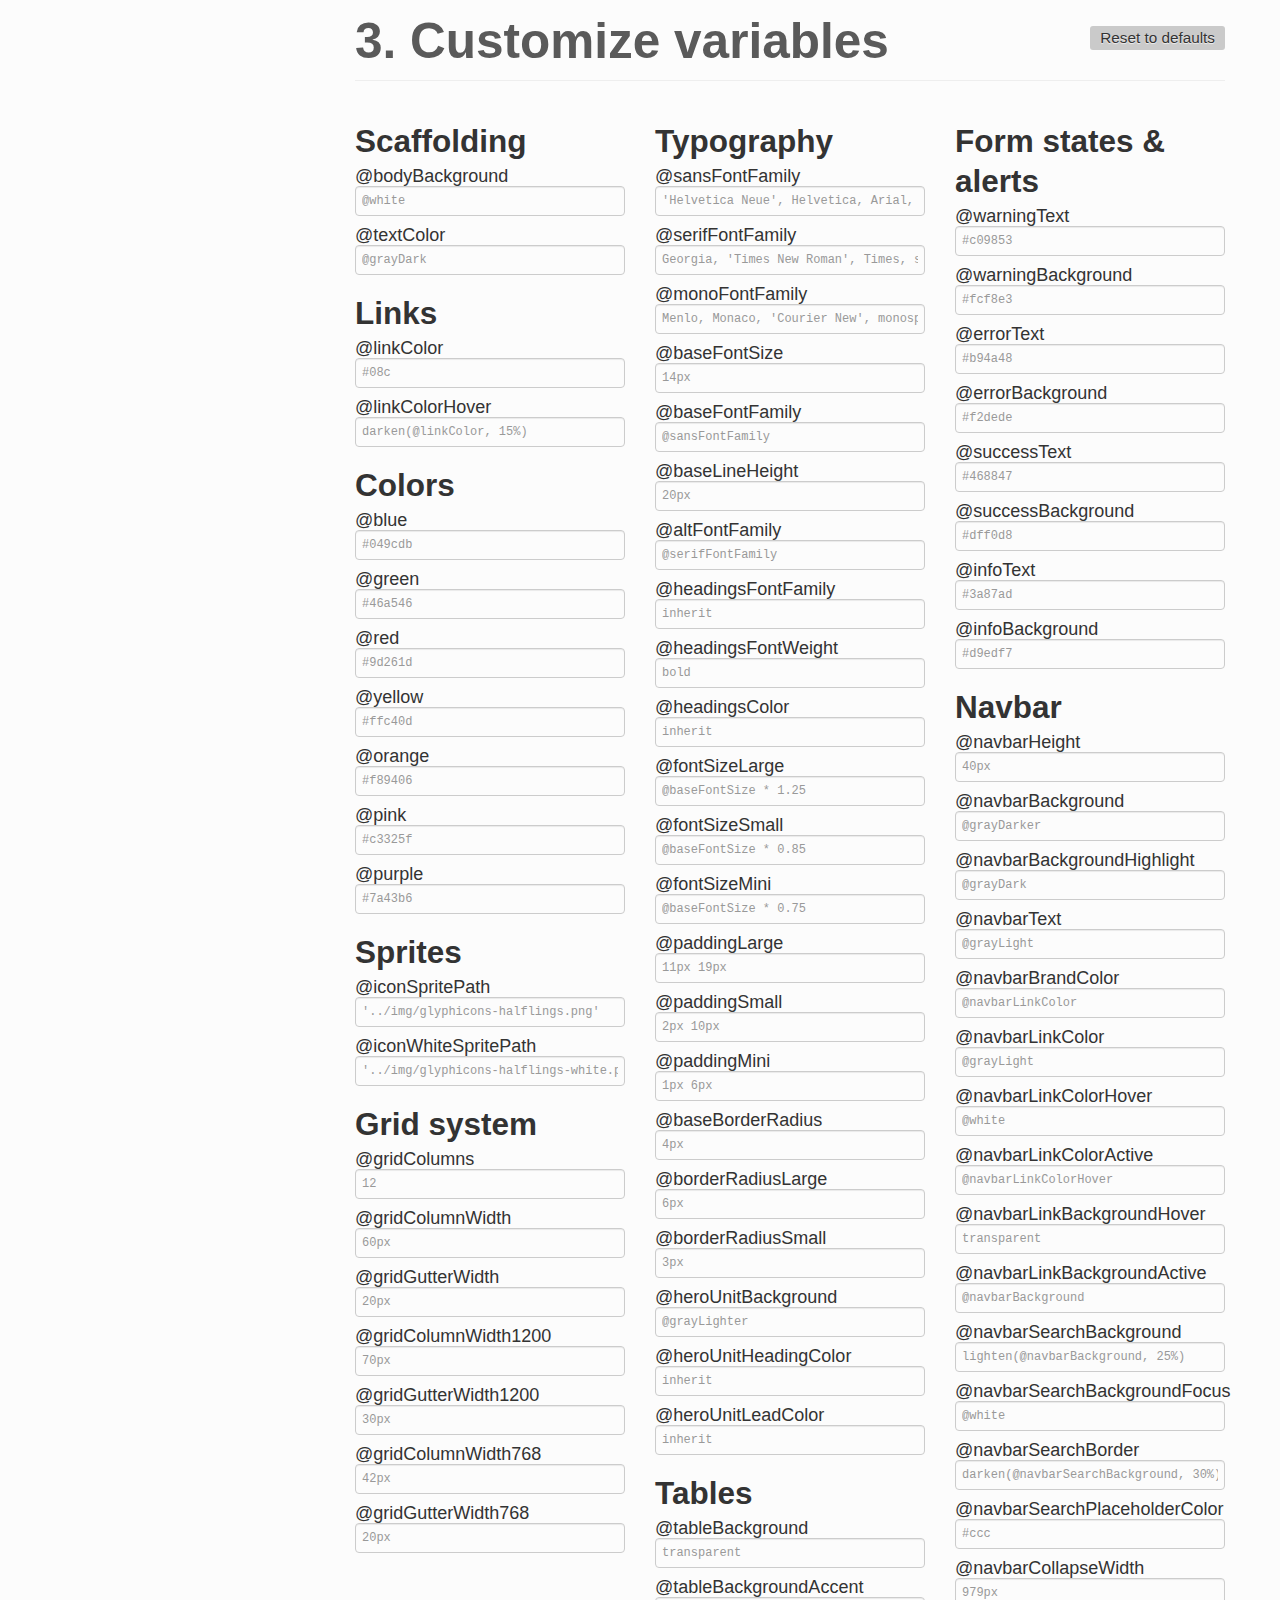
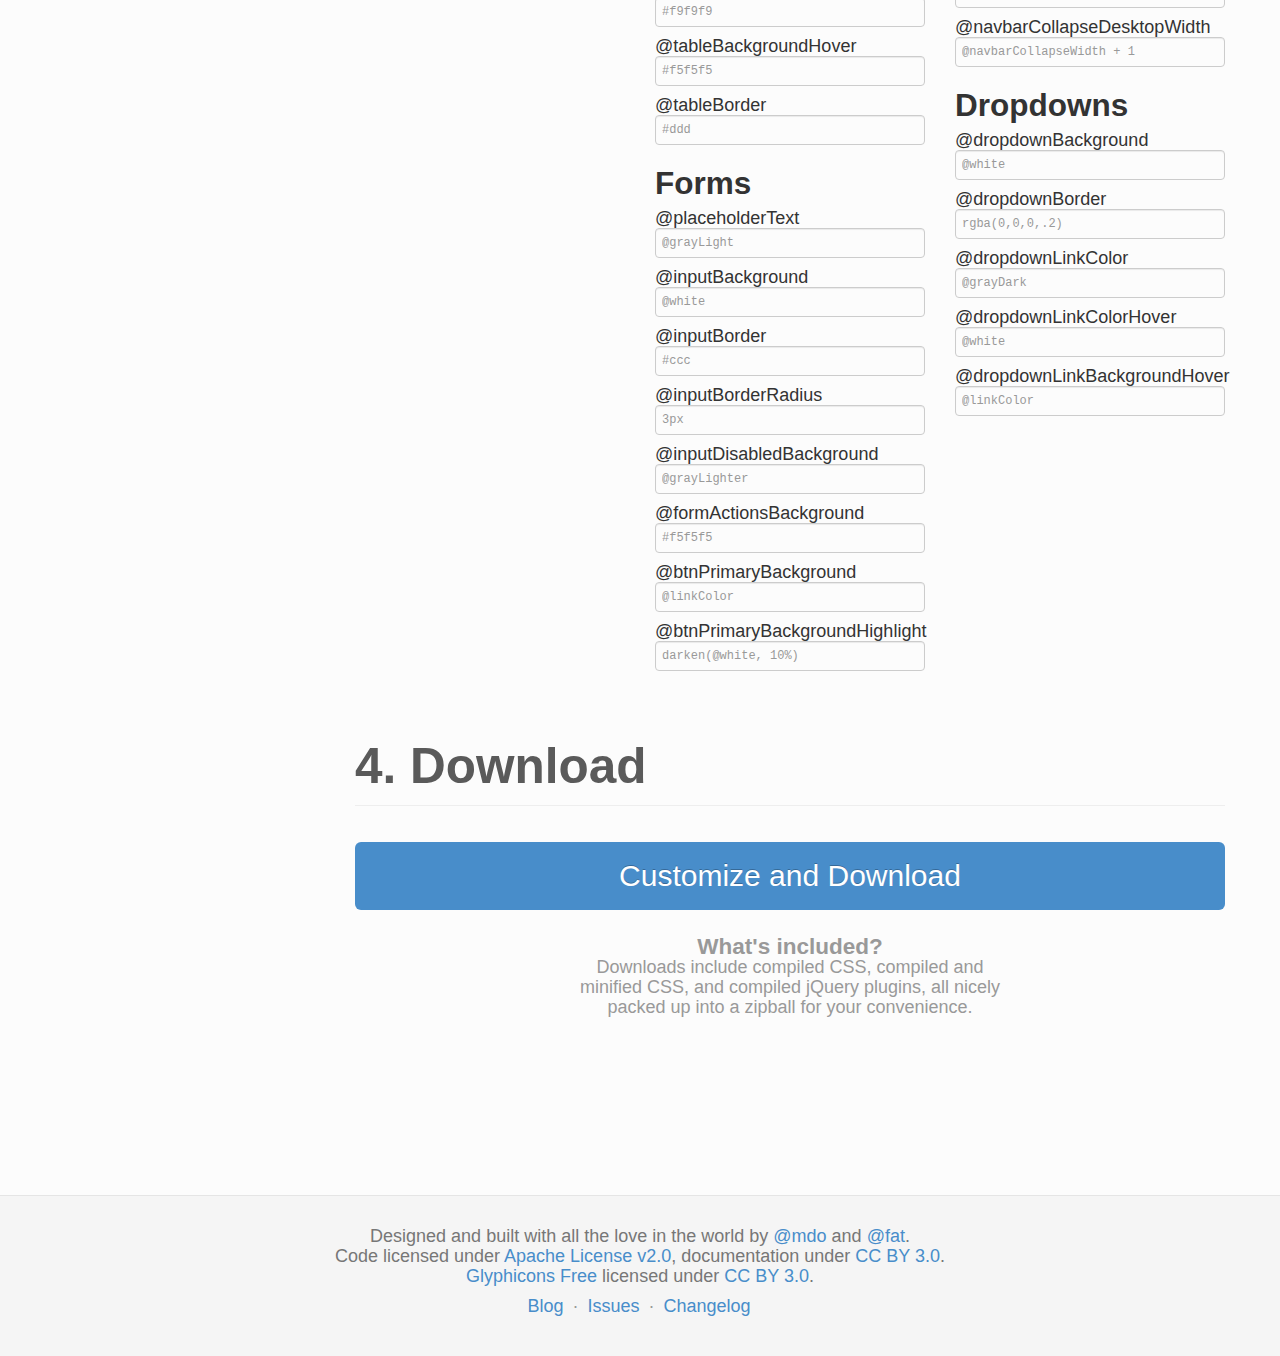
<file: bootstrap_master/docs/customize.html>
<!DOCTYPE html>
<html lang="en">
  <head>
    <meta charset="utf-8">
    <title>Customize · Bootstrap</title>
    <meta name="viewport" content="width=device-width, initial-scale=1.0">
    <meta name="description" content="">
    <meta name="author" content="">

    <!-- Le styles -->
    <link href="assets/css/bootstrap.css" rel="stylesheet">
    <link href="assets/css/bootstrap-responsive.css" rel="stylesheet">
    <link href="assets/css/docs.css" rel="stylesheet">
    <link href="assets/js/google-code-prettify/prettify.css" rel="stylesheet">

    <!-- Le HTML5 shim, for IE6-8 support of HTML5 elements -->
    <!--[if lt IE 9]>
      <script src="assets/js/html5shiv.js"></script>
    <![endif]-->

    <!-- Le fav and touch icons -->
    <link rel="apple-touch-icon-precomposed" sizes="144x144" href="assets/ico/apple-touch-icon-144-precomposed.png">
    <link rel="apple-touch-icon-precomposed" sizes="114x114" href="assets/ico/apple-touch-icon-114-precomposed.png">
      <link rel="apple-touch-icon-precomposed" sizes="72x72" href="assets/ico/apple-touch-icon-72-precomposed.png">
                    <link rel="apple-touch-icon-precomposed" href="assets/ico/apple-touch-icon-57-precomposed.png">
                                   <link rel="shortcut icon" href="assets/ico/favicon.png">

  </head>

  <body data-spy="scroll" data-target=".bs-docs-sidebar">

    <!-- Navbar
    ================================================== -->
    <div class="navbar navbar-inverse navbar-fixed-top">
      <div class="navbar-inner">
        <div class="container">
          <button type="button" class="btn btn-navbar" data-toggle="collapse" data-target=".nav-collapse">
            <span class="icon-bar"></span>
            <span class="icon-bar"></span>
            <span class="icon-bar"></span>
          </button>
          <a class="brand" href="./index.html">Bootstrap</a>
          <div class="nav-collapse collapse">
            <ul class="nav">
              <li class="">
                <a href="./index.html">Home</a>
              </li>
              <li class="">
                <a href="./getting-started.html">Get started</a>
              </li>
              <li class="">
                <a href="./scaffolding.html">Scaffolding</a>
              </li>
              <li class="">
                <a href="./base-css.html">Base CSS</a>
              </li>
              <li class="">
                <a href="./components.html">Components</a>
              </li>
              <li class="">
                <a href="./javascript.html">JavaScript</a>
              </li>
              <li class="active">
                <a href="./customize.html">Customize</a>
              </li>
            </ul>
          </div>
        </div>
      </div>
    </div>

<!-- Masthead
================================================== -->
<header class="jumbotron subhead" id="overview">
  <div class="container">
    <h1>Customize and download</h1>
    <p class="lead"><a href="https://github.com/twitter/bootstrap/zipball/master">Download Bootstrap</a> or customize variables, components, JavaScript plugins, and more.</p>
  </div>
</header>


  <div class="container">

    <!-- Docs nav
    ================================================== -->
    <div class="row">
      <div class="span3 bs-docs-sidebar">
        <ul class="nav nav-list bs-docs-sidenav">
          <li><a href="#components"><i class="icon-chevron-right"></i> 1. Choose components</a></li>
          <li><a href="#plugins"><i class="icon-chevron-right"></i> 2. Select jQuery plugins</a></li>
          <li><a href="#variables"><i class="icon-chevron-right"></i> 3. Customize variables</a></li>
          <li><a href="#download"><i class="icon-chevron-right"></i> 4. Download</a></li>
        </ul>
      </div>
      <div class="span9">


        <!-- Customize form
        ================================================== -->
        <form>
          <section class="download" id="components">
            <div class="page-header">
              <a class="btn btn-small pull-right toggle-all" href="#">Toggle all</a>
              <h1>
                1. Choose components
              </h1>
            </div>
            <div class="row download-builder">
              <div class="span3">
                <h3>Scaffolding</h3>
                <label class="checkbox"><input checked="checked" type="checkbox" value="reset.less"> Normalize and reset</label>
                <label class="checkbox"><input checked="checked" type="checkbox" value="scaffolding.less"> Body type and links</label>
                <label class="checkbox"><input checked="checked" type="checkbox" value="grid.less"> Grid system</label>
                <label class="checkbox"><input checked="checked" type="checkbox" value="layouts.less"> Layouts</label>
                <h3>Base CSS</h3>
                <label class="checkbox"><input checked="checked" type="checkbox" value="type.less"> Headings, body, etc</label>
                <label class="checkbox"><input checked="checked" type="checkbox" value="code.less"> Code and pre</label>
                <label class="checkbox"><input checked="checked" type="checkbox" value="labels-badges.less"> Labels and badges</label>
                <label class="checkbox"><input checked="checked" type="checkbox" value="tables.less"> Tables</label>
                <label class="checkbox"><input checked="checked" type="checkbox" value="forms.less"> Forms</label>
                <label class="checkbox"><input checked="checked" type="checkbox" value="buttons.less"> Buttons</label>
                <label class="checkbox"><input checked="checked" type="checkbox" value="sprites.less"> Icons</label>
              </div><!-- /span -->
              <div class="span3">
                <h3>Components</h3>
                <label class="checkbox"><input checked="checked" type="checkbox" value="button-groups.less"> Button groups and dropdowns</label>
                <label class="checkbox"><input checked="checked" type="checkbox" value="navs.less"> Navs, tabs, and pills</label>
                <label class="checkbox"><input checked="checked" type="checkbox" value="navbar.less"> Navbar</label>
                <label class="checkbox"><input checked="checked" type="checkbox" value="breadcrumbs.less"> Breadcrumbs</label>
                <label class="checkbox"><input checked="checked" type="checkbox" value="pagination.less"> Pagination</label>
                <label class="checkbox"><input checked="checked" type="checkbox" value="pager.less"> Pager</label>
                <label class="checkbox"><input checked="checked" type="checkbox" value="thumbnails.less"> Thumbnails</label>
                <label class="checkbox"><input checked="checked" type="checkbox" value="alerts.less"> Alerts</label>
                <label class="checkbox"><input checked="checked" type="checkbox" value="progress-bars.less"> Progress bars</label>
                <label class="checkbox"><input checked="checked" type="checkbox" value="hero-unit.less"> Hero unit</label>
                <label class="checkbox"><input checked="checked" type="checkbox" value="media.less"> Media component</label>
                <h3>JS Components</h3>
                <label class="checkbox"><input checked="checked" type="checkbox" value="tooltip.less"> Tooltips</label>
                <label class="checkbox"><input checked="checked" type="checkbox" value="popovers.less"> Popovers</label>
                <label class="checkbox"><input checked="checked" type="checkbox" value="modals.less"> Modals</label>
                <label class="checkbox"><input checked="checked" type="checkbox" value="dropdowns.less"> Dropdowns</label>
                <label class="checkbox"><input checked="checked" type="checkbox" value="accordion.less"> Collapse</label>
                <label class="checkbox"><input checked="checked" type="checkbox" value="carousel.less"> Carousel</label>
              </div><!-- /span -->
              <div class="span3">
                <h3>Miscellaneous</h3>
                <label class="checkbox"><input checked="checked" type="checkbox" value="wells.less"> Wells</label>
                <label class="checkbox"><input checked="checked" type="checkbox" value="close.less"> Close icon</label>
                <label class="checkbox"><input checked="checked" type="checkbox" value="utilities.less"> Utilities</label>
                <label class="checkbox"><input checked="checked" type="checkbox" value="component-animations.less"> Component animations</label>
                <h3>Responsive</h3>
                <label class="checkbox"><input checked="checked" type="checkbox" value="responsive-utilities.less"> Visible/hidden classes</label>
                <label class="checkbox"><input checked="checked" type="checkbox" value="responsive-767px-max.less"> Narrow tablets and below (<767px)</label>
                <label class="checkbox"><input checked="checked" type="checkbox" value="responsive-768px-979px.less"> Tablets to desktops (767-979px)</label>
                <label class="checkbox"><input checked="checked" type="checkbox" value="responsive-1200px-min.less"> Large desktops (>1200px)</label>
                <label class="checkbox"><input checked="checked" type="checkbox" value="responsive-navbar.less"> Responsive navbar</label>
              </div><!-- /span -->
            </div><!-- /row -->
          </section>

          <section class="download" id="plugins">
            <div class="page-header">
              <a class="btn btn-small pull-right toggle-all" href="#">Toggle all</a>
              <h1>
                2. Select jQuery plugins
              </h1>
            </div>
            <div class="row download-builder">
              <div class="span3">
                <label class="checkbox">
                  <input type="checkbox" checked="true" value="bootstrap-transition.js">
                  Transitions <small>(required for any animation)</small>
                </label>
                <label class="checkbox">
                  <input type="checkbox" checked="true" value="bootstrap-modal.js">
                  Modals
                </label>
                <label class="checkbox">
                  <input type="checkbox" checked="true" value="bootstrap-dropdown.js">
                  Dropdowns
                </label>
                <label class="checkbox">
                  <input type="checkbox" checked="true" value="bootstrap-scrollspy.js">
                  Scrollspy
                </label>
                <label class="checkbox">
                  <input type="checkbox" checked="true" value="bootstrap-tab.js">
                  Togglable tabs
                </label>
                <label class="checkbox">
                  <input type="checkbox" checked="true" value="bootstrap-tooltip.js">
                  Tooltips
                </label>
                <label class="checkbox">
                  <input type="checkbox" checked="true" value="bootstrap-popover.js">
                  Popovers <small>(requires Tooltips)</small>
                </label>
              </div><!-- /span -->
              <div class="span3">
                <label class="checkbox">
                  <input type="checkbox" checked="true" value="bootstrap-affix.js">
                  Affix
                </label>
                <label class="checkbox">
                  <input type="checkbox" checked="true" value="bootstrap-alert.js">
                  Alert messages
                </label>
                <label class="checkbox">
                  <input type="checkbox" checked="true" value="bootstrap-button.js">
                  Buttons
                </label>
                <label class="checkbox">
                  <input type="checkbox" checked="true" value="bootstrap-collapse.js">
                  Collapse
                </label>
                <label class="checkbox">
                  <input type="checkbox" checked="true" value="bootstrap-carousel.js">
                  Carousel
                </label>
                <label class="checkbox">
                  <input type="checkbox" checked="true" value="bootstrap-typeahead.js">
                  Typeahead
                </label>
              </div><!-- /span -->
              <div class="span3">
                <h4 class="muted">Heads up!</h4>
                <p class="muted">All checked plugins will be compiled into a single file, bootstrap.js. All plugins require the latest version of <a href="http://jquery.com/" target="_blank">jQuery</a> to be included.</p>
              </div><!-- /span -->
            </div><!-- /row -->
          </section>


          <section class="download" id="variables">
            <div class="page-header">
              <a class="btn btn-small pull-right toggle-all" href="#">Reset to defaults</a>
              <h1>
                3. Customize variables
              </h1>
            </div>
            <div class="row download-builder">
              <div class="span3">
                <h3>Scaffolding</h3>
                <label>@bodyBackground</label>
                <input type="text" class="span3" placeholder="@white">
                <label>@textColor</label>
                <input type="text" class="span3" placeholder="@grayDark">

                <h3>Links</h3>
                <label>@linkColor</label>
                <input type="text" class="span3" placeholder="#08c">
                <label>@linkColorHover</label>
                <input type="text" class="span3" placeholder="darken(@linkColor, 15%)">
                <h3>Colors</h3>
                <label>@blue</label>
                <input type="text" class="span3" placeholder="#049cdb">
                <label>@green</label>
                <input type="text" class="span3" placeholder="#46a546">
                <label>@red</label>
                <input type="text" class="span3" placeholder="#9d261d">
                <label>@yellow</label>
                <input type="text" class="span3" placeholder="#ffc40d">
                <label>@orange</label>
                <input type="text" class="span3" placeholder="#f89406">
                <label>@pink</label>
                <input type="text" class="span3" placeholder="#c3325f">
                <label>@purple</label>
                <input type="text" class="span3" placeholder="#7a43b6">

                <h3>Sprites</h3>
                <label>@iconSpritePath</label>
                <input type="text" class="span3" placeholder="'../img/glyphicons-halflings.png'">
                <label>@iconWhiteSpritePath</label>
                <input type="text" class="span3" placeholder="'../img/glyphicons-halflings-white.png'">

                <h3>Grid system</h3>
                <label>@gridColumns</label>
                <input type="text" class="span3" placeholder="12">
                <label>@gridColumnWidth</label>
                <input type="text" class="span3" placeholder="60px">
                <label>@gridGutterWidth</label>
                <input type="text" class="span3" placeholder="20px">
                <label>@gridColumnWidth1200</label>
                <input type="text" class="span3" placeholder="70px">
                <label>@gridGutterWidth1200</label>
                <input type="text" class="span3" placeholder="30px">
                <label>@gridColumnWidth768</label>
                <input type="text" class="span3" placeholder="42px">
                <label>@gridGutterWidth768</label>
                <input type="text" class="span3" placeholder="20px">

              </div><!-- /span -->
              <div class="span3">

                <h3>Typography</h3>
                <label>@sansFontFamily</label>
                <input type="text" class="span3" placeholder="'Helvetica Neue', Helvetica, Arial, sans-serif">
                <label>@serifFontFamily</label>
                <input type="text" class="span3" placeholder="Georgia, 'Times New Roman', Times, serif">
                <label>@monoFontFamily</label>
                <input type="text" class="span3" placeholder="Menlo, Monaco, 'Courier New', monospace">

                <label>@baseFontSize</label>
                <input type="text" class="span3" placeholder="14px">
                <label>@baseFontFamily</label>
                <input type="text" class="span3" placeholder="@sansFontFamily">
                <label>@baseLineHeight</label>
                <input type="text" class="span3" placeholder="20px">

                <label>@altFontFamily</label>
                <input type="text" class="span3" placeholder="@serifFontFamily">
                <label>@headingsFontFamily</label>
                <input type="text" class="span3" placeholder="inherit">
                <label>@headingsFontWeight</label>
                <input type="text" class="span3" placeholder="bold">
                <label>@headingsColor</label>
                <input type="text" class="span3" placeholder="inherit">

                <label>@fontSizeLarge</label>
                <input type="text" class="span3" placeholder="@baseFontSize * 1.25">
                <label>@fontSizeSmall</label>
                <input type="text" class="span3" placeholder="@baseFontSize * 0.85">
                <label>@fontSizeMini</label>
                <input type="text" class="span3" placeholder="@baseFontSize * 0.75">

                <label>@paddingLarge</label>
                <input type="text" class="span3" placeholder="11px 19px">
                <label>@paddingSmall</label>
                <input type="text" class="span3" placeholder="2px 10px">
                <label>@paddingMini</label>
                <input type="text" class="span3" placeholder="1px 6px">

                <label>@baseBorderRadius</label>
                <input type="text" class="span3" placeholder="4px">
                <label>@borderRadiusLarge</label>
                <input type="text" class="span3" placeholder="6px">
                <label>@borderRadiusSmall</label>
                <input type="text" class="span3" placeholder="3px">

                <label>@heroUnitBackground</label>
                <input type="text" class="span3" placeholder="@grayLighter">
                <label>@heroUnitHeadingColor</label>
                <input type="text" class="span3" placeholder="inherit">
                <label>@heroUnitLeadColor</label>
                <input type="text" class="span3" placeholder="inherit">

                <h3>Tables</h3>
                <label>@tableBackground</label>
                <input type="text" class="span3" placeholder="transparent">
                <label>@tableBackgroundAccent</label>
                <input type="text" class="span3" placeholder="#f9f9f9">
                <label>@tableBackgroundHover</label>
                <input type="text" class="span3" placeholder="#f5f5f5">
                <label>@tableBorder</label>
                <input type="text" class="span3" placeholder="#ddd">

                <h3>Forms</h3>
                <label>@placeholderText</label>
                <input type="text" class="span3" placeholder="@grayLight">
                <label>@inputBackground</label>
                <input type="text" class="span3" placeholder="@white">
                <label>@inputBorder</label>
                <input type="text" class="span3" placeholder="#ccc">
                <label>@inputBorderRadius</label>
                <input type="text" class="span3" placeholder="3px">
                <label>@inputDisabledBackground</label>
                <input type="text" class="span3" placeholder="@grayLighter">
                <label>@formActionsBackground</label>
                <input type="text" class="span3" placeholder="#f5f5f5">
                <label>@btnPrimaryBackground</label>
                <input type="text" class="span3" placeholder="@linkColor">
                <label>@btnPrimaryBackgroundHighlight</label>
                <input type="text" class="span3" placeholder="darken(@white, 10%)">

              </div><!-- /span -->
              <div class="span3">

                <h3>Form states &amp; alerts</h3>
                <label>@warningText</label>
                <input type="text" class="span3" placeholder="#c09853">
                <label>@warningBackground</label>
                <input type="text" class="span3" placeholder="#fcf8e3">
                <label>@errorText</label>
                <input type="text" class="span3" placeholder="#b94a48">
                <label>@errorBackground</label>
                <input type="text" class="span3" placeholder="#f2dede">
                <label>@successText</label>
                <input type="text" class="span3" placeholder="#468847">
                <label>@successBackground</label>
                <input type="text" class="span3" placeholder="#dff0d8">
                <label>@infoText</label>
                <input type="text" class="span3" placeholder="#3a87ad">
                <label>@infoBackground</label>
                <input type="text" class="span3" placeholder="#d9edf7">

                <h3>Navbar</h3>
                <label>@navbarHeight</label>
                <input type="text" class="span3" placeholder="40px">
                <label>@navbarBackground</label>
                <input type="text" class="span3" placeholder="@grayDarker">
                <label>@navbarBackgroundHighlight</label>
                <input type="text" class="span3" placeholder="@grayDark">
                <label>@navbarText</label>
                <input type="text" class="span3" placeholder="@grayLight">
                <label>@navbarBrandColor</label>
                <input type="text" class="span3" placeholder="@navbarLinkColor">
                <label>@navbarLinkColor</label>
                <input type="text" class="span3" placeholder="@grayLight">
                <label>@navbarLinkColorHover</label>
                <input type="text" class="span3" placeholder="@white">
                <label>@navbarLinkColorActive</label>
                <input type="text" class="span3" placeholder="@navbarLinkColorHover">
                <label>@navbarLinkBackgroundHover</label>
                <input type="text" class="span3" placeholder="transparent">
                <label>@navbarLinkBackgroundActive</label>
                <input type="text" class="span3" placeholder="@navbarBackground">
                <label>@navbarSearchBackground</label>
                <input type="text" class="span3" placeholder="lighten(@navbarBackground, 25%)">
                <label>@navbarSearchBackgroundFocus</label>
                <input type="text" class="span3" placeholder="@white">
                <label>@navbarSearchBorder</label>
                <input type="text" class="span3" placeholder="darken(@navbarSearchBackground, 30%)">
                <label>@navbarSearchPlaceholderColor</label>
                <input type="text" class="span3" placeholder="#ccc">

                <label>@navbarCollapseWidth</label>
                <input type="text" class="span3" placeholder="979px">
                <label>@navbarCollapseDesktopWidth</label>
                <input type="text" class="span3" placeholder="@navbarCollapseWidth + 1">

                <h3>Dropdowns</h3>
                <label>@dropdownBackground</label>
                <input type="text" class="span3" placeholder="@white">
                <label>@dropdownBorder</label>
                <input type="text" class="span3" placeholder="rgba(0,0,0,.2)">
                <label>@dropdownLinkColor</label>
                <input type="text" class="span3" placeholder="@grayDark">
                <label>@dropdownLinkColorHover</label>
                <input type="text" class="span3" placeholder="@white">
                <label>@dropdownLinkBackgroundHover</label>
                <input type="text" class="span3" placeholder="@linkColor">
              </div><!-- /span -->
            </div><!-- /row -->
          </section>

          <section class="download" id="download">
            <div class="page-header">
              <h1>
                4. Download
              </h1>
            </div>
            <div class="download-btn">
              <a class="btn btn-primary" href="#" >Customize and Download</a>
              <h4>What's included?</h4>
              <p>Downloads include compiled CSS, compiled and minified CSS, and compiled jQuery plugins, all nicely packed up into a zipball for your convenience.</p>
            </div>
          </section><!-- /download -->
        </form>



      </div>
    </div>

  </div>



    <!-- Footer
    ================================================== -->
    <footer class="footer">
      <div class="container">
        <p>Designed and built with all the love in the world by <a href="http://twitter.com/mdo" target="_blank">@mdo</a> and <a href="http://twitter.com/fat" target="_blank">@fat</a>.</p>
        <p>Code licensed under <a href="http://www.apache.org/licenses/LICENSE-2.0" target="_blank">Apache License v2.0</a>, documentation under <a href="http://creativecommons.org/licenses/by/3.0/">CC BY 3.0</a>.</p>
        <p><a href="http://glyphicons.com">Glyphicons Free</a> licensed under <a href="http://creativecommons.org/licenses/by/3.0/">CC BY 3.0</a>.</p>
        <ul class="footer-links">
          <li><a href="http://blog.getbootstrap.com">Blog</a></li>
          <li class="muted">&middot;</li>
          <li><a href="https://github.com/twitter/bootstrap/issues?state=open">Issues</a></li>
          <li class="muted">&middot;</li>
          <li><a href="https://github.com/twitter/bootstrap/blob/master/CHANGELOG.md">Changelog</a></li>
        </ul>
      </div>
    </footer>



    <!-- Le javascript
    ================================================== -->
    <!-- Placed at the end of the document so the pages load faster -->
    <script type="text/javascript" src="http://platform.twitter.com/widgets.js"></script>
    <script src="assets/js/jquery.js"></script>
    <script src="assets/js/bootstrap-transition.js"></script>
    <script src="assets/js/bootstrap-alert.js"></script>
    <script src="assets/js/bootstrap-modal.js"></script>
    <script src="assets/js/bootstrap-dropdown.js"></script>
    <script src="assets/js/bootstrap-scrollspy.js"></script>
    <script src="assets/js/bootstrap-tab.js"></script>
    <script src="assets/js/bootstrap-tooltip.js"></script>
    <script src="assets/js/bootstrap-popover.js"></script>
    <script src="assets/js/bootstrap-button.js"></script>
    <script src="assets/js/bootstrap-collapse.js"></script>
    <script src="assets/js/bootstrap-carousel.js"></script>
    <script src="assets/js/bootstrap-typeahead.js"></script>
    <script src="assets/js/bootstrap-affix.js"></script>

    <script src="assets/js/holder/holder.js"></script>
    <script src="assets/js/google-code-prettify/prettify.js"></script>

    <script src="assets/js/application.js"></script>



  </body>
</html>
</file>
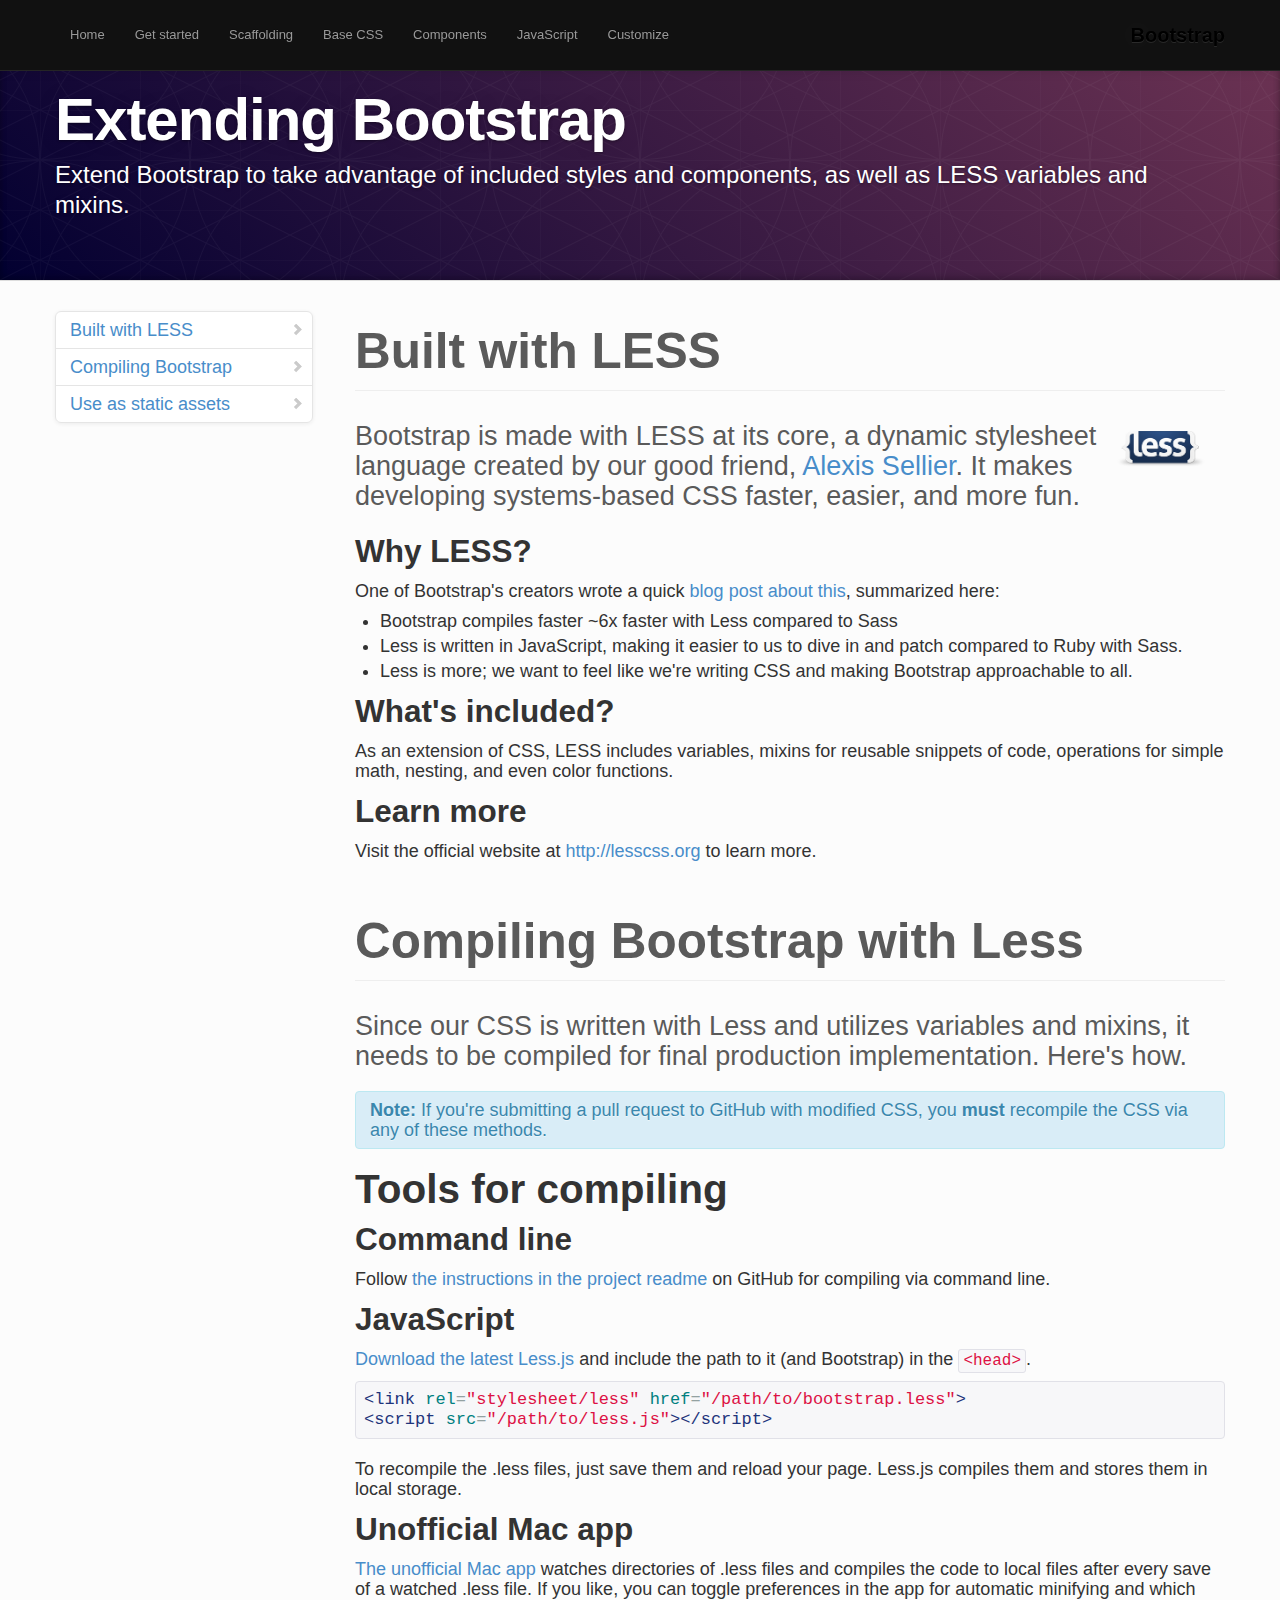
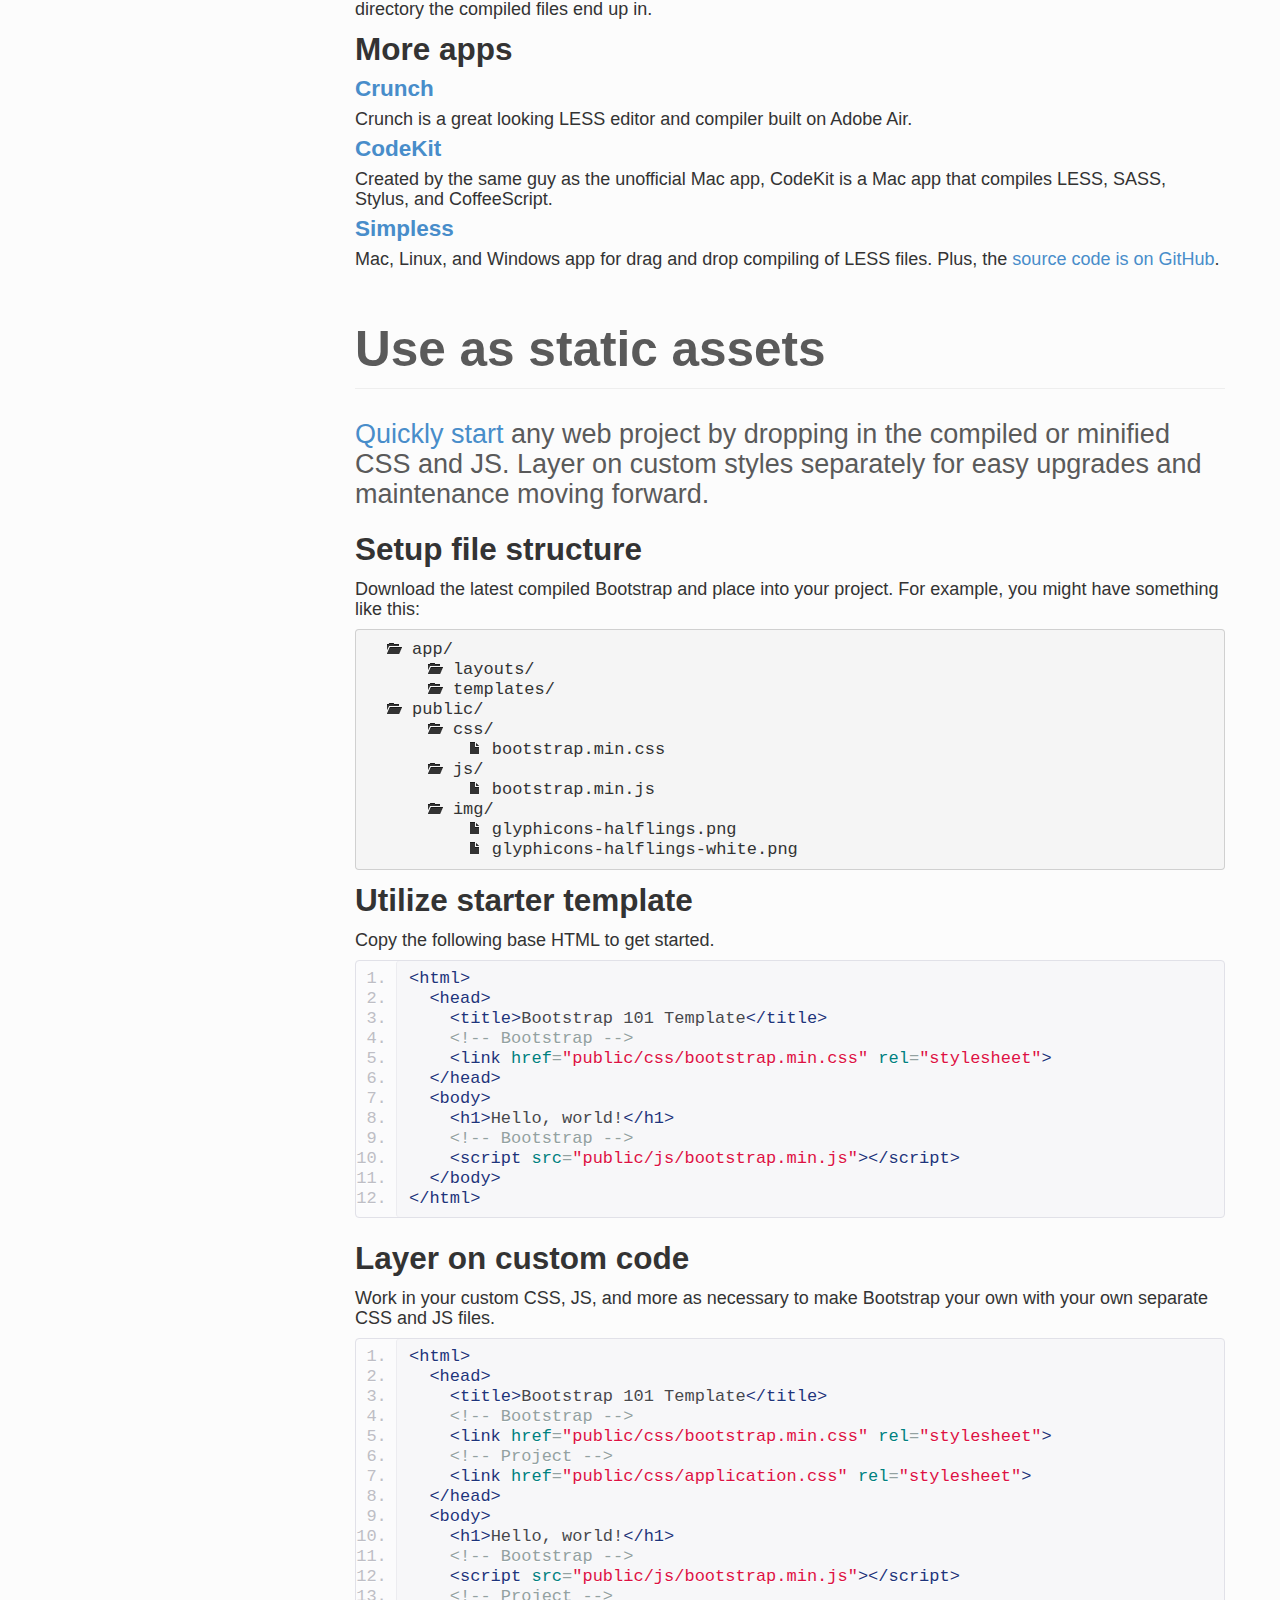
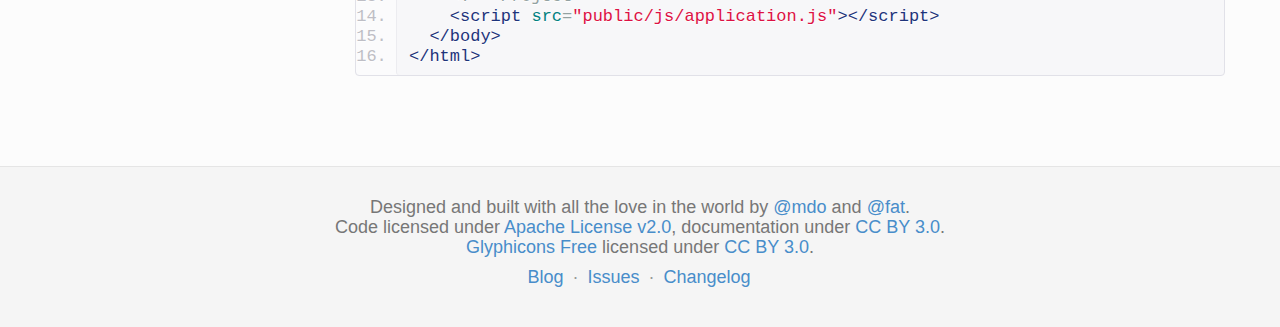
<file: bootstrap_master/docs/extend.html>
<!DOCTYPE html>
<html lang="en">
  <head>
    <meta charset="utf-8">
    <title>Extend · Bootstrap</title>
    <meta name="viewport" content="width=device-width, initial-scale=1.0">
    <meta name="description" content="">
    <meta name="author" content="">

    <!-- Le styles -->
    <link href="assets/css/bootstrap.css" rel="stylesheet">
    <link href="assets/css/bootstrap-responsive.css" rel="stylesheet">
    <link href="assets/css/docs.css" rel="stylesheet">
    <link href="assets/js/google-code-prettify/prettify.css" rel="stylesheet">

    <!-- Le HTML5 shim, for IE6-8 support of HTML5 elements -->
    <!--[if lt IE 9]>
      <script src="assets/js/html5shiv.js"></script>
    <![endif]-->

    <!-- Le fav and touch icons -->
    <link rel="apple-touch-icon-precomposed" sizes="144x144" href="assets/ico/apple-touch-icon-144-precomposed.png">
    <link rel="apple-touch-icon-precomposed" sizes="114x114" href="assets/ico/apple-touch-icon-114-precomposed.png">
      <link rel="apple-touch-icon-precomposed" sizes="72x72" href="assets/ico/apple-touch-icon-72-precomposed.png">
                    <link rel="apple-touch-icon-precomposed" href="assets/ico/apple-touch-icon-57-precomposed.png">
                                   <link rel="shortcut icon" href="assets/ico/favicon.png">

  </head>

  <body data-spy="scroll" data-target=".bs-docs-sidebar">

    <!-- Navbar
    ================================================== -->
    <div class="navbar navbar-inverse navbar-fixed-top">
      <div class="navbar-inner">
        <div class="container">
          <button type="button" class="btn btn-navbar" data-toggle="collapse" data-target=".nav-collapse">
            <span class="icon-bar"></span>
            <span class="icon-bar"></span>
            <span class="icon-bar"></span>
          </button>
          <a class="brand" href="./index.html">Bootstrap</a>
          <div class="nav-collapse collapse">
            <ul class="nav">
              <li class="">
                <a href="./index.html">Home</a>
              </li>
              <li class="">
                <a href="./getting-started.html">Get started</a>
              </li>
              <li class="">
                <a href="./scaffolding.html">Scaffolding</a>
              </li>
              <li class="">
                <a href="./base-css.html">Base CSS</a>
              </li>
              <li class="">
                <a href="./components.html">Components</a>
              </li>
              <li class="">
                <a href="./javascript.html">JavaScript</a>
              </li>
              <li class="">
                <a href="./customize.html">Customize</a>
              </li>
            </ul>
          </div>
        </div>
      </div>
    </div>

<!-- Subhead
================================================== -->
<header class="jumbotron subhead" id="overview">
  <div class="container">
    <h1>Extending Bootstrap</h1>
    <p class="lead">Extend Bootstrap to take advantage of included styles and components, as well as LESS variables and mixins.</p>
  <div>
</header>

  <div class="container">

    <!-- Docs nav
    ================================================== -->
    <div class="row">
      <div class="span3 bs-docs-sidebar">
        <ul class="nav nav-list bs-docs-sidenav">
          <li><a href="#built-with-less"><i class="icon-chevron-right"></i> Built with LESS</a></li>
          <li><a href="#compiling"><i class="icon-chevron-right"></i> Compiling Bootstrap</a></li>
          <li><a href="#static-assets"><i class="icon-chevron-right"></i> Use as static assets</a></li>
        </ul>
      </div>
      <div class="span9">



        <!-- BUILT WITH LESS
        ================================================== -->
        <section id="built-with-less">
          <div class="page-header">
            <h1>Built with LESS</h1>
          </div>

          <img style="float: right; height: 36px; margin: 10px 20px 20px" src="assets/img/less-logo-large.png" alt="LESS CSS">
          <p class="lead">Bootstrap is made with LESS at its core, a dynamic stylesheet language created by our good friend, <a href="http://cloudhead.io">Alexis Sellier</a>. It makes developing systems-based CSS faster, easier, and more fun.</p>

          <h3>Why LESS?</h3>
          <p>One of Bootstrap's creators wrote a quick <a href="http://www.wordsbyf.at/2012/03/08/why-less/">blog post about this</a>, summarized here:</p>
          <ul>
            <li>Bootstrap compiles faster ~6x faster with Less compared to Sass</li>
            <li>Less is written in JavaScript, making it easier to us to dive in and patch compared to Ruby with Sass.</li>
            <li>Less is more; we want to feel like we're writing CSS and making Bootstrap approachable to all.</li>
          </ul>

          <h3>What's included?</h3>
          <p>As an extension of CSS, LESS includes variables, mixins for reusable snippets of code, operations for simple math, nesting, and even color functions.</p>

          <h3>Learn more</h3>
          <p>Visit the official website at <a href="http://lesscss.org">http://lesscss.org</a> to learn more.</p>
        </section>



        <!-- COMPILING LESS AND BOOTSTRAP
        ================================================== -->
        <section id="compiling">
          <div class="page-header">
            <h1>Compiling Bootstrap with Less</h1>
          </div>

          <p class="lead">Since our CSS is written with Less and utilizes variables and mixins, it needs to be compiled for final production implementation. Here's how.</p>

          <div class="alert alert-info">
            <strong>Note:</strong> If you're submitting a pull request to GitHub with modified CSS, you <strong>must</strong> recompile the CSS via any of these methods.
          </div>

          <h2>Tools for compiling</h2>

          <h3>Command line</h3>
          <p>Follow <a href="https://github.com/twitter/bootstrap#developers">the instructions in the project readme</a> on GitHub for compiling via command line.</p>

          <h3>JavaScript</h3>
          <p><a href="http://lesscss.org/">Download the latest Less.js</a> and include the path to it (and Bootstrap) in the <code>&lt;head&gt;</code>.</p>
<pre class="prettyprint">
&lt;link rel="stylesheet/less" href="/path/to/bootstrap.less"&gt;
&lt;script src="/path/to/less.js"&gt;&lt;/script&gt;
</pre>
          <p>To recompile the .less files, just save them and reload your page. Less.js compiles them and stores them in local storage.</p>

          <h3>Unofficial Mac app</h3>
          <p><a href="http://incident57.com/less/">The unofficial Mac app</a> watches directories of .less files and compiles the code to local files after every save of a watched .less file. If you like, you can toggle preferences in the app for automatic minifying and which directory the compiled files end up in.</p>

          <h3>More apps</h3>
          <h4><a href="http://crunchapp.net/" target="_blank">Crunch</a></h4>
          <p>Crunch is a great looking LESS editor and compiler built on Adobe Air.</p>
          <h4><a href="http://incident57.com/codekit/" target="_blank">CodeKit</a></h4>
          <p>Created by the same guy as the unofficial Mac app, CodeKit is a Mac app that compiles LESS, SASS, Stylus, and CoffeeScript.</p>
          <h4><a href="http://wearekiss.com/simpless" target="_blank">Simpless</a></h4>
          <p>Mac, Linux, and Windows app for drag and drop compiling of LESS files. Plus, the <a href="https://github.com/Paratron/SimpLESS" target="_blank">source code is on GitHub</a>.</p>

        </section>



        <!-- Static assets
        ================================================== -->
        <section id="static-assets">
          <div class="page-header">
            <h1>Use as static assets</h1>
          </div>
          <p class="lead"><a href="./getting-started.html">Quickly start</a> any web project by dropping in the compiled or minified CSS and JS. Layer on custom styles separately for easy upgrades and maintenance moving forward.</p>

          <h3>Setup file structure</h3>
          <p>Download the latest compiled Bootstrap and place into your project. For example, you might have something like this:</p>
<pre>
  <span class="icon-folder-open"></span> app/
      <span class="icon-folder-open"></span> layouts/
      <span class="icon-folder-open"></span> templates/
  <span class="icon-folder-open"></span> public/
      <span class="icon-folder-open"></span> css/
          <span class="icon-file"></span> bootstrap.min.css
      <span class="icon-folder-open"></span> js/
          <span class="icon-file"></span> bootstrap.min.js
      <span class="icon-folder-open"></span> img/
          <span class="icon-file"></span> glyphicons-halflings.png
          <span class="icon-file"></span> glyphicons-halflings-white.png
</pre>

          <h3>Utilize starter template</h3>
          <p>Copy the following base HTML to get started.</p>
<pre class="prettyprint linenums">
&lt;html&gt;
  &lt;head&gt;
    &lt;title&gt;Bootstrap 101 Template&lt;/title&gt;
    &lt;!-- Bootstrap --&gt;
    &lt;link href="public/css/bootstrap.min.css" rel="stylesheet"&gt;
  &lt;/head&gt;
  &lt;body&gt;
    &lt;h1&gt;Hello, world!&lt;/h1&gt;
    &lt;!-- Bootstrap --&gt;
    &lt;script src="public/js/bootstrap.min.js"&gt;&lt;/script&gt;
  &lt;/body&gt;
&lt;/html&gt;
</pre>

          <h3>Layer on custom code</h3>
          <p>Work in your custom CSS, JS, and more as necessary to make Bootstrap your own with your own separate CSS and JS files.</p>
<pre class="prettyprint linenums">
&lt;html&gt;
  &lt;head&gt;
    &lt;title&gt;Bootstrap 101 Template&lt;/title&gt;
    &lt;!-- Bootstrap --&gt;
    &lt;link href="public/css/bootstrap.min.css" rel="stylesheet"&gt;
    &lt;!-- Project --&gt;
    &lt;link href="public/css/application.css" rel="stylesheet"&gt;
  &lt;/head&gt;
  &lt;body&gt;
    &lt;h1&gt;Hello, world!&lt;/h1&gt;
    &lt;!-- Bootstrap --&gt;
    &lt;script src="public/js/bootstrap.min.js"&gt;&lt;/script&gt;
    &lt;!-- Project --&gt;
    &lt;script src="public/js/application.js"&gt;&lt;/script&gt;
  &lt;/body&gt;
&lt;/html&gt;
</pre>

        </section>

      </div>
    </div>

  </div>



    <!-- Footer
    ================================================== -->
    <footer class="footer">
      <div class="container">
        <p>Designed and built with all the love in the world by <a href="http://twitter.com/mdo" target="_blank">@mdo</a> and <a href="http://twitter.com/fat" target="_blank">@fat</a>.</p>
        <p>Code licensed under <a href="http://www.apache.org/licenses/LICENSE-2.0" target="_blank">Apache License v2.0</a>, documentation under <a href="http://creativecommons.org/licenses/by/3.0/">CC BY 3.0</a>.</p>
        <p><a href="http://glyphicons.com">Glyphicons Free</a> licensed under <a href="http://creativecommons.org/licenses/by/3.0/">CC BY 3.0</a>.</p>
        <ul class="footer-links">
          <li><a href="http://blog.getbootstrap.com">Blog</a></li>
          <li class="muted">&middot;</li>
          <li><a href="https://github.com/twitter/bootstrap/issues?state=open">Issues</a></li>
          <li class="muted">&middot;</li>
          <li><a href="https://github.com/twitter/bootstrap/blob/master/CHANGELOG.md">Changelog</a></li>
        </ul>
      </div>
    </footer>



    <!-- Le javascript
    ================================================== -->
    <!-- Placed at the end of the document so the pages load faster -->
    <script type="text/javascript" src="http://platform.twitter.com/widgets.js"></script>
    <script src="assets/js/jquery.js"></script>
    <script src="assets/js/bootstrap-transition.js"></script>
    <script src="assets/js/bootstrap-alert.js"></script>
    <script src="assets/js/bootstrap-modal.js"></script>
    <script src="assets/js/bootstrap-dropdown.js"></script>
    <script src="assets/js/bootstrap-scrollspy.js"></script>
    <script src="assets/js/bootstrap-tab.js"></script>
    <script src="assets/js/bootstrap-tooltip.js"></script>
    <script src="assets/js/bootstrap-popover.js"></script>
    <script src="assets/js/bootstrap-button.js"></script>
    <script src="assets/js/bootstrap-collapse.js"></script>
    <script src="assets/js/bootstrap-carousel.js"></script>
    <script src="assets/js/bootstrap-typeahead.js"></script>
    <script src="assets/js/bootstrap-affix.js"></script>

    <script src="assets/js/holder/holder.js"></script>
    <script src="assets/js/google-code-prettify/prettify.js"></script>

    <script src="assets/js/application.js"></script>



  </body>
</html>
</file>
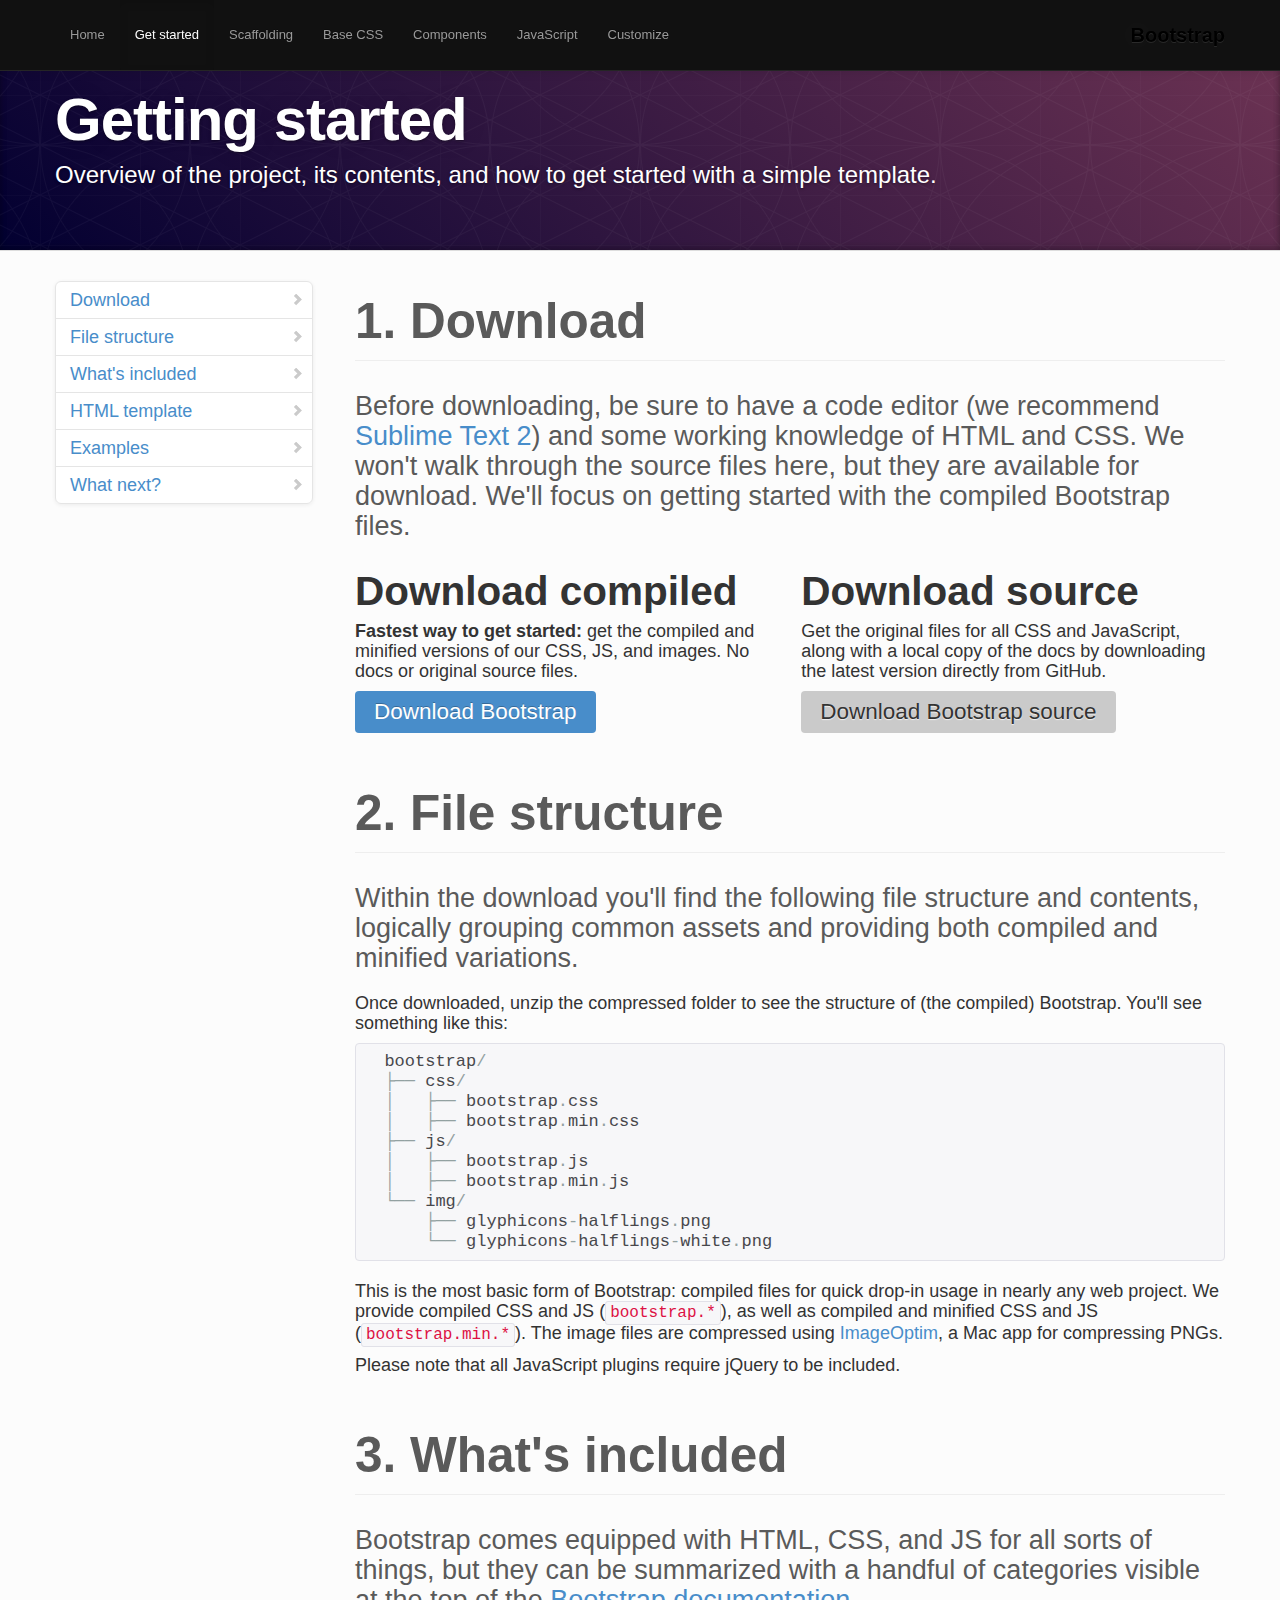
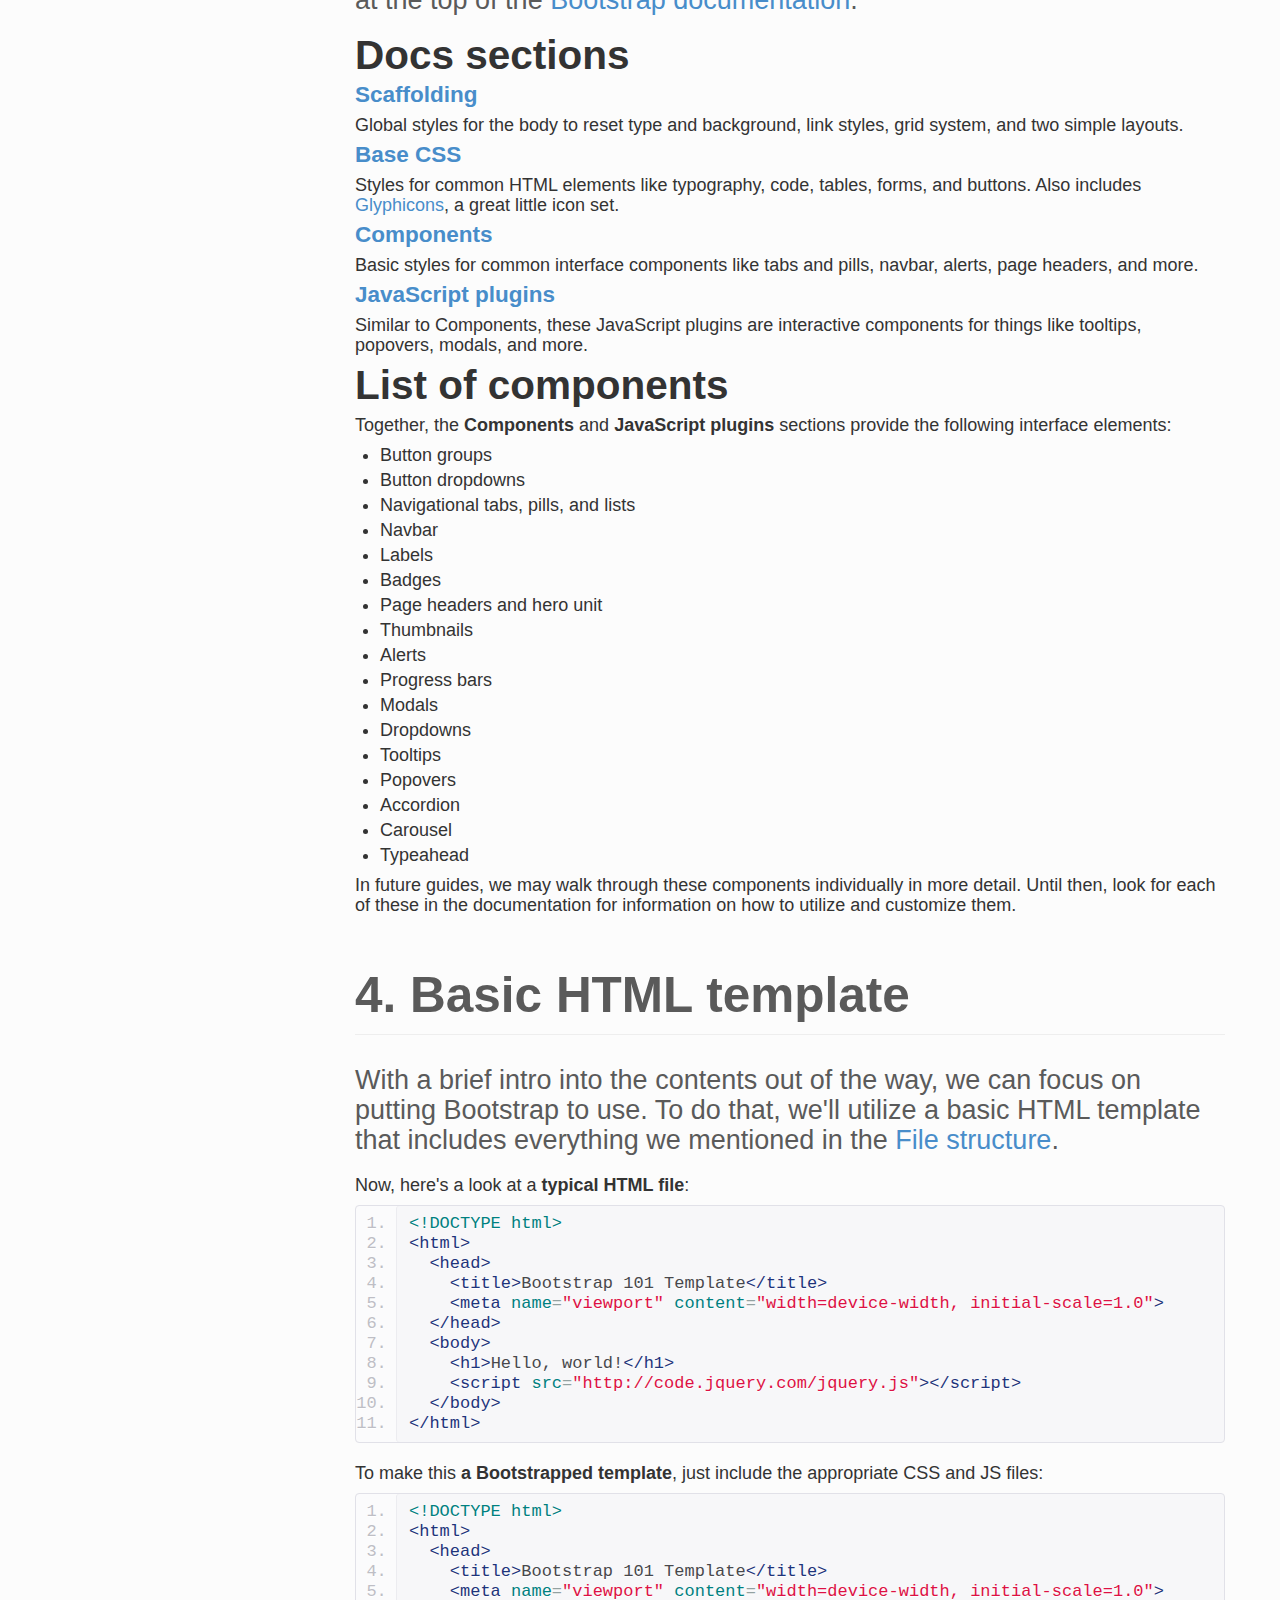
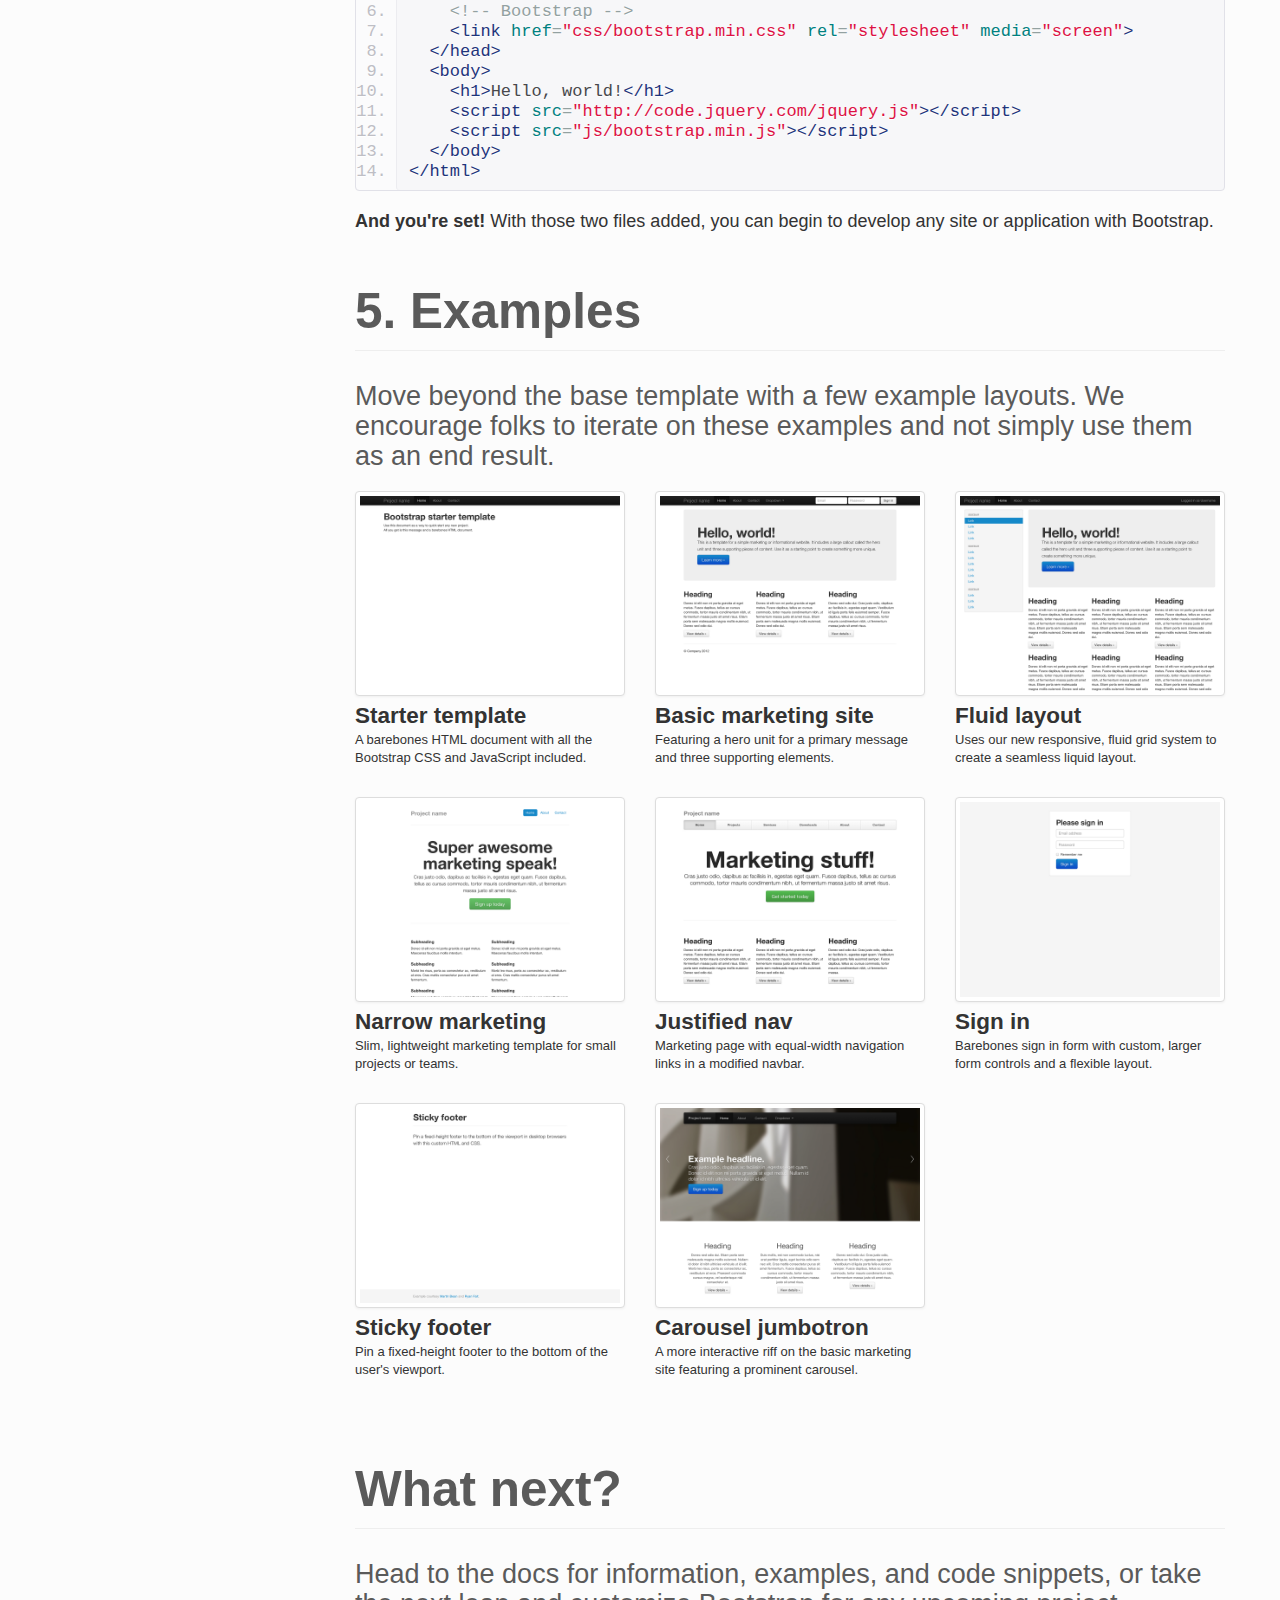
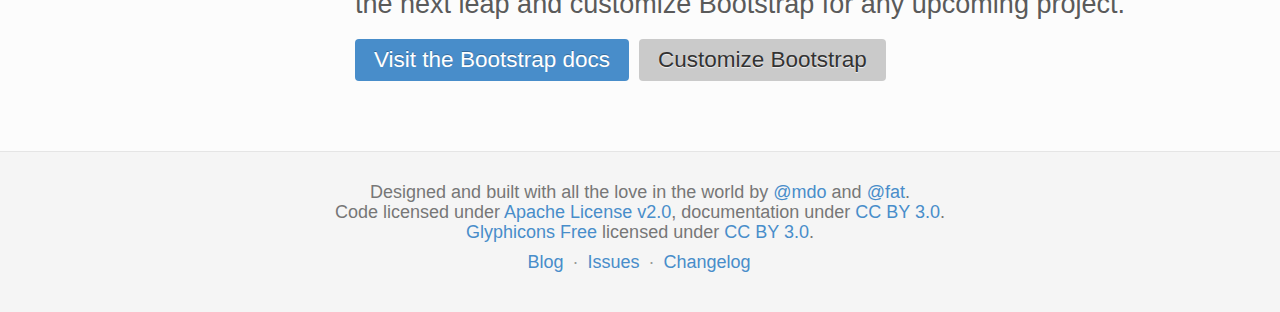
<file: bootstrap_master/docs/getting-started.html>
<!DOCTYPE html>
<html lang="en">
  <head>
    <meta charset="utf-8">
    <title>Getting · Bootstrap</title>
    <meta name="viewport" content="width=device-width, initial-scale=1.0">
    <meta name="description" content="">
    <meta name="author" content="">

    <!-- Le styles -->
    <link href="assets/css/bootstrap.css" rel="stylesheet">
    <link href="assets/css/bootstrap-responsive.css" rel="stylesheet">
    <link href="assets/css/docs.css" rel="stylesheet">
    <link href="assets/js/google-code-prettify/prettify.css" rel="stylesheet">

    <!-- Le HTML5 shim, for IE6-8 support of HTML5 elements -->
    <!--[if lt IE 9]>
      <script src="assets/js/html5shiv.js"></script>
    <![endif]-->

    <!-- Le fav and touch icons -->
    <link rel="apple-touch-icon-precomposed" sizes="144x144" href="assets/ico/apple-touch-icon-144-precomposed.png">
    <link rel="apple-touch-icon-precomposed" sizes="114x114" href="assets/ico/apple-touch-icon-114-precomposed.png">
      <link rel="apple-touch-icon-precomposed" sizes="72x72" href="assets/ico/apple-touch-icon-72-precomposed.png">
                    <link rel="apple-touch-icon-precomposed" href="assets/ico/apple-touch-icon-57-precomposed.png">
                                   <link rel="shortcut icon" href="assets/ico/favicon.png">

  </head>

  <body data-spy="scroll" data-target=".bs-docs-sidebar">

    <!-- Navbar
    ================================================== -->
    <div class="navbar navbar-inverse navbar-fixed-top">
      <div class="navbar-inner">
        <div class="container">
          <button type="button" class="btn btn-navbar" data-toggle="collapse" data-target=".nav-collapse">
            <span class="icon-bar"></span>
            <span class="icon-bar"></span>
            <span class="icon-bar"></span>
          </button>
          <a class="brand" href="./index.html">Bootstrap</a>
          <div class="nav-collapse collapse">
            <ul class="nav">
              <li class="">
                <a href="./index.html">Home</a>
              </li>
              <li class="active">
                <a href="./getting-started.html">Get started</a>
              </li>
              <li class="">
                <a href="./scaffolding.html">Scaffolding</a>
              </li>
              <li class="">
                <a href="./base-css.html">Base CSS</a>
              </li>
              <li class="">
                <a href="./components.html">Components</a>
              </li>
              <li class="">
                <a href="./javascript.html">JavaScript</a>
              </li>
              <li class="">
                <a href="./customize.html">Customize</a>
              </li>
            </ul>
          </div>
        </div>
      </div>
    </div>

<!-- Subhead
================================================== -->
<header class="jumbotron subhead" id="overview">
  <div class="container">
    <h1>Getting started</h1>
    <p class="lead">Overview of the project, its contents, and how to get started with a simple template.</p>
  </div>
</header>


  <div class="container">

    <!-- Docs nav
    ================================================== -->
    <div class="row">
      <div class="span3 bs-docs-sidebar">
        <ul class="nav nav-list bs-docs-sidenav">
          <li><a href="#download-bootstrap"><i class="icon-chevron-right"></i> Download</a></li>
          <li><a href="#file-structure"><i class="icon-chevron-right"></i> File structure</a></li>
          <li><a href="#contents"><i class="icon-chevron-right"></i> What's included</a></li>
          <li><a href="#html-template"><i class="icon-chevron-right"></i> HTML template</a></li>
          <li><a href="#examples"><i class="icon-chevron-right"></i> Examples</a></li>
          <li><a href="#what-next"><i class="icon-chevron-right"></i> What next?</a></li>
        </ul>
      </div>
      <div class="span9">



        <!-- Download
        ================================================== -->
        <section id="download-bootstrap">
          <div class="page-header">
            <h1>1. Download</h1>
          </div>
          <p class="lead">Before downloading, be sure to have a code editor (we recommend <a href="http://sublimetext.com/2">Sublime Text 2</a>) and some working knowledge of HTML and CSS. We won't walk through the source files here, but they are available for download. We'll focus on getting started with the compiled Bootstrap files.</p>

          <div class="row-fluid">
            <div class="span6">
              <h2>Download compiled</h2>
              <p><strong>Fastest way to get started:</strong> get the compiled and minified versions of our CSS, JS, and images. No docs or original source files.</p>
              <p><a class="btn btn-large btn-primary" href="assets/bootstrap.zip" >Download Bootstrap</a></p>
            </div>
            <div class="span6">
              <h2>Download source</h2>
              <p>Get the original files for all CSS and JavaScript, along with a local copy of the docs by downloading the latest version directly from GitHub.</p>
              <p><a class="btn btn-large" href="https://github.com/twitter/bootstrap/zipball/master" >Download Bootstrap source</a></p>
            </div>
          </div>
        </section>



        <!-- File structure
        ================================================== -->
        <section id="file-structure">
          <div class="page-header">
            <h1>2. File structure</h1>
          </div>
          <p class="lead">Within the download you'll find the following file structure and contents, logically grouping common assets and providing both compiled and minified variations.</p>
          <p>Once downloaded, unzip the compressed folder to see the structure of (the compiled) Bootstrap. You'll see something like this:</p>
<pre class="prettyprint">
  bootstrap/
  ├── css/
  │   ├── bootstrap.css
  │   ├── bootstrap.min.css
  ├── js/
  │   ├── bootstrap.js
  │   ├── bootstrap.min.js
  └── img/
      ├── glyphicons-halflings.png
      └── glyphicons-halflings-white.png
</pre>
          <p>This is the most basic form of Bootstrap: compiled files for quick drop-in usage in nearly any web project. We provide compiled CSS and JS (<code>bootstrap.*</code>), as well as compiled and minified CSS and JS (<code>bootstrap.min.*</code>). The image files are compressed using <a href="http://imageoptim.com/">ImageOptim</a>, a Mac app for compressing PNGs.</p>
          <p>Please note that all JavaScript plugins require jQuery to be included.</p>
        </section>



        <!-- Contents
        ================================================== -->
        <section id="contents">
          <div class="page-header">
            <h1>3. What's included</h1>
          </div>
          <p class="lead">Bootstrap comes equipped with HTML, CSS, and JS for all sorts of things, but they can be summarized with a handful of categories visible at the top of the <a href="http://getbootstrap.com">Bootstrap documentation</a>.</p>

          <h2>Docs sections</h2>
          <h4><a href="http://twitter.github.com/bootstrap/scaffolding.html">Scaffolding</a></h4>
          <p>Global styles for the body to reset type and background, link styles, grid system, and two simple layouts.</p>
          <h4><a href="http://twitter.github.com/bootstrap/base-css.html">Base CSS</a></h4>
          <p>Styles for common HTML elements like typography, code, tables, forms, and buttons. Also includes <a href="http://glyphicons.com">Glyphicons</a>, a great little icon set.</p>
          <h4><a href="http://twitter.github.com/bootstrap/components.html">Components</a></h4>
          <p>Basic styles for common interface components like tabs and pills, navbar, alerts, page headers, and more.</p>
          <h4><a href="http://twitter.github.com/bootstrap/javascript.html">JavaScript plugins</a></h4>
          <p>Similar to Components, these JavaScript plugins are interactive components for things like tooltips, popovers, modals, and more.</p>

          <h2>List of components</h2>
          <p>Together, the <strong>Components</strong> and <strong>JavaScript plugins</strong> sections provide the following interface elements:</p>
          <ul>
            <li>Button groups</li>
            <li>Button dropdowns</li>
            <li>Navigational tabs, pills, and lists</li>
            <li>Navbar</li>
            <li>Labels</li>
            <li>Badges</li>
            <li>Page headers and hero unit</li>
            <li>Thumbnails</li>
            <li>Alerts</li>
            <li>Progress bars</li>
            <li>Modals</li>
            <li>Dropdowns</li>
            <li>Tooltips</li>
            <li>Popovers</li>
            <li>Accordion</li>
            <li>Carousel</li>
            <li>Typeahead</li>
          </ul>
          <p>In future guides, we may walk through these components individually in more detail. Until then, look for each of these in the documentation for information on how to utilize and customize them.</p>
        </section>



        <!-- HTML template
        ================================================== -->
        <section id="html-template">
          <div class="page-header">
            <h1>4. Basic HTML template</h1>
          </div>
          <p class="lead">With a brief intro into the contents out of the way, we can focus on putting Bootstrap to use. To do that, we'll utilize a basic HTML template that includes everything we mentioned in the <a href="./getting-started.html#file-structure">File structure</a>.</p>
          <p>Now, here's a look at a <strong>typical HTML file</strong>:</p>
<pre class="prettyprint linenums">
&lt;!DOCTYPE html&gt;
&lt;html&gt;
  &lt;head&gt;
    &lt;title&gt;Bootstrap 101 Template&lt;/title&gt;
    &lt;meta name="viewport" content="width=device-width, initial-scale=1.0"&gt;
  &lt;/head&gt;
  &lt;body&gt;
    &lt;h1&gt;Hello, world!&lt;/h1&gt;
    &lt;script src="http://code.jquery.com/jquery.js"&gt;&lt;/script&gt;
  &lt;/body&gt;
&lt;/html&gt;
</pre>
          <p>To make this <strong>a Bootstrapped template</strong>, just include the appropriate CSS and JS files:</p>
<pre class="prettyprint linenums">
&lt;!DOCTYPE html&gt;
&lt;html&gt;
  &lt;head&gt;
    &lt;title&gt;Bootstrap 101 Template&lt;/title&gt;
    &lt;meta name="viewport" content="width=device-width, initial-scale=1.0"&gt;
    &lt;!-- Bootstrap --&gt;
    &lt;link href="css/bootstrap.min.css" rel="stylesheet" media="screen"&gt;
  &lt;/head&gt;
  &lt;body&gt;
    &lt;h1&gt;Hello, world!&lt;/h1&gt;
    &lt;script src="http://code.jquery.com/jquery.js"&gt;&lt;/script&gt;
    &lt;script src="js/bootstrap.min.js"&gt;&lt;/script&gt;
  &lt;/body&gt;
&lt;/html&gt;
</pre>
          <p><strong>And you're set!</strong> With those two files added, you can begin to develop any site or application with Bootstrap.</p>
        </section>



        <!-- Examples
        ================================================== -->
        <section id="examples">
          <div class="page-header">
            <h1>5. Examples</h1>
          </div>
          <p class="lead">Move beyond the base template with a few example layouts. We encourage folks to iterate on these examples and not simply use them as an end result.</p>
          <ul class="thumbnails bootstrap-examples">
            <li class="span3">
              <a class="thumbnail" href="examples/starter-template.html">
                <img src="assets/img/examples/bootstrap-example-starter.png" alt="">
              </a>
              <h4>Starter template</h4>
              <p>A barebones HTML document with all the Bootstrap CSS and JavaScript included.</p>
            </li>
            <li class="span3">
              <a class="thumbnail" href="examples/hero.html">
                <img src="assets/img/examples/bootstrap-example-marketing.png" alt="">
              </a>
              <h4>Basic marketing site</h4>
              <p>Featuring a hero unit for a primary message and three supporting elements.</p>
            </li>
            <li class="span3">
              <a class="thumbnail" href="examples/fluid.html">
                <img src="assets/img/examples/bootstrap-example-fluid.png" alt="">
              </a>
              <h4>Fluid layout</h4>
              <p>Uses our new responsive, fluid grid system to create a seamless liquid layout.</p>
            </li>

            <li class="span3">
              <a class="thumbnail" href="examples/marketing-narrow.html">
                <img src="assets/img/examples/bootstrap-example-marketing-narrow.png" alt="">
              </a>
              <h4>Narrow marketing</h4>
              <p>Slim, lightweight marketing template for small projects or teams.</p>
            </li>
            <li class="span3">
              <a class="thumbnail" href="examples/justified-nav.html">
                <img src="assets/img/examples/bootstrap-example-justified-nav.png" alt="">
              </a>
              <h4>Justified nav</h4>
              <p>Marketing page with equal-width navigation links in a modified navbar.</p>
            </li>
            <li class="span3">
              <a class="thumbnail" href="examples/signin.html">
                <img src="assets/img/examples/bootstrap-example-signin.png" alt="">
              </a>
              <h4>Sign in</h4>
              <p>Barebones sign in form with custom, larger form controls and a flexible layout.</p>
            </li>

            <li class="span3">
              <a class="thumbnail" href="examples/sticky-footer.html">
                <img src="assets/img/examples/bootstrap-example-sticky-footer.png" alt="">
              </a>
              <h4>Sticky footer</h4>
              <p>Pin a fixed-height footer to the bottom of the user's viewport.</p>
            </li>
            <li class="span3">
              <a class="thumbnail" href="examples/carousel.html">
                <img src="assets/img/examples/bootstrap-example-carousel.png" alt="">
              </a>
              <h4>Carousel jumbotron</h4>
              <p>A more interactive riff on the basic marketing site featuring a prominent carousel.</p>
            </li>
          </ul>
        </section>




        <!-- Next
        ================================================== -->
        <section id="what-next">
          <div class="page-header">
            <h1>What next?</h1>
          </div>
          <p class="lead">Head to the docs for information, examples, and code snippets, or take the next leap and customize Bootstrap for any upcoming project.</p>
          <a class="btn btn-large btn-primary" href="./scaffolding.html" >Visit the Bootstrap docs</a>
          <a class="btn btn-large" href="./customize.html" style="margin-left: 5px;" >Customize Bootstrap</a>
        </section>




      </div>
    </div>

  </div>



    <!-- Footer
    ================================================== -->
    <footer class="footer">
      <div class="container">
        <p>Designed and built with all the love in the world by <a href="http://twitter.com/mdo" target="_blank">@mdo</a> and <a href="http://twitter.com/fat" target="_blank">@fat</a>.</p>
        <p>Code licensed under <a href="http://www.apache.org/licenses/LICENSE-2.0" target="_blank">Apache License v2.0</a>, documentation under <a href="http://creativecommons.org/licenses/by/3.0/">CC BY 3.0</a>.</p>
        <p><a href="http://glyphicons.com">Glyphicons Free</a> licensed under <a href="http://creativecommons.org/licenses/by/3.0/">CC BY 3.0</a>.</p>
        <ul class="footer-links">
          <li><a href="http://blog.getbootstrap.com">Blog</a></li>
          <li class="muted">&middot;</li>
          <li><a href="https://github.com/twitter/bootstrap/issues?state=open">Issues</a></li>
          <li class="muted">&middot;</li>
          <li><a href="https://github.com/twitter/bootstrap/blob/master/CHANGELOG.md">Changelog</a></li>
        </ul>
      </div>
    </footer>



    <!-- Le javascript
    ================================================== -->
    <!-- Placed at the end of the document so the pages load faster -->
    <script type="text/javascript" src="http://platform.twitter.com/widgets.js"></script>
    <script src="assets/js/jquery.js"></script>
    <script src="assets/js/bootstrap-transition.js"></script>
    <script src="assets/js/bootstrap-alert.js"></script>
    <script src="assets/js/bootstrap-modal.js"></script>
    <script src="assets/js/bootstrap-dropdown.js"></script>
    <script src="assets/js/bootstrap-scrollspy.js"></script>
    <script src="assets/js/bootstrap-tab.js"></script>
    <script src="assets/js/bootstrap-tooltip.js"></script>
    <script src="assets/js/bootstrap-popover.js"></script>
    <script src="assets/js/bootstrap-button.js"></script>
    <script src="assets/js/bootstrap-collapse.js"></script>
    <script src="assets/js/bootstrap-carousel.js"></script>
    <script src="assets/js/bootstrap-typeahead.js"></script>
    <script src="assets/js/bootstrap-affix.js"></script>

    <script src="assets/js/holder/holder.js"></script>
    <script src="assets/js/google-code-prettify/prettify.js"></script>

    <script src="assets/js/application.js"></script>



  </body>
</html>
</file>
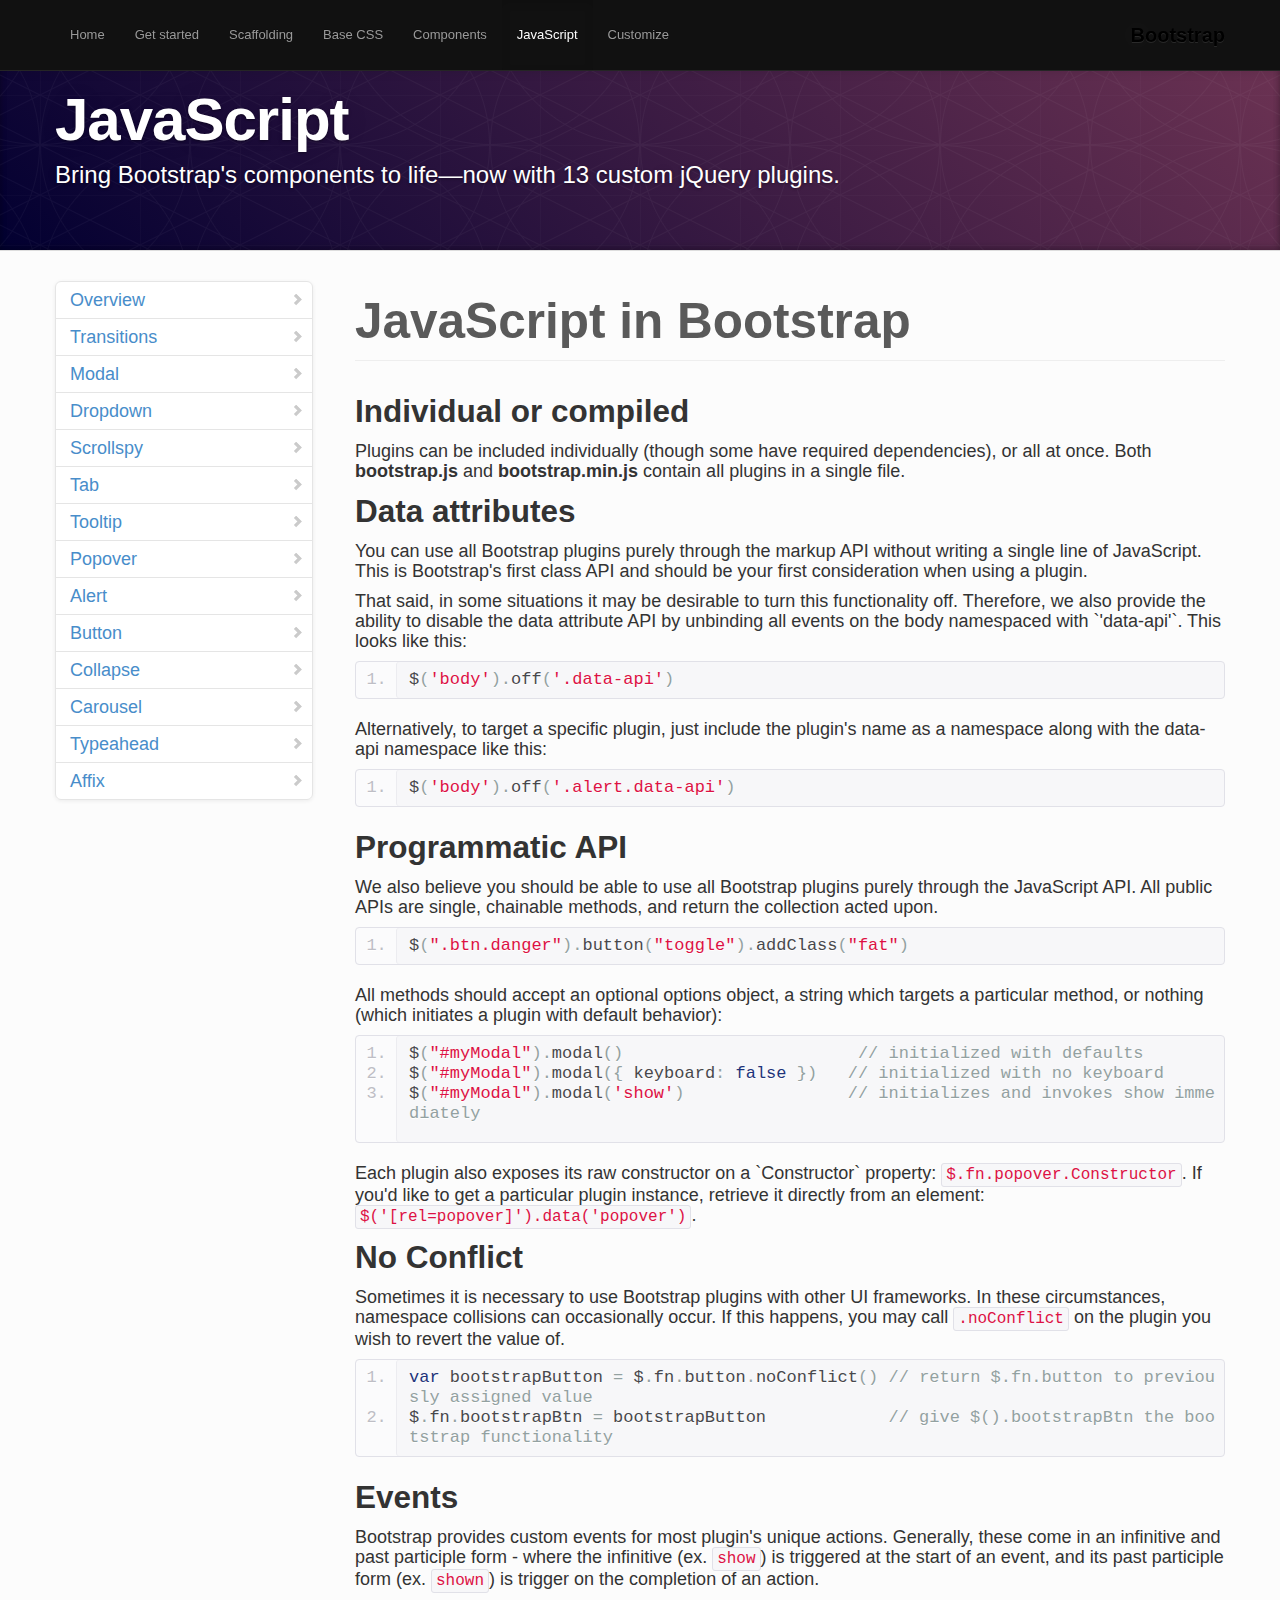
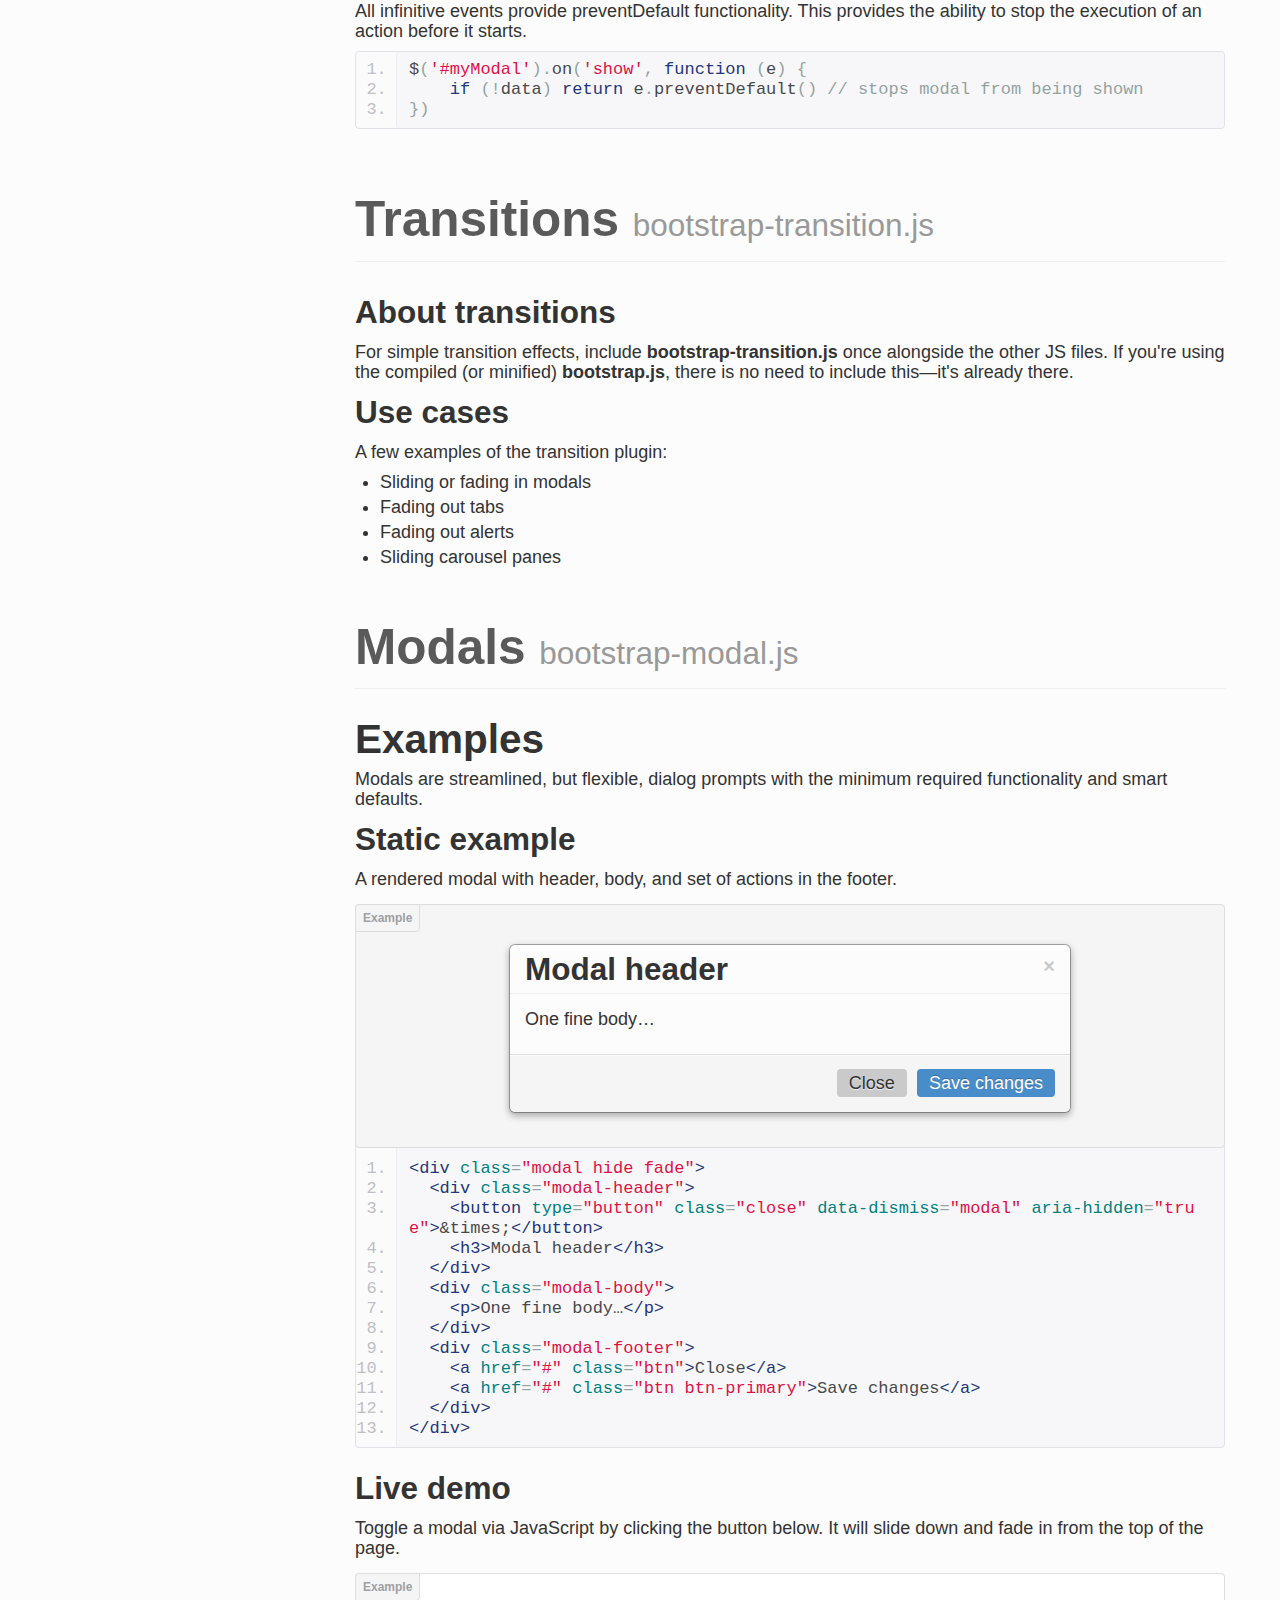
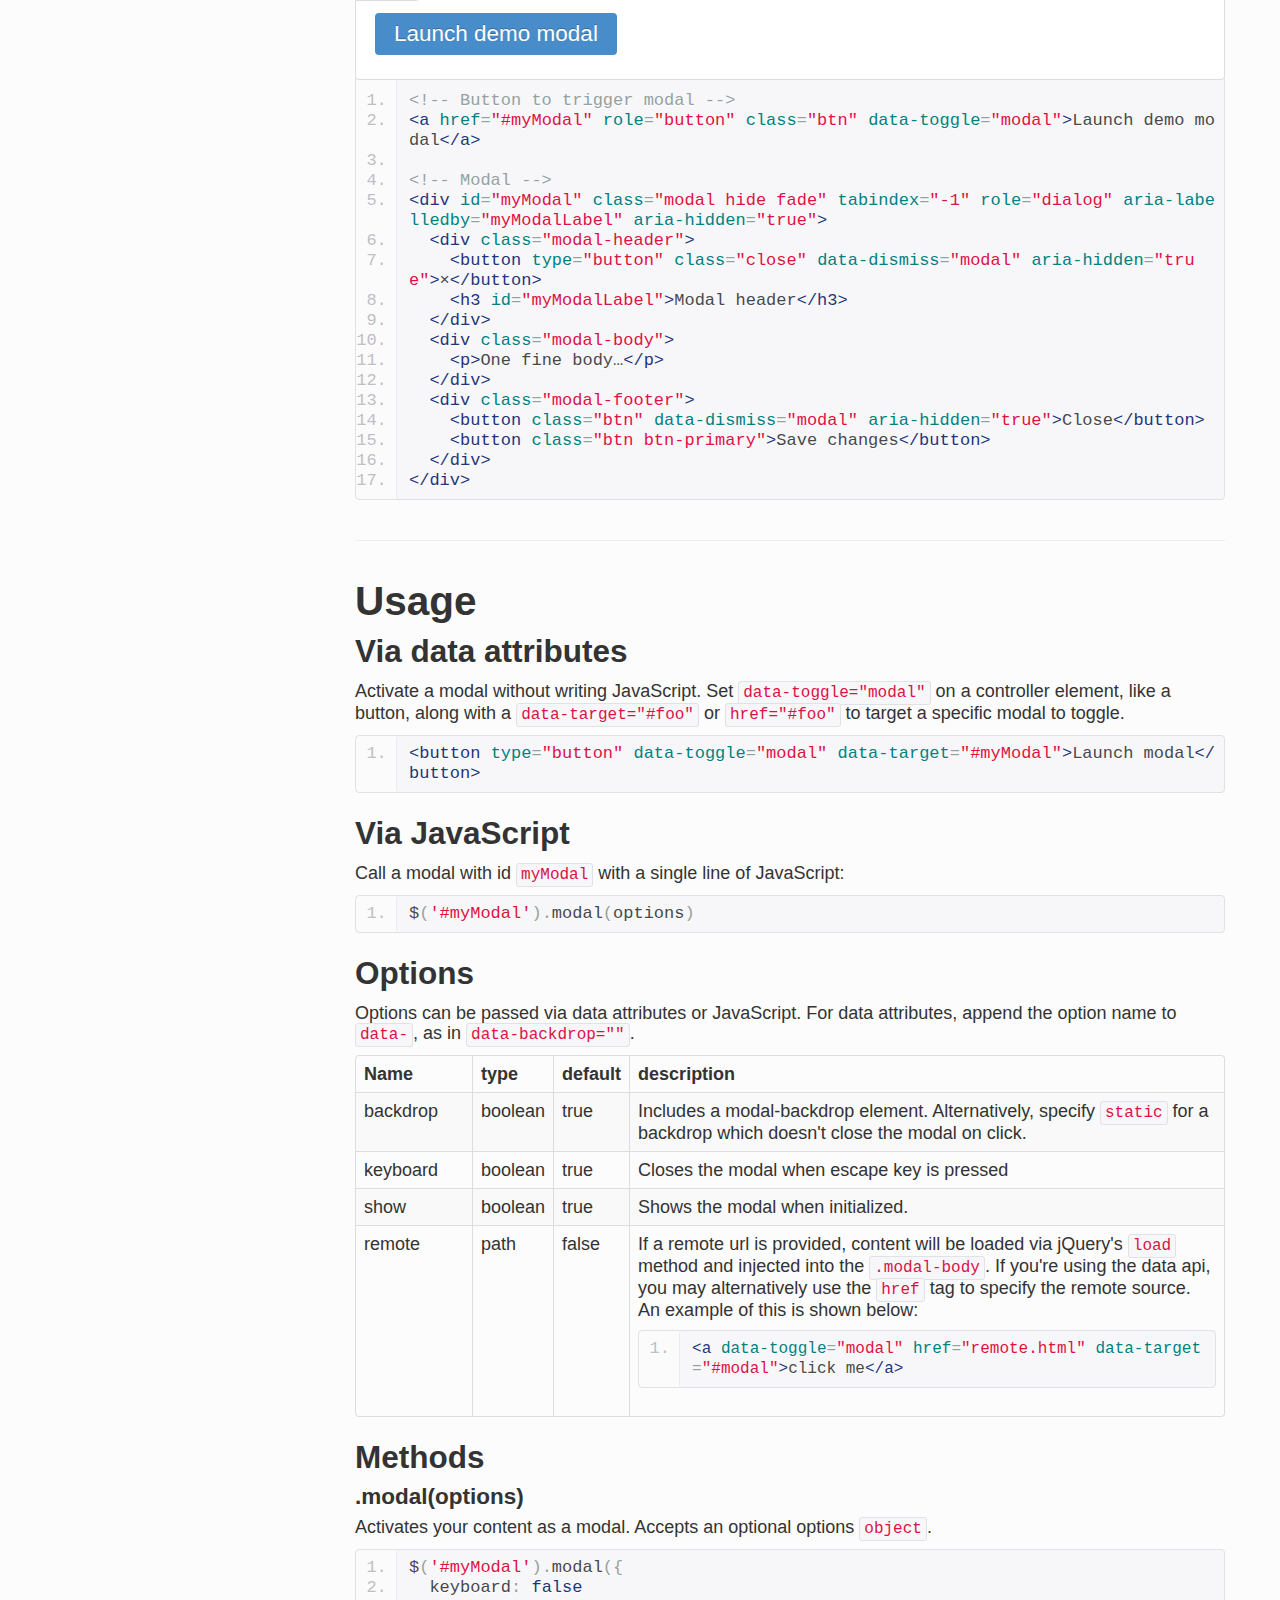
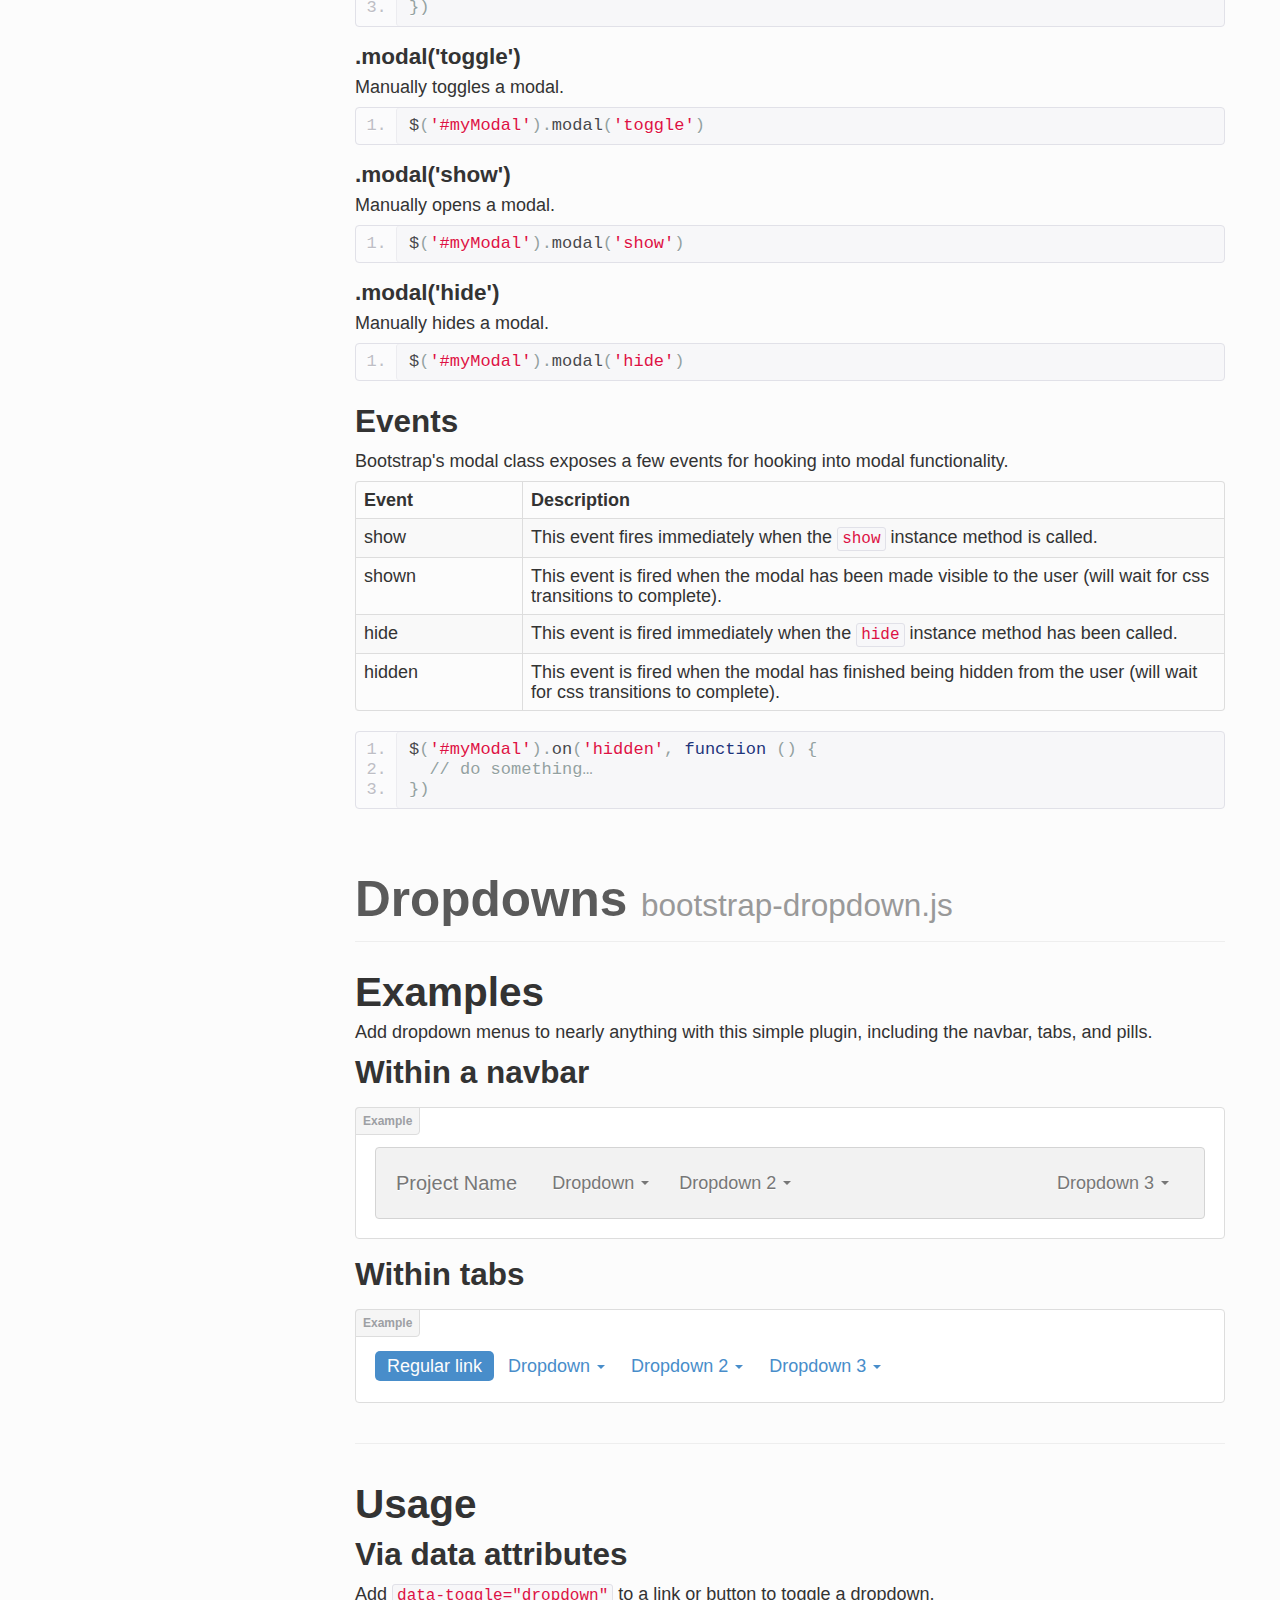
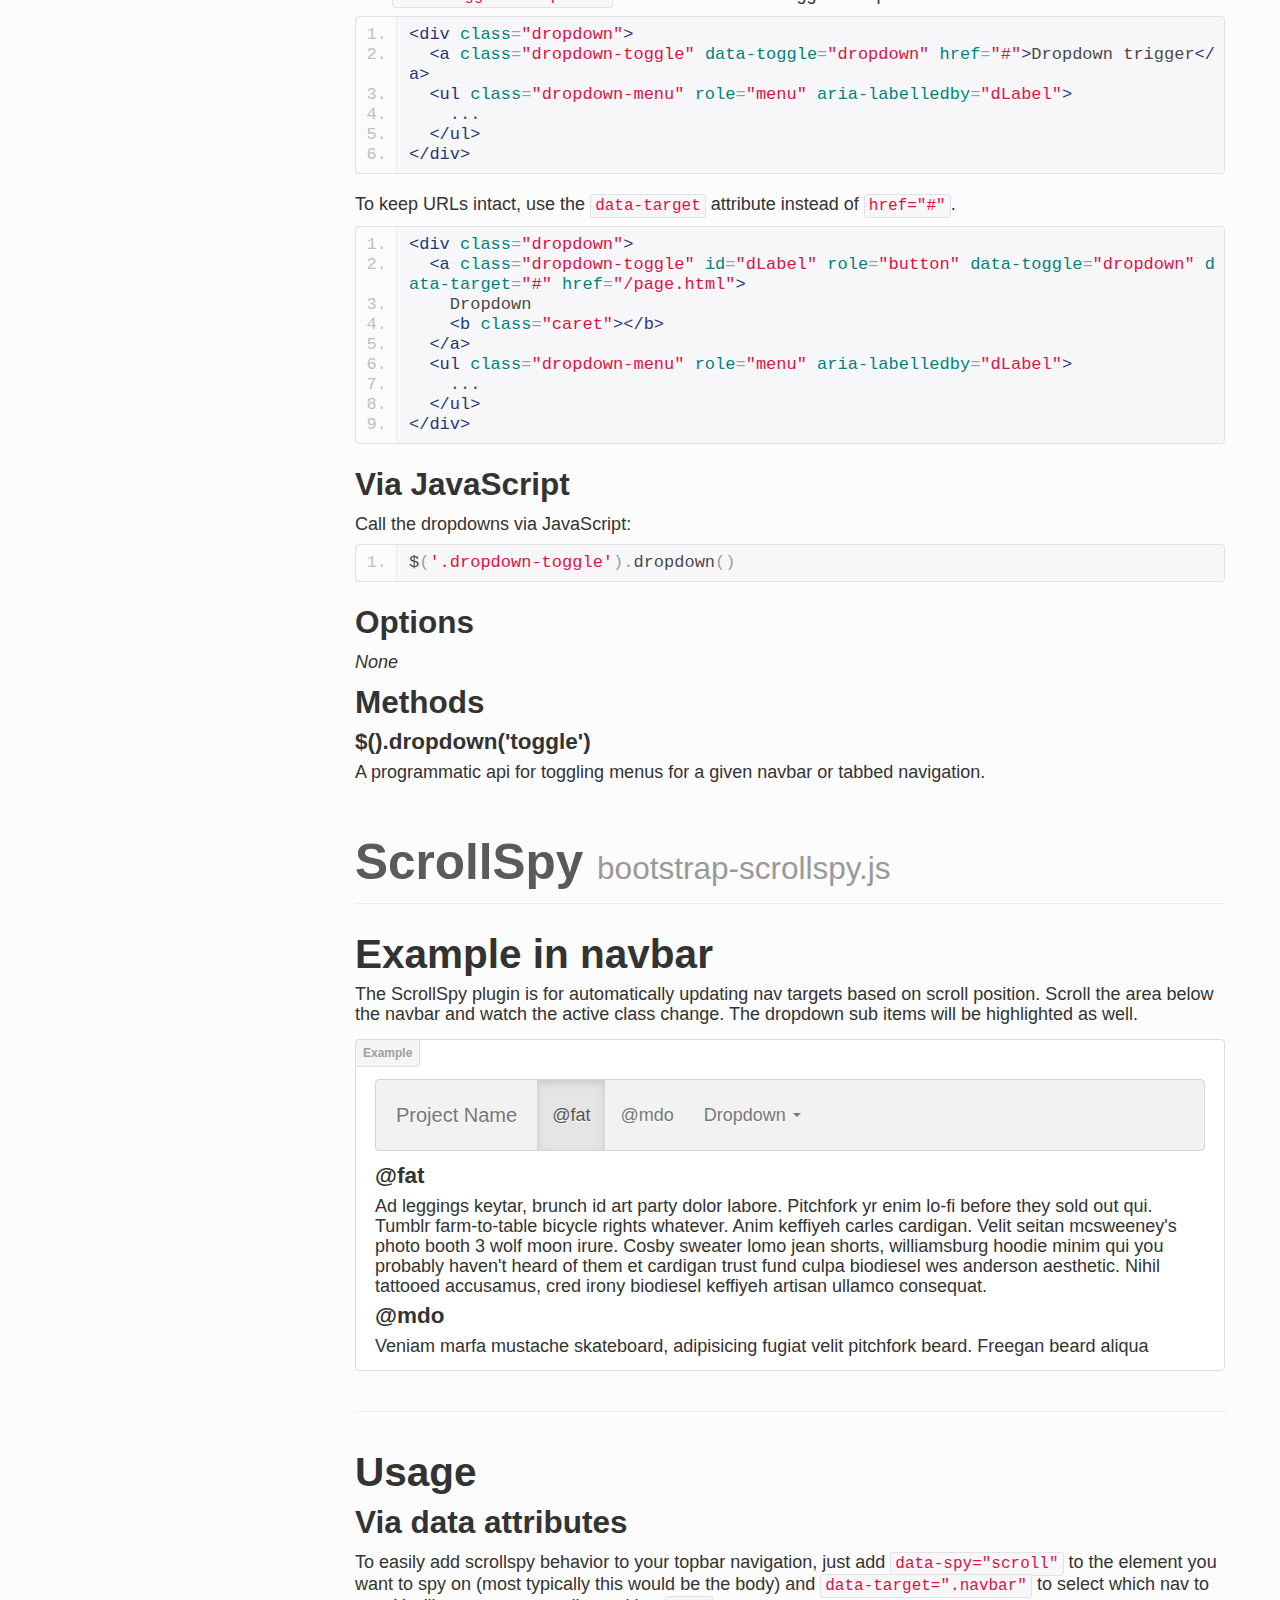
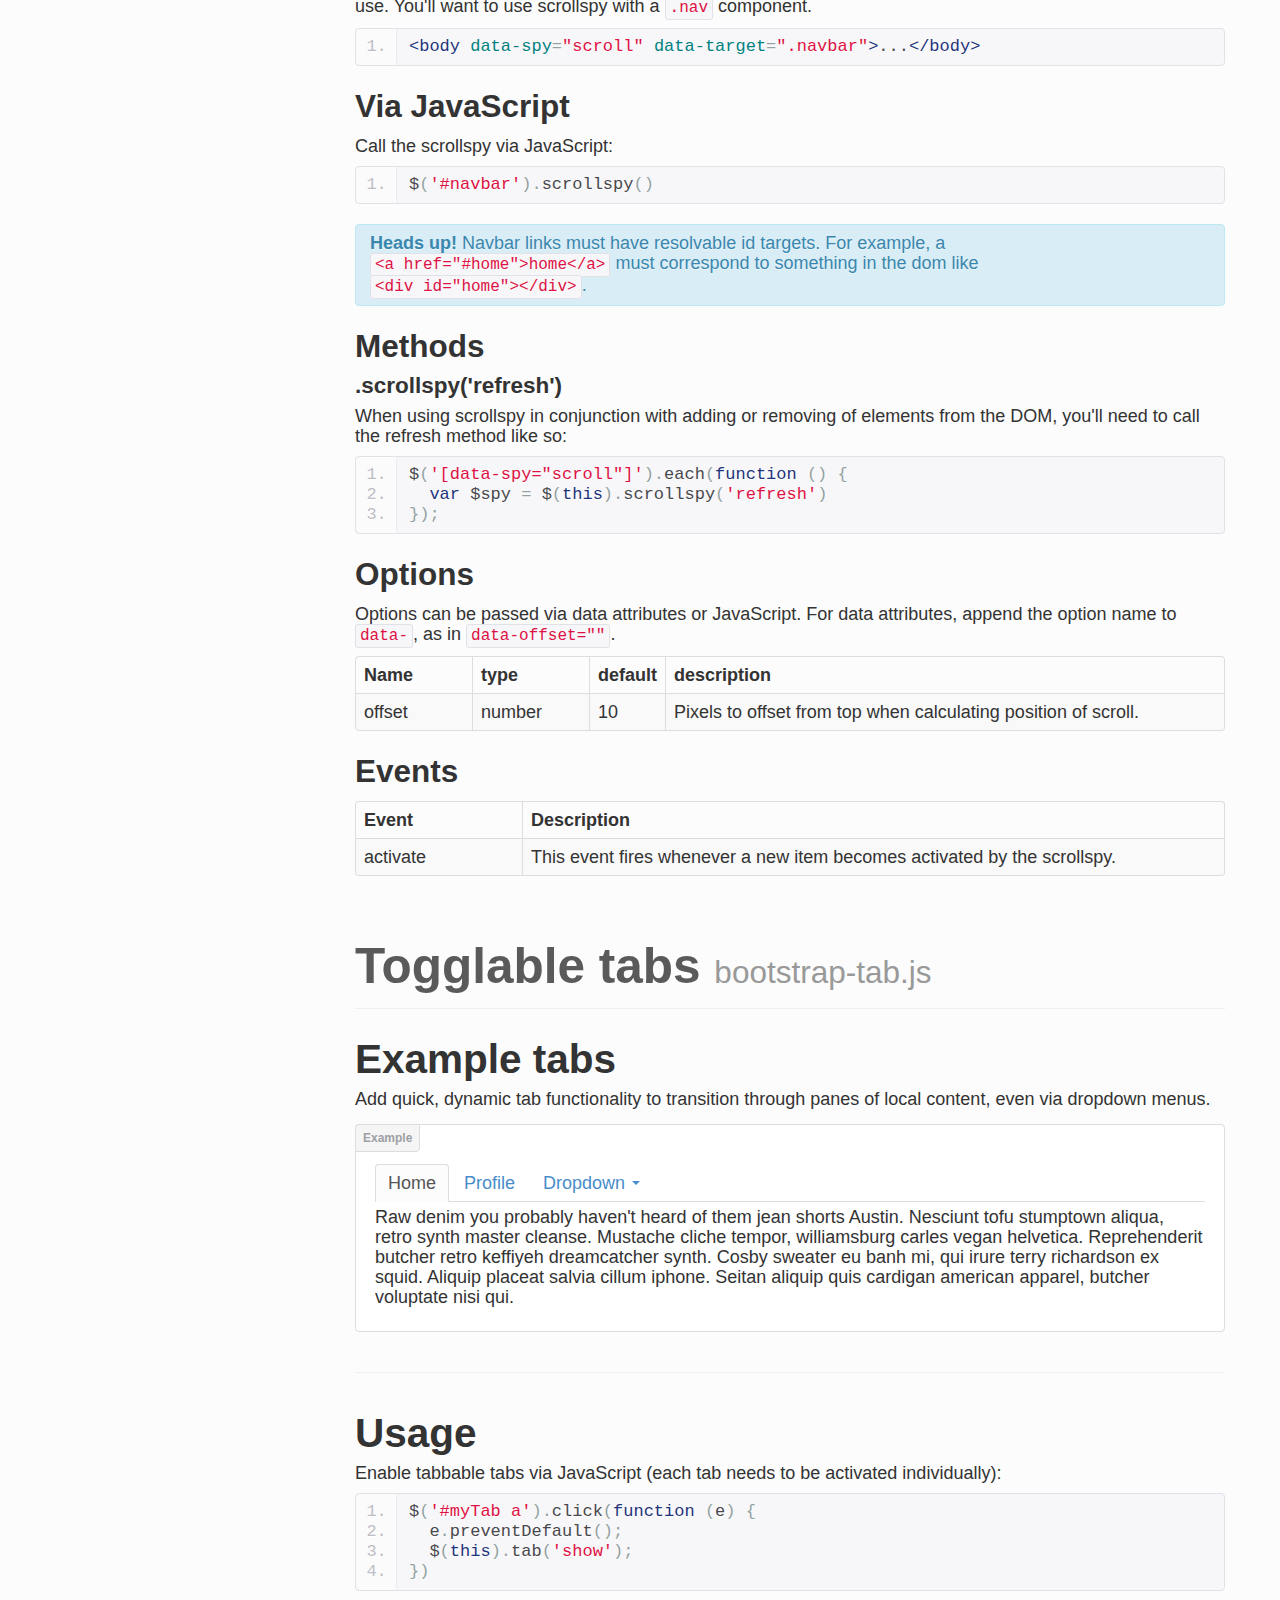
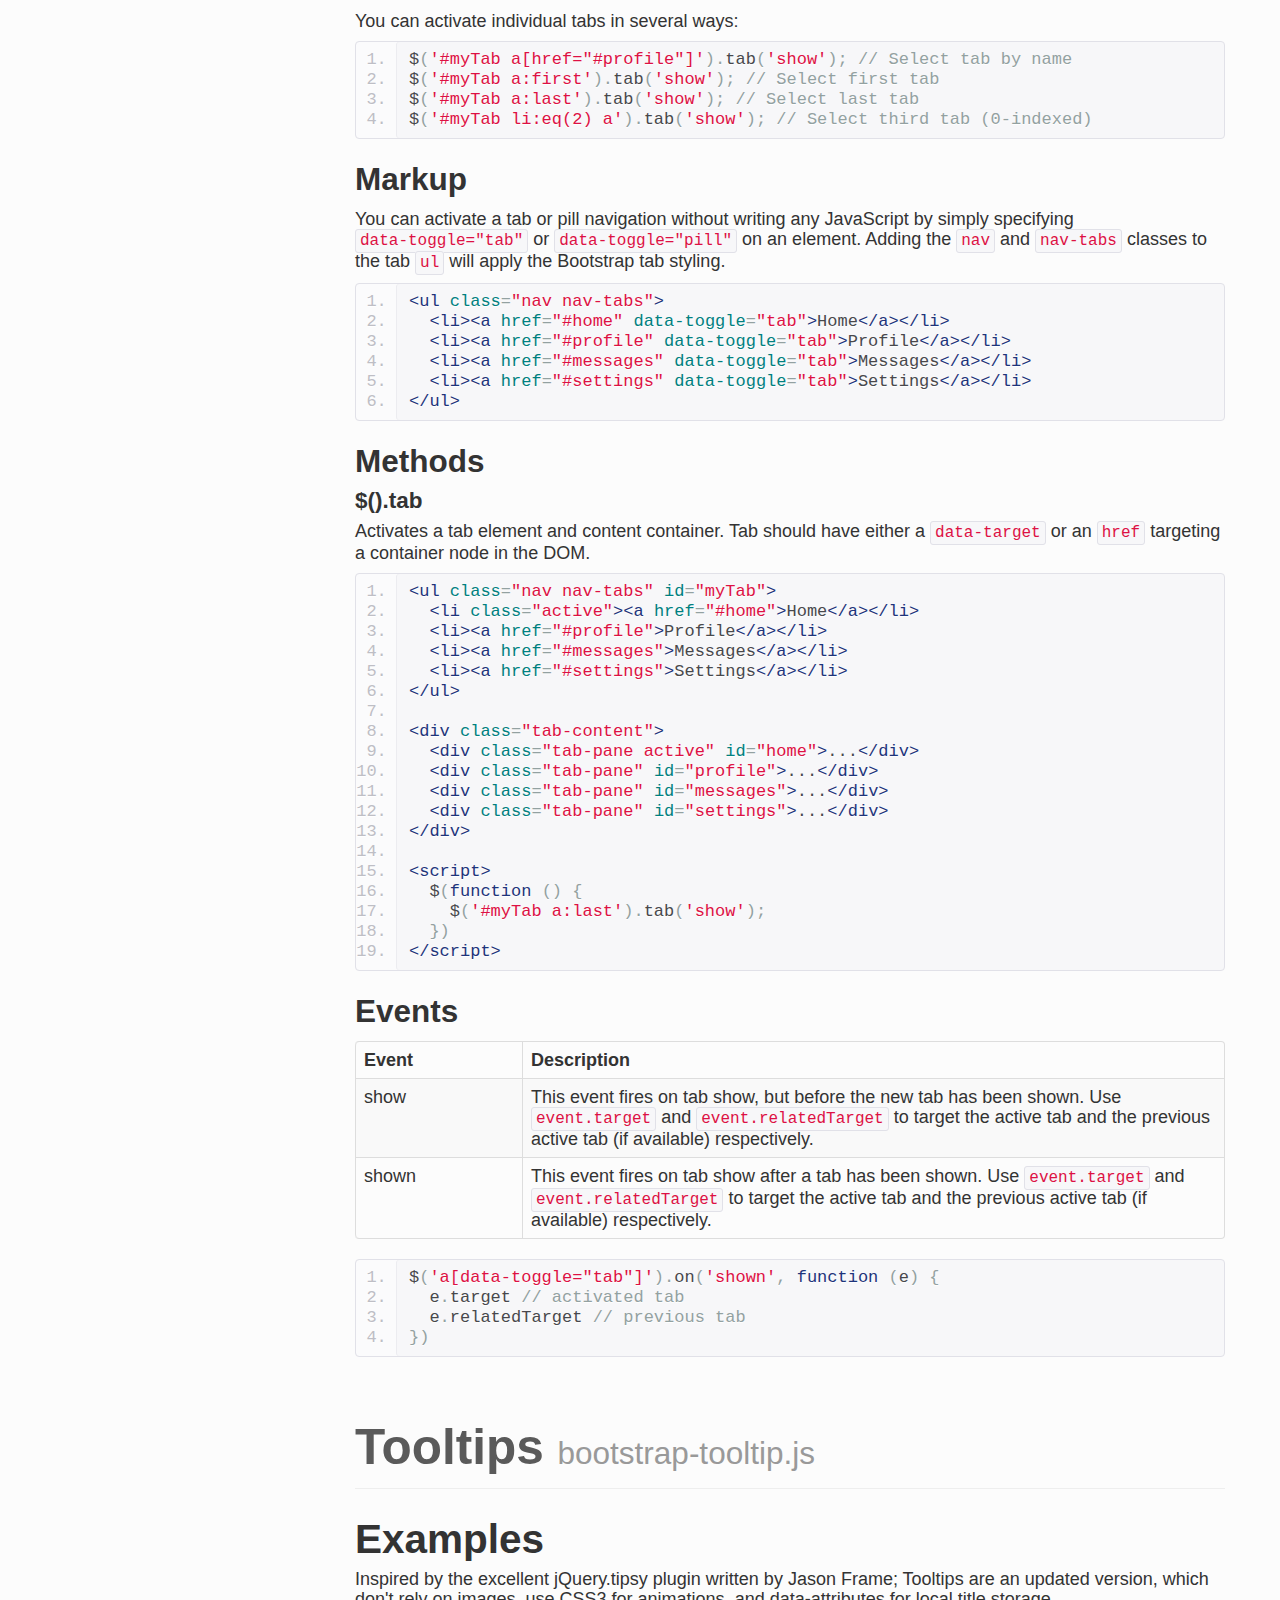
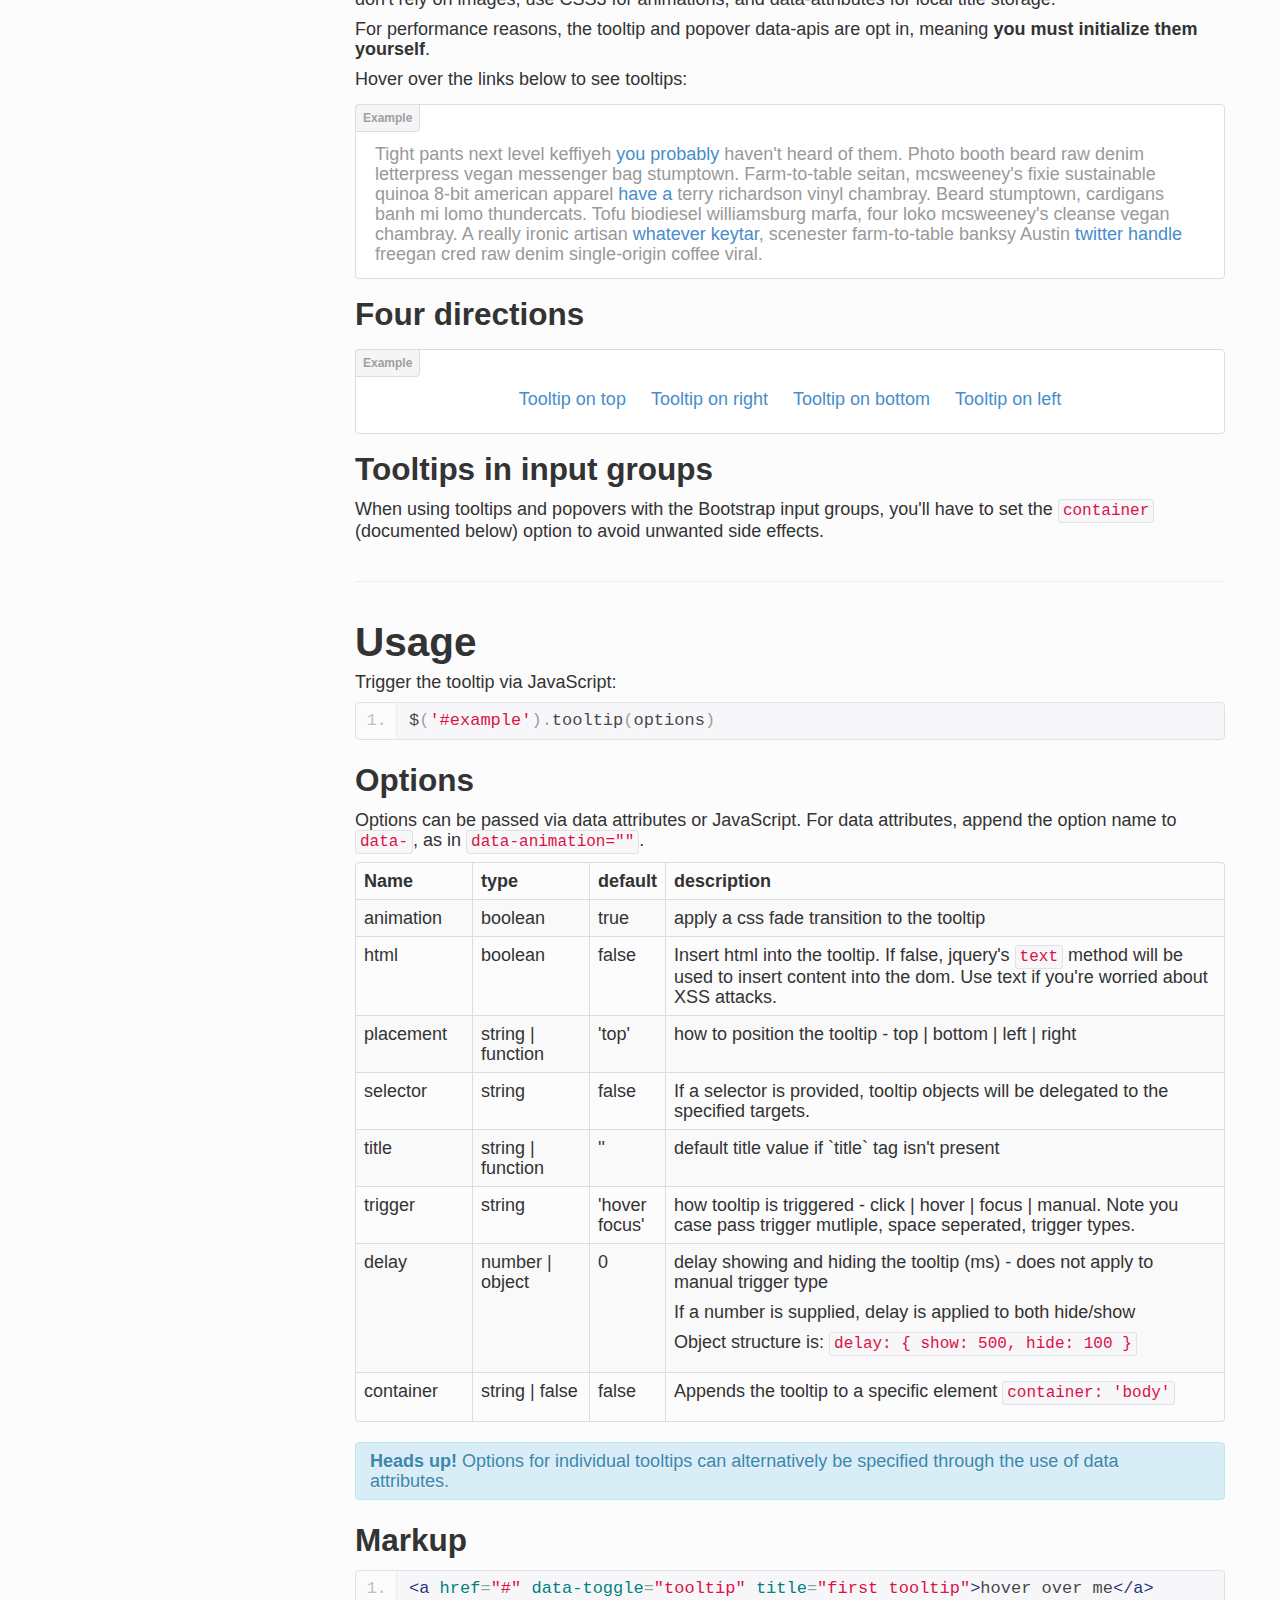
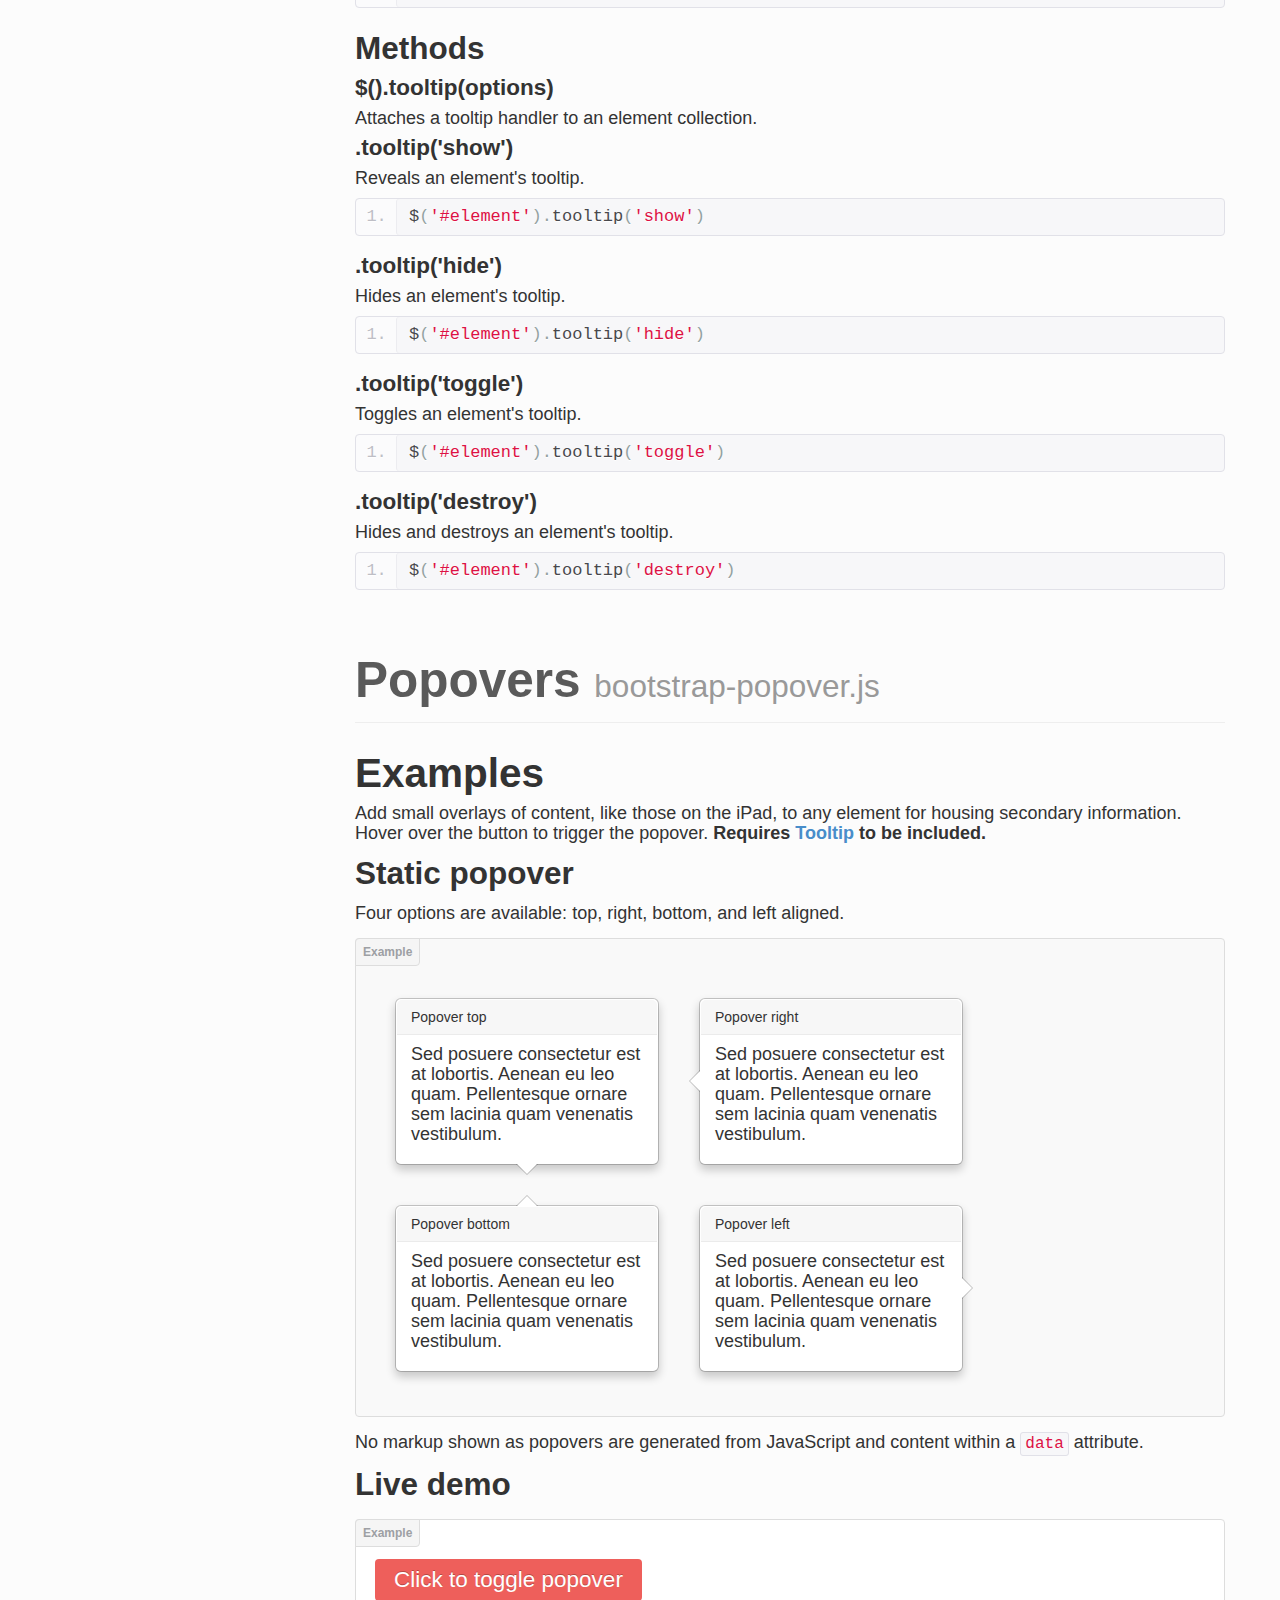
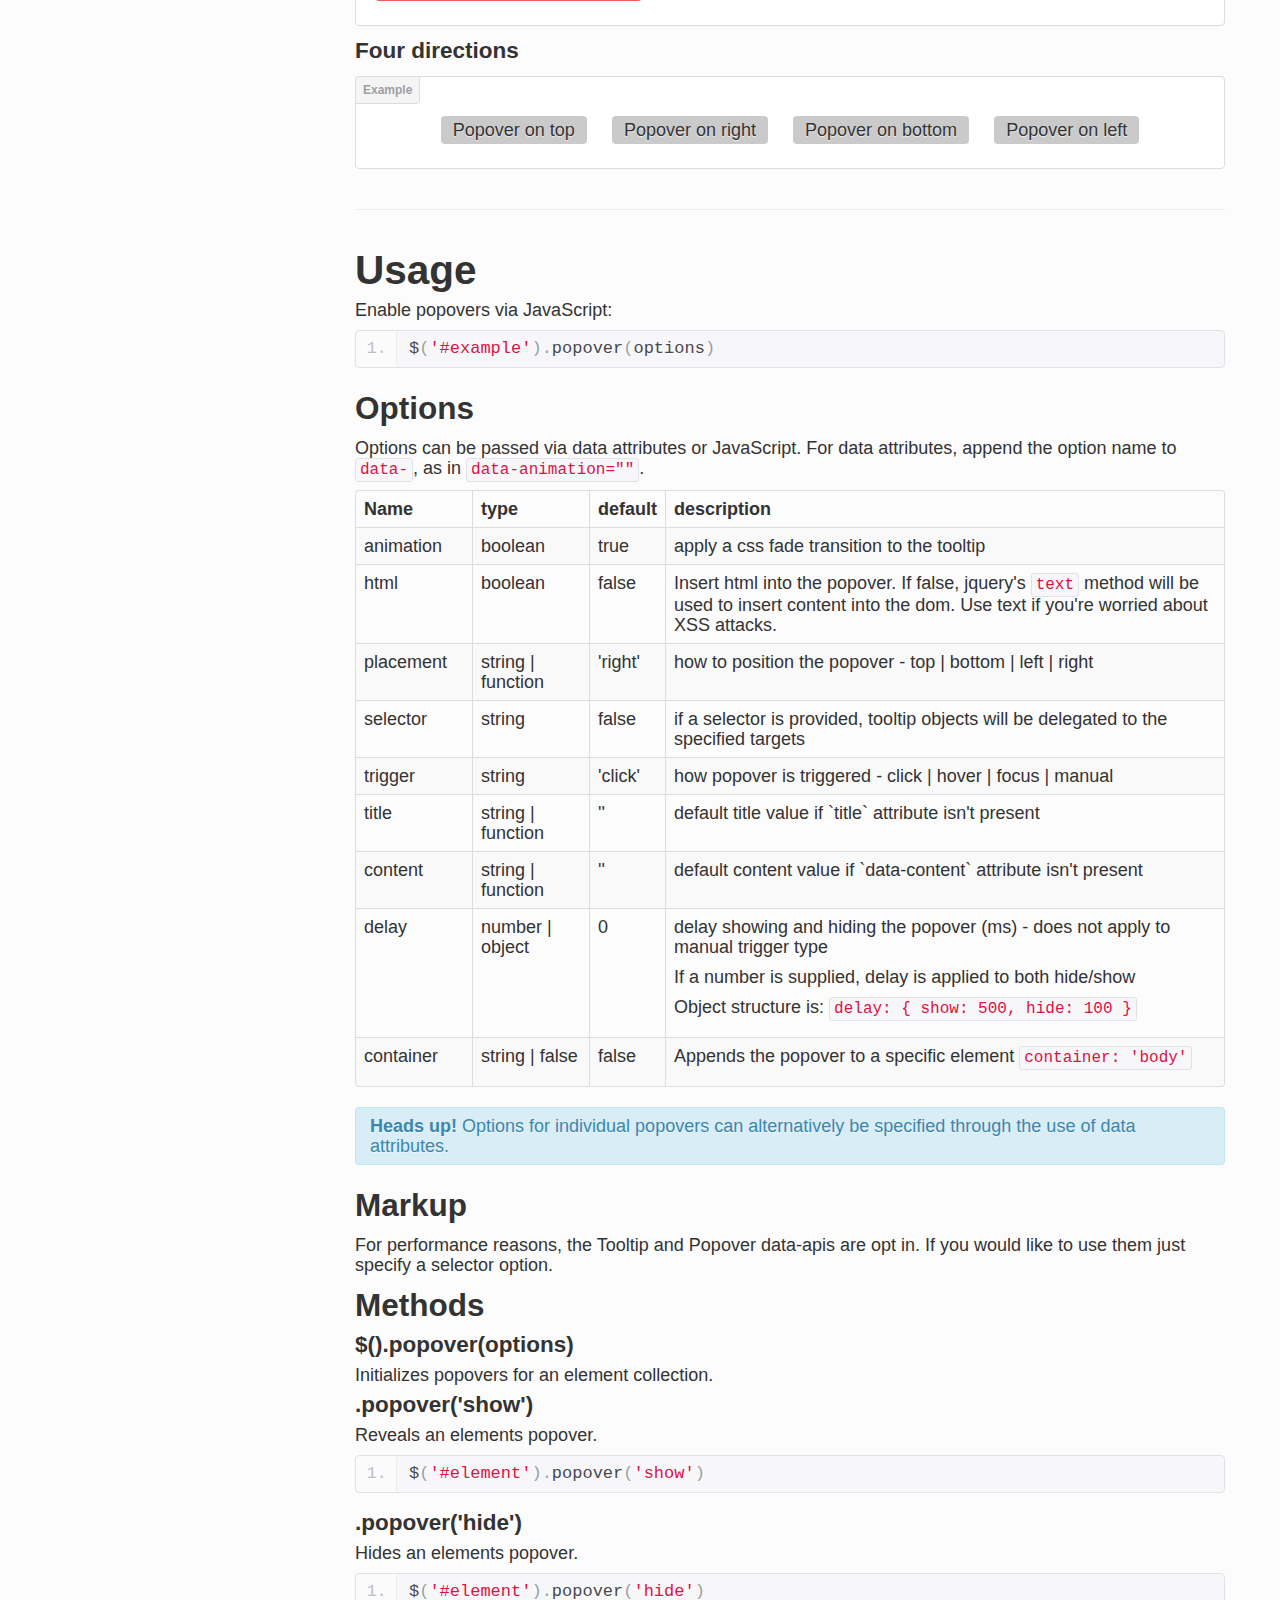
<file: bootstrap_master/docs/javascript.html>
<!DOCTYPE html>
<html lang="en">
  <head>
    <meta charset="utf-8">
    <title>Javascript · Bootstrap</title>
    <meta name="viewport" content="width=device-width, initial-scale=1.0">
    <meta name="description" content="">
    <meta name="author" content="">

    <!-- Le styles -->
    <link href="assets/css/bootstrap.css" rel="stylesheet">
    <link href="assets/css/bootstrap-responsive.css" rel="stylesheet">
    <link href="assets/css/docs.css" rel="stylesheet">
    <link href="assets/js/google-code-prettify/prettify.css" rel="stylesheet">

    <!-- Le HTML5 shim, for IE6-8 support of HTML5 elements -->
    <!--[if lt IE 9]>
      <script src="assets/js/html5shiv.js"></script>
    <![endif]-->

    <!-- Le fav and touch icons -->
    <link rel="apple-touch-icon-precomposed" sizes="144x144" href="assets/ico/apple-touch-icon-144-precomposed.png">
    <link rel="apple-touch-icon-precomposed" sizes="114x114" href="assets/ico/apple-touch-icon-114-precomposed.png">
      <link rel="apple-touch-icon-precomposed" sizes="72x72" href="assets/ico/apple-touch-icon-72-precomposed.png">
                    <link rel="apple-touch-icon-precomposed" href="assets/ico/apple-touch-icon-57-precomposed.png">
                                   <link rel="shortcut icon" href="assets/ico/favicon.png">

  </head>

  <body data-spy="scroll" data-target=".bs-docs-sidebar">

    <!-- Navbar
    ================================================== -->
    <div class="navbar navbar-inverse navbar-fixed-top">
      <div class="navbar-inner">
        <div class="container">
          <button type="button" class="btn btn-navbar" data-toggle="collapse" data-target=".nav-collapse">
            <span class="icon-bar"></span>
            <span class="icon-bar"></span>
            <span class="icon-bar"></span>
          </button>
          <a class="brand" href="./index.html">Bootstrap</a>
          <div class="nav-collapse collapse">
            <ul class="nav">
              <li class="">
                <a href="./index.html">Home</a>
              </li>
              <li class="">
                <a href="./getting-started.html">Get started</a>
              </li>
              <li class="">
                <a href="./scaffolding.html">Scaffolding</a>
              </li>
              <li class="">
                <a href="./base-css.html">Base CSS</a>
              </li>
              <li class="">
                <a href="./components.html">Components</a>
              </li>
              <li class="active">
                <a href="./javascript.html">JavaScript</a>
              </li>
              <li class="">
                <a href="./customize.html">Customize</a>
              </li>
            </ul>
          </div>
        </div>
      </div>
    </div>

<!-- Subhead
================================================== -->
<header class="jumbotron subhead">
  <div class="container">
    <h1>JavaScript</h1>
    <p class="lead">Bring Bootstrap's components to life&mdash;now with 13 custom jQuery plugins.
  </div>
</header>

  <div class="container">

    <!-- Docs nav
    ================================================== -->
    <div class="row">
      <div class="span3 bs-docs-sidebar">
        <ul class="nav nav-list bs-docs-sidenav">
          <li><a href="#overview"><i class="icon-chevron-right"></i> Overview</a></li>
          <li><a href="#transitions"><i class="icon-chevron-right"></i> Transitions</a></li>
          <li><a href="#modals"><i class="icon-chevron-right"></i> Modal</a></li>
          <li><a href="#dropdowns"><i class="icon-chevron-right"></i> Dropdown</a></li>
          <li><a href="#scrollspy"><i class="icon-chevron-right"></i> Scrollspy</a></li>
          <li><a href="#tabs"><i class="icon-chevron-right"></i> Tab</a></li>
          <li><a href="#tooltips"><i class="icon-chevron-right"></i> Tooltip</a></li>
          <li><a href="#popovers"><i class="icon-chevron-right"></i> Popover</a></li>
          <li><a href="#alerts"><i class="icon-chevron-right"></i> Alert</a></li>
          <li><a href="#buttons"><i class="icon-chevron-right"></i> Button</a></li>
          <li><a href="#collapse"><i class="icon-chevron-right"></i> Collapse</a></li>
          <li><a href="#carousel"><i class="icon-chevron-right"></i> Carousel</a></li>
          <li><a href="#typeahead"><i class="icon-chevron-right"></i> Typeahead</a></li>
          <li><a href="#affix"><i class="icon-chevron-right"></i> Affix</a></li>
        </ul>
      </div>
      <div class="span9">


        <!-- Overview
        ================================================== -->
        <section id="overview">
          <div class="page-header">
            <h1>JavaScript in Bootstrap</h1>
          </div>

          <h3>Individual or compiled</h3>
          <p>Plugins can be included individually (though some have required dependencies), or all at once. Both <strong>bootstrap.js</strong> and <strong>bootstrap.min.js</strong> contain all plugins in a single file.</p>

          <h3>Data attributes</h3>
          <p>You can use all Bootstrap plugins purely through the markup API without writing a single line of JavaScript. This is Bootstrap's first class API and should be your first consideration when using a plugin.</p>

          <p>That said, in some situations it may be desirable to turn this functionality off. Therefore, we also provide the ability to disable the data attribute API by unbinding all events on the body namespaced with `'data-api'`. This looks like this:
          <pre class="prettyprint linenums">$('body').off('.data-api')</pre>

          <p>Alternatively, to target a specific plugin, just include the plugin's name as a namespace along with the data-api namespace like this:</p>
          <pre class="prettyprint linenums">$('body').off('.alert.data-api')</pre>

          <h3>Programmatic API</h3>
          <p>We also believe you should be able to use all Bootstrap plugins purely through the JavaScript API. All public APIs are single, chainable methods, and return the collection acted upon.</p>
          <pre class="prettyprint linenums">$(".btn.danger").button("toggle").addClass("fat")</pre>
          <p>All methods should accept an optional options object, a string which targets a particular method, or nothing (which initiates a plugin with default behavior):</p>
<pre class="prettyprint linenums">
$("#myModal").modal()                       // initialized with defaults
$("#myModal").modal({ keyboard: false })   // initialized with no keyboard
$("#myModal").modal('show')                // initializes and invokes show immediately</p>
</pre>
          <p>Each plugin also exposes its raw constructor on a `Constructor` property: <code>$.fn.popover.Constructor</code>. If you'd like to get a particular plugin instance, retrieve it directly from an element: <code>$('[rel=popover]').data('popover')</code>.</p>

          <h3>No Conflict</h3>
          <p>Sometimes it is necessary to use Bootstrap plugins with other UI frameworks. In these circumstances,  namespace collisions can occasionally occur. If this happens, you may call <code>.noConflict</code> on the plugin you wish to revert the value of.</p>

<pre class="prettyprint linenums">
var bootstrapButton = $.fn.button.noConflict() // return $.fn.button to previously assigned value
$.fn.bootstrapBtn = bootstrapButton            // give $().bootstrapBtn the bootstrap functionality
</pre>

          <h3>Events</h3>
          <p>Bootstrap provides custom events for most plugin's unique actions. Generally, these come in an infinitive and past participle form - where the infinitive (ex. <code>show</code>) is triggered at the start of an event, and its past participle form (ex. <code>shown</code>) is trigger on the completion of an action.</p>
          <p>All infinitive events provide preventDefault functionality. This provides the ability to stop the execution of an action before it starts.</p>
<pre class="prettyprint linenums">
$('#myModal').on('show', function (e) {
    if (!data) return e.preventDefault() // stops modal from being shown
})
</pre>
        </section>



        <!-- Transitions
        ================================================== -->
        <section id="transitions">
          <div class="page-header">
            <h1>Transitions <small>bootstrap-transition.js</small></h1>
          </div>
          <h3>About transitions</h3>
          <p>For simple transition effects, include <strong>bootstrap-transition.js</strong> once alongside the other JS files. If you're using the compiled (or minified) <strong>bootstrap.js</strong>, there is no need to include this&mdash;it's already there.</p>
          <h3>Use cases</h3>
          <p>A few examples of the transition plugin:</p>
          <ul>
            <li>Sliding or fading in modals</li>
            <li>Fading out tabs</li>
            <li>Fading out alerts</li>
            <li>Sliding carousel panes</li>
          </ul>

        </section>



        <!-- Modal
        ================================================== -->
        <section id="modals">
          <div class="page-header">
            <h1>Modals <small>bootstrap-modal.js</small></h1>
          </div>


          <h2>Examples</h2>
          <p>Modals are streamlined, but flexible, dialog prompts with the minimum required functionality and smart defaults.</p>

          <h3>Static example</h3>
          <p>A rendered modal with header, body, and set of actions in the footer.</p>
          <div class="bs-docs-example" style="background-color: #f5f5f5;">
            <div class="modal" style="position: relative; top: auto; left: auto; right: auto; margin: 0 auto 20px; z-index: 1; max-width: 100%;">
              <div class="modal-header">
                <button type="button" class="close" data-dismiss="modal" aria-hidden="true">&times;</button>
                <h3>Modal header</h3>
              </div>
              <div class="modal-body">
                <p>One fine body&hellip;</p>
              </div>
              <div class="modal-footer">
                <a href="#" class="btn">Close</a>
                <a href="#" class="btn btn-primary">Save changes</a>
              </div>
            </div>
          </div>
<pre class="prettyprint linenums">
&lt;div class="modal hide fade"&gt;
  &lt;div class="modal-header"&gt;
    &lt;button type="button" class="close" data-dismiss="modal" aria-hidden="true"&gt;&amp;times;&lt;/button&gt;
    &lt;h3&gt;Modal header&lt;/h3&gt;
  &lt;/div&gt;
  &lt;div class="modal-body"&gt;
    &lt;p&gt;One fine body&hellip;&lt;/p&gt;
  &lt;/div&gt;
  &lt;div class="modal-footer"&gt;
    &lt;a href="#" class="btn"&gt;Close&lt;/a&gt;
    &lt;a href="#" class="btn btn-primary"&gt;Save changes&lt;/a&gt;
  &lt;/div&gt;
&lt;/div&gt;
</pre>

          <h3>Live demo</h3>
          <p>Toggle a modal via JavaScript by clicking the button below. It will slide down and fade in from the top of the page.</p>
          <!-- sample modal content -->
          <div id="myModal" class="modal hide fade" tabindex="-1" role="dialog" aria-labelledby="myModalLabel" aria-hidden="true">
            <div class="modal-header">
              <button type="button" class="close" data-dismiss="modal" aria-hidden="true">&times;</button>
              <h3 id="myModalLabel">Modal Heading</h3>
            </div>
            <div class="modal-body">
              <h4>Text in a modal</h4>
              <p>Duis mollis, est non commodo luctus, nisi erat porttitor ligula, eget lacinia odio sem.</p>

              <h4>Popover in a modal</h4>
              <p>This <a href="#" role="button" class="btn popover-test" title="A Title" data-content="And here's some amazing content. It's very engaging. right?">button</a> should trigger a popover on click.</p>

              <h4>Tooltips in a modal</h4>
              <p><a href="#" class="tooltip-test" title="Tooltip">This link</a> and <a href="#" class="tooltip-test" title="Tooltip">that link</a> should have tooltips on hover.</p>

              <hr>

              <h4>Overflowing text to show optional scrollbar</h4>
              <p>We set a fixed <code>max-height</code> on the <code>.modal-body</code>. Watch it overflow with all this extra lorem ipsum text we've included.</p>
              <p>Cras mattis consectetur purus sit amet fermentum. Cras justo odio, dapibus ac facilisis in, egestas eget quam. Morbi leo risus, porta ac consectetur ac, vestibulum at eros.</p>
              <p>Praesent commodo cursus magna, vel scelerisque nisl consectetur et. Vivamus sagittis lacus vel augue laoreet rutrum faucibus dolor auctor.</p>
              <p>Aenean lacinia bibendum nulla sed consectetur. Praesent commodo cursus magna, vel scelerisque nisl consectetur et. Donec sed odio dui. Donec ullamcorper nulla non metus auctor fringilla.</p>
              <p>Cras mattis consectetur purus sit amet fermentum. Cras justo odio, dapibus ac facilisis in, egestas eget quam. Morbi leo risus, porta ac consectetur ac, vestibulum at eros.</p>
              <p>Praesent commodo cursus magna, vel scelerisque nisl consectetur et. Vivamus sagittis lacus vel augue laoreet rutrum faucibus dolor auctor.</p>
              <p>Aenean lacinia bibendum nulla sed consectetur. Praesent commodo cursus magna, vel scelerisque nisl consectetur et. Donec sed odio dui. Donec ullamcorper nulla non metus auctor fringilla.</p>
            </div>
            <div class="modal-footer">
              <button class="btn" data-dismiss="modal">Close</button>
              <button class="btn btn-primary">Save changes</button>
            </div>
          </div>
          <div class="bs-docs-example" style="padding-bottom: 24px;">
            <a data-toggle="modal" href="#myModal" class="btn btn-primary btn-large">Launch demo modal</a>
          </div>
<pre class="prettyprint linenums">
&lt!-- Button to trigger modal --&gt;
&lt;a href="#myModal" role="button" class="btn" data-toggle="modal"&gt;Launch demo modal&lt;/a&gt;

&lt!-- Modal --&gt;
&lt;div id="myModal" class="modal hide fade" tabindex="-1" role="dialog" aria-labelledby="myModalLabel" aria-hidden="true"&gt;
  &lt;div class="modal-header"&gt;
    &lt;button type="button" class="close" data-dismiss="modal" aria-hidden="true"&gt;&times;&lt;/button&gt;
    &lt;h3 id="myModalLabel"&gt;Modal header&lt;/h3&gt;
  &lt;/div&gt;
  &lt;div class="modal-body"&gt;
    &lt;p&gt;One fine body&hellip;&lt;/p&gt;
  &lt;/div&gt;
  &lt;div class="modal-footer"&gt;
    &lt;button class="btn" data-dismiss="modal" aria-hidden="true"&gt;Close&lt;/button&gt;
    &lt;button class="btn btn-primary"&gt;Save changes&lt;/button&gt;
  &lt;/div&gt;
&lt;/div&gt;
</pre>


          <hr class="bs-docs-separator">


          <h2>Usage</h2>

          <h3>Via data attributes</h3>
          <p>Activate a modal without writing JavaScript. Set <code>data-toggle="modal"</code> on a controller element, like a button, along with a <code>data-target="#foo"</code> or <code>href="#foo"</code> to target a specific modal to toggle.</p>
          <pre class="prettyprint linenums">&lt;button type="button" data-toggle="modal" data-target="#myModal"&gt;Launch modal&lt;/button&gt;</pre>

          <h3>Via JavaScript</h3>
          <p>Call a modal with id <code>myModal</code> with a single line of JavaScript:</p>
          <pre class="prettyprint linenums">$('#myModal').modal(options)</pre>

          <h3>Options</h3>
          <p>Options can be passed via data attributes or JavaScript. For data attributes, append the option name to <code>data-</code>, as in <code>data-backdrop=""</code>.</p>
          <table class="table table-bordered table-striped">
            <thead>
             <tr>
               <th style="width: 100px;">Name</th>
               <th style="width: 50px;">type</th>
               <th style="width: 50px;">default</th>
               <th>description</th>
             </tr>
            </thead>
            <tbody>
             <tr>
               <td>backdrop</td>
               <td>boolean</td>
               <td>true</td>
               <td>Includes a modal-backdrop element. Alternatively, specify <code>static</code> for a backdrop which doesn't close the modal on click.</td>
             </tr>
             <tr>
               <td>keyboard</td>
               <td>boolean</td>
               <td>true</td>
               <td>Closes the modal when escape key is pressed</td>
             </tr>
             <tr>
               <td>show</td>
               <td>boolean</td>
               <td>true</td>
               <td>Shows the modal when initialized.</td>
             </tr>
             <tr>
               <td>remote</td>
               <td>path</td>
               <td>false</td>
               <td><p>If a remote url is provided, content will be loaded via jQuery's <code>load</code> method and injected into the <code>.modal-body</code>. If you're using the data api, you may alternatively use the <code>href</code> tag to specify the remote source. An example of this is shown below:</p>
              <pre class="prettyprint linenums"><code>&lt;a data-toggle="modal" href="remote.html" data-target="#modal"&gt;click me&lt;/a&gt;</code></pre></td>
             </tr>
            </tbody>
          </table>

          <h3>Methods</h3>
          <h4>.modal(options)</h4>
          <p>Activates your content as a modal. Accepts an optional options <code>object</code>.</p>
<pre class="prettyprint linenums">
$('#myModal').modal({
  keyboard: false
})
</pre>
          <h4>.modal('toggle')</h4>
          <p>Manually toggles a modal.</p>
          <pre class="prettyprint linenums">$('#myModal').modal('toggle')</pre>
          <h4>.modal('show')</h4>
          <p>Manually opens a modal.</p>
          <pre class="prettyprint linenums">$('#myModal').modal('show')</pre>
          <h4>.modal('hide')</h4>
          <p>Manually hides a modal.</p>
          <pre class="prettyprint linenums">$('#myModal').modal('hide')</pre>
          <h3>Events</h3>
          <p>Bootstrap's modal class exposes a few events for hooking into modal functionality.</p>
          <table class="table table-bordered table-striped">
            <thead>
             <tr>
               <th style="width: 150px;">Event</th>
               <th>Description</th>
             </tr>
            </thead>
            <tbody>
             <tr>
               <td>show</td>
               <td>This event fires immediately when the <code>show</code> instance method is called.</td>
             </tr>
             <tr>
               <td>shown</td>
               <td>This event is fired when the modal has been made visible to the user (will wait for css transitions to complete).</td>
             </tr>
             <tr>
               <td>hide</td>
               <td>This event is fired immediately when the <code>hide</code> instance method has been called.</td>
             </tr>
             <tr>
               <td>hidden</td>
               <td>This event is fired when the modal has finished being hidden from the user (will wait for css transitions to complete).</td>
             </tr>
            </tbody>
          </table>
<pre class="prettyprint linenums">
$('#myModal').on('hidden', function () {
  // do something…
})
</pre>
        </section>



        <!-- Dropdowns
        ================================================== -->
        <section id="dropdowns">
          <div class="page-header">
            <h1>Dropdowns <small>bootstrap-dropdown.js</small></h1>
          </div>


          <h2>Examples</h2>
          <p>Add dropdown menus to nearly anything with this simple plugin, including the navbar, tabs, and pills.</p>

          <h3>Within a navbar</h3>
          <div class="bs-docs-example">
            <div id="navbar-example" class="navbar navbar-static">
              <div class="navbar-inner">
                <div class="container" style="width: auto;">
                  <a class="brand" href="#">Project Name</a>
                  <ul class="nav" role="navigation">
                    <li class="dropdown">
                      <a id="drop1" href="#" role="button" class="dropdown-toggle" data-toggle="dropdown">Dropdown <b class="caret"></b></a>
                      <ul class="dropdown-menu" role="menu" aria-labelledby="drop1">
                        <li role="presentation"><a role="menuitem" tabindex="-1" href="http://google.com">Action</a></li>
                        <li role="presentation"><a role="menuitem" tabindex="-1" href="#anotherAction">Another action</a></li>
                        <li role="presentation"><a role="menuitem" tabindex="-1" href="#">Something else here</a></li>
                        <li role="presentation" class="divider"></li>
                        <li role="presentation"><a role="menuitem" tabindex="-1" href="#">Separated link</a></li>
                      </ul>
                    </li>
                    <li class="dropdown">
                      <a href="#" id="drop2" role="button" class="dropdown-toggle" data-toggle="dropdown">Dropdown 2 <b class="caret"></b></a>
                      <ul class="dropdown-menu" role="menu" aria-labelledby="drop2">
                        <li role="presentation"><a role="menuitem" tabindex="-1" href="#">Action</a></li>
                        <li role="presentation"><a role="menuitem" tabindex="-1" href="#">Another action</a></li>
                        <li role="presentation"><a role="menuitem" tabindex="-1" href="#">Something else here</a></li>
                        <li role="presentation" class="divider"></li>
                        <li role="presentation"><a role="menuitem" tabindex="-1" href="#">Separated link</a></li>
                      </ul>
                    </li>
                  </ul>
                  <ul class="nav pull-right">
                    <li id="fat-menu" class="dropdown">
                      <a href="#" id="drop3" role="button" class="dropdown-toggle" data-toggle="dropdown">Dropdown 3 <b class="caret"></b></a>
                      <ul class="dropdown-menu" role="menu" aria-labelledby="drop3">
                        <li role="presentation"><a role="menuitem" tabindex="-1" href="#">Action</a></li>
                        <li role="presentation"><a role="menuitem" tabindex="-1" href="#">Another action</a></li>
                        <li role="presentation"><a role="menuitem" tabindex="-1" href="#">Something else here</a></li>
                        <li role="presentation" class="divider"></li>
                        <li role="presentation"><a role="menuitem" tabindex="-1" href="#">Separated link</a></li>
                      </ul>
                    </li>
                  </ul>
                </div>
              </div>
            </div> <!-- /navbar-example -->
          </div> 

          <h3>Within tabs</h3>
          <div class="bs-docs-example">
            <ul class="nav nav-pills">
              <li class="active"><a href="#">Regular link</a></li>
              <li class="dropdown">
                <a class="dropdown-toggle" id="drop4" role="button" data-toggle="dropdown" href="#">Dropdown <b class="caret"></b></a>
                <ul id="menu1" class="dropdown-menu" role="menu" aria-labelledby="drop4">
                  <li role="presentation"><a role="menuitem" tabindex="-1" href="#">Action</a></li>
                  <li role="presentation"><a role="menuitem" tabindex="-1" href="#">Another action</a></li>
                  <li role="presentation"><a role="menuitem" tabindex="-1" href="#">Something else here</a></li>
                  <li role="presentation" class="divider"></li>
                  <li role="presentation"><a role="menuitem" tabindex="-1" href="#">Separated link</a></li>
                </ul>
              </li>
              <li class="dropdown">
                <a class="dropdown-toggle" id="drop5" role="button" data-toggle="dropdown" href="#">Dropdown 2 <b class="caret"></b></a>
                <ul id="menu2" class="dropdown-menu" role="menu" aria-labelledby="drop5">
                  <li role="presentation"><a role="menuitem" tabindex="-1" href="#">Action</a></li>
                  <li role="presentation"><a role="menuitem" tabindex="-1" href="#">Another action</a></li>
                  <li role="presentation"><a role="menuitem" tabindex="-1" href="#">Something else here</a></li>
                  <li role="presentation" class="divider"></li>
                  <li role="presentation"><a role="menuitem" tabindex="-1" href="#">Separated link</a></li>
                </ul>
              </li>
              <li class="dropdown">
                <a class="dropdown-toggle" id="drop5" role="button" data-toggle="dropdown" href="#">Dropdown 3 <b class="caret"></b></a>
                <ul id="menu3" class="dropdown-menu" role="menu" aria-labelledby="drop5">
                  <li role="presentation"><a role="menuitem" tabindex="-1" href="#">Action</a></li>
                  <li role="presentation"><a role="menuitem" tabindex="-1" href="#">Another action</a></li>
                  <li role="presentation"><a role="menuitem" tabindex="-1" href="#">Something else here</a></li>
                  <li role="presentation" class="divider"></li>
                  <li role="presentation"><a role="menuitem" tabindex="-1" href="#">Separated link</a></li>
                </ul>
              </li>
            </ul> <!-- /tabs -->
          </div> 


          <hr class="bs-docs-separator">


          <h2>Usage</h2>

          <h3>Via data attributes</h3>
          <p>Add <code>data-toggle="dropdown"</code> to a link or button to toggle a dropdown.</p>
<pre class="prettyprint linenums">
&lt;div class="dropdown"&gt;
  &lt;a class="dropdown-toggle" data-toggle="dropdown" href="#"&gt;Dropdown trigger&lt;/a&gt;
  &lt;ul class="dropdown-menu" role="menu" aria-labelledby="dLabel"&gt;
    ...
  &lt;/ul&gt;
&lt;/div&gt;
</pre>
          <p>To keep URLs intact, use the <code>data-target</code> attribute instead of <code>href="#"</code>.</p>
<pre class="prettyprint linenums">
&lt;div class="dropdown"&gt;
  &lt;a class="dropdown-toggle" id="dLabel" role="button" data-toggle="dropdown" data-target="#" href="/page.html"&gt;
    Dropdown
    &lt;b class="caret"&gt;&lt;/b&gt;
  &lt;/a&gt;
  &lt;ul class="dropdown-menu" role="menu" aria-labelledby="dLabel"&gt;
    ...
  &lt;/ul&gt;
&lt;/div&gt;
</pre>

          <h3>Via JavaScript</h3>
          <p>Call the dropdowns via JavaScript:</p>
          <pre class="prettyprint linenums">$('.dropdown-toggle').dropdown()</pre>

          <h3>Options</h3>
          <p><em>None</em></p>

          <h3>Methods</h3>
          <h4>$().dropdown('toggle')</h4>
          <p>A programmatic api for toggling menus for a given navbar or tabbed navigation.</p>
        </section>



        <!-- ScrollSpy
        ================================================== -->
        <section id="scrollspy">
          <div class="page-header">
            <h1>ScrollSpy <small>bootstrap-scrollspy.js</small></h1>
          </div>


          <h2>Example in navbar</h2>
          <p>The ScrollSpy plugin is for automatically updating nav targets based on scroll position. Scroll the area below the navbar and watch the active class change. The dropdown sub items will be highlighted as well.</p>
          <div class="bs-docs-example">
            <div id="navbarExample" class="navbar navbar-static">
              <div class="navbar-inner">
                <div class="container" style="width: auto;">
                  <a class="brand" href="#">Project Name</a>
                  <ul class="nav">
                    <li><a href="#fat">@fat</a></li>
                    <li><a href="#mdo">@mdo</a></li>
                    <li class="dropdown">
                      <a href="#" class="dropdown-toggle" data-toggle="dropdown">Dropdown <b class="caret"></b></a>
                      <ul class="dropdown-menu">
                        <li><a href="#one">one</a></li>
                        <li><a href="#two">two</a></li>
                        <li class="divider"></li>
                        <li><a href="#three">three</a></li>
                      </ul>
                    </li>
                  </ul>
                </div>
              </div>
            </div>
            <div data-spy="scroll" data-target="#navbarExample" data-offset="0" class="scrollspy-example">
              <h4 id="fat">@fat</h4>
              <p>Ad leggings keytar, brunch id art party dolor labore. Pitchfork yr enim lo-fi before they sold out qui. Tumblr farm-to-table bicycle rights whatever. Anim keffiyeh carles cardigan. Velit seitan mcsweeney's photo booth 3 wolf moon irure. Cosby sweater lomo jean shorts, williamsburg hoodie minim qui you probably haven't heard of them et cardigan trust fund culpa biodiesel wes anderson aesthetic. Nihil tattooed accusamus, cred irony biodiesel keffiyeh artisan ullamco consequat.</p>
              <h4 id="mdo">@mdo</h4>
              <p>Veniam marfa mustache skateboard, adipisicing fugiat velit pitchfork beard. Freegan beard aliqua cupidatat mcsweeney's vero. Cupidatat four loko nisi, ea helvetica nulla carles. Tattooed cosby sweater food truck, mcsweeney's quis non freegan vinyl. Lo-fi wes anderson +1 sartorial. Carles non aesthetic exercitation quis gentrify. Brooklyn adipisicing craft beer vice keytar deserunt.</p>
              <h4 id="one">one</h4>
              <p>Occaecat commodo aliqua delectus. Fap craft beer deserunt skateboard ea. Lomo bicycle rights adipisicing banh mi, velit ea sunt next level locavore single-origin coffee in magna veniam. High life id vinyl, echo park consequat quis aliquip banh mi pitchfork. Vero VHS est adipisicing. Consectetur nisi DIY minim messenger bag. Cred ex in, sustainable delectus consectetur fanny pack iphone.</p>
              <h4 id="two">two</h4>
              <p>In incididunt echo park, officia deserunt mcsweeney's proident master cleanse thundercats sapiente veniam. Excepteur VHS elit, proident shoreditch +1 biodiesel laborum craft beer. Single-origin coffee wayfarers irure four loko, cupidatat terry richardson master cleanse. Assumenda you probably haven't heard of them art party fanny pack, tattooed nulla cardigan tempor ad. Proident wolf nesciunt sartorial keffiyeh eu banh mi sustainable. Elit wolf voluptate, lo-fi ea portland before they sold out four loko. Locavore enim nostrud mlkshk brooklyn nesciunt.</p>
              <h4 id="three">three</h4>
              <p>Ad leggings keytar, brunch id art party dolor labore. Pitchfork yr enim lo-fi before they sold out qui. Tumblr farm-to-table bicycle rights whatever. Anim keffiyeh carles cardigan. Velit seitan mcsweeney's photo booth 3 wolf moon irure. Cosby sweater lomo jean shorts, williamsburg hoodie minim qui you probably haven't heard of them et cardigan trust fund culpa biodiesel wes anderson aesthetic. Nihil tattooed accusamus, cred irony biodiesel keffiyeh artisan ullamco consequat.</p>
              <p>Keytar twee blog, culpa messenger bag marfa whatever delectus food truck. Sapiente synth id assumenda. Locavore sed helvetica cliche irony, thundercats you probably haven't heard of them consequat hoodie gluten-free lo-fi fap aliquip. Labore elit placeat before they sold out, terry richardson proident brunch nesciunt quis cosby sweater pariatur keffiyeh ut helvetica artisan. Cardigan craft beer seitan readymade velit. VHS chambray laboris tempor veniam. Anim mollit minim commodo ullamco thundercats.
              </p>
            </div>
          </div>


          <hr class="bs-docs-separator">


          <h2>Usage</h2>

          <h3>Via data attributes</h3>
          <p>To easily add scrollspy behavior to your topbar navigation, just add <code>data-spy="scroll"</code> to the element you want to spy on (most typically this would be the body) and <code>data-target=".navbar"</code> to select which nav to use. You'll want to use scrollspy with a <code>.nav</code> component.</p>
          <pre class="prettyprint linenums">&lt;body data-spy="scroll" data-target=".navbar"&gt;...&lt;/body&gt;</pre>

          <h3>Via JavaScript</h3>
          <p>Call the scrollspy via JavaScript:</p>
          <pre class="prettyprint linenums">$('#navbar').scrollspy()</pre>

          <div class="alert alert-info">
            <strong>Heads up!</strong>
            Navbar links must have resolvable id targets. For example, a <code>&lt;a href="#home"&gt;home&lt;/a&gt;</code> must correspond to something in the dom like <code>&lt;div id="home"&gt;&lt;/div&gt;</code>.
          </div>

          <h3>Methods</h3>
          <h4>.scrollspy('refresh')</h4>
          <p>When using scrollspy in conjunction with adding or removing of elements from the DOM, you'll need to call the refresh method like so:</p>
<pre class="prettyprint linenums">
$('[data-spy="scroll"]').each(function () {
  var $spy = $(this).scrollspy('refresh')
});
</pre>

          <h3>Options</h3>
          <p>Options can be passed via data attributes or JavaScript. For data attributes, append the option name to <code>data-</code>, as in <code>data-offset=""</code>.</p>
          <table class="table table-bordered table-striped">
            <thead>
             <tr>
               <th style="width: 100px;">Name</th>
               <th style="width: 100px;">type</th>
               <th style="width: 50px;">default</th>
               <th>description</th>
             </tr>
            </thead>
            <tbody>
             <tr>
               <td>offset</td>
               <td>number</td>
               <td>10</td>
               <td>Pixels to offset from top when calculating position of scroll.</td>
             </tr>
            </tbody>
          </table>

          <h3>Events</h3>
          <table class="table table-bordered table-striped">
            <thead>
             <tr>
               <th style="width: 150px;">Event</th>
               <th>Description</th>
             </tr>
            </thead>
            <tbody>
             <tr>
               <td>activate</td>
               <td>This event fires whenever a new item becomes activated by the scrollspy.</td>
            </tr>
            </tbody>
          </table>
        </section>



        <!-- Tabs
        ================================================== -->
        <section id="tabs">
          <div class="page-header">
            <h1>Togglable tabs <small>bootstrap-tab.js</small></h1>
          </div>


          <h2>Example tabs</h2>
          <p>Add quick, dynamic tab functionality to transition through panes of local content, even via dropdown menus.</p>
          <div class="bs-docs-example">
            <ul id="myTab" class="nav nav-tabs">
              <li class="active"><a href="#home" data-toggle="tab">Home</a></li>
              <li><a href="#profile" data-toggle="tab">Profile</a></li>
              <li class="dropdown">
                <a href="#" class="dropdown-toggle" data-toggle="dropdown">Dropdown <b class="caret"></b></a>
                <ul class="dropdown-menu">
                  <li><a href="#dropdown1" data-toggle="tab">@fat</a></li>
                  <li><a href="#dropdown2" data-toggle="tab">@mdo</a></li>
                </ul>
              </li>
            </ul>
            <div id="myTabContent" class="tab-content">
              <div class="tab-pane fade in active" id="home">
                <p>Raw denim you probably haven't heard of them jean shorts Austin. Nesciunt tofu stumptown aliqua, retro synth master cleanse. Mustache cliche tempor, williamsburg carles vegan helvetica. Reprehenderit butcher retro keffiyeh dreamcatcher synth. Cosby sweater eu banh mi, qui irure terry richardson ex squid. Aliquip placeat salvia cillum iphone. Seitan aliquip quis cardigan american apparel, butcher voluptate nisi qui.</p>
              </div>
              <div class="tab-pane fade" id="profile">
                <p>Food truck fixie locavore, accusamus mcsweeney's marfa nulla single-origin coffee squid. Exercitation +1 labore velit, blog sartorial PBR leggings next level wes anderson artisan four loko farm-to-table craft beer twee. Qui photo booth letterpress, commodo enim craft beer mlkshk aliquip jean shorts ullamco ad vinyl cillum PBR. Homo nostrud organic, assumenda labore aesthetic magna delectus mollit. Keytar helvetica VHS salvia yr, vero magna velit sapiente labore stumptown. Vegan fanny pack odio cillum wes anderson 8-bit, sustainable jean shorts beard ut DIY ethical culpa terry richardson biodiesel. Art party scenester stumptown, tumblr butcher vero sint qui sapiente accusamus tattooed echo park.</p>
              </div>
              <div class="tab-pane fade" id="dropdown1">
                <p>Etsy mixtape wayfarers, ethical wes anderson tofu before they sold out mcsweeney's organic lomo retro fanny pack lo-fi farm-to-table readymade. Messenger bag gentrify pitchfork tattooed craft beer, iphone skateboard locavore carles etsy salvia banksy hoodie helvetica. DIY synth PBR banksy irony. Leggings gentrify squid 8-bit cred pitchfork. Williamsburg banh mi whatever gluten-free, carles pitchfork biodiesel fixie etsy retro mlkshk vice blog. Scenester cred you probably haven't heard of them, vinyl craft beer blog stumptown. Pitchfork sustainable tofu synth chambray yr.</p>
              </div>
              <div class="tab-pane fade" id="dropdown2">
                <p>Trust fund seitan letterpress, keytar raw denim keffiyeh etsy art party before they sold out master cleanse gluten-free squid scenester freegan cosby sweater. Fanny pack portland seitan DIY, art party locavore wolf cliche high life echo park Austin. Cred vinyl keffiyeh DIY salvia PBR, banh mi before they sold out farm-to-table VHS viral locavore cosby sweater. Lomo wolf viral, mustache readymade thundercats keffiyeh craft beer marfa ethical. Wolf salvia freegan, sartorial keffiyeh echo park vegan.</p>
              </div>
            </div>
          </div>


          <hr class="bs-docs-separator">


          <h2>Usage</h2>
          <p>Enable tabbable tabs via JavaScript (each tab needs to be activated individually):</p>
<pre class="prettyprint linenums">
$('#myTab a').click(function (e) {
  e.preventDefault();
  $(this).tab('show');
})</pre>
          <p>You can activate individual tabs in several ways:</p>
<pre class="prettyprint linenums">
$('#myTab a[href="#profile"]').tab('show'); // Select tab by name
$('#myTab a:first').tab('show'); // Select first tab
$('#myTab a:last').tab('show'); // Select last tab
$('#myTab li:eq(2) a').tab('show'); // Select third tab (0-indexed)
</pre>

          <h3>Markup</h3>
          <p>You can activate a tab or pill navigation without writing any JavaScript by simply specifying <code>data-toggle="tab"</code> or <code>data-toggle="pill"</code> on an element. Adding the <code>nav</code> and <code>nav-tabs</code> classes to the tab <code>ul</code> will apply the Bootstrap tab styling.</p>
<pre class="prettyprint linenums">
&lt;ul class="nav nav-tabs"&gt;
  &lt;li&gt;&lt;a href="#home" data-toggle="tab"&gt;Home&lt;/a&gt;&lt;/li&gt;
  &lt;li&gt;&lt;a href="#profile" data-toggle="tab"&gt;Profile&lt;/a&gt;&lt;/li&gt;
  &lt;li&gt;&lt;a href="#messages" data-toggle="tab"&gt;Messages&lt;/a&gt;&lt;/li&gt;
  &lt;li&gt;&lt;a href="#settings" data-toggle="tab"&gt;Settings&lt;/a&gt;&lt;/li&gt;
&lt;/ul&gt;</pre>

          <h3>Methods</h3>
          <h4>$().tab</h4>
          <p>
            Activates a tab element and content container. Tab should have either a <code>data-target</code> or an <code>href</code> targeting a container node in the DOM.
          </p>
<pre class="prettyprint linenums">
&lt;ul class="nav nav-tabs" id="myTab"&gt;
  &lt;li class="active"&gt;&lt;a href="#home"&gt;Home&lt;/a&gt;&lt;/li&gt;
  &lt;li&gt;&lt;a href="#profile"&gt;Profile&lt;/a&gt;&lt;/li&gt;
  &lt;li&gt;&lt;a href="#messages"&gt;Messages&lt;/a&gt;&lt;/li&gt;
  &lt;li&gt;&lt;a href="#settings"&gt;Settings&lt;/a&gt;&lt;/li&gt;
&lt;/ul&gt;

&lt;div class="tab-content"&gt;
  &lt;div class="tab-pane active" id="home"&gt;...&lt;/div&gt;
  &lt;div class="tab-pane" id="profile"&gt;...&lt;/div&gt;
  &lt;div class="tab-pane" id="messages"&gt;...&lt;/div&gt;
  &lt;div class="tab-pane" id="settings"&gt;...&lt;/div&gt;
&lt;/div&gt;

&lt;script&gt;
  $(function () {
    $('#myTab a:last').tab('show');
  })
&lt;/script&gt;
</pre>

          <h3>Events</h3>
          <table class="table table-bordered table-striped">
            <thead>
             <tr>
               <th style="width: 150px;">Event</th>
               <th>Description</th>
             </tr>
            </thead>
            <tbody>
             <tr>
               <td>show</td>
               <td>This event fires on tab show, but before the new tab has been shown. Use <code>event.target</code> and <code>event.relatedTarget</code> to target the active tab and the previous active tab (if available) respectively.</td>
            </tr>
            <tr>
               <td>shown</td>
               <td>This event fires on tab show after a tab has been shown. Use <code>event.target</code> and <code>event.relatedTarget</code> to target the active tab and the previous active tab (if available) respectively.</td>
             </tr>
            </tbody>
          </table>
<pre class="prettyprint linenums">
$('a[data-toggle="tab"]').on('shown', function (e) {
  e.target // activated tab
  e.relatedTarget // previous tab
})
</pre>
        </section>


        <!-- Tooltips
        ================================================== -->
        <section id="tooltips">
          <div class="page-header">
            <h1>Tooltips <small>bootstrap-tooltip.js</small></h1>
          </div>


          <h2>Examples</h2>
          <p>Inspired by the excellent jQuery.tipsy plugin written by Jason Frame; Tooltips are an updated version, which don't rely on images, use CSS3 for animations, and data-attributes for local title storage.</p>
          <p>For performance reasons, the tooltip and popover data-apis are opt in, meaning <strong>you must initialize them yourself</strong>.</p>
          <p>Hover over the links below to see tooltips:</p>
          <div class="bs-docs-example tooltip-demo">
            <p class="muted" style="margin-bottom: 0;">Tight pants next level keffiyeh <a href="#" data-toggle="tooltip" title="Default tooltip">you probably</a> haven't heard of them. Photo booth beard raw denim letterpress vegan messenger bag stumptown. Farm-to-table seitan, mcsweeney's fixie sustainable quinoa 8-bit american apparel <a href="#" data-toggle="tooltip" title="Another tooltip">have a</a> terry richardson vinyl chambray. Beard stumptown, cardigans banh mi lomo thundercats. Tofu biodiesel williamsburg marfa, four loko mcsweeney's cleanse vegan chambray. A really ironic artisan <a href="#" data-toggle="tooltip" title="A much longer tooltip belongs right here to demonstrate the max-width we apply.">whatever keytar</a>, scenester farm-to-table banksy Austin <a href="#" data-toggle="tooltip" title="The last tip!">twitter handle</a> freegan cred raw denim single-origin coffee viral.
            </p>
          </div>

          <h3>Four directions</h3>
          <div class="bs-docs-example tooltip-demo">
            <ul class="bs-docs-tooltip-examples">
              <li><a href="#" data-toggle="tooltip" data-placement="top" title="Tooltip on top">Tooltip on top</a></li>
              <li><a href="#" data-toggle="tooltip" data-placement="right" title="Tooltip on right">Tooltip on right</a></li>
              <li><a href="#" data-toggle="tooltip" data-placement="bottom" title="Tooltip on bottom">Tooltip on bottom</a></li>
              <li><a href="#" data-toggle="tooltip" data-placement="left" title="Tooltip on left">Tooltip on left</a></li>
            </ul>
          </div>


          <h3>Tooltips in input groups</h3>
          <p>When using tooltips and popovers with the Bootstrap input groups, you'll have to set the <code>container</code> (documented below) option to avoid unwanted side effects.</p>

          <hr class="bs-docs-separator">


          <h2>Usage</h2>
          <p>Trigger the tooltip via JavaScript:</p>
          <pre class="prettyprint linenums">$('#example').tooltip(options)</pre>

          <h3>Options</h3>
          <p>Options can be passed via data attributes or JavaScript. For data attributes, append the option name to <code>data-</code>, as in <code>data-animation=""</code>.</p>
          <table class="table table-bordered table-striped">
            <thead>
             <tr>
               <th style="width: 100px;">Name</th>
               <th style="width: 100px;">type</th>
               <th style="width: 50px;">default</th>
               <th>description</th>
             </tr>
            </thead>
            <tbody>
             <tr>
               <td>animation</td>
               <td>boolean</td>
               <td>true</td>
               <td>apply a css fade transition to the tooltip</td>
             </tr>
             <tr>
               <td>html</td>
               <td>boolean</td>
               <td>false</td>
               <td>Insert html into the tooltip. If false, jquery's <code>text</code> method will be used to insert content into the dom. Use text if you're worried about XSS attacks.</td>
             </tr>
             <tr>
               <td>placement</td>
               <td>string | function</td>
               <td>'top'</td>
               <td>how to position the tooltip - top | bottom | left | right</td>
             </tr>
             <tr>
               <td>selector</td>
               <td>string</td>
               <td>false</td>
               <td>If a selector is provided, tooltip objects will be delegated to the specified targets.</td>
             </tr>
             <tr>
               <td>title</td>
               <td>string | function</td>
               <td>''</td>
               <td>default title value if `title` tag isn't present</td>
             </tr>
             <tr>
               <td>trigger</td>
               <td>string</td>
               <td>'hover focus'</td>
               <td>how tooltip is triggered - click | hover | focus | manual. Note you case pass trigger mutliple, space seperated, trigger types.</td>
             </tr>
             <tr>
               <td>delay</td>
               <td>number | object</td>
               <td>0</td>
               <td>
                <p>delay showing and hiding the tooltip (ms) - does not apply to manual trigger type</p>
                <p>If a number is supplied, delay is applied to both hide/show</p>
                <p>Object structure is: <code>delay: { show: 500, hide: 100 }</code></p>
               </td>
             </tr>
             <tr>
               <td>container</td>
               <td>string | false</td>
               <td>false</td>
               <td>
                <p>Appends the tooltip to a specific element <code>container: 'body'</code></p>
               </td>
             </tr>
            </tbody>
          </table>
          <div class="alert alert-info">
            <strong>Heads up!</strong>
            Options for individual tooltips can alternatively be specified through the use of data attributes.
          </div>

          <h3>Markup</h3>
          <pre class="prettyprint linenums">&lt;a href="#" data-toggle="tooltip" title="first tooltip"&gt;hover over me&lt;/a&gt;</pre>

          <h3>Methods</h3>
          <h4>$().tooltip(options)</h4>
          <p>Attaches a tooltip handler to an element collection.</p>
          <h4>.tooltip('show')</h4>
          <p>Reveals an element's tooltip.</p>
          <pre class="prettyprint linenums">$('#element').tooltip('show')</pre>
          <h4>.tooltip('hide')</h4>
          <p>Hides an element's tooltip.</p>
          <pre class="prettyprint linenums">$('#element').tooltip('hide')</pre>
          <h4>.tooltip('toggle')</h4>
          <p>Toggles an element's tooltip.</p>
          <pre class="prettyprint linenums">$('#element').tooltip('toggle')</pre>
          <h4>.tooltip('destroy')</h4>
          <p>Hides and destroys an element's tooltip.</p>
          <pre class="prettyprint linenums">$('#element').tooltip('destroy')</pre>
        </section>



      <!-- Popovers
      ================================================== -->
      <section id="popovers">
        <div class="page-header">
          <h1>Popovers <small>bootstrap-popover.js</small></h1>
        </div>

        <h2>Examples</h2>
        <p>Add small overlays of content, like those on the iPad, to any element for housing secondary information. Hover over the button to trigger the popover. <strong>Requires <a href="#tooltips">Tooltip</a> to be included.</strong></p>

        <h3>Static popover</h3>
        <p>Four options are available: top, right, bottom, and left aligned.</p>
        <div class="bs-docs-example bs-docs-example-popover">
          <div class="popover top">
            <div class="arrow"></div>
            <h3 class="popover-title">Popover top</h3>
            <div class="popover-content">
              <p>Sed posuere consectetur est at lobortis. Aenean eu leo quam. Pellentesque ornare sem lacinia quam venenatis vestibulum.</p>
            </div>
          </div>

          <div class="popover right">
            <div class="arrow"></div>
            <h3 class="popover-title">Popover right</h3>
            <div class="popover-content">
              <p>Sed posuere consectetur est at lobortis. Aenean eu leo quam. Pellentesque ornare sem lacinia quam venenatis vestibulum.</p>
            </div>
          </div>

          <div class="popover bottom">
            <div class="arrow"></div>
            <h3 class="popover-title">Popover bottom</h3>
            <div class="popover-content">
              <p>Sed posuere consectetur est at lobortis. Aenean eu leo quam. Pellentesque ornare sem lacinia quam venenatis vestibulum.</p>
            </div>
          </div>

          <div class="popover left">
            <div class="arrow"></div>
            <h3 class="popover-title">Popover left</h3>
            <div class="popover-content">
              <p>Sed posuere consectetur est at lobortis. Aenean eu leo quam. Pellentesque ornare sem lacinia quam venenatis vestibulum.</p>
            </div>
          </div>

          <div class="clearfix"></div>
        </div>
        <p>No markup shown as popovers are generated from JavaScript and content within a <code>data</code> attribute.</p>

        <h3>Live demo</h3>
        <div class="bs-docs-example" style="padding-bottom: 24px;">
          <a href="#" class="btn btn-large btn-danger" data-toggle="popover" title="A Title" data-content="And here's some amazing content. It's very engaging. right?">Click to toggle popover</a>
        </div>

        <h4>Four directions</h4>
        <div class="bs-docs-example tooltip-demo">
          <ul class="bs-docs-tooltip-examples">
            <li><a href="#" class="btn" data-toggle="popover" data-placement="top" data-content="Vivamus sagittis lacus vel augue laoreet rutrum faucibus." title="Popover on top">Popover on top</a></li>
            <li><a href="#" class="btn" data-toggle="popover" data-placement="right" data-content="Vivamus sagittis lacus vel augue laoreet rutrum faucibus." title="Popover on right">Popover on right</a></li>
            <li><a href="#" class="btn" data-toggle="popover" data-placement="bottom" data-content="Vivamus sagittis lacus vel augue laoreet rutrum faucibus." title="Popover on bottom">Popover on bottom</a></li>
            <li><a href="#" class="btn" data-toggle="popover" data-placement="left" data-content="Vivamus sagittis lacus vel augue laoreet rutrum faucibus." title="Popover on left">Popover on left</a></li>
          </ul>
        </div>


        <hr class="bs-docs-separator">


        <h2>Usage</h2>
        <p>Enable popovers via JavaScript:</p>
        <pre class="prettyprint linenums">$('#example').popover(options)</pre>

        <h3>Options</h3>
        <p>Options can be passed via data attributes or JavaScript. For data attributes, append the option name to <code>data-</code>, as in <code>data-animation=""</code>.</p>
        <table class="table table-bordered table-striped">
          <thead>
           <tr>
             <th style="width: 100px;">Name</th>
             <th style="width: 100px;">type</th>
             <th style="width: 50px;">default</th>
             <th>description</th>
           </tr>
          </thead>
          <tbody>
           <tr>
             <td>animation</td>
             <td>boolean</td>
             <td>true</td>
             <td>apply a css fade transition to the tooltip</td>
           </tr>
           <tr>
             <td>html</td>
             <td>boolean</td>
             <td>false</td>
             <td>Insert html into the popover. If false, jquery's <code>text</code> method will be used to insert content into the dom. Use text if you're worried about XSS attacks.</td>
           </tr>
           <tr>
             <td>placement</td>
             <td>string | function</td>
             <td>'right'</td>
             <td>how to position the popover - top | bottom | left | right</td>
           </tr>
           <tr>
             <td>selector</td>
             <td>string</td>
             <td>false</td>
             <td>if a selector is provided, tooltip objects will be delegated to the specified targets</td>
           </tr>
           <tr>
             <td>trigger</td>
             <td>string</td>
             <td>'click'</td>
             <td>how popover is triggered - click | hover | focus | manual</td>
           </tr>
           <tr>
             <td>title</td>
             <td>string | function</td>
             <td>''</td>
             <td>default title value if `title` attribute isn't present</td>
           </tr>
           <tr>
             <td>content</td>
             <td>string | function</td>
             <td>''</td>
             <td>default content value if `data-content` attribute isn't present</td>
           </tr>
           <tr>
             <td>delay</td>
             <td>number | object</td>
             <td>0</td>
             <td>
              <p>delay showing and hiding the popover (ms) - does not apply to manual trigger type</p>
              <p>If a number is supplied, delay is applied to both hide/show</p>
              <p>Object structure is: <code>delay: { show: 500, hide: 100 }</code></p>
             </td>
           </tr>
           <tr>
             <td>container</td>
             <td>string | false</td>
             <td>false</td>
             <td>
              <p>Appends the popover to a specific element <code>container: 'body'</code></p>
             </td>
           </tr>
          </tbody>
        </table>
        <div class="alert alert-info">
          <strong>Heads up!</strong>
          Options for individual popovers can alternatively be specified through the use of data attributes.
        </div>

        <h3>Markup</h3>
        <p>For performance reasons, the Tooltip and Popover data-apis are opt in. If you would like to use them just specify a selector option.</p>

        <h3>Methods</h3>
        <h4>$().popover(options)</h4>
        <p>Initializes popovers for an element collection.</p>
        <h4>.popover('show')</h4>
        <p>Reveals an elements popover.</p>
        <pre class="prettyprint linenums">$('#element').popover('show')</pre>
        <h4>.popover('hide')</h4>
        <p>Hides an elements popover.</p>
        <pre class="prettyprint linenums">$('#element').popover('hide')</pre>
        <h4>.popover('toggle')</h4>
        <p>Toggles an elements popover.</p>
        <pre class="prettyprint linenums">$('#element').popover('toggle')</pre>
        <h4>.popover('destroy')</h4>
        <p>Hides and destroys an element's popover.</p>
        <pre class="prettyprint linenums">$('#element').popover('destroy')</pre>
      </section>



      <!-- Alert
      ================================================== -->
      <section id="alerts">
        <div class="page-header">
          <h1>Alert messages <small>bootstrap-alert.js</small></h1>
        </div>


        <h2>Example alerts</h2>
        <p>Add dismiss functionality to all alert messages with this plugin.</p>
        <div class="bs-docs-example">
          <div class="alert fade in">
            <button type="button" class="close" data-dismiss="alert">&times;</button>
            <strong>Holy guacamole!</strong> Best check yo self, you're not looking too good.
          </div>
        </div>

        <div class="bs-docs-example">
          <div class="alert alert-block alert-error fade in">
            <button type="button" class="close" data-dismiss="alert">&times;</button>
            <h4 class="alert-heading">Oh snap! You got an error!</h4>
            <p>Change this and that and try again. Duis mollis, est non commodo luctus, nisi erat porttitor ligula, eget lacinia odio sem nec elit. Cras mattis consectetur purus sit amet fermentum.</p>
            <p>
              <a class="btn btn-danger" href="#">Take this action</a> <a class="btn" href="#">Or do this</a>
            </p>
          </div>
        </div>


        <hr class="bs-docs-separator">


        <h2>Usage</h2>
        <p>Enable dismissal of an alert via JavaScript:</p>
        <pre class="prettyprint linenums">$(".alert").alert()</pre>

        <h3>Markup</h3>
        <p>Just add <code>data-dismiss="alert"</code> to your close button to automatically give an alert close functionality.</p>
        <pre class="prettyprint linenums">&lt;a class="close" data-dismiss="alert" href="#"&gt;&amp;times;&lt;/a&gt;</pre>

        <h3>Methods</h3>
        <h4>$().alert()</h4>
        <p>Wraps all alerts with close functionality. To have your alerts animate out when closed, make sure they have the <code>.fade</code> and <code>.in</code> class already applied to them.</p>
        <h4>.alert('close')</h4>
        <p>Closes an alert.</p>
        <pre class="prettyprint linenums">$(".alert").alert('close')</pre>


        <h3>Events</h3>
        <p>Bootstrap's alert class exposes a few events for hooking into alert functionality.</p>
        <table class="table table-bordered table-striped">
          <thead>
           <tr>
             <th style="width: 150px;">Event</th>
             <th>Description</th>
           </tr>
          </thead>
          <tbody>
           <tr>
             <td>close</td>
             <td>This event fires immediately when the <code>close</code> instance method is called.</td>
           </tr>
           <tr>
             <td>closed</td>
             <td>This event is fired when the alert has been closed (will wait for css transitions to complete).</td>
           </tr>
          </tbody>
        </table>
<pre class="prettyprint linenums">
$('#my-alert').bind('closed', function () {
  // do something…
})
</pre>
      </section>



          <!-- Buttons
          ================================================== -->
          <section id="buttons">
            <div class="page-header">
              <h1>Buttons <small>bootstrap-button.js</small></h1>
            </div>

            <h2>Example uses</h2>
            <p>Do more with buttons. Control button states or create groups of buttons for more components like toolbars.</p>

            <h4>Stateful</h4>
            <p>Add <code>data-loading-text="Loading..."</code> to use a loading state on a button.</p>
            <div class="bs-docs-example" style="padding-bottom: 24px;">
              <button type="button" id="fat-btn" data-loading-text="loading..." class="btn btn-primary">
                Loading state
              </button>
            </div>
            <pre class="prettyprint linenums">&lt;button type="button" class="btn btn-primary" data-loading-text="Loading..."&gt;Loading state&lt;/button&gt;</pre>

            <h4>Single toggle</h4>
            <p>Add <code>data-toggle="button"</code> to activate toggling on a single button.</p>
            <div class="bs-docs-example" style="padding-bottom: 24px;">
              <button type="button" class="btn btn-primary" data-toggle="button">Single Toggle</button>
            </div>
            <pre class="prettyprint linenums">&lt;button type="button" class="btn btn-primary" data-toggle="button"&gt;Single Toggle&lt;/button&gt;</pre>

            <h4>Checkbox</h4>
            <p>Add <code>data-toggle="buttons-checkbox"</code> for checkbox style toggling on btn-group.</p>
            <div class="bs-docs-example" style="padding-bottom: 24px;">
              <div class="btn-group" data-toggle="buttons-checkbox">
                <button type="button" class="btn btn-primary">Left</button>
                <button type="button" class="btn btn-primary">Middle</button>
                <button type="button" class="btn btn-primary">Right</button>
              </div>
            </div>
<pre class="prettyprint linenums">
&lt;div class="btn-group" data-toggle="buttons-checkbox"&gt;
  &lt;button type="button" class="btn btn-primary"&gt;Left&lt;/button&gt;
  &lt;button type="button" class="btn btn-primary"&gt;Middle&lt;/button&gt;
  &lt;button type="button" class="btn btn-primary"&gt;Right&lt;/button&gt;
&lt;/div&gt;
</pre>

            <h4>Radio</h4>
            <p>Add <code>data-toggle="buttons-radio"</code> for radio style toggling on btn-group.</p>
            <div class="bs-docs-example" style="padding-bottom: 24px;">
              <div class="btn-group" data-toggle="buttons-radio">
                <button type="button" class="btn btn-primary">Left</button>
                <button type="button" class="btn btn-primary">Middle</button>
                <button type="button" class="btn btn-primary">Right</button>
              </div>
            </div>
<pre class="prettyprint linenums">
&lt;div class="btn-group" data-toggle="buttons-radio"&gt;
  &lt;button type="button" class="btn btn-primary"&gt;Left&lt;/button&gt;
  &lt;button type="button" class="btn btn-primary"&gt;Middle&lt;/button&gt;
  &lt;button type="button" class="btn btn-primary"&gt;Right&lt;/button&gt;
&lt;/div&gt;
</pre>


            <hr class="bs-docs-separator">


            <h2>Usage</h2>
            <p>Enable buttons via JavaScript:</p>
            <pre class="prettyprint linenums">$('.nav-tabs').button()</pre>

            <h3>Markup</h3>
            <p>Data attributes are integral to the button plugin. Check out the example code below for the various markup types.</p>

            <h3>Options</h3>
            <p><em>None</em></p>

            <h3>Methods</h3>
            <h4>$().button('toggle')</h4>
            <p>Toggles push state. Gives the button the appearance that it has been activated.</p>
            <div class="alert alert-info">
              <strong>Heads up!</strong>
              You can enable auto toggling of a button by using the <code>data-toggle</code> attribute.
            </div>
            <pre class="prettyprint linenums">&lt;button type="button" class="btn" data-toggle="button" &gt;…&lt;/button&gt;</pre>
            <h4>$().button('loading')</h4>
            <p>Sets button state to loading - disables button and swaps text to loading text. Loading text should be defined on the button element using the data attribute <code>data-loading-text</code>.
            </p>
            <pre class="prettyprint linenums">&lt;button type="button" class="btn" data-loading-text="loading stuff..." &gt;...&lt;/button&gt;</pre>
            <div class="alert alert-info">
              <strong>Heads up!</strong>
              <a href="https://github.com/twitter/bootstrap/issues/793">Firefox persists the disabled state across page loads</a>. A workaround for this is to use <code>autocomplete="off"</code>.
            </div>
            <h4>$().button('reset')</h4>
            <p>Resets button state - swaps text to original text.</p>
            <h4>$().button(string)</h4>
            <p>Resets button state - swaps text to any data defined text state.</p>
<pre class="prettyprint linenums">&lt;button type="button" class="btn" data-complete-text="finished!" &gt;...&lt;/button&gt;
&lt;script&gt;
  $('.btn').button('complete')
&lt;/script&gt;
</pre>
          </section>



          <!-- Collapse
          ================================================== -->
          <section id="collapse">
            <div class="page-header">
              <h1>Collapse <small>bootstrap-collapse.js</small></h1>
            </div>

            <h3>About</h3>
            <p>Get base styles and flexible support for collapsible components like accordions and navigation.</p>
            <p class="muted"><strong>*</strong> Requires the Transitions plugin to be included.</p>

            <h2>Example accordion</h2>
            <p>Using the collapse plugin, we built a simple accordion style widget:</p>

            <div class="bs-docs-example">
              <div class="accordion" id="accordion2">
                <div class="accordion-group">
                  <div class="accordion-heading">
                    <a class="accordion-toggle" data-toggle="collapse" data-parent="#accordion2" href="#collapseOne">
                      Collapsible Group Item #1
                    </a>
                  </div>
                  <div id="collapseOne" class="accordion-body collapse in">
                    <div class="accordion-inner">
                      Anim pariatur cliche reprehenderit, enim eiusmod high life accusamus terry richardson ad squid. 3 wolf moon officia aute, non cupidatat skateboard dolor brunch. Food truck quinoa nesciunt laborum eiusmod. Brunch 3 wolf moon tempor, sunt aliqua put a bird on it squid single-origin coffee nulla assumenda shoreditch et. Nihil anim keffiyeh helvetica, craft beer labore wes anderson cred nesciunt sapiente ea proident. Ad vegan excepteur butcher vice lomo. Leggings occaecat craft beer farm-to-table, raw denim aesthetic synth nesciunt you probably haven't heard of them accusamus labore sustainable VHS.
                    </div>
                  </div>
                </div>
                <div class="accordion-group">
                  <div class="accordion-heading">
                    <a class="accordion-toggle" data-toggle="collapse" data-parent="#accordion2" href="#collapseTwo">
                      Collapsible Group Item #2
                    </a>
                  </div>
                  <div id="collapseTwo" class="accordion-body collapse">
                    <div class="accordion-inner">
                      Anim pariatur cliche reprehenderit, enim eiusmod high life accusamus terry richardson ad squid. 3 wolf moon officia aute, non cupidatat skateboard dolor brunch. Food truck quinoa nesciunt laborum eiusmod. Brunch 3 wolf moon tempor, sunt aliqua put a bird on it squid single-origin coffee nulla assumenda shoreditch et. Nihil anim keffiyeh helvetica, craft beer labore wes anderson cred nesciunt sapiente ea proident. Ad vegan excepteur butcher vice lomo. Leggings occaecat craft beer farm-to-table, raw denim aesthetic synth nesciunt you probably haven't heard of them accusamus labore sustainable VHS.
                    </div>
                  </div>
                </div>
                <div class="accordion-group">
                  <div class="accordion-heading">
                    <a class="accordion-toggle" data-toggle="collapse" data-parent="#accordion2" href="#collapseThree">
                      Collapsible Group Item #3
                    </a>
                  </div>
                  <div id="collapseThree" class="accordion-body collapse">
                    <div class="accordion-inner">
                      Anim pariatur cliche reprehenderit, enim eiusmod high life accusamus terry richardson ad squid. 3 wolf moon officia aute, non cupidatat skateboard dolor brunch. Food truck quinoa nesciunt laborum eiusmod. Brunch 3 wolf moon tempor, sunt aliqua put a bird on it squid single-origin coffee nulla assumenda shoreditch et. Nihil anim keffiyeh helvetica, craft beer labore wes anderson cred nesciunt sapiente ea proident. Ad vegan excepteur butcher vice lomo. Leggings occaecat craft beer farm-to-table, raw denim aesthetic synth nesciunt you probably haven't heard of them accusamus labore sustainable VHS.
                    </div>
                  </div>
                </div>
              </div>
            </div>
<pre class="prettyprint linenums">
&lt;div class="accordion" id="accordion2"&gt;
  &lt;div class="accordion-group"&gt;
    &lt;div class="accordion-heading"&gt;
      &lt;a class="accordion-toggle" data-toggle="collapse" data-parent="#accordion2" href="#collapseOne"&gt;
        Collapsible Group Item #1
      &lt;/a&gt;
    &lt;/div&gt;
    &lt;div id="collapseOne" class="accordion-body collapse in"&gt;
      &lt;div class="accordion-inner"&gt;
        Anim pariatur cliche...
      &lt;/div&gt;
    &lt;/div&gt;
  &lt;/div&gt;
  &lt;div class="accordion-group"&gt;
    &lt;div class="accordion-heading"&gt;
      &lt;a class="accordion-toggle" data-toggle="collapse" data-parent="#accordion2" href="#collapseTwo"&gt;
        Collapsible Group Item #2
      &lt;/a&gt;
    &lt;/div&gt;
    &lt;div id="collapseTwo" class="accordion-body collapse"&gt;
      &lt;div class="accordion-inner"&gt;
        Anim pariatur cliche...
      &lt;/div&gt;
    &lt;/div&gt;
  &lt;/div&gt;
&lt;/div&gt;
...
</pre>
            <p>You can also use the plugin without the accordion markup. Make a button toggle the expanding and collapsing of another element.</p>
<pre class="prettyprint linenums">
&lt;button type="button" class="btn btn-danger" data-toggle="collapse" data-target="#demo"&gt;
  simple collapsible
&lt;/button&gt;

&lt;div id="demo" class="collapse in"&gt; … &lt;/div&gt;
</pre>


            <hr class="bs-docs-separator">


            <h2>Usage</h2>

            <h3>Via data attributes</h3>
            <p>Just add <code>data-toggle="collapse"</code> and a <code>data-target</code> to element to automatically assign control of a collapsible element. The <code>data-target</code> attribute accepts a css selector to apply the collapse to. Be sure to add the class <code>collapse</code> to the collapsible element. If you'd like it to default open, add the additional class <code>in</code>.</p>
            <p>To add accordion-like group management to a collapsible control, add the data attribute <code>data-parent="#selector"</code>. Refer to the demo to see this in action.</p>

            <h3>Via JavaScript</h3>
            <p>Enable manually with:</p>
            <pre class="prettyprint linenums">$(".collapse").collapse()</pre>

            <h3>Options</h3>
            <p>Options can be passed via data attributes or JavaScript. For data attributes, append the option name to <code>data-</code>, as in <code>data-parent=""</code>.</p>
            <table class="table table-bordered table-striped">
              <thead>
               <tr>
                 <th style="width: 100px;">Name</th>
                 <th style="width: 50px;">type</th>
                 <th style="width: 50px;">default</th>
                 <th>description</th>
               </tr>
              </thead>
              <tbody>
               <tr>
                 <td>parent</td>
                 <td>selector</td>
                 <td>false</td>
                 <td>If selector then all collapsible elements under the specified parent will be closed when this collapsible item is shown. (similar to traditional accordion behavior)</td>
               </tr>
               <tr>
                 <td>toggle</td>
                 <td>boolean</td>
                 <td>true</td>
                 <td>Toggles the collapsible element on invocation</td>
               </tr>
              </tbody>
            </table>


            <h3>Methods</h3>
            <h4>.collapse(options)</h4>
            <p>Activates your content as a collapsible element. Accepts an optional options <code>object</code>.
<pre class="prettyprint linenums">
$('#myCollapsible').collapse({
  toggle: false
})
</pre>
            <h4>.collapse('toggle')</h4>
            <p>Toggles a collapsible element to shown or hidden.</p>
            <h4>.collapse('show')</h4>
            <p>Shows a collapsible element.</p>
            <h4>.collapse('hide')</h4>
            <p>Hides a collapsible element.</p>

            <h3>Events</h3>
            <p>Bootstrap's collapse class exposes a few events for hooking into collapse functionality.</p>
            <table class="table table-bordered table-striped">
              <thead>
               <tr>
                 <th style="width: 150px;">Event</th>
                 <th>Description</th>
               </tr>
              </thead>
              <tbody>
               <tr>
                 <td>show</td>
                 <td>This event fires immediately when the <code>show</code> instance method is called.</td>
               </tr>
               <tr>
                 <td>shown</td>
                 <td>This event is fired when a collapse element has been made visible to the user (will wait for css transitions to complete).</td>
               </tr>
               <tr>
                 <td>hide</td>
                 <td>
                  This event is fired immediately when the <code>hide</code> method has been called.
                 </td>
               </tr>
               <tr>
                 <td>hidden</td>
                 <td>This event is fired when a collapse element has been hidden from the user (will wait for css transitions to complete).</td>
               </tr>
              </tbody>
            </table>
<pre class="prettyprint linenums">
$('#myCollapsible').on('hidden', function () {
  // do something…
})</pre>
          </section>



           <!-- Carousel
          ================================================== -->
          <section id="carousel">
            <div class="page-header">
              <h1>Carousel <small>bootstrap-carousel.js</small></h1>
            </div>

            <h2>Example carousel</h2>
            <p>The slideshow below shows a generic plugin and component for cycling through elements like a carousel.</p>
            <div class="bs-docs-example">
              <div id="myCarousel" class="carousel slide">
                <ol class="carousel-indicators">
                  <li data-target="#myCarousel" data-slide-to="0" class="active"></li>
                  <li data-target="#myCarousel" data-slide-to="1"></li>
                  <li data-target="#myCarousel" data-slide-to="2"></li>
                </ol>
                <div class="carousel-inner">
                  <div class="item active">
                    <img src="assets/img/bootstrap-mdo-sfmoma-01.jpg" alt="">
                    <div class="carousel-caption">
                      <h4>First Thumbnail label</h4>
                      <p>Cras justo odio, dapibus ac facilisis in, egestas eget quam. Donec id elit non mi porta gravida at eget metus. Nullam id dolor id nibh ultricies vehicula ut id elit.</p>
                    </div>
                  </div>
                  <div class="item">
                    <img src="assets/img/bootstrap-mdo-sfmoma-02.jpg" alt="">
                    <div class="carousel-caption">
                      <h4>Second Thumbnail label</h4>
                      <p>Cras justo odio, dapibus ac facilisis in, egestas eget quam. Donec id elit non mi porta gravida at eget metus. Nullam id dolor id nibh ultricies vehicula ut id elit.</p>
                    </div>
                  </div>
                  <div class="item">
                    <img src="assets/img/bootstrap-mdo-sfmoma-03.jpg" alt="">
                    <div class="carousel-caption">
                      <h4>Third Thumbnail label</h4>
                      <p>Cras justo odio, dapibus ac facilisis in, egestas eget quam. Donec id elit non mi porta gravida at eget metus. Nullam id dolor id nibh ultricies vehicula ut id elit.</p>
                    </div>
                  </div>
                </div>
                <a class="left carousel-control" href="#myCarousel" data-slide="prev">&lsaquo;</a>
                <a class="right carousel-control" href="#myCarousel" data-slide="next">&rsaquo;</a>
              </div>
            </div>
<pre class="prettyprint linenums">
&lt;div id="myCarousel" class="carousel slide"&gt;
  &lt;ol class="carousel-indicators"&gt
    &lt;li data-target="#myCarousel" data-slide-to="0" class="active"&gt&lt;/li&gt
    &lt;li data-target="#myCarousel" data-slide-to="1"&gt&lt;/li&gt
    &lt;li data-target="#myCarousel" data-slide-to="2"&gt&lt;/li&gt
  &lt;/ol&gt
  &lt;!-- Carousel items --&gt;
  &lt;div class="carousel-inner"&gt;
    &lt;div class="active item"&gt;…&lt;/div&gt;
    &lt;div class="item"&gt;…&lt;/div&gt;
    &lt;div class="item"&gt;…&lt;/div&gt;
  &lt;/div&gt;
  &lt;!-- Carousel nav --&gt;
  &lt;a class="carousel-control left" href="#myCarousel" data-slide="prev"&gt;&amp;lsaquo;&lt;/a&gt;
  &lt;a class="carousel-control right" href="#myCarousel" data-slide="next"&gt;&amp;rsaquo;&lt;/a&gt;
&lt;/div&gt;
</pre>

            <div class="alert alert-warning">
              <strong>Heads up!</strong>
              When implementing this carousel, remove the images we have provided and replace them with your own.
            </div>


            <hr class="bs-docs-separator">


            <h2>Usage</h2>

            <h3>Via data attributes</h3>
            <p>Use data attributes to easily control the position of the carousel. <code>data-slide</code> accepts the keywords <code>prev</code> or <code>next</code>, which alters the slide position relative to it's current position. Alternatively, use <code>data-slide-to</code> to pass a raw slide index to the carousel <code>data-slide-to="2"</code>, which jump's the slide position to a particular index beginning with <code>0</code>.</p>

            <h3>Via JavaScript</h3>
            <p>Call carousel manually with:</p>
            <pre class="prettyprint linenums">$('.carousel').carousel()</pre>

            <h3>Options</h3>
            <p>Options can be passed via data attributes or JavaScriptz. For data attributes, append the option name to <code>data-</code>, as in <code>data-interval=""</code>.</p>
            <table class="table table-bordered table-striped">
              <thead>
               <tr>
                 <th style="width: 100px;">Name</th>
                 <th style="width: 50px;">type</th>
                 <th style="width: 50px;">default</th>
                 <th>description</th>
               </tr>
              </thead>
              <tbody>
               <tr>
                 <td>interval</td>
                 <td>number</td>
                 <td>5000</td>
                 <td>The amount of time to delay between automatically cycling an item. If false, carousel will not automatically cycle.</td>
               </tr>
               <tr>
                 <td>pause</td>
                 <td>string</td>
                 <td>"hover"</td>
                 <td>Pauses the cycling of the carousel on mouseenter and resumes the cycling of the carousel on mouseleave.</td>
               </tr>
              </tbody>
            </table>

            <h3>Methods</h3>
            <h4>.carousel(options)</h4>
            <p>Initializes the carousel with an optional options <code>object</code> and starts cycling through items.</p>
<pre class="prettyprint linenums">
$('.carousel').carousel({
  interval: 2000
})
</pre>
            <h4>.carousel('cycle')</h4>
            <p>Cycles through the carousel items from left to right.</p>
            <h4>.carousel('pause')</h4>
            <p>Stops the carousel from cycling through items.</p>
            <h4>.carousel(number)</h4>
            <p>Cycles the carousel to a particular frame (0 based, similar to an array).</p>
            <h4>.carousel('prev')</h4>
            <p>Cycles to the previous item.</p>
            <h4>.carousel('next')</h4>
            <p>Cycles to the next item.</p>

            <h3>Events</h3>
            <p>Bootstrap's carousel class exposes two events for hooking into carousel functionality.</p>
            <table class="table table-bordered table-striped">
              <thead>
               <tr>
                 <th style="width: 150px;">Event</th>
                 <th>Description</th>
               </tr>
              </thead>
              <tbody>
               <tr>
                 <td>slide</td>
                 <td>This event fires immediately when the <code>slide</code> instance method is invoked.</td>
               </tr>
               <tr>
                 <td>slid</td>
                 <td>This event is fired when the carousel has completed its slide transition.</td>
               </tr>
              </tbody>
            </table>
          </section>



          <!-- Typeahead
          ================================================== -->
          <section id="typeahead">
            <div class="page-header">
              <h1>Typeahead <small>bootstrap-typeahead.js</small></h1>
            </div>


            <h2>Example</h2>
            <p>A basic, easily extended plugin for quickly creating elegant typeaheads with any form text input.</p>
            <div class="bs-docs-example" style="background-color: #f5f5f5;">
              <input type="text" class="span3" style="margin: 0 auto;" data-provide="typeahead" data-items="4" data-source='["Alabama","Alaska","Arizona","Arkansas","California","Colorado","Connecticut","Delaware","Florida","Georgia","Hawaii","Idaho","Illinois","Indiana","Iowa","Kansas","Kentucky","Louisiana","Maine","Maryland","Massachusetts","Michigan","Minnesota","Mississippi","Missouri","Montana","Nebraska","Nevada","New Hampshire","New Jersey","New Mexico","New York","North Dakota","North Carolina","Ohio","Oklahoma","Oregon","Pennsylvania","Rhode Island","South Carolina","South Dakota","Tennessee","Texas","Utah","Vermont","Virginia","Washington","West Virginia","Wisconsin","Wyoming"]'>
            </div>
            <pre class="prettyprint linenums">&lt;input type="text" data-provide="typeahead"&gt;</pre>
            <p>You'll want to set <code>autocomplete="off"</code> to prevent default browser menus from appearing over the Bootstrap typeahead dropdown.</p>

            <hr class="bs-docs-separator">


            <h2>Usage</h2>

            <h3>Via data attributes</h3>
            <p>Add data attributes to register an element with typeahead functionality as shown in the example above.</p>

            <h3>Via JavaScript</h3>
            <p>Call the typeahead manually with:</p>
            <pre class="prettyprint linenums">$('.typeahead').typeahead()</pre>

            <h3>Options</h3>
            <p>Options can be passed via data attributes or JavaScript. For data attributes, append the option name to <code>data-</code>, as in <code>data-source=""</code>.</p>
            <table class="table table-bordered table-striped">
              <thead>
               <tr>
                 <th style="width: 100px;">Name</th>
                 <th style="width: 50px;">type</th>
                 <th style="width: 100px;">default</th>
                 <th>description</th>
               </tr>
              </thead>
              <tbody>
                <tr>
                 <td>source</td>
                 <td>array, function</td>
                 <td>[ ]</td>
                 <td>The data source to query against. May be an array of strings or a function. The function is passed two arguments, the <code>query</code> value in the input field and the <code>process</code> callback. The function may be used synchronously by returning the data source directly or asynchronously via the <code>process</code> callback's single argument.</td>
               </tr>
               <tr>
                 <td>items</td>
                 <td>number</td>
                 <td>8</td>
                 <td>The max number of items to display in the dropdown.</td>
               </tr>
               <tr>
                 <td>minLength</td>
                 <td>number</td>
                 <td>1</td>
                 <td>The minimum character length needed before triggering autocomplete suggestions</td>
               </tr>
               <tr>
                 <td>matcher</td>
                 <td>function</td>
                 <td>case insensitive</td>
                 <td>The method used to determine if a query matches an item. Accepts a single argument, the <code>item</code> against which to test the query. Access the current query with <code>this.query</code>. Return a boolean <code>true</code> if query is a match.</td>
               </tr>
               <tr>
                 <td>sorter</td>
                 <td>function</td>
                 <td>exact match,<br> case sensitive,<br> case insensitive</td>
                 <td>Method used to sort autocomplete results. Accepts a single argument <code>items</code> and has the scope of the typeahead instance. Reference the current query with <code>this.query</code>.</td>
               </tr>
               <tr>
                 <td>updater</td>
                 <td>function</td>
                 <td>returns selected item</td>
                 <td>The method used to return selected item. Accepts a single argument, the <code>item</code> and has the scope of the typeahead instance.</td>
               </tr>
               <tr>
                 <td>highlighter</td>
                 <td>function</td>
                 <td>highlights all default matches</td>
                 <td>Method used to highlight autocomplete results. Accepts a single argument <code>item</code> and has the scope of the typeahead instance. Should return html.</td>
               </tr>
              </tbody>
            </table>

            <h3>Methods</h3>
            <h4>.typeahead(options)</h4>
            <p>Initializes an input with a typeahead.</p>
          </section>



          <!-- Affix
          ================================================== -->
          <section id="affix">
            <div class="page-header">
              <h1>Affix <small>bootstrap-affix.js</small></h1>
            </div>

            <h2>Example</h2>
            <p>The subnavigation on the left is a live demo of the affix plugin.</p>

            <hr class="bs-docs-separator">

            <h2>Usage</h2>

            <h3>Via data attributes</h3>
            <p>To easily add affix behavior to any element, just add <code>data-spy="affix"</code> to the element you want to spy on. Then use offsets to define when to toggle the pinning of an element on and off.</p>

            <pre class="prettyprint linenums">&lt;div data-spy="affix" data-offset-top="200"&gt;...&lt;/div&gt;</pre>

            <div class="alert alert-info">
              <strong>Heads up!</strong>
              You must manage the position of a pinned element and the behavior of its immediate parent. Position is controlled by <code>affix</code>, <code>affix-top</code>, and <code>affix-bottom</code>. Remember to check for a potentially collapsed parent when the affix kicks in as it's removing content from the normal flow of the page.
            </div>

            <h3>Via JavaScript</h3>
            <p>Call the affix plugin via JavaScript:</p>
            <pre class="prettyprint linenums">$('#navbar').affix()</pre>

          <h3>Options</h3>
          <p>Options can be passed via data attributes or JavaScript. For data attributes, append the option name to <code>data-</code>, as in <code>data-offset-top="200"</code>.</p>
          <table class="table table-bordered table-striped">
            <thead>
             <tr>
               <th style="width: 100px;">Name</th>
               <th style="width: 100px;">type</th>
               <th style="width: 50px;">default</th>
               <th>description</th>
             </tr>
            </thead>
            <tbody>
             <tr>
               <td>offset</td>
               <td>number | function | object</td>
               <td>10</td>
               <td>Pixels to offset from screen when calculating position of scroll. If a single number is provided, the offset will be applied in both top and left directions. To listen for a single direction, or multiple unique offsets, just provide an object <code>offset: { x: 10 }</code>. Use a function when you need to dynamically provide an offset (useful for some responsive designs).</td>
             </tr>
            </tbody>
          </table>
        </section>



      </div>
    </div>

  </div>



    <!-- Footer
    ================================================== -->
    <footer class="footer">
      <div class="container">
        <p>Designed and built with all the love in the world by <a href="http://twitter.com/mdo" target="_blank">@mdo</a> and <a href="http://twitter.com/fat" target="_blank">@fat</a>.</p>
        <p>Code licensed under <a href="http://www.apache.org/licenses/LICENSE-2.0" target="_blank">Apache License v2.0</a>, documentation under <a href="http://creativecommons.org/licenses/by/3.0/">CC BY 3.0</a>.</p>
        <p><a href="http://glyphicons.com">Glyphicons Free</a> licensed under <a href="http://creativecommons.org/licenses/by/3.0/">CC BY 3.0</a>.</p>
        <ul class="footer-links">
          <li><a href="http://blog.getbootstrap.com">Blog</a></li>
          <li class="muted">&middot;</li>
          <li><a href="https://github.com/twitter/bootstrap/issues?state=open">Issues</a></li>
          <li class="muted">&middot;</li>
          <li><a href="https://github.com/twitter/bootstrap/blob/master/CHANGELOG.md">Changelog</a></li>
        </ul>
      </div>
    </footer>



    <!-- Le javascript
    ================================================== -->
    <!-- Placed at the end of the document so the pages load faster -->
    <script type="text/javascript" src="http://platform.twitter.com/widgets.js"></script>
    <script src="assets/js/jquery.js"></script>
    <script src="assets/js/bootstrap-transition.js"></script>
    <script src="assets/js/bootstrap-alert.js"></script>
    <script src="assets/js/bootstrap-modal.js"></script>
    <script src="assets/js/bootstrap-dropdown.js"></script>
    <script src="assets/js/bootstrap-scrollspy.js"></script>
    <script src="assets/js/bootstrap-tab.js"></script>
    <script src="assets/js/bootstrap-tooltip.js"></script>
    <script src="assets/js/bootstrap-popover.js"></script>
    <script src="assets/js/bootstrap-button.js"></script>
    <script src="assets/js/bootstrap-collapse.js"></script>
    <script src="assets/js/bootstrap-carousel.js"></script>
    <script src="assets/js/bootstrap-typeahead.js"></script>
    <script src="assets/js/bootstrap-affix.js"></script>

    <script src="assets/js/holder/holder.js"></script>
    <script src="assets/js/google-code-prettify/prettify.js"></script>

    <script src="assets/js/application.js"></script>



  </body>
</html>
</file>
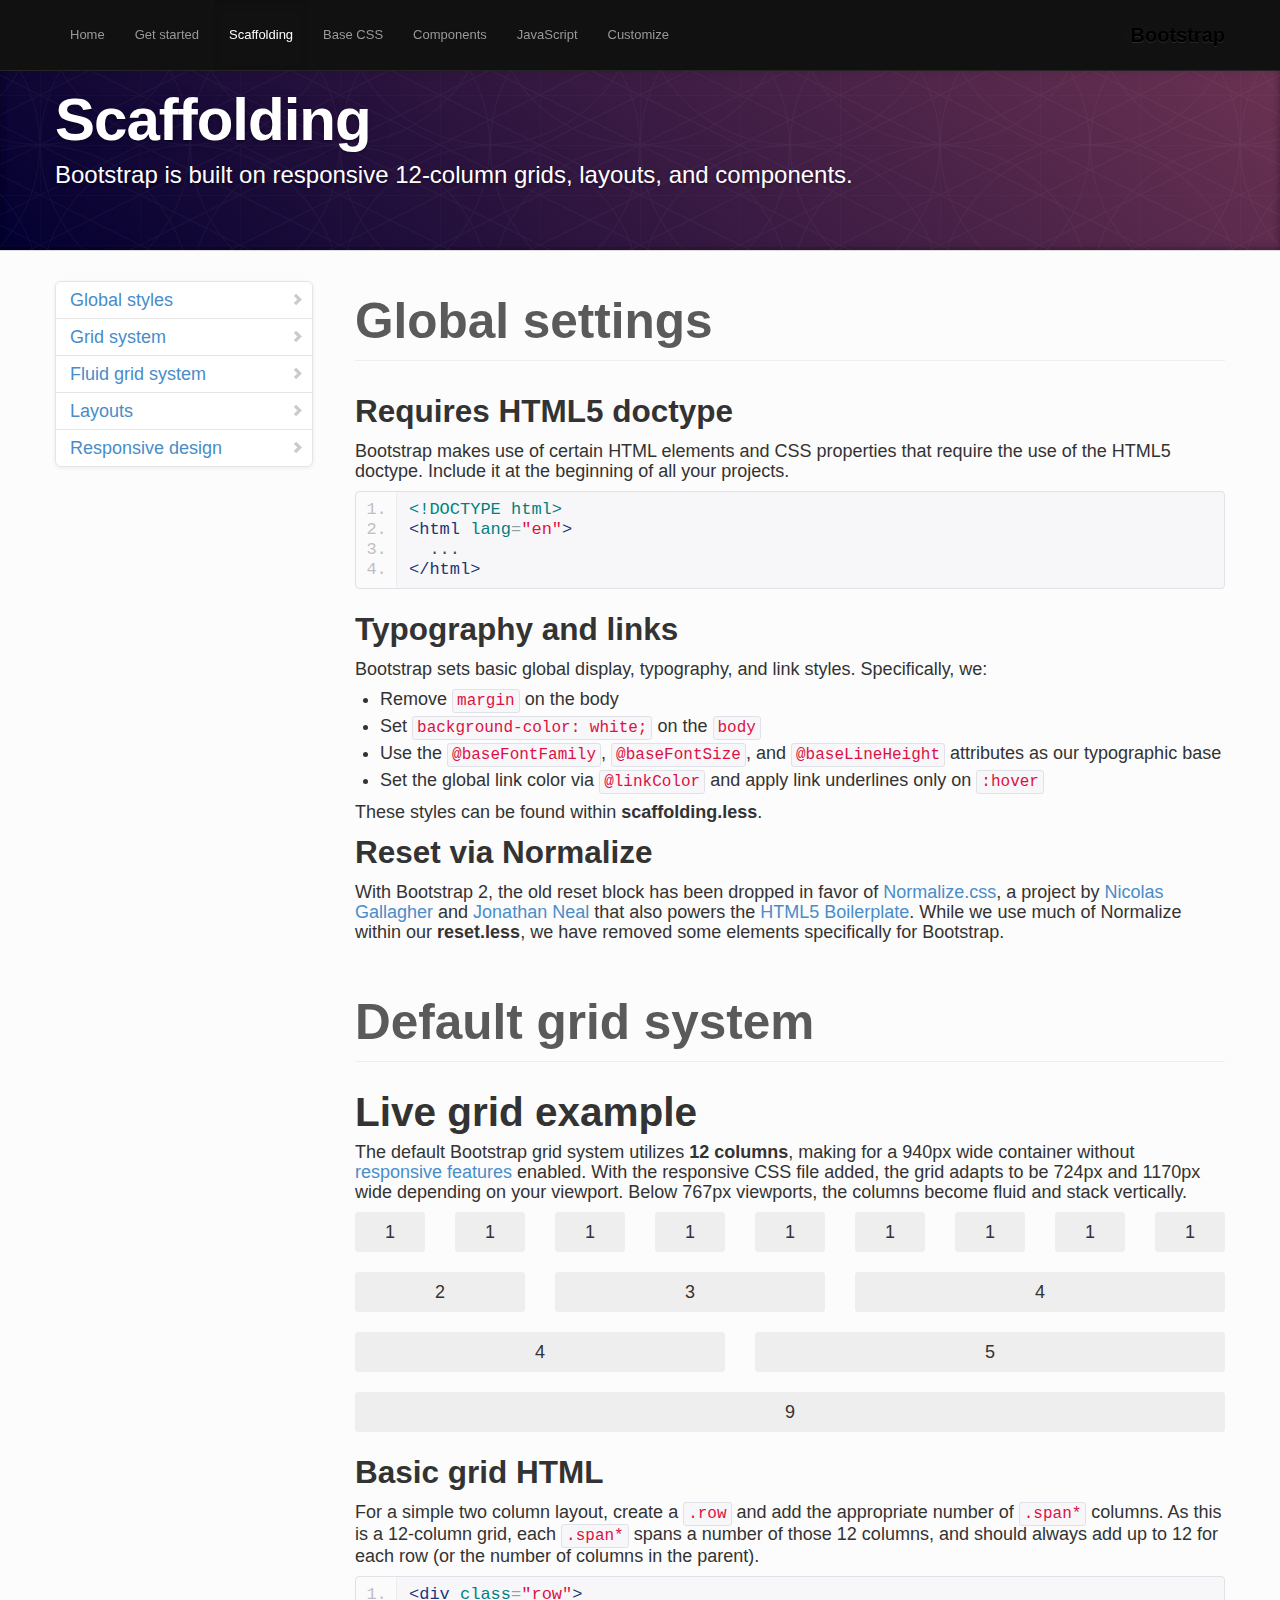
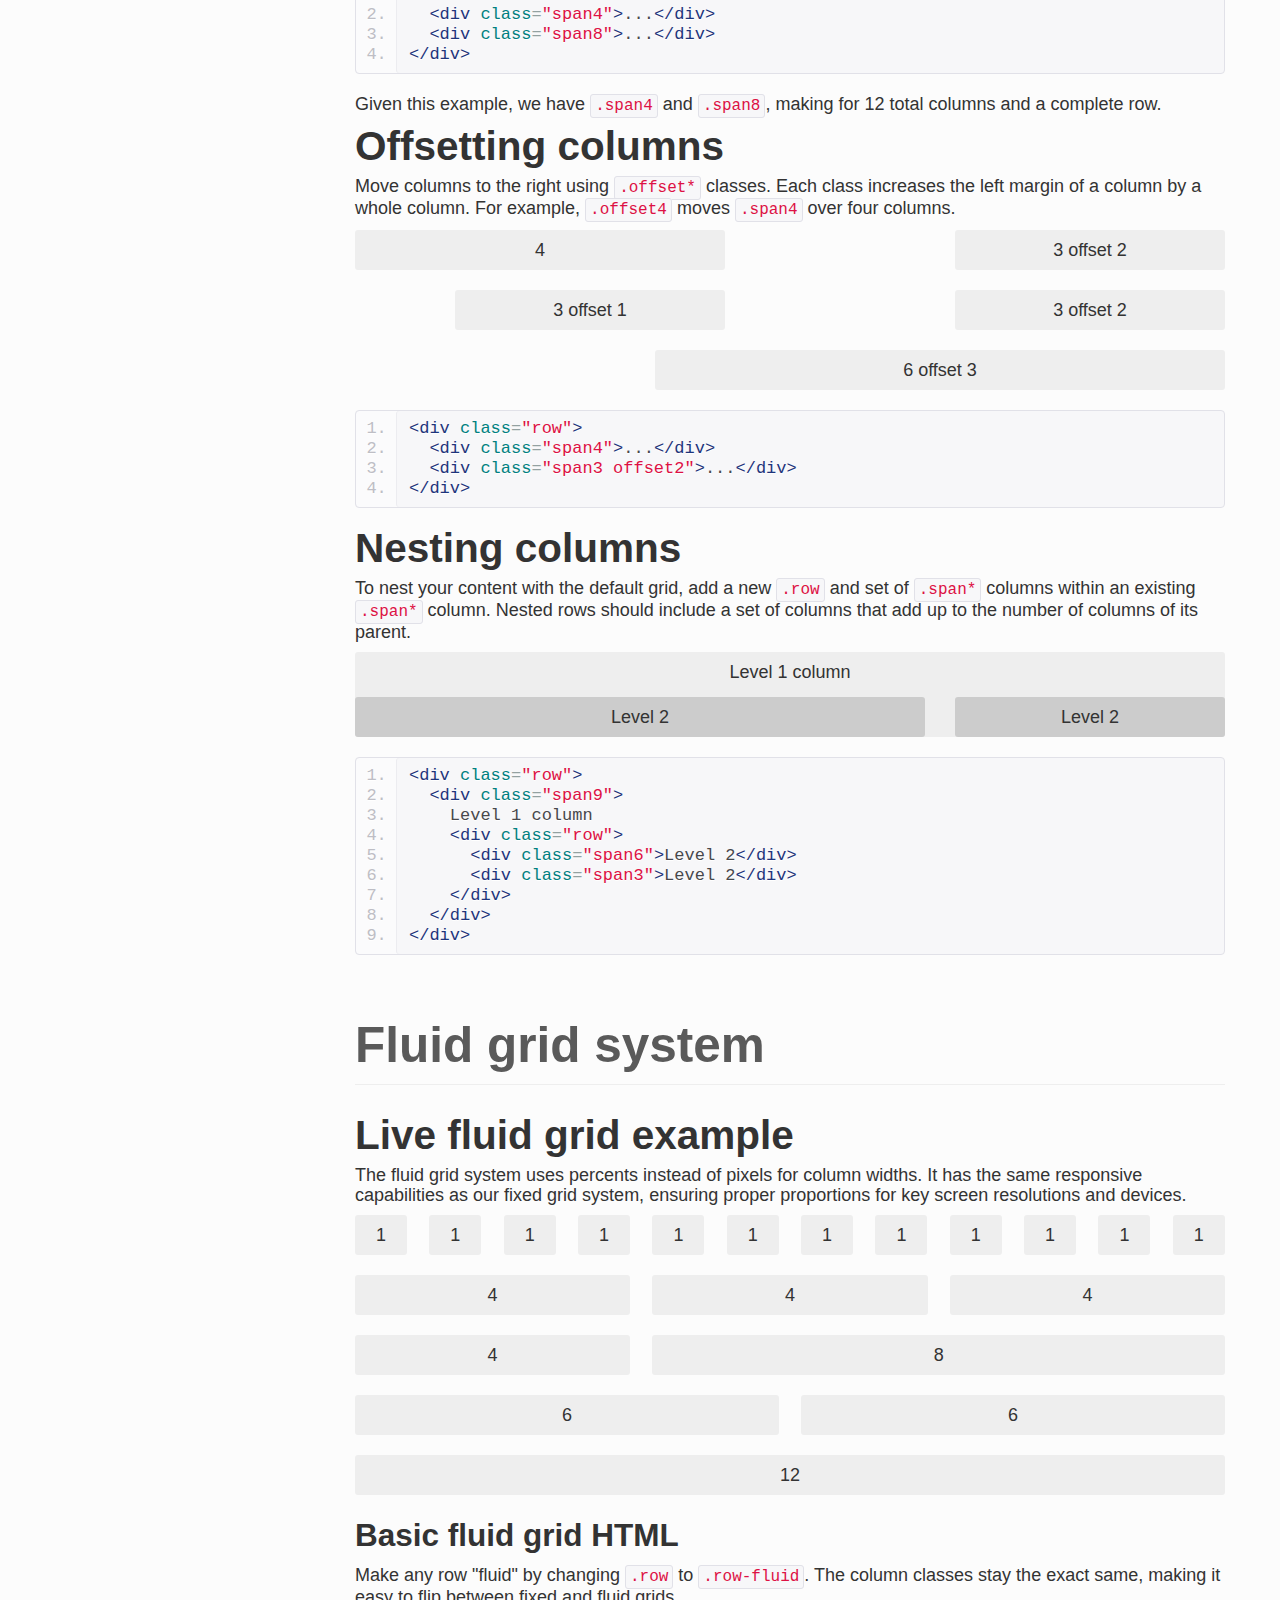
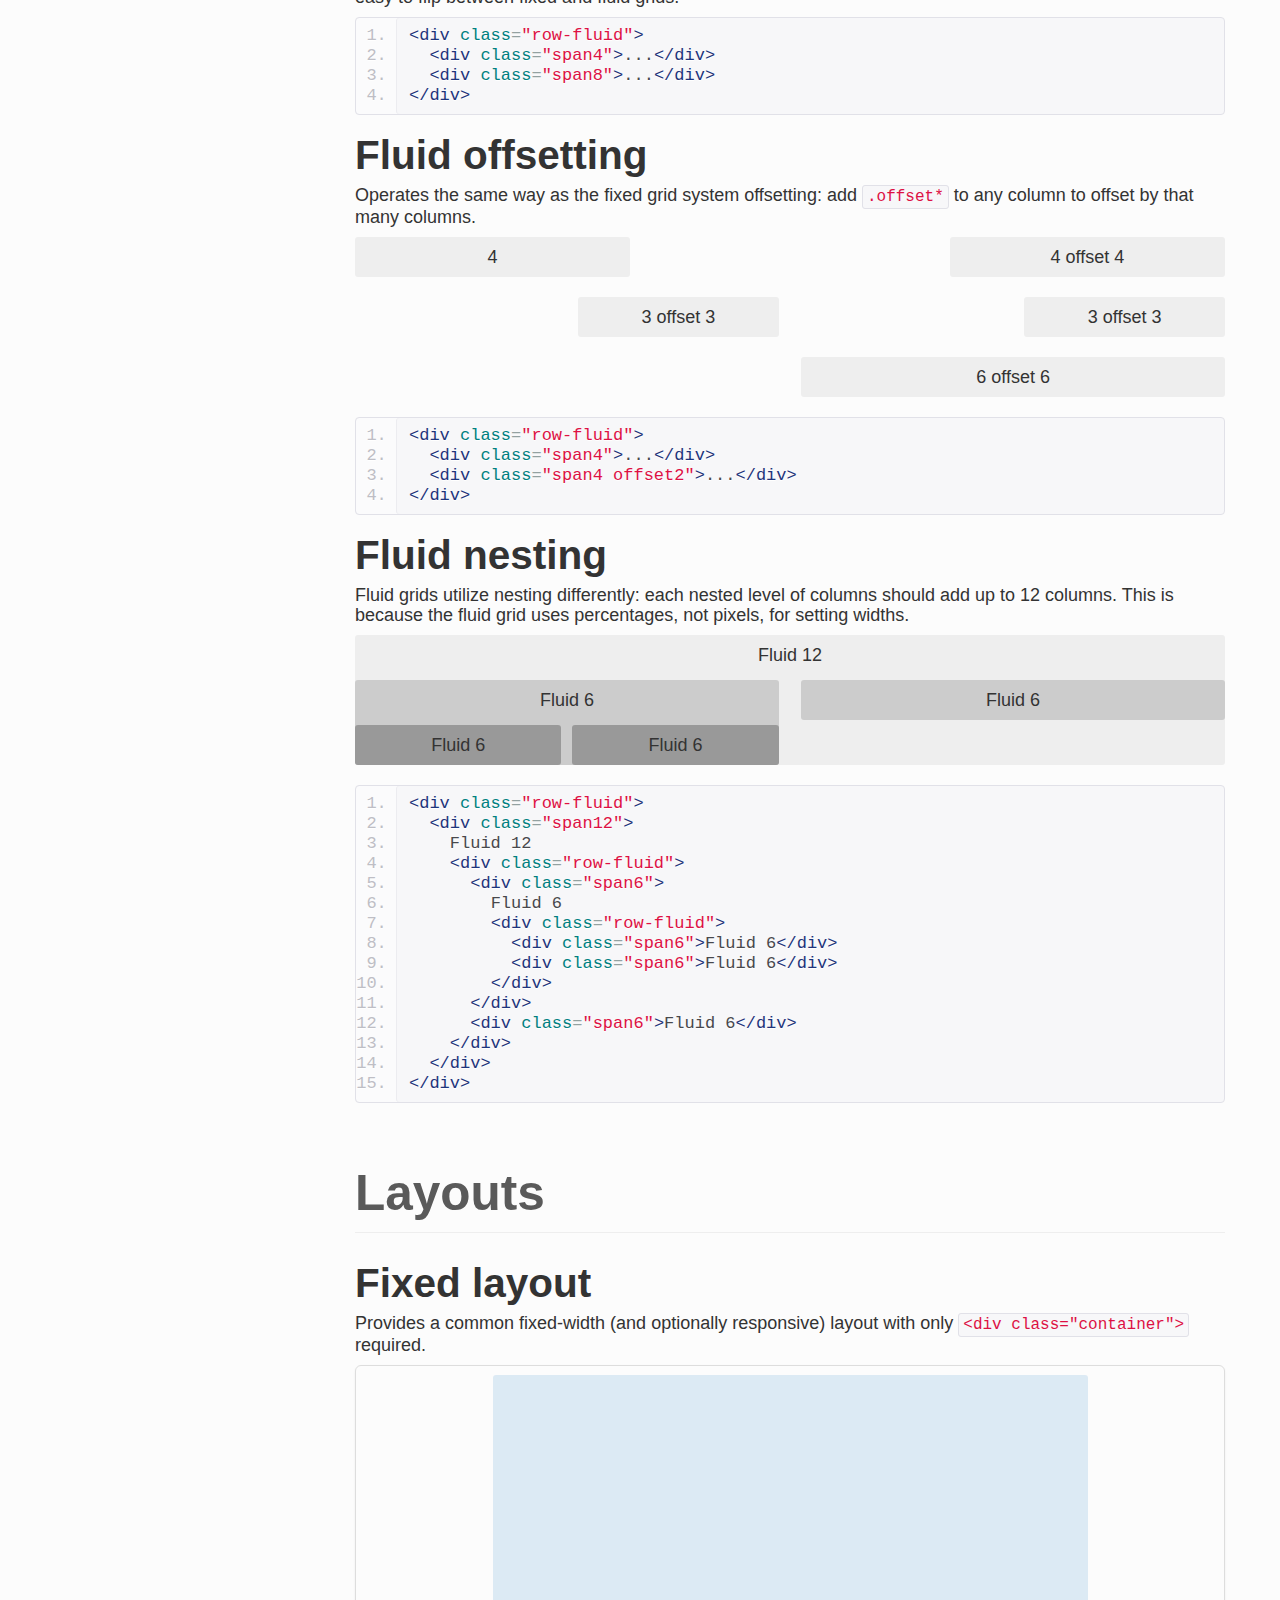
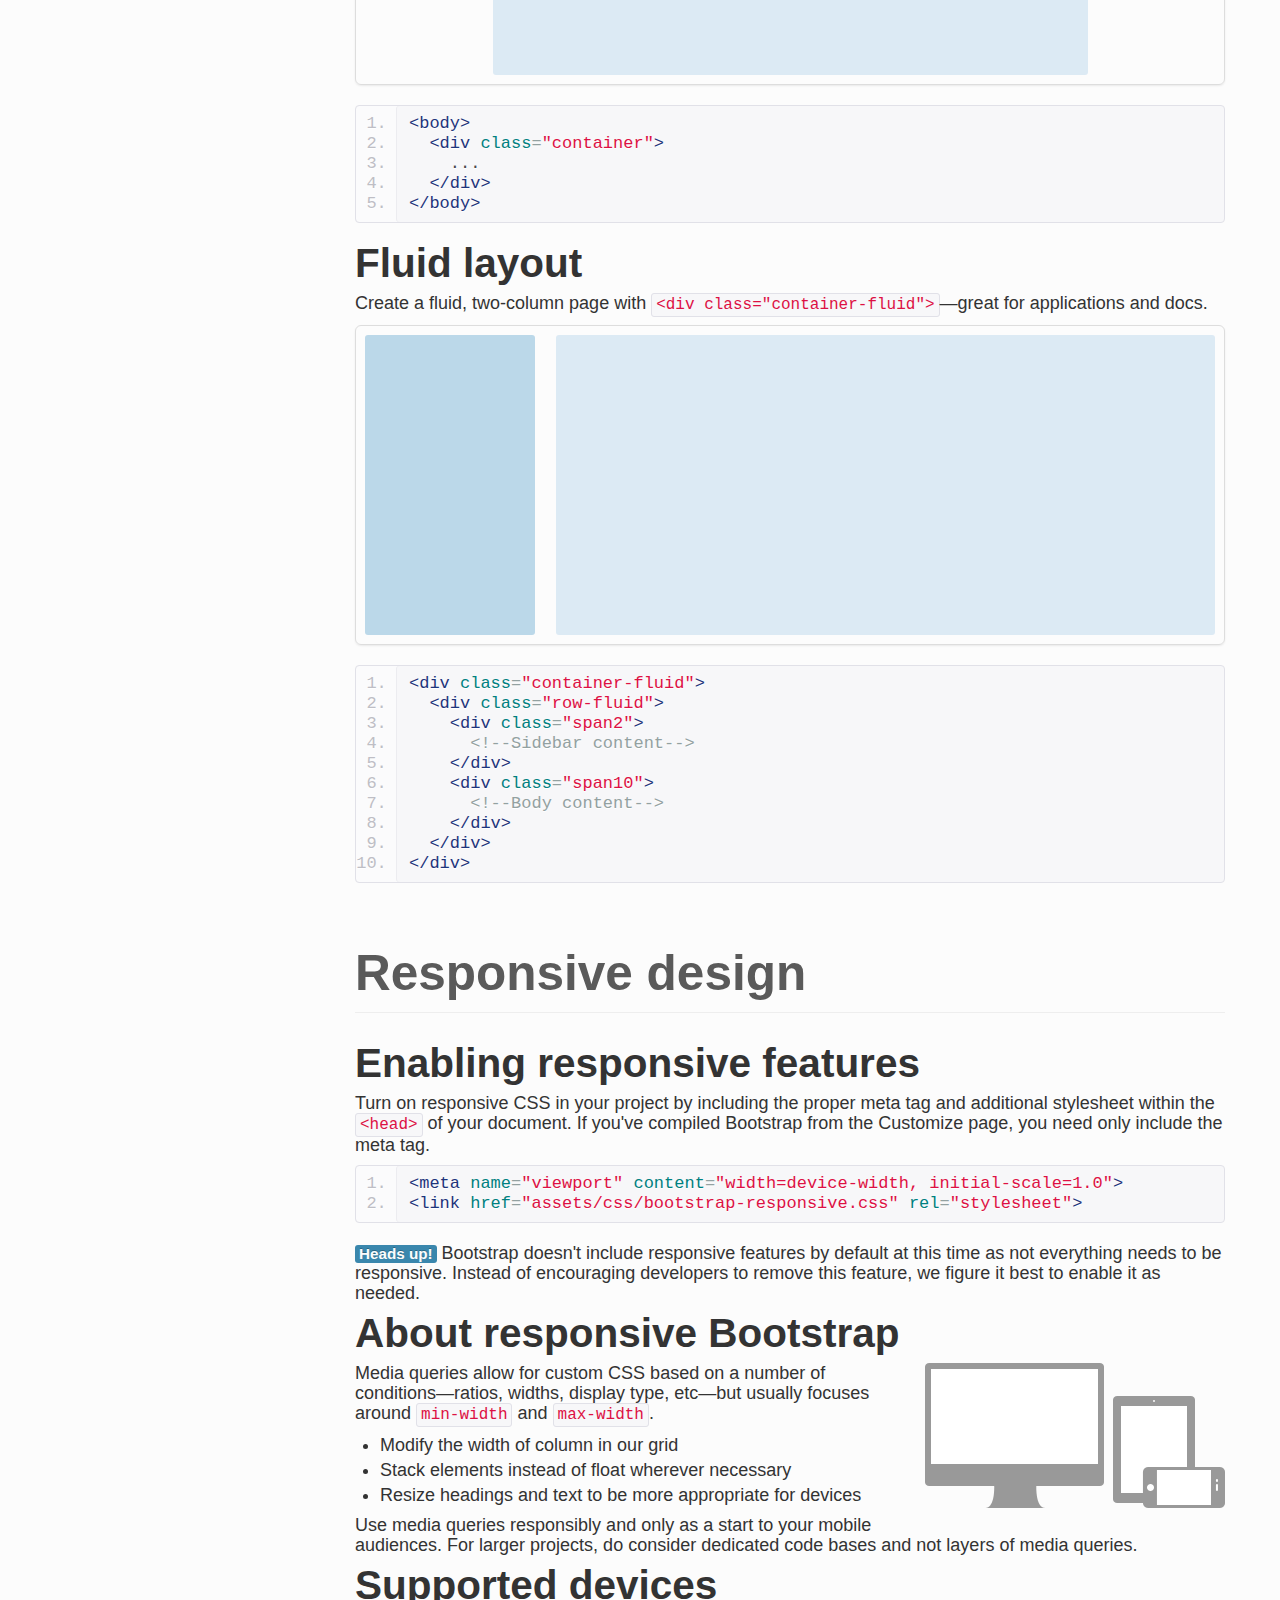
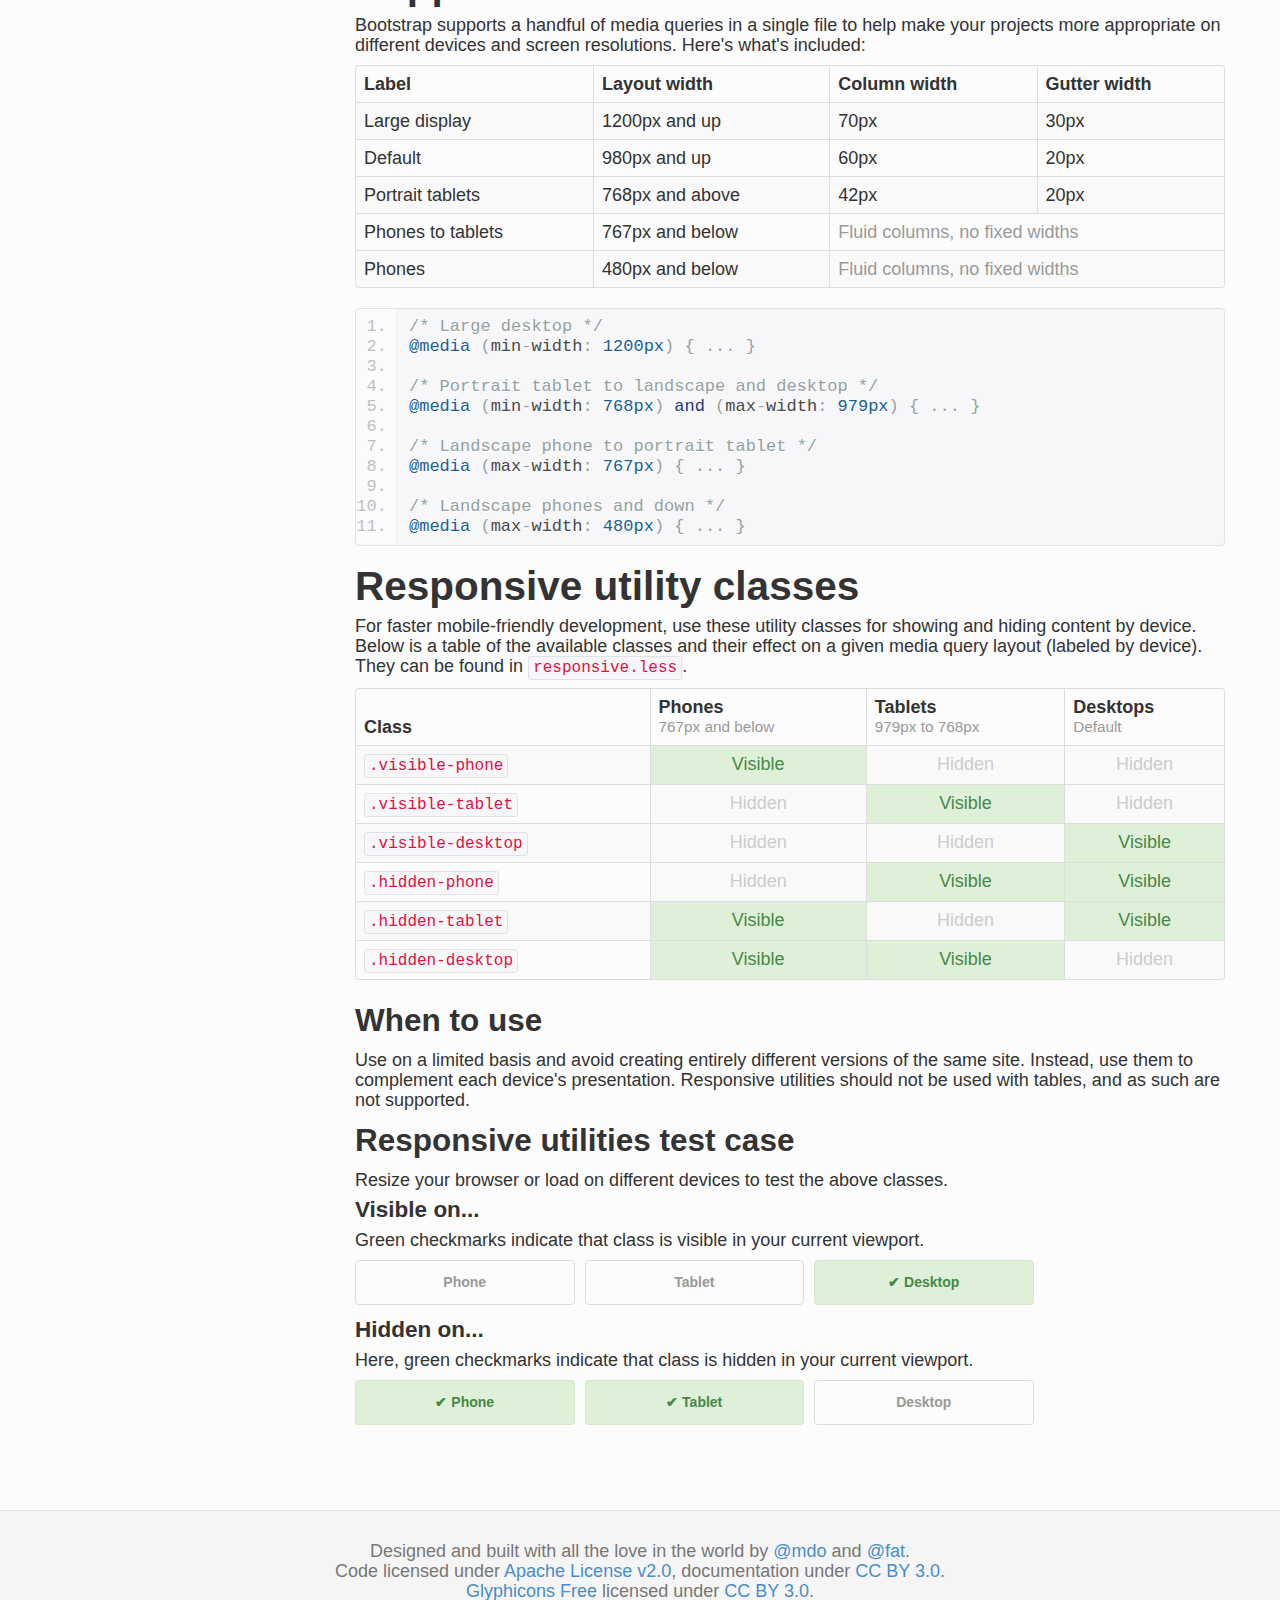
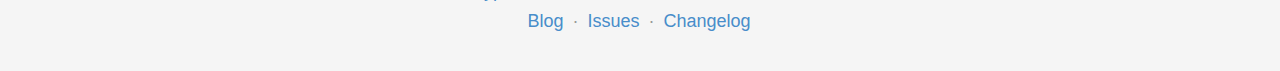
<file: bootstrap_master/docs/scaffolding.html>
<!DOCTYPE html>
<html lang="en">
  <head>
    <meta charset="utf-8">
    <title>Scaffolding · Bootstrap</title>
    <meta name="viewport" content="width=device-width, initial-scale=1.0">
    <meta name="description" content="">
    <meta name="author" content="">

    <!-- Le styles -->
    <link href="assets/css/bootstrap.css" rel="stylesheet">
    <link href="assets/css/bootstrap-responsive.css" rel="stylesheet">
    <link href="assets/css/docs.css" rel="stylesheet">
    <link href="assets/js/google-code-prettify/prettify.css" rel="stylesheet">

    <!-- Le HTML5 shim, for IE6-8 support of HTML5 elements -->
    <!--[if lt IE 9]>
      <script src="assets/js/html5shiv.js"></script>
    <![endif]-->

    <!-- Le fav and touch icons -->
    <link rel="apple-touch-icon-precomposed" sizes="144x144" href="assets/ico/apple-touch-icon-144-precomposed.png">
    <link rel="apple-touch-icon-precomposed" sizes="114x114" href="assets/ico/apple-touch-icon-114-precomposed.png">
      <link rel="apple-touch-icon-precomposed" sizes="72x72" href="assets/ico/apple-touch-icon-72-precomposed.png">
                    <link rel="apple-touch-icon-precomposed" href="assets/ico/apple-touch-icon-57-precomposed.png">
                                   <link rel="shortcut icon" href="assets/ico/favicon.png">

  </head>

  <body data-spy="scroll" data-target=".bs-docs-sidebar">

    <!-- Navbar
    ================================================== -->
    <div class="navbar navbar-inverse navbar-fixed-top">
      <div class="navbar-inner">
        <div class="container">
          <button type="button" class="btn btn-navbar" data-toggle="collapse" data-target=".nav-collapse">
            <span class="icon-bar"></span>
            <span class="icon-bar"></span>
            <span class="icon-bar"></span>
          </button>
          <a class="brand" href="./index.html">Bootstrap</a>
          <div class="nav-collapse collapse">
            <ul class="nav">
              <li class="">
                <a href="./index.html">Home</a>
              </li>
              <li class="">
                <a href="./getting-started.html">Get started</a>
              </li>
              <li class="active">
                <a href="./scaffolding.html">Scaffolding</a>
              </li>
              <li class="">
                <a href="./base-css.html">Base CSS</a>
              </li>
              <li class="">
                <a href="./components.html">Components</a>
              </li>
              <li class="">
                <a href="./javascript.html">JavaScript</a>
              </li>
              <li class="">
                <a href="./customize.html">Customize</a>
              </li>
            </ul>
          </div>
        </div>
      </div>
    </div>

<!-- Subhead
================================================== -->
<header class="jumbotron subhead" id="overview">
  <div class="container">
    <h1>Scaffolding</h1>
    <p class="lead">Bootstrap is built on responsive 12-column grids, layouts, and components.</p>
  </div>
</header>

  <div class="container">

    <!-- Docs nav
    ================================================== -->
    <div class="row">
      <div class="span3 bs-docs-sidebar">
        <ul class="nav nav-list bs-docs-sidenav">
          <li><a href="#global"><i class="icon-chevron-right"></i> Global styles</a></li>
          <li><a href="#gridSystem"><i class="icon-chevron-right"></i> Grid system</a></li>
          <li><a href="#fluidGridSystem"><i class="icon-chevron-right"></i> Fluid grid system</a></li>
          <li><a href="#layouts"><i class="icon-chevron-right"></i> Layouts</a></li>
          <li><a href="#responsive"><i class="icon-chevron-right"></i> Responsive design</a></li>
        </ul>
      </div>
      <div class="span9">



        <!-- Global Bootstrap settings
        ================================================== -->
        <section id="global">
          <div class="page-header">
            <h1>Global settings</h1>
          </div>

          <h3>Requires HTML5 doctype</h3>
          <p>Bootstrap makes use of certain HTML elements and CSS properties that require the use of the HTML5 doctype. Include it at the beginning of all your projects.</p>
<pre class="prettyprint linenums">
&lt;!DOCTYPE html&gt;
&lt;html lang="en"&gt;
  ...
&lt;/html&gt;
</pre>

          <h3>Typography and links</h3>
          <p>Bootstrap sets basic global display, typography, and link styles. Specifically, we:</p>
          <ul>
            <li>Remove <code>margin</code> on the body</li>
            <li>Set <code>background-color: white;</code> on the <code>body</code></li>
            <li>Use the <code>@baseFontFamily</code>, <code>@baseFontSize</code>, and <code>@baseLineHeight</code> attributes as our typographic base</li>
            <li>Set the global link color via <code>@linkColor</code> and apply link underlines only on <code>:hover</code></li>
          </ul>
          <p>These styles can be found within <strong>scaffolding.less</strong>.</p>

          <h3>Reset via Normalize</h3>
          <p>With Bootstrap 2, the old reset block has been dropped in favor of <a href="http://necolas.github.com/normalize.css/" target="_blank">Normalize.css</a>, a project by <a href="http://twitter.com/necolas" target="_blank">Nicolas Gallagher</a> and <a href="http://twitter.com/jon_neal" target="_blank">Jonathan Neal</a> that also powers the <a href="http://html5boilerplate.com" target="_blank">HTML5 Boilerplate</a>. While we use much of Normalize within our <strong>reset.less</strong>, we have removed some elements specifically for Bootstrap.</p>

        </section>




        <!-- Grid system
        ================================================== -->
        <section id="gridSystem">
          <div class="page-header">
            <h1>Default grid system</h1>
          </div>

          <h2>Live grid example</h2>
          <p>The default Bootstrap grid system utilizes <strong>12 columns</strong>, making for a 940px wide container without <a href="./scaffolding.html#responsive">responsive features</a> enabled. With the responsive CSS file added, the grid adapts to be 724px and 1170px wide depending on your viewport. Below 767px viewports, the columns become fluid and stack vertically.</p>
          <div class="bs-docs-grid">
            <div class="row show-grid">
              <div class="span1">1</div>
              <div class="span1">1</div>
              <div class="span1">1</div>
              <div class="span1">1</div>
              <div class="span1">1</div>
              <div class="span1">1</div>
              <div class="span1">1</div>
              <div class="span1">1</div>
              <div class="span1">1</div>
            </div>
            <div class="row show-grid">
              <div class="span2">2</div>
              <div class="span3">3</div>
              <div class="span4">4</div>
            </div>
            <div class="row show-grid">
              <div class="span4">4</div>
              <div class="span5">5</div>
            </div>
            <div class="row show-grid">
              <div class="span9">9</div>
            </div>
          </div>

          <h3>Basic grid HTML</h3>
          <p>For a simple two column layout, create a <code>.row</code> and add the appropriate number of <code>.span*</code> columns. As this is a 12-column grid, each <code>.span*</code> spans a number of those 12 columns, and should always add up to 12 for each row (or the number of columns in the parent).</p>
<pre class="prettyprint linenums">
&lt;div class="row"&gt;
  &lt;div class="span4"&gt;...&lt;/div&gt;
  &lt;div class="span8"&gt;...&lt;/div&gt;
&lt;/div&gt;
</pre>
          <p>Given this example, we have <code>.span4</code> and <code>.span8</code>, making for 12 total columns and a complete row.</p>

          <h2>Offsetting columns</h2>
          <p>Move columns to the right using <code>.offset*</code> classes. Each class increases the left margin of a column by a whole column. For example, <code>.offset4</code> moves <code>.span4</code> over four columns.</p>
          <div class="bs-docs-grid">
            <div class="row show-grid">
              <div class="span4">4</div>
              <div class="span3 offset2">3 offset 2</div>
            </div><!-- /row -->
            <div class="row show-grid">
              <div class="span3 offset1">3 offset 1</div>
              <div class="span3 offset2">3 offset 2</div>
            </div><!-- /row -->
            <div class="row show-grid">
              <div class="span6 offset3">6 offset 3</div>
            </div><!-- /row -->
          </div>
<pre class="prettyprint linenums">
&lt;div class="row"&gt;
  &lt;div class="span4"&gt;...&lt;/div&gt;
  &lt;div class="span3 offset2"&gt;...&lt;/div&gt;
&lt;/div&gt;
</pre>

          <h2>Nesting columns</h2>
          <p>To nest your content with the default grid, add a new <code>.row</code> and set of <code>.span*</code> columns within an existing <code>.span*</code> column. Nested rows should include a set of columns that add up to the number of columns of its parent.</p>
          <div class="row show-grid">
            <div class="span9">
              Level 1 column
              <div class="row show-grid">
                <div class="span6">
                  Level 2
                </div>
                <div class="span3">
                  Level 2
                </div>
              </div>
            </div>
          </div>
<pre class="prettyprint linenums">
&lt;div class="row"&gt;
  &lt;div class="span9"&gt;
    Level 1 column
    &lt;div class="row"&gt;
      &lt;div class="span6"&gt;Level 2&lt;/div&gt;
      &lt;div class="span3"&gt;Level 2&lt;/div&gt;
    &lt;/div&gt;
  &lt;/div&gt;
&lt;/div&gt;
</pre>
        </section>



        <!-- Fluid grid system
        ================================================== -->
        <section id="fluidGridSystem">
          <div class="page-header">
            <h1>Fluid grid system</h1>
          </div>

          <h2>Live fluid grid example</h2>
          <p>The fluid grid system uses percents instead of pixels for column widths. It has the same responsive capabilities as our fixed grid system, ensuring proper proportions for key screen resolutions and devices.</p>
          <div class="bs-docs-grid">
            <div class="row-fluid show-grid">
              <div class="span1">1</div>
              <div class="span1">1</div>
              <div class="span1">1</div>
              <div class="span1">1</div>
              <div class="span1">1</div>
              <div class="span1">1</div>
              <div class="span1">1</div>
              <div class="span1">1</div>
              <div class="span1">1</div>
              <div class="span1">1</div>
              <div class="span1">1</div>
              <div class="span1">1</div>
            </div>
            <div class="row-fluid show-grid">
              <div class="span4">4</div>
              <div class="span4">4</div>
              <div class="span4">4</div>
            </div>
            <div class="row-fluid show-grid">
              <div class="span4">4</div>
              <div class="span8">8</div>
            </div>
            <div class="row-fluid show-grid">
              <div class="span6">6</div>
              <div class="span6">6</div>
            </div>
            <div class="row-fluid show-grid">
              <div class="span12">12</div>
            </div>
          </div>

          <h3>Basic fluid grid HTML</h3>
          <p>Make any row "fluid" by changing <code>.row</code> to <code>.row-fluid</code>. The column classes stay the exact same, making it easy to flip between fixed and fluid grids.</p>
<pre class="prettyprint linenums">
&lt;div class="row-fluid"&gt;
  &lt;div class="span4"&gt;...&lt;/div&gt;
  &lt;div class="span8"&gt;...&lt;/div&gt;
&lt;/div&gt;
</pre>

          <h2>Fluid offsetting</h2>
          <p>Operates the same way as the fixed grid system offsetting: add <code>.offset*</code> to any column to offset by that many columns.</p>
          <div class="bs-docs-grid">
            <div class="row-fluid show-grid">
              <div class="span4">4</div>
              <div class="span4 offset4">4 offset 4</div>
            </div><!-- /row -->
            <div class="row-fluid show-grid">
              <div class="span3 offset3">3 offset 3</div>
              <div class="span3 offset3">3 offset 3</div>
            </div><!-- /row -->
            <div class="row-fluid show-grid">
              <div class="span6 offset6">6 offset 6</div>
            </div><!-- /row -->
          </div>
<pre class="prettyprint linenums">
&lt;div class="row-fluid"&gt;
  &lt;div class="span4"&gt;...&lt;/div&gt;
  &lt;div class="span4 offset2"&gt;...&lt;/div&gt;
&lt;/div&gt;
</pre>

          <h2>Fluid nesting</h2>
          <p>Fluid grids utilize nesting differently: each nested level of columns should add up to 12 columns. This is because the fluid grid uses percentages, not pixels, for setting widths.</p>
          <div class="row-fluid show-grid">
            <div class="span12">
              Fluid 12
              <div class="row-fluid show-grid">
                <div class="span6">
                  Fluid 6
                  <div class="row-fluid show-grid">
                    <div class="span6">
                      Fluid 6
                    </div>
                    <div class="span6">
                      Fluid 6
                    </div>
                  </div>
                </div>
                <div class="span6">
                  Fluid 6
                </div>
              </div>
            </div>
          </div>
<pre class="prettyprint linenums">
&lt;div class="row-fluid"&gt;
  &lt;div class="span12"&gt;
    Fluid 12
    &lt;div class="row-fluid"&gt;
      &lt;div class="span6"&gt;
        Fluid 6
        &lt;div class="row-fluid"&gt;
          &lt;div class="span6"&gt;Fluid 6&lt;/div&gt;
          &lt;div class="span6"&gt;Fluid 6&lt;/div&gt;
        &lt;/div&gt;
      &lt;/div&gt;
      &lt;div class="span6"&gt;Fluid 6&lt;/div&gt;
    &lt;/div&gt;
  &lt;/div&gt;
&lt;/div&gt;
</pre>

        </section>




        <!-- Layouts (Default and fluid)
        ================================================== -->
        <section id="layouts">
          <div class="page-header">
            <h1>Layouts</h1>
          </div>

          <h2>Fixed layout</h2>
          <p>Provides a common fixed-width (and optionally responsive) layout with only <code>&lt;div class="container"&gt;</code> required.</p>
          <div class="mini-layout">
            <div class="mini-layout-body"></div>
          </div>
<pre class="prettyprint linenums">
&lt;body&gt;
  &lt;div class="container"&gt;
    ...
  &lt;/div&gt;
&lt;/body&gt;
</pre>

          <h2>Fluid layout</h2>
          <p>Create a fluid, two-column page with <code>&lt;div class="container-fluid"&gt;</code>&mdash;great for applications and docs.</p>
          <div class="mini-layout fluid">
            <div class="mini-layout-sidebar"></div>
            <div class="mini-layout-body"></div>
          </div>
<pre class="prettyprint linenums">
&lt;div class="container-fluid"&gt;
  &lt;div class="row-fluid"&gt;
    &lt;div class="span2"&gt;
      &lt;!--Sidebar content--&gt;
    &lt;/div&gt;
    &lt;div class="span10"&gt;
      &lt;!--Body content--&gt;
    &lt;/div&gt;
  &lt;/div&gt;
&lt;/div&gt;
</pre>
        </section>




        <!-- Responsive design
        ================================================== -->
        <section id="responsive">
          <div class="page-header">
            <h1>Responsive design</h1>
          </div>

          <h2>Enabling responsive features</h2>
          <p>Turn on responsive CSS in your project by including the proper meta tag and additional stylesheet within the <code>&lt;head&gt;</code> of your document. If you've compiled Bootstrap from the Customize page, you need only include the meta tag.</p>
<pre class="prettyprint linenums">
&lt;meta name="viewport" content="width=device-width, initial-scale=1.0"&gt;
&lt;link href="assets/css/bootstrap-responsive.css" rel="stylesheet"&gt;
</pre>
          <p><span class="label label-info">Heads up!</span>  Bootstrap doesn't include responsive features by default at this time as not everything needs to be responsive. Instead of encouraging developers to remove this feature, we figure it best to enable it as needed.</p>

          <h2>About responsive Bootstrap</h2>
          <img src="assets/img/responsive-illustrations.png" alt="Responsive devices" style="float: right; margin: 0 0 20px 20px;">
          <p>Media queries allow for custom CSS based on a number of conditions&mdash;ratios, widths, display type, etc&mdash;but usually focuses around <code>min-width</code> and <code>max-width</code>.</p>
          <ul>
            <li>Modify the width of column in our grid</li>
            <li>Stack elements instead of float wherever necessary</li>
            <li>Resize headings and text to be more appropriate for devices</li>
          </ul>
          <p>Use media queries responsibly and only as a start to your mobile audiences. For larger projects, do consider dedicated code bases and not layers of media queries.</p>

          <h2>Supported devices</h2>
          <p>Bootstrap supports a handful of media queries in a single file to help make your projects more appropriate on different devices and screen resolutions. Here's what's included:</p>
          <table class="table table-bordered table-striped">
            <thead>
              <tr>
                <th>Label</th>
                <th>Layout width</th>
                <th>Column width</th>
                <th>Gutter width</th>
              </tr>
            </thead>
            <tbody>
              <tr>
                <td>Large display</td>
                <td>1200px and up</td>
                <td>70px</td>
                <td>30px</td>
              </tr>
              <tr>
                <td>Default</td>
                <td>980px and up</td>
                <td>60px</td>
                <td>20px</td>
              </tr>
              <tr>
                <td>Portrait tablets</td>
                <td>768px and above</td>
                <td>42px</td>
                <td>20px</td>
              </tr>
              <tr>
                <td>Phones to tablets</td>
                <td>767px and below</td>
                <td class="muted" colspan="2">Fluid columns, no fixed widths</td>
              </tr>
              <tr>
                <td>Phones</td>
                <td>480px and below</td>
                <td class="muted" colspan="2">Fluid columns, no fixed widths</td>
              </tr>
            </tbody>
          </table>
<pre class="prettyprint linenums">
/* Large desktop */
@media (min-width: 1200px) { ... }

/* Portrait tablet to landscape and desktop */
@media (min-width: 768px) and (max-width: 979px) { ... }

/* Landscape phone to portrait tablet */
@media (max-width: 767px) { ... }

/* Landscape phones and down */
@media (max-width: 480px) { ... }
</pre>


          <h2>Responsive utility classes</h2>
          <p>For faster mobile-friendly development, use these utility classes for showing and hiding content by device. Below is a table of the available classes and their effect on a given media query layout (labeled by device). They can be found in <code>responsive.less</code>.</p>
          <table class="table table-bordered table-striped responsive-utilities">
            <thead>
              <tr>
                <th>Class</th>
                <th>Phones <small>767px and below</small></th>
                <th>Tablets <small>979px to 768px</small></th>
                <th>Desktops <small>Default</small></th>
              </tr>
            </thead>
            <tbody>
              <tr>
                <th><code>.visible-phone</code></th>
                <td class="is-visible">Visible</td>
                <td class="is-hidden">Hidden</td>
                <td class="is-hidden">Hidden</td>
              </tr>
              <tr>
                <th><code>.visible-tablet</code></th>
                <td class="is-hidden">Hidden</td>
                <td class="is-visible">Visible</td>
                <td class="is-hidden">Hidden</td>
              </tr>
              <tr>
                <th><code>.visible-desktop</code></th>
                <td class="is-hidden">Hidden</td>
                <td class="is-hidden">Hidden</td>
                <td class="is-visible">Visible</td>
              </tr>
              <tr>
                <th><code>.hidden-phone</code></th>
                <td class="is-hidden">Hidden</td>
                <td class="is-visible">Visible</td>
                <td class="is-visible">Visible</td>
              </tr>
              <tr>
                <th><code>.hidden-tablet</code></th>
                <td class="is-visible">Visible</td>
                <td class="is-hidden">Hidden</td>
                <td class="is-visible">Visible</td>
              </tr>
              <tr>
                <th><code>.hidden-desktop</code></th>
                <td class="is-visible">Visible</td>
                <td class="is-visible">Visible</td>
                <td class="is-hidden">Hidden</td>
              </tr>
            </tbody>
          </table>

          <h3>When to use</h3>
          <p>Use on a limited basis and avoid creating entirely different versions of the same site. Instead, use them to complement each device's presentation. Responsive utilities should not be used with tables, and as such are not supported.</p>

          <h3>Responsive utilities test case</h3>
          <p>Resize your browser or load on different devices to test the above classes.</p>
          <h4>Visible on...</h4>
          <p>Green checkmarks indicate that class is visible in your current viewport.</p>
          <ul class="responsive-utilities-test">
            <li>Phone<span class="visible-phone">&#10004; Phone</span></li>
            <li>Tablet<span class="visible-tablet">&#10004; Tablet</span></li>
            <li>Desktop<span class="visible-desktop">&#10004; Desktop</span></li>
          </ul>
          <h4>Hidden on...</h4>
          <p>Here, green checkmarks indicate that class is hidden in your current viewport.</p>
          <ul class="responsive-utilities-test hidden-on">
            <li>Phone<span class="hidden-phone">&#10004; Phone</span></li>
            <li>Tablet<span class="hidden-tablet">&#10004; Tablet</span></li>
            <li>Desktop<span class="hidden-desktop">&#10004; Desktop</span></li>
          </ul>

        </section>



      </div>
    </div>

  </div>



    <!-- Footer
    ================================================== -->
    <footer class="footer">
      <div class="container">
        <p>Designed and built with all the love in the world by <a href="http://twitter.com/mdo" target="_blank">@mdo</a> and <a href="http://twitter.com/fat" target="_blank">@fat</a>.</p>
        <p>Code licensed under <a href="http://www.apache.org/licenses/LICENSE-2.0" target="_blank">Apache License v2.0</a>, documentation under <a href="http://creativecommons.org/licenses/by/3.0/">CC BY 3.0</a>.</p>
        <p><a href="http://glyphicons.com">Glyphicons Free</a> licensed under <a href="http://creativecommons.org/licenses/by/3.0/">CC BY 3.0</a>.</p>
        <ul class="footer-links">
          <li><a href="http://blog.getbootstrap.com">Blog</a></li>
          <li class="muted">&middot;</li>
          <li><a href="https://github.com/twitter/bootstrap/issues?state=open">Issues</a></li>
          <li class="muted">&middot;</li>
          <li><a href="https://github.com/twitter/bootstrap/blob/master/CHANGELOG.md">Changelog</a></li>
        </ul>
      </div>
    </footer>



    <!-- Le javascript
    ================================================== -->
    <!-- Placed at the end of the document so the pages load faster -->
    <script type="text/javascript" src="http://platform.twitter.com/widgets.js"></script>
    <script src="assets/js/jquery.js"></script>
    <script src="assets/js/bootstrap-transition.js"></script>
    <script src="assets/js/bootstrap-alert.js"></script>
    <script src="assets/js/bootstrap-modal.js"></script>
    <script src="assets/js/bootstrap-dropdown.js"></script>
    <script src="assets/js/bootstrap-scrollspy.js"></script>
    <script src="assets/js/bootstrap-tab.js"></script>
    <script src="assets/js/bootstrap-tooltip.js"></script>
    <script src="assets/js/bootstrap-popover.js"></script>
    <script src="assets/js/bootstrap-button.js"></script>
    <script src="assets/js/bootstrap-collapse.js"></script>
    <script src="assets/js/bootstrap-carousel.js"></script>
    <script src="assets/js/bootstrap-typeahead.js"></script>
    <script src="assets/js/bootstrap-affix.js"></script>

    <script src="assets/js/holder/holder.js"></script>
    <script src="assets/js/google-code-prettify/prettify.js"></script>

    <script src="assets/js/application.js"></script>



  </body>
</html>
</file>
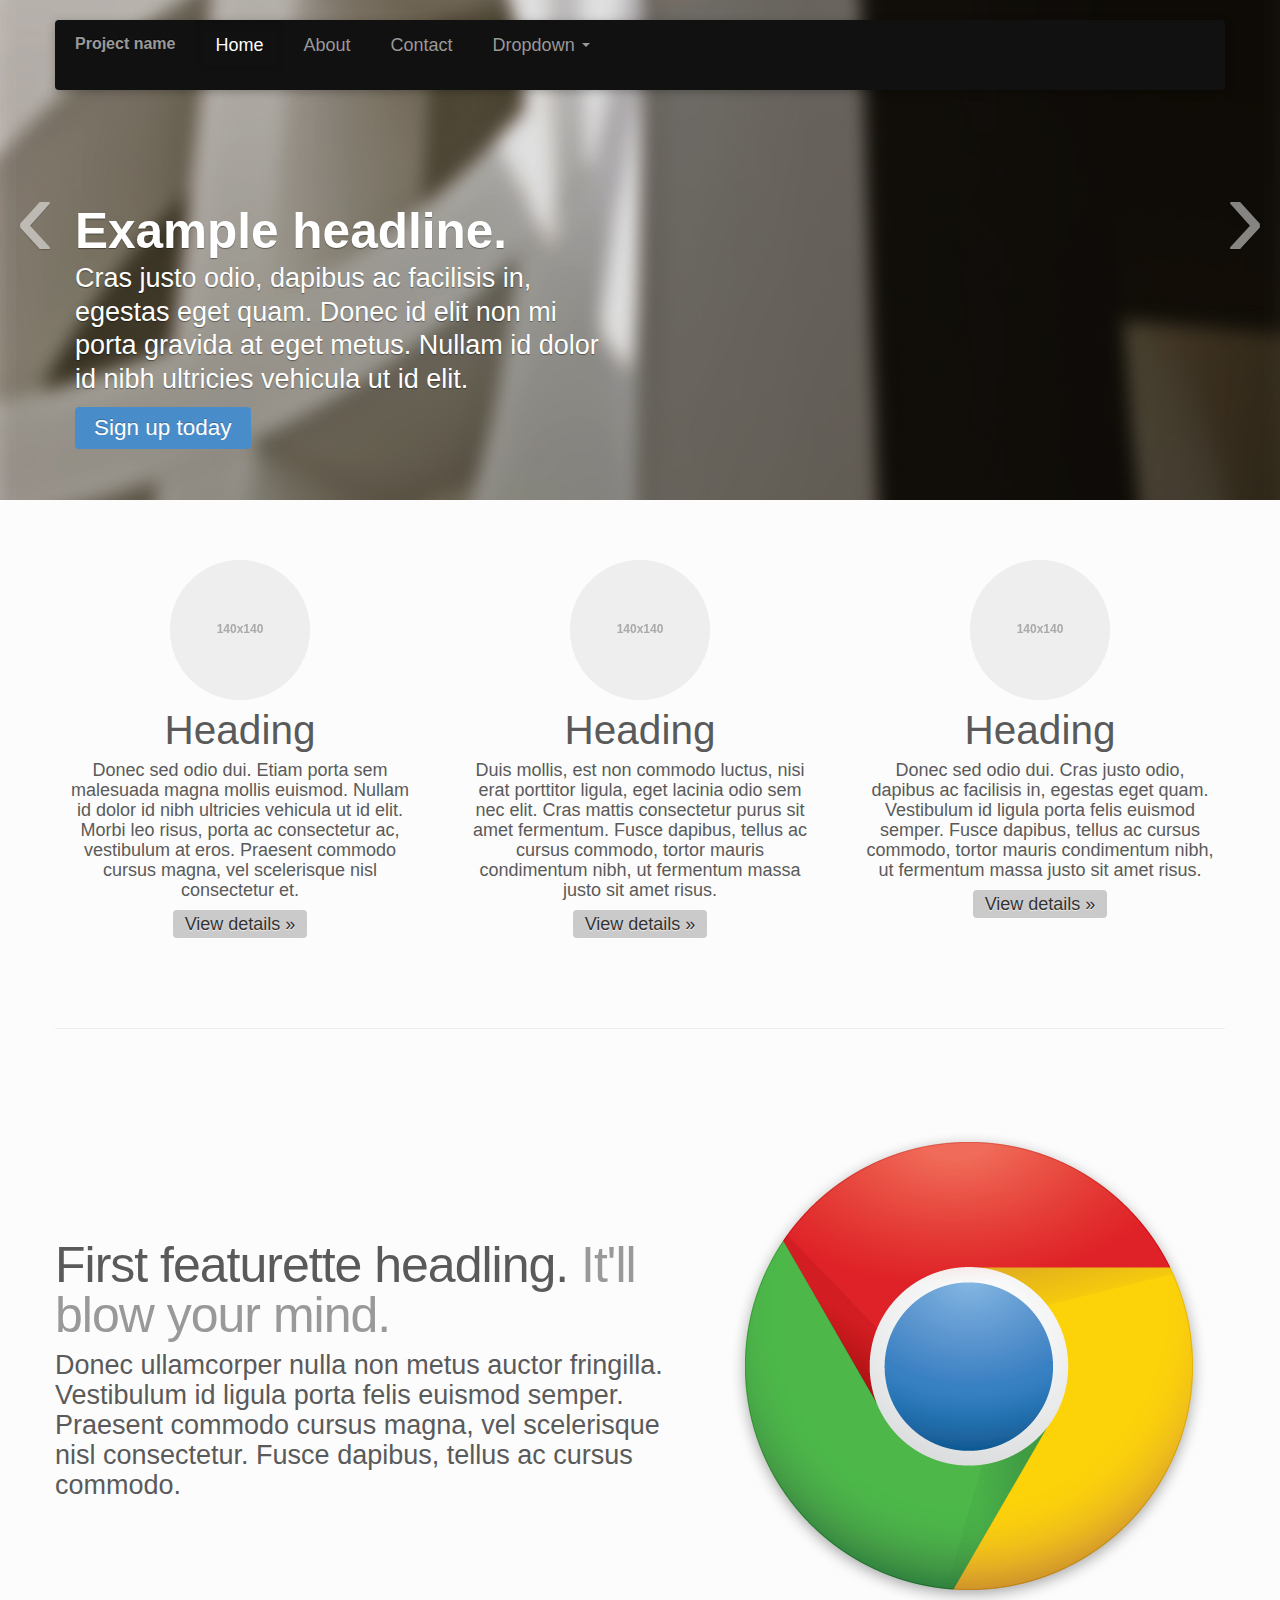
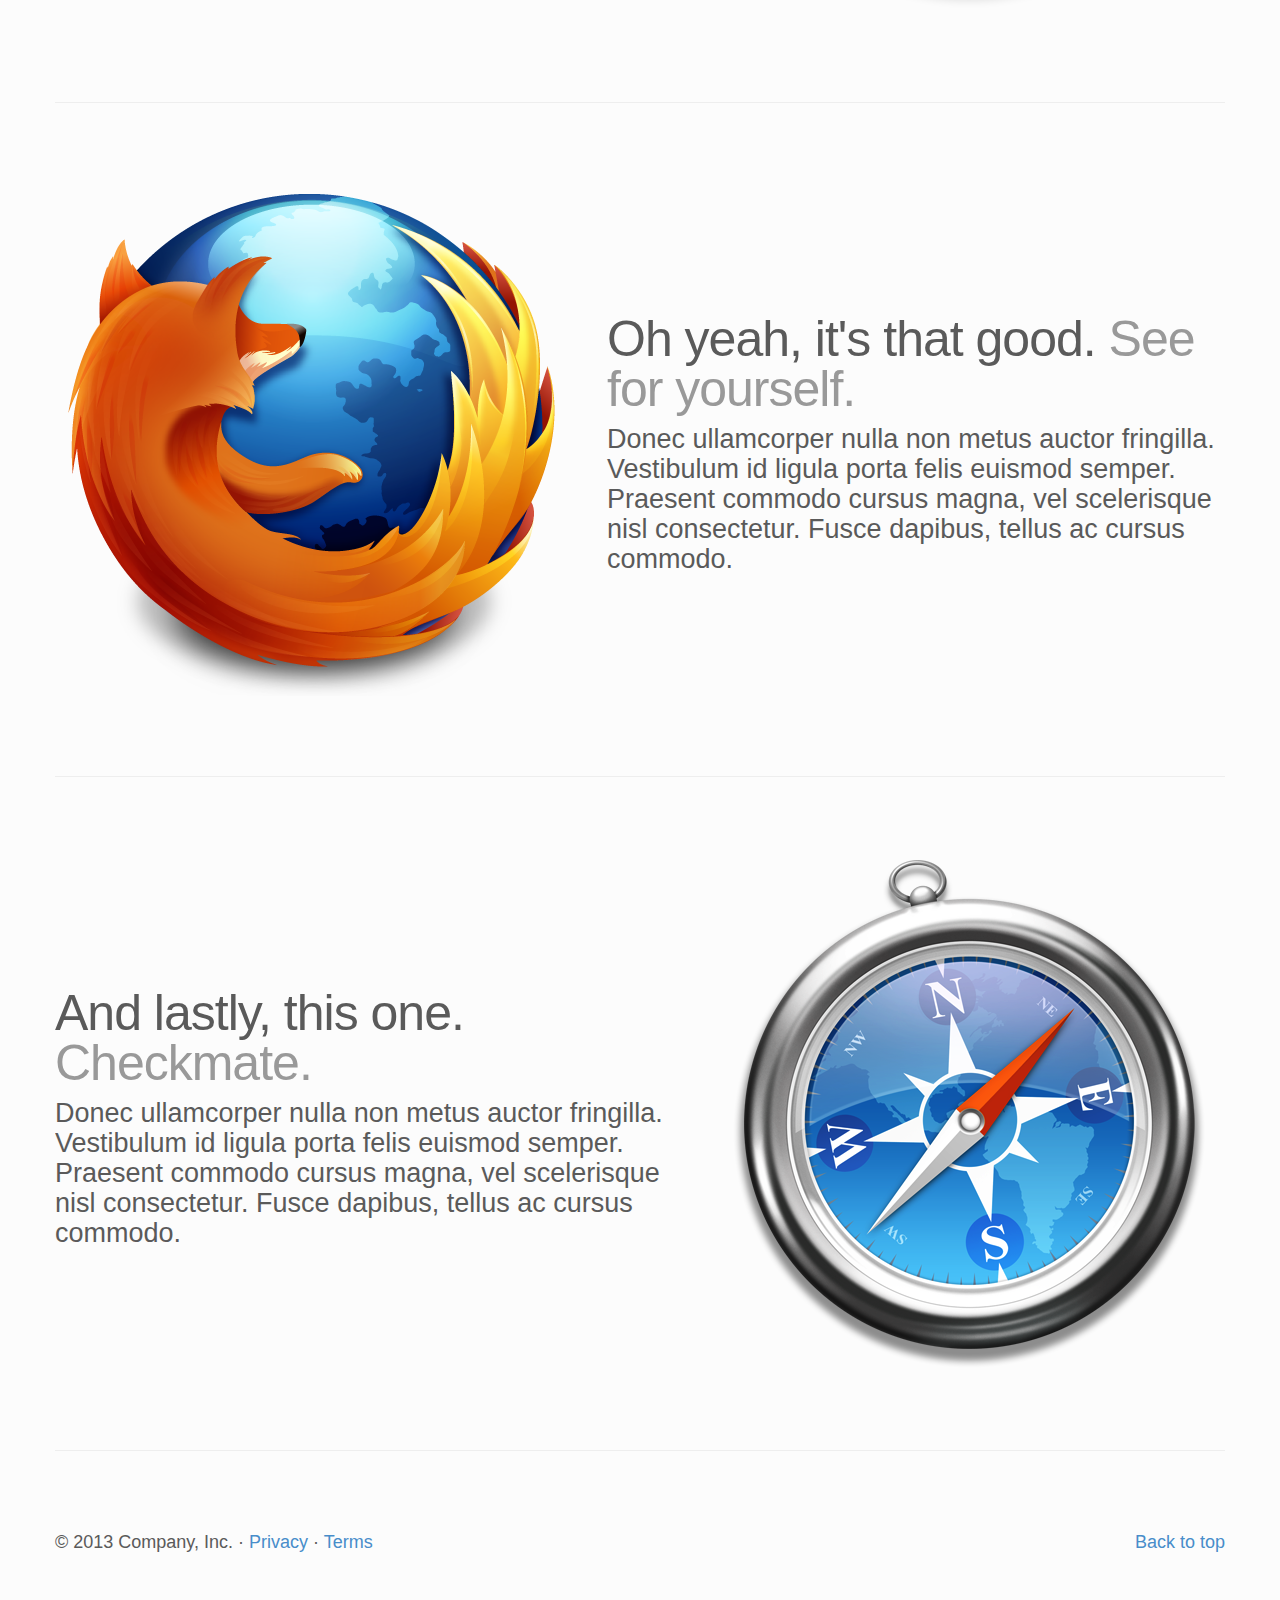
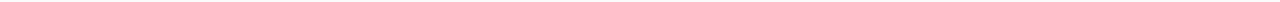
<file: bootstrap_master/docs/examples/carousel.html>
<!DOCTYPE html>
<html lang="en">
  <head>
    <meta charset="utf-8">
    <title>Carousel Template &middot; Bootstrap</title>
    <meta name="viewport" content="width=device-width, initial-scale=1.0">
    <meta name="description" content="">
    <meta name="author" content="">

    <!-- Le styles -->
    <link href="../assets/css/bootstrap.css" rel="stylesheet">
    <link href="../assets/css/bootstrap-responsive.css" rel="stylesheet">
    <style>

    /* GLOBAL STYLES
    -------------------------------------------------- */
    /* Padding below the footer and lighter body text */

    body {
      padding-bottom: 40px;
      color: #5a5a5a;
    }



    /* CUSTOMIZE THE NAVBAR
    -------------------------------------------------- */

    /* Special class on .container surrounding .navbar, used for positioning it into place. */
    .navbar-wrapper {
      position: absolute;
      top: 0;
      left: 0;
      right: 0;
      z-index: 10;
      margin-top: 20px;
      margin-bottom: -90px; /* Negative margin to pull up carousel. 90px is roughly margins and height of navbar. */
    }
    .navbar-wrapper .navbar {

    }

    /* Remove border and change up box shadow for more contrast */
    .navbar .navbar-inner {
      border: 0;
      -webkit-box-shadow: 0 2px 10px rgba(0,0,0,.25);
         -moz-box-shadow: 0 2px 10px rgba(0,0,0,.25);
              box-shadow: 0 2px 10px rgba(0,0,0,.25);
    }

    /* Downsize the brand/project name a bit */
    .navbar .brand {
      padding: 14px 20px 16px; /* Increase vertical padding to match navbar links */
      font-size: 16px;
      font-weight: bold;
      text-shadow: 0 -1px 0 rgba(0,0,0,.5);
    }

    /* Navbar links: increase padding for taller navbar */
    .navbar .nav > li > a {
      padding: 15px 20px;
    }

    /* Offset the responsive button for proper vertical alignment */
    .navbar .btn-navbar {
      margin-top: 10px;
    }



    /* CUSTOMIZE THE CAROUSEL
    -------------------------------------------------- */

    /* Carousel base class */
    .carousel {
      margin-bottom: 60px;
    }

    .carousel .container {
      position: relative;
      z-index: 9;
    }

    .carousel-control {
      height: 80px;
      margin-top: 0;
      font-size: 120px;
      text-shadow: 0 1px 1px rgba(0,0,0,.4);
      background-color: transparent;
      border: 0;
      z-index: 10;
    }

    .carousel .item {
      height: 500px;
    }
    .carousel img {
      position: absolute;
      top: 0;
      left: 0;
      min-width: 100%;
      height: 500px;
    }

    .carousel-caption {
      background-color: transparent;
      position: static;
      max-width: 550px;
      padding: 0 20px;
      margin-top: 200px;
    }
    .carousel-caption h1,
    .carousel-caption .lead {
      margin: 0;
      line-height: 1.25;
      color: #fff;
      text-shadow: 0 1px 1px rgba(0,0,0,.4);
    }
    .carousel-caption .btn {
      margin-top: 10px;
    }



    /* MARKETING CONTENT
    -------------------------------------------------- */

    /* Center align the text within the three columns below the carousel */
    .marketing .span4 {
      text-align: center;
    }
    .marketing h2 {
      font-weight: normal;
    }
    .marketing .span4 p {
      margin-left: 10px;
      margin-right: 10px;
    }


    /* Featurettes
    ------------------------- */

    .featurette-divider {
      margin: 80px 0; /* Space out the Bootstrap <hr> more */
    }
    .featurette {
      padding-top: 120px; /* Vertically center images part 1: add padding above and below text. */
      overflow: hidden; /* Vertically center images part 2: clear their floats. */
    }
    .featurette-image {
      margin-top: -120px; /* Vertically center images part 3: negative margin up the image the same amount of the padding to center it. */
    }

    /* Give some space on the sides of the floated elements so text doesn't run right into it. */
    .featurette-image.pull-left {
      margin-right: 40px;
    }
    .featurette-image.pull-right {
      margin-left: 40px;
    }

    /* Thin out the marketing headings */
    .featurette-heading {
      font-size: 50px;
      font-weight: 300;
      line-height: 1;
      letter-spacing: -1px;
    }



    /* RESPONSIVE CSS
    -------------------------------------------------- */

    @media (max-width: 979px) {

      .container.navbar-wrapper {
        margin-bottom: 0;
        width: auto;
      }
      .navbar-inner {
        border-radius: 0;
        margin: -20px 0;
      }

      .carousel .item {
        height: 500px;
      }
      .carousel img {
        width: auto;
        height: 500px;
      }

      .featurette {
        height: auto;
        padding: 0;
      }
      .featurette-image.pull-left,
      .featurette-image.pull-right {
        display: block;
        float: none;
        max-width: 40%;
        margin: 0 auto 20px;
      }
    }


    @media (max-width: 767px) {

      .navbar-inner {
        margin: -20px;
      }

      .carousel {
        margin-left: -20px;
        margin-right: -20px;
      }
      .carousel .container {

      }
      .carousel .item {
        height: 300px;
      }
      .carousel img {
        height: 300px;
      }
      .carousel-caption {
        width: 65%;
        padding: 0 70px;
        margin-top: 100px;
      }
      .carousel-caption h1 {
        font-size: 30px;
      }
      .carousel-caption .lead,
      .carousel-caption .btn {
        font-size: 18px;
      }

      .marketing .span4 + .span4 {
        margin-top: 40px;
      }

      .featurette-heading {
        font-size: 30px;
      }
      .featurette .lead {
        font-size: 18px;
        line-height: 1.5;
      }

    }
    </style>

    <!-- HTML5 shim, for IE6-8 support of HTML5 elements -->
    <!--[if lt IE 9]>
      <script src="../assets/js/html5shiv.js"></script>
    <![endif]-->

    <!-- Fav and touch icons -->
    <link rel="apple-touch-icon-precomposed" sizes="144x144" href="../assets/ico/apple-touch-icon-144-precomposed.png">
    <link rel="apple-touch-icon-precomposed" sizes="114x114" href="../assets/ico/apple-touch-icon-114-precomposed.png">
      <link rel="apple-touch-icon-precomposed" sizes="72x72" href="../assets/ico/apple-touch-icon-72-precomposed.png">
                    <link rel="apple-touch-icon-precomposed" href="../assets/ico/apple-touch-icon-57-precomposed.png">
                                   <link rel="shortcut icon" href="../assets/ico/favicon.png">
  </head>

  <body>



    <!-- NAVBAR
    ================================================== -->
    <div class="navbar-wrapper">
      <!-- Wrap the .navbar in .container to center it within the absolutely positioned parent. -->
      <div class="container">

        <div class="navbar navbar-inverse">
          <div class="navbar-inner">
            <!-- Responsive Navbar Part 1: Button for triggering responsive navbar (not covered in tutorial). Include responsive CSS to utilize. -->
            <button type="button" class="btn btn-navbar" data-toggle="collapse" data-target=".nav-collapse">
              <span class="icon-bar"></span>
              <span class="icon-bar"></span>
              <span class="icon-bar"></span>
            </button>
            <a class="brand" href="#">Project name</a>
            <!-- Responsive Navbar Part 2: Place all navbar contents you want collapsed withing .navbar-collapse.collapse. -->
            <div class="nav-collapse collapse">
              <ul class="nav">
                <li class="active"><a href="#">Home</a></li>
                <li><a href="#about">About</a></li>
                <li><a href="#contact">Contact</a></li>
                <!-- Read about Bootstrap dropdowns at http://twitter.github.com/bootstrap/javascript.html#dropdowns -->
                <li class="dropdown">
                  <a href="#" class="dropdown-toggle" data-toggle="dropdown">Dropdown <b class="caret"></b></a>
                  <ul class="dropdown-menu">
                    <li><a href="#">Action</a></li>
                    <li><a href="#">Another action</a></li>
                    <li><a href="#">Something else here</a></li>
                    <li class="divider"></li>
                    <li class="nav-header">Nav header</li>
                    <li><a href="#">Separated link</a></li>
                    <li><a href="#">One more separated link</a></li>
                  </ul>
                </li>
              </ul>
            </div><!--/.nav-collapse -->
          </div><!-- /.navbar-inner -->
        </div><!-- /.navbar -->

      </div> <!-- /.container -->
    </div><!-- /.navbar-wrapper -->



    <!-- Carousel
    ================================================== -->
    <div id="myCarousel" class="carousel slide">
      <div class="carousel-inner">
        <div class="item active">
          <img src="../assets/img/examples/slide-01.jpg" alt="">
          <div class="container">
            <div class="carousel-caption">
              <h1>Example headline.</h1>
              <p class="lead">Cras justo odio, dapibus ac facilisis in, egestas eget quam. Donec id elit non mi porta gravida at eget metus. Nullam id dolor id nibh ultricies vehicula ut id elit.</p>
              <a class="btn btn-large btn-primary" href="#">Sign up today</a>
            </div>
          </div>
        </div>
        <div class="item">
          <img src="../assets/img/examples/slide-02.jpg" alt="">
          <div class="container">
            <div class="carousel-caption">
              <h1>Another example headline.</h1>
              <p class="lead">Cras justo odio, dapibus ac facilisis in, egestas eget quam. Donec id elit non mi porta gravida at eget metus. Nullam id dolor id nibh ultricies vehicula ut id elit.</p>
              <a class="btn btn-large btn-primary" href="#">Learn more</a>
            </div>
          </div>
        </div>
        <div class="item">
          <img src="../assets/img/examples/slide-03.jpg" alt="">
          <div class="container">
            <div class="carousel-caption">
              <h1>One more for good measure.</h1>
              <p class="lead">Cras justo odio, dapibus ac facilisis in, egestas eget quam. Donec id elit non mi porta gravida at eget metus. Nullam id dolor id nibh ultricies vehicula ut id elit.</p>
              <a class="btn btn-large btn-primary" href="#">Browse gallery</a>
            </div>
          </div>
        </div>
      </div>
      <a class="left carousel-control" href="#myCarousel" data-slide="prev">&lsaquo;</a>
      <a class="right carousel-control" href="#myCarousel" data-slide="next">&rsaquo;</a>
    </div><!-- /.carousel -->



    <!-- Marketing messaging and featurettes
    ================================================== -->
    <!-- Wrap the rest of the page in another container to center all the content. -->

    <div class="container marketing">

      <!-- Three columns of text below the carousel -->
      <div class="row">
        <div class="span4">
          <img class="img-circle" data-src="holder.js/140x140">
          <h2>Heading</h2>
          <p>Donec sed odio dui. Etiam porta sem malesuada magna mollis euismod. Nullam id dolor id nibh ultricies vehicula ut id elit. Morbi leo risus, porta ac consectetur ac, vestibulum at eros. Praesent commodo cursus magna, vel scelerisque nisl consectetur et.</p>
          <p><a class="btn" href="#">View details &raquo;</a></p>
        </div><!-- /.span4 -->
        <div class="span4">
          <img class="img-circle" data-src="holder.js/140x140">
          <h2>Heading</h2>
          <p>Duis mollis, est non commodo luctus, nisi erat porttitor ligula, eget lacinia odio sem nec elit. Cras mattis consectetur purus sit amet fermentum. Fusce dapibus, tellus ac cursus commodo, tortor mauris condimentum nibh, ut fermentum massa justo sit amet risus.</p>
          <p><a class="btn" href="#">View details &raquo;</a></p>
        </div><!-- /.span4 -->
        <div class="span4">
          <img class="img-circle" data-src="holder.js/140x140">
          <h2>Heading</h2>
          <p>Donec sed odio dui. Cras justo odio, dapibus ac facilisis in, egestas eget quam. Vestibulum id ligula porta felis euismod semper. Fusce dapibus, tellus ac cursus commodo, tortor mauris condimentum nibh, ut fermentum massa justo sit amet risus.</p>
          <p><a class="btn" href="#">View details &raquo;</a></p>
        </div><!-- /.span4 -->
      </div><!-- /.row -->


      <!-- START THE FEATURETTES -->

      <hr class="featurette-divider">

      <div class="featurette">
        <img class="featurette-image pull-right" src="../assets/img/examples/browser-icon-chrome.png">
        <h2 class="featurette-heading">First featurette headling. <span class="muted">It'll blow your mind.</span></h2>
        <p class="lead">Donec ullamcorper nulla non metus auctor fringilla. Vestibulum id ligula porta felis euismod semper. Praesent commodo cursus magna, vel scelerisque nisl consectetur. Fusce dapibus, tellus ac cursus commodo.</p>
      </div>

      <hr class="featurette-divider">

      <div class="featurette">
        <img class="featurette-image pull-left" src="../assets/img/examples/browser-icon-firefox.png">
        <h2 class="featurette-heading">Oh yeah, it's that good. <span class="muted">See for yourself.</span></h2>
        <p class="lead">Donec ullamcorper nulla non metus auctor fringilla. Vestibulum id ligula porta felis euismod semper. Praesent commodo cursus magna, vel scelerisque nisl consectetur. Fusce dapibus, tellus ac cursus commodo.</p>
      </div>

      <hr class="featurette-divider">

      <div class="featurette">
        <img class="featurette-image pull-right" src="../assets/img/examples/browser-icon-safari.png">
        <h2 class="featurette-heading">And lastly, this one. <span class="muted">Checkmate.</span></h2>
        <p class="lead">Donec ullamcorper nulla non metus auctor fringilla. Vestibulum id ligula porta felis euismod semper. Praesent commodo cursus magna, vel scelerisque nisl consectetur. Fusce dapibus, tellus ac cursus commodo.</p>
      </div>

      <hr class="featurette-divider">

      <!-- /END THE FEATURETTES -->


      <!-- FOOTER -->
      <footer>
        <p class="pull-right"><a href="#">Back to top</a></p>
        <p>&copy; 2013 Company, Inc. &middot; <a href="#">Privacy</a> &middot; <a href="#">Terms</a></p>
      </footer>

    </div><!-- /.container -->



    <!-- Le javascript
    ================================================== -->
    <!-- Placed at the end of the document so the pages load faster -->
    <script src="../assets/js/jquery.js"></script>
    <script src="../assets/js/bootstrap-transition.js"></script>
    <script src="../assets/js/bootstrap-alert.js"></script>
    <script src="../assets/js/bootstrap-modal.js"></script>
    <script src="../assets/js/bootstrap-dropdown.js"></script>
    <script src="../assets/js/bootstrap-scrollspy.js"></script>
    <script src="../assets/js/bootstrap-tab.js"></script>
    <script src="../assets/js/bootstrap-tooltip.js"></script>
    <script src="../assets/js/bootstrap-popover.js"></script>
    <script src="../assets/js/bootstrap-button.js"></script>
    <script src="../assets/js/bootstrap-collapse.js"></script>
    <script src="../assets/js/bootstrap-carousel.js"></script>
    <script src="../assets/js/bootstrap-typeahead.js"></script>
    <script>
      !function ($) {
        $(function(){
          // carousel demo
          $('#myCarousel').carousel()
        })
      }(window.jQuery)
    </script>
    <script src="../assets/js/holder/holder.js"></script>
  </body>
</html>
</file>
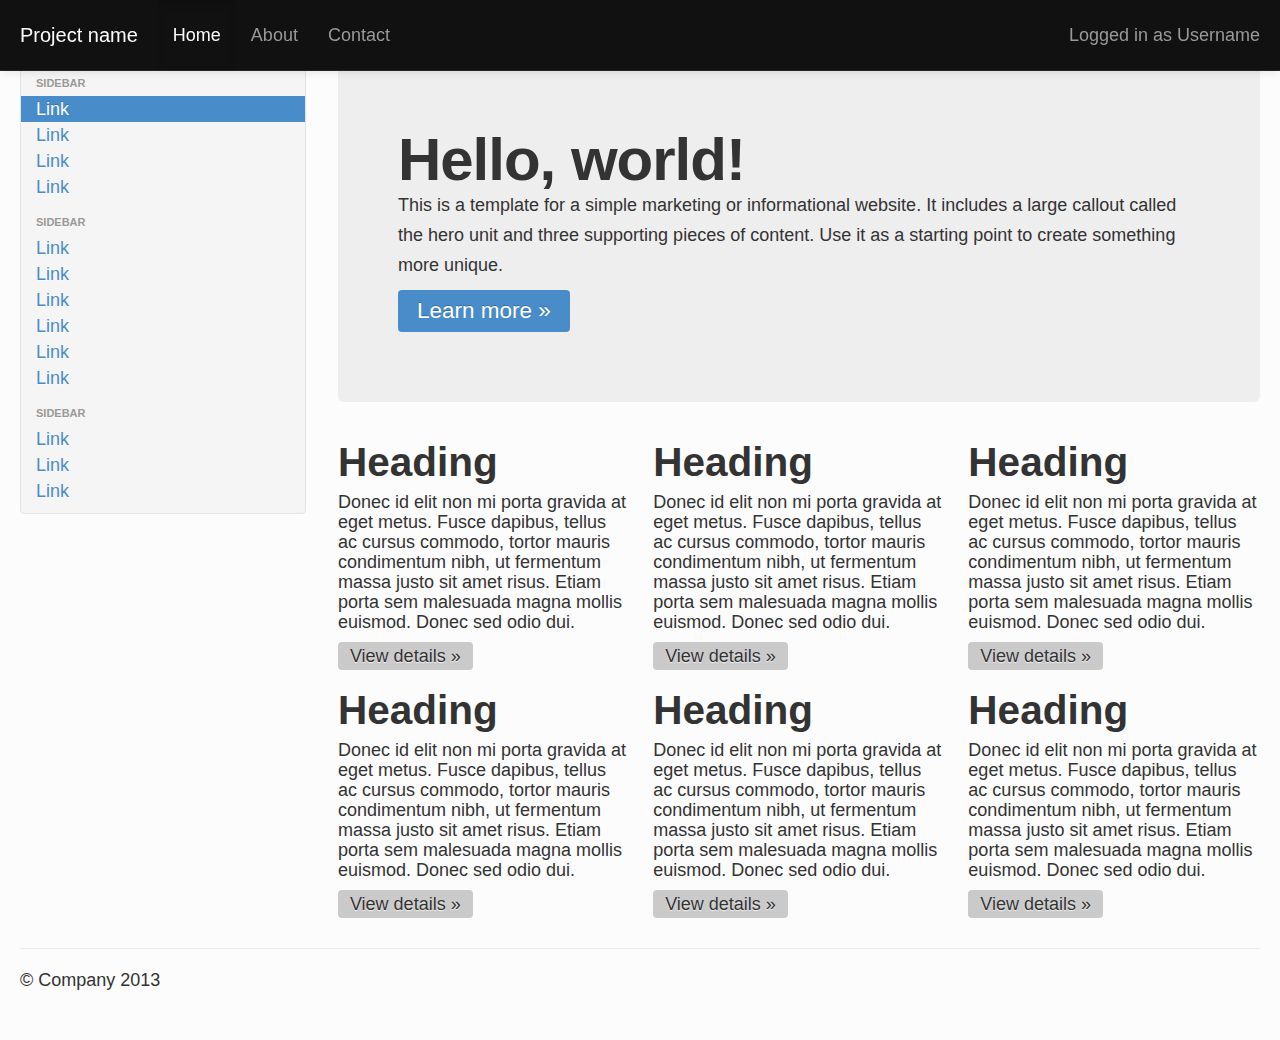
<file: bootstrap_master/docs/examples/fluid.html>
<!DOCTYPE html>
<html lang="en">
  <head>
    <meta charset="utf-8">
    <title>Bootstrap, from Twitter</title>
    <meta name="viewport" content="width=device-width, initial-scale=1.0">
    <meta name="description" content="">
    <meta name="author" content="">

    <!-- Le styles -->
    <link href="../assets/css/bootstrap.css" rel="stylesheet">
    <style type="text/css">
      body {
        padding-top: 60px;
        padding-bottom: 40px;
      }
      .sidebar-nav {
        padding: 9px 0;
      }

      @media (max-width: 980px) {
        /* Enable use of floated navbar text */
        .navbar-text.pull-right {
          float: none;
          padding-left: 5px;
          padding-right: 5px;
        }
      }
    </style>
    <link href="../assets/css/bootstrap-responsive.css" rel="stylesheet">

    <!-- HTML5 shim, for IE6-8 support of HTML5 elements -->
    <!--[if lt IE 9]>
      <script src="../assets/js/html5shiv.js"></script>
    <![endif]-->

    <!-- Fav and touch icons -->
    <link rel="apple-touch-icon-precomposed" sizes="144x144" href="../assets/ico/apple-touch-icon-144-precomposed.png">
    <link rel="apple-touch-icon-precomposed" sizes="114x114" href="../assets/ico/apple-touch-icon-114-precomposed.png">
      <link rel="apple-touch-icon-precomposed" sizes="72x72" href="../assets/ico/apple-touch-icon-72-precomposed.png">
                    <link rel="apple-touch-icon-precomposed" href="../assets/ico/apple-touch-icon-57-precomposed.png">
                                   <link rel="shortcut icon" href="../assets/ico/favicon.png">
  </head>

  <body>

    <div class="navbar navbar-inverse navbar-fixed-top">
      <div class="navbar-inner">
        <div class="container-fluid">
          <button type="button" class="btn btn-navbar" data-toggle="collapse" data-target=".nav-collapse">
            <span class="icon-bar"></span>
            <span class="icon-bar"></span>
            <span class="icon-bar"></span>
          </button>
          <a class="brand" href="#">Project name</a>
          <div class="nav-collapse collapse">
            <p class="navbar-text pull-right">
              Logged in as <a href="#" class="navbar-link">Username</a>
            </p>
            <ul class="nav">
              <li class="active"><a href="#">Home</a></li>
              <li><a href="#about">About</a></li>
              <li><a href="#contact">Contact</a></li>
            </ul>
          </div><!--/.nav-collapse -->
        </div>
      </div>
    </div>

    <div class="container-fluid">
      <div class="row-fluid">
        <div class="span3">
          <div class="well sidebar-nav">
            <ul class="nav nav-list">
              <li class="nav-header">Sidebar</li>
              <li class="active"><a href="#">Link</a></li>
              <li><a href="#">Link</a></li>
              <li><a href="#">Link</a></li>
              <li><a href="#">Link</a></li>
              <li class="nav-header">Sidebar</li>
              <li><a href="#">Link</a></li>
              <li><a href="#">Link</a></li>
              <li><a href="#">Link</a></li>
              <li><a href="#">Link</a></li>
              <li><a href="#">Link</a></li>
              <li><a href="#">Link</a></li>
              <li class="nav-header">Sidebar</li>
              <li><a href="#">Link</a></li>
              <li><a href="#">Link</a></li>
              <li><a href="#">Link</a></li>
            </ul>
          </div><!--/.well -->
        </div><!--/span-->
        <div class="span9">
          <div class="hero-unit">
            <h1>Hello, world!</h1>
            <p>This is a template for a simple marketing or informational website. It includes a large callout called the hero unit and three supporting pieces of content. Use it as a starting point to create something more unique.</p>
            <p><a href="#" class="btn btn-primary btn-large">Learn more &raquo;</a></p>
          </div>
          <div class="row-fluid">
            <div class="span4">
              <h2>Heading</h2>
              <p>Donec id elit non mi porta gravida at eget metus. Fusce dapibus, tellus ac cursus commodo, tortor mauris condimentum nibh, ut fermentum massa justo sit amet risus. Etiam porta sem malesuada magna mollis euismod. Donec sed odio dui. </p>
              <p><a class="btn" href="#">View details &raquo;</a></p>
            </div><!--/span-->
            <div class="span4">
              <h2>Heading</h2>
              <p>Donec id elit non mi porta gravida at eget metus. Fusce dapibus, tellus ac cursus commodo, tortor mauris condimentum nibh, ut fermentum massa justo sit amet risus. Etiam porta sem malesuada magna mollis euismod. Donec sed odio dui. </p>
              <p><a class="btn" href="#">View details &raquo;</a></p>
            </div><!--/span-->
            <div class="span4">
              <h2>Heading</h2>
              <p>Donec id elit non mi porta gravida at eget metus. Fusce dapibus, tellus ac cursus commodo, tortor mauris condimentum nibh, ut fermentum massa justo sit amet risus. Etiam porta sem malesuada magna mollis euismod. Donec sed odio dui. </p>
              <p><a class="btn" href="#">View details &raquo;</a></p>
            </div><!--/span-->
          </div><!--/row-->
          <div class="row-fluid">
            <div class="span4">
              <h2>Heading</h2>
              <p>Donec id elit non mi porta gravida at eget metus. Fusce dapibus, tellus ac cursus commodo, tortor mauris condimentum nibh, ut fermentum massa justo sit amet risus. Etiam porta sem malesuada magna mollis euismod. Donec sed odio dui. </p>
              <p><a class="btn" href="#">View details &raquo;</a></p>
            </div><!--/span-->
            <div class="span4">
              <h2>Heading</h2>
              <p>Donec id elit non mi porta gravida at eget metus. Fusce dapibus, tellus ac cursus commodo, tortor mauris condimentum nibh, ut fermentum massa justo sit amet risus. Etiam porta sem malesuada magna mollis euismod. Donec sed odio dui. </p>
              <p><a class="btn" href="#">View details &raquo;</a></p>
            </div><!--/span-->
            <div class="span4">
              <h2>Heading</h2>
              <p>Donec id elit non mi porta gravida at eget metus. Fusce dapibus, tellus ac cursus commodo, tortor mauris condimentum nibh, ut fermentum massa justo sit amet risus. Etiam porta sem malesuada magna mollis euismod. Donec sed odio dui. </p>
              <p><a class="btn" href="#">View details &raquo;</a></p>
            </div><!--/span-->
          </div><!--/row-->
        </div><!--/span-->
      </div><!--/row-->

      <hr>

      <footer>
        <p>&copy; Company 2013</p>
      </footer>

    </div><!--/.fluid-container-->

    <!-- Le javascript
    ================================================== -->
    <!-- Placed at the end of the document so the pages load faster -->
    <script src="../assets/js/jquery.js"></script>
    <script src="../assets/js/bootstrap-transition.js"></script>
    <script src="../assets/js/bootstrap-alert.js"></script>
    <script src="../assets/js/bootstrap-modal.js"></script>
    <script src="../assets/js/bootstrap-dropdown.js"></script>
    <script src="../assets/js/bootstrap-scrollspy.js"></script>
    <script src="../assets/js/bootstrap-tab.js"></script>
    <script src="../assets/js/bootstrap-tooltip.js"></script>
    <script src="../assets/js/bootstrap-popover.js"></script>
    <script src="../assets/js/bootstrap-button.js"></script>
    <script src="../assets/js/bootstrap-collapse.js"></script>
    <script src="../assets/js/bootstrap-carousel.js"></script>
    <script src="../assets/js/bootstrap-typeahead.js"></script>

  </body>
</html>
</file>
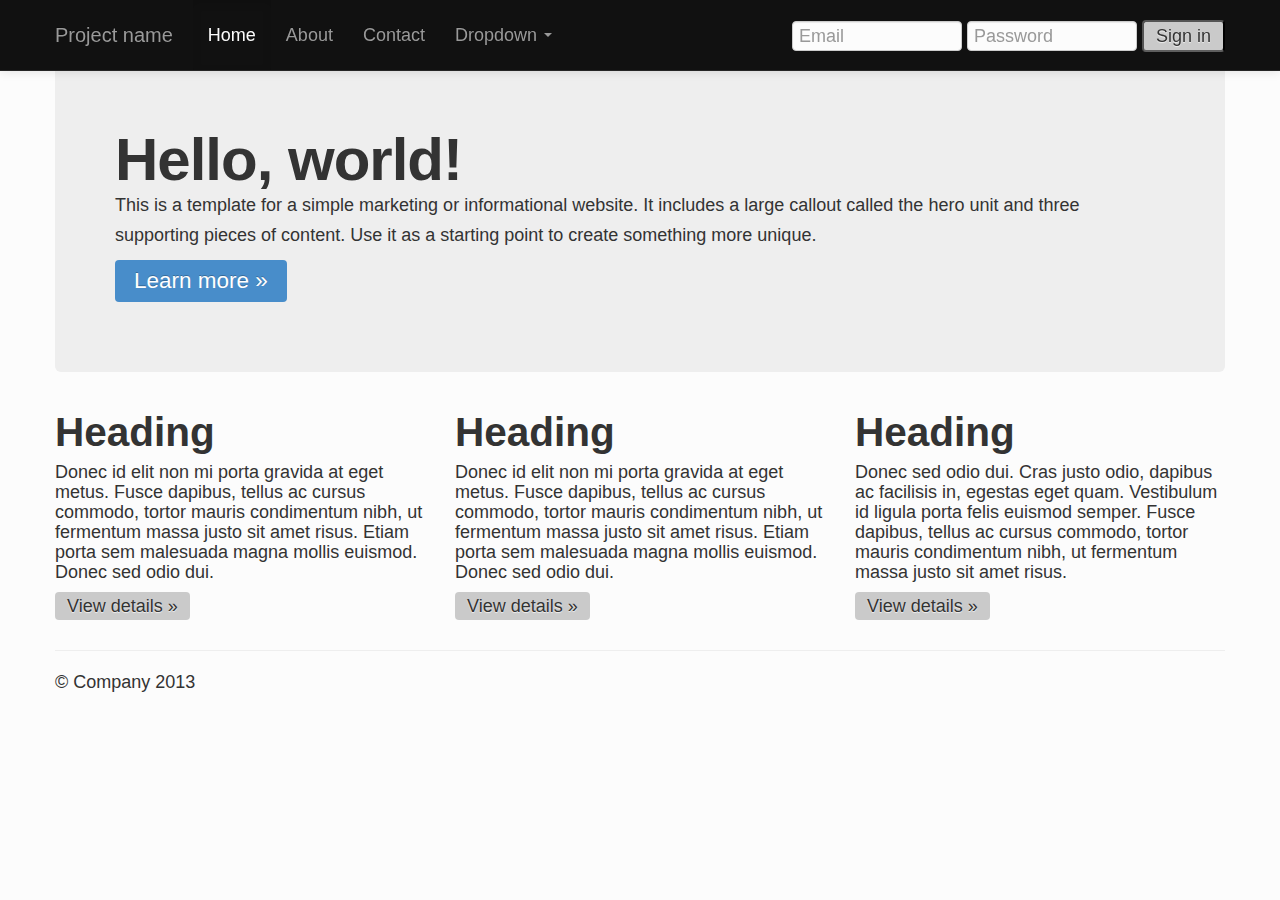
<file: bootstrap_master/docs/examples/hero.html>
<!DOCTYPE html>
<html lang="en">
  <head>
    <meta charset="utf-8">
    <title>Bootstrap, from Twitter</title>
    <meta name="viewport" content="width=device-width, initial-scale=1.0">
    <meta name="description" content="">
    <meta name="author" content="">

    <!-- Le styles -->
    <link href="../assets/css/bootstrap.css" rel="stylesheet">
    <style type="text/css">
      body {
        padding-top: 60px;
        padding-bottom: 40px;
      }
    </style>
    <link href="../assets/css/bootstrap-responsive.css" rel="stylesheet">

    <!-- HTML5 shim, for IE6-8 support of HTML5 elements -->
    <!--[if lt IE 9]>
      <script src="../assets/js/html5shiv.js"></script>
    <![endif]-->

    <!-- Fav and touch icons -->
    <link rel="apple-touch-icon-precomposed" sizes="144x144" href="../assets/ico/apple-touch-icon-144-precomposed.png">
    <link rel="apple-touch-icon-precomposed" sizes="114x114" href="../assets/ico/apple-touch-icon-114-precomposed.png">
      <link rel="apple-touch-icon-precomposed" sizes="72x72" href="../assets/ico/apple-touch-icon-72-precomposed.png">
                    <link rel="apple-touch-icon-precomposed" href="../assets/ico/apple-touch-icon-57-precomposed.png">
                                   <link rel="shortcut icon" href="../assets/ico/favicon.png">
  </head>

  <body>

    <div class="navbar navbar-inverse navbar-fixed-top">
      <div class="navbar-inner">
        <div class="container">
          <button type="button" class="btn btn-navbar" data-toggle="collapse" data-target=".nav-collapse">
            <span class="icon-bar"></span>
            <span class="icon-bar"></span>
            <span class="icon-bar"></span>
          </button>
          <a class="brand" href="#">Project name</a>
          <div class="nav-collapse collapse">
            <ul class="nav">
              <li class="active"><a href="#">Home</a></li>
              <li><a href="#about">About</a></li>
              <li><a href="#contact">Contact</a></li>
              <li class="dropdown">
                <a href="#" class="dropdown-toggle" data-toggle="dropdown">Dropdown <b class="caret"></b></a>
                <ul class="dropdown-menu">
                  <li><a href="#">Action</a></li>
                  <li><a href="#">Another action</a></li>
                  <li><a href="#">Something else here</a></li>
                  <li class="divider"></li>
                  <li class="nav-header">Nav header</li>
                  <li><a href="#">Separated link</a></li>
                  <li><a href="#">One more separated link</a></li>
                </ul>
              </li>
            </ul>
            <form class="navbar-form pull-right">
              <input class="span2" type="text" placeholder="Email">
              <input class="span2" type="password" placeholder="Password">
              <button type="submit" class="btn">Sign in</button>
            </form>
          </div><!--/.nav-collapse -->
        </div>
      </div>
    </div>

    <div class="container">

      <!-- Main hero unit for a primary marketing message or call to action -->
      <div class="hero-unit">
        <h1>Hello, world!</h1>
        <p>This is a template for a simple marketing or informational website. It includes a large callout called the hero unit and three supporting pieces of content. Use it as a starting point to create something more unique.</p>
        <p><a href="#" class="btn btn-primary btn-large">Learn more &raquo;</a></p>
      </div>

      <!-- Example row of columns -->
      <div class="row">
        <div class="span4">
          <h2>Heading</h2>
          <p>Donec id elit non mi porta gravida at eget metus. Fusce dapibus, tellus ac cursus commodo, tortor mauris condimentum nibh, ut fermentum massa justo sit amet risus. Etiam porta sem malesuada magna mollis euismod. Donec sed odio dui. </p>
          <p><a class="btn" href="#">View details &raquo;</a></p>
        </div>
        <div class="span4">
          <h2>Heading</h2>
          <p>Donec id elit non mi porta gravida at eget metus. Fusce dapibus, tellus ac cursus commodo, tortor mauris condimentum nibh, ut fermentum massa justo sit amet risus. Etiam porta sem malesuada magna mollis euismod. Donec sed odio dui. </p>
          <p><a class="btn" href="#">View details &raquo;</a></p>
       </div>
        <div class="span4">
          <h2>Heading</h2>
          <p>Donec sed odio dui. Cras justo odio, dapibus ac facilisis in, egestas eget quam. Vestibulum id ligula porta felis euismod semper. Fusce dapibus, tellus ac cursus commodo, tortor mauris condimentum nibh, ut fermentum massa justo sit amet risus.</p>
          <p><a class="btn" href="#">View details &raquo;</a></p>
        </div>
      </div>

      <hr>

      <footer>
        <p>&copy; Company 2013</p>
      </footer>

    </div> <!-- /container -->

    <!-- Le javascript
    ================================================== -->
    <!-- Placed at the end of the document so the pages load faster -->
    <script src="../assets/js/jquery.js"></script>
    <script src="../assets/js/bootstrap-transition.js"></script>
    <script src="../assets/js/bootstrap-alert.js"></script>
    <script src="../assets/js/bootstrap-modal.js"></script>
    <script src="../assets/js/bootstrap-dropdown.js"></script>
    <script src="../assets/js/bootstrap-scrollspy.js"></script>
    <script src="../assets/js/bootstrap-tab.js"></script>
    <script src="../assets/js/bootstrap-tooltip.js"></script>
    <script src="../assets/js/bootstrap-popover.js"></script>
    <script src="../assets/js/bootstrap-button.js"></script>
    <script src="../assets/js/bootstrap-collapse.js"></script>
    <script src="../assets/js/bootstrap-carousel.js"></script>
    <script src="../assets/js/bootstrap-typeahead.js"></script>

  </body>
</html>
</file>
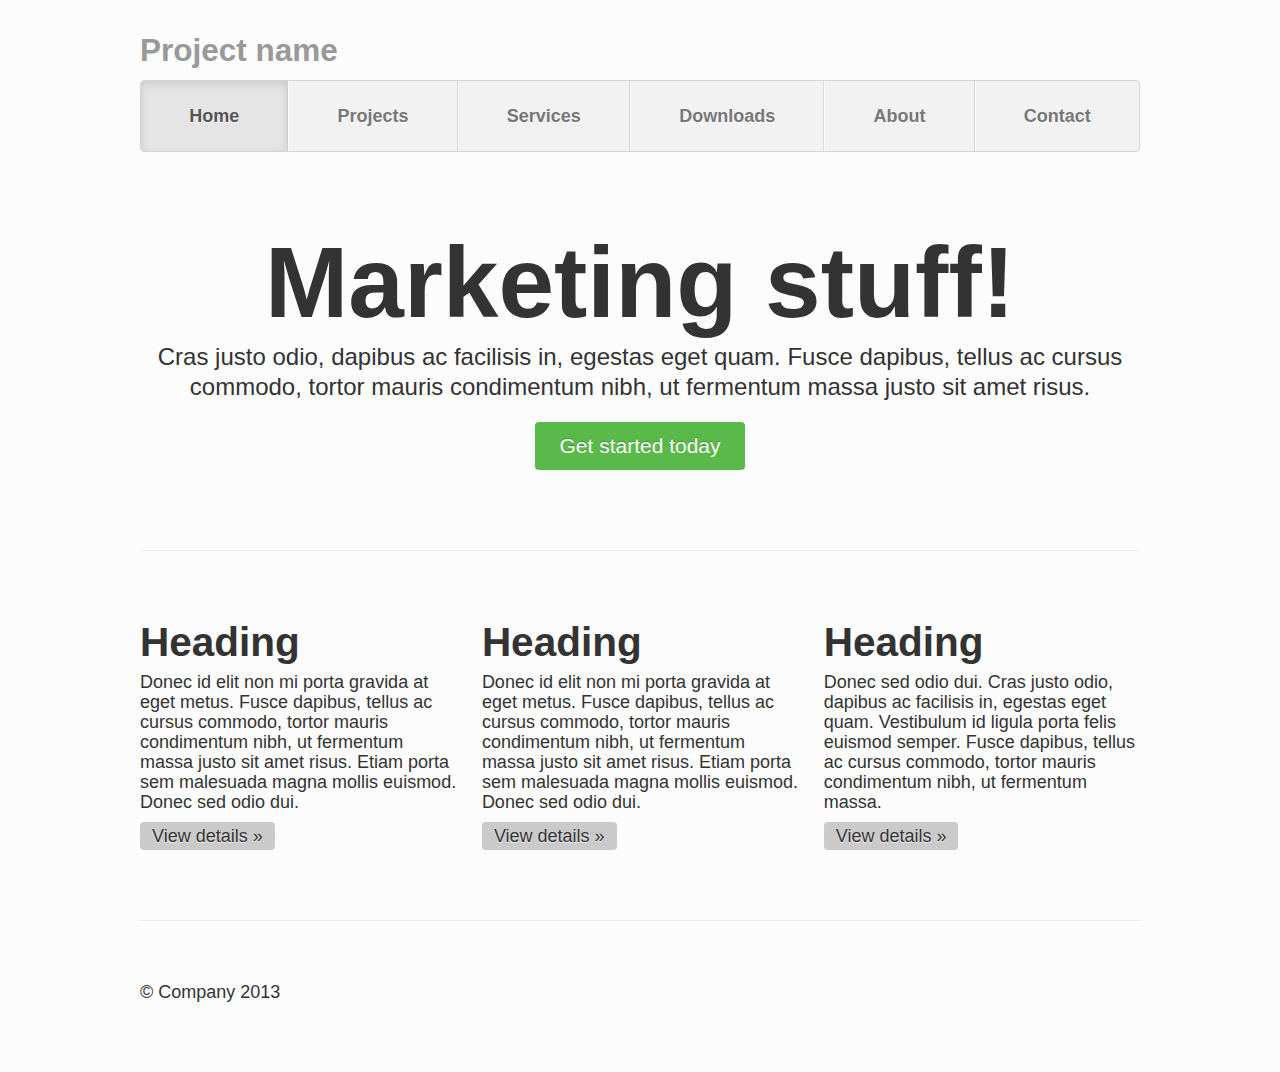
<file: bootstrap_master/docs/examples/justified-nav.html>
<!DOCTYPE html>
<html lang="en">
  <head>
    <meta charset="utf-8">
    <title>Template &middot; Bootstrap</title>
    <meta name="viewport" content="width=device-width, initial-scale=1.0">
    <meta name="description" content="">
    <meta name="author" content="">

    <!-- Le styles -->
    <link href="../assets/css/bootstrap.css" rel="stylesheet">
    <style type="text/css">
      body {
        padding-top: 20px;
        padding-bottom: 60px;
      }

      /* Custom container */
      .container {
        margin: 0 auto;
        max-width: 1000px;
      }
      .container > hr {
        margin: 60px 0;
      }

      /* Main marketing message and sign up button */
      .jumbotron {
        margin: 80px 0;
        text-align: center;
      }
      .jumbotron h1 {
        font-size: 100px;
        line-height: 1;
      }
      .jumbotron .lead {
        font-size: 24px;
        line-height: 1.25;
      }
      .jumbotron .btn {
        font-size: 21px;
        padding: 14px 24px;
      }

      /* Supporting marketing content */
      .marketing {
        margin: 60px 0;
      }
      .marketing p + h4 {
        margin-top: 28px;
      }


      /* Customize the navbar links to be fill the entire space of the .navbar */
      .navbar .navbar-inner {
        padding: 0;
      }
      .navbar .nav {
        margin: 0;
        display: table;
        width: 100%;
      }
      .navbar .nav li {
        display: table-cell;
        width: 1%;
        float: none;
      }
      .navbar .nav li a {
        font-weight: bold;
        text-align: center;
        border-left: 1px solid rgba(255,255,255,.75);
        border-right: 1px solid rgba(0,0,0,.1);
      }
      .navbar .nav li:first-child a {
        border-left: 0;
        border-radius: 3px 0 0 3px;
      }
      .navbar .nav li:last-child a {
        border-right: 0;
        border-radius: 0 3px 3px 0;
      }
    </style>
    <link href="../assets/css/bootstrap-responsive.css" rel="stylesheet">

    <!-- HTML5 shim, for IE6-8 support of HTML5 elements -->
    <!--[if lt IE 9]>
      <script src="../assets/js/html5shiv.js"></script>
    <![endif]-->

    <!-- Fav and touch icons -->
    <link rel="apple-touch-icon-precomposed" sizes="144x144" href="../assets/ico/apple-touch-icon-144-precomposed.png">
    <link rel="apple-touch-icon-precomposed" sizes="114x114" href="../assets/ico/apple-touch-icon-114-precomposed.png">
      <link rel="apple-touch-icon-precomposed" sizes="72x72" href="../assets/ico/apple-touch-icon-72-precomposed.png">
                    <link rel="apple-touch-icon-precomposed" href="../assets/ico/apple-touch-icon-57-precomposed.png">
                                   <link rel="shortcut icon" href="../assets/ico/favicon.png">
  </head>

  <body>

    <div class="container">

      <div class="masthead">
        <h3 class="muted">Project name</h3>
        <div class="navbar">
          <div class="navbar-inner">
            <div class="container">
              <ul class="nav">
                <li class="active"><a href="#">Home</a></li>
                <li><a href="#">Projects</a></li>
                <li><a href="#">Services</a></li>
                <li><a href="#">Downloads</a></li>
                <li><a href="#">About</a></li>
                <li><a href="#">Contact</a></li>
              </ul>
            </div>
          </div>
        </div><!-- /.navbar -->
      </div>

      <!-- Jumbotron -->
      <div class="jumbotron">
        <h1>Marketing stuff!</h1>
        <p class="lead">Cras justo odio, dapibus ac facilisis in, egestas eget quam. Fusce dapibus, tellus ac cursus commodo, tortor mauris condimentum nibh, ut fermentum massa justo sit amet risus.</p>
        <a class="btn btn-large btn-success" href="#">Get started today</a>
      </div>

      <hr>

      <!-- Example row of columns -->
      <div class="row-fluid">
        <div class="span4">
          <h2>Heading</h2>
          <p>Donec id elit non mi porta gravida at eget metus. Fusce dapibus, tellus ac cursus commodo, tortor mauris condimentum nibh, ut fermentum massa justo sit amet risus. Etiam porta sem malesuada magna mollis euismod. Donec sed odio dui. </p>
          <p><a class="btn" href="#">View details &raquo;</a></p>
        </div>
        <div class="span4">
          <h2>Heading</h2>
          <p>Donec id elit non mi porta gravida at eget metus. Fusce dapibus, tellus ac cursus commodo, tortor mauris condimentum nibh, ut fermentum massa justo sit amet risus. Etiam porta sem malesuada magna mollis euismod. Donec sed odio dui. </p>
          <p><a class="btn" href="#">View details &raquo;</a></p>
       </div>
        <div class="span4">
          <h2>Heading</h2>
          <p>Donec sed odio dui. Cras justo odio, dapibus ac facilisis in, egestas eget quam. Vestibulum id ligula porta felis euismod semper. Fusce dapibus, tellus ac cursus commodo, tortor mauris condimentum nibh, ut fermentum massa.</p>
          <p><a class="btn" href="#">View details &raquo;</a></p>
        </div>
      </div>

      <hr>

      <div class="footer">
        <p>&copy; Company 2013</p>
      </div>

    </div> <!-- /container -->

    <!-- Le javascript
    ================================================== -->
    <!-- Placed at the end of the document so the pages load faster -->
    <script src="../assets/js/jquery.js"></script>
    <script src="../assets/js/bootstrap-transition.js"></script>
    <script src="../assets/js/bootstrap-alert.js"></script>
    <script src="../assets/js/bootstrap-modal.js"></script>
    <script src="../assets/js/bootstrap-dropdown.js"></script>
    <script src="../assets/js/bootstrap-scrollspy.js"></script>
    <script src="../assets/js/bootstrap-tab.js"></script>
    <script src="../assets/js/bootstrap-tooltip.js"></script>
    <script src="../assets/js/bootstrap-popover.js"></script>
    <script src="../assets/js/bootstrap-button.js"></script>
    <script src="../assets/js/bootstrap-collapse.js"></script>
    <script src="../assets/js/bootstrap-carousel.js"></script>
    <script src="../assets/js/bootstrap-typeahead.js"></script>

  </body>
</html>
</file>
<file: bootstrap_master/docs/assets/js/google-code-prettify/prettify.css>
.com { color: #93a1a1; }
.lit { color: #195f91; }
.pun, .opn, .clo { color: #93a1a1; }
.fun { color: #dc322f; }
.str, .atv { color: #D14; }
.kwd, .prettyprint .tag { color: #1e347b; }
.typ, .atn, .dec, .var { color: teal; }
.pln { color: #48484c; }

.prettyprint {
  padding: 8px;
  background-color: #f7f7f9;
  border: 1px solid #e1e1e8;
}
.prettyprint.linenums {
  -webkit-box-shadow: inset 40px 0 0 #fbfbfc, inset 41px 0 0 #ececf0;
     -moz-box-shadow: inset 40px 0 0 #fbfbfc, inset 41px 0 0 #ececf0;
          box-shadow: inset 40px 0 0 #fbfbfc, inset 41px 0 0 #ececf0;
}

/* Specify class=linenums on a pre to get line numbering */
ol.linenums {
  margin: 0 0 0 33px; /* IE indents via margin-left */
}
ol.linenums li {
  padding-left: 12px;
  color: #bebec5;
  line-height: 20px;
  text-shadow: 0 1px 0 #fff;
}
</file>
<file: css/main.css>
/* ==========================================================================
   Author's custom styles
   ========================================================================== */



/*Quick Bootstrap mod*/
p, li{
    line-height: 2;
}



.row-button{
    padding: 5px 0;
}
.btn-demo{
    width: 200px;
}
.extra-padding{
    padding-bottom: 50px;

}


/*splash container style*/

.splash-container{
    background: url('../img/big-image.png') fixed center center  no-repeat ;
    background-size: cover;
    -moz-background-size: cover;
    -webkit-background-size: cover;
    -o-background-size:cover;
    width: 100%;
    height: 100%;
    position: relative;

}

#splash-image{
    visibility: hidden;
    max-height: 980px;

}


.splash-intro-content {
    top: 35%;
    position: absolute;
    width: 100%;
    padding-bottom: 10px;
    text-align: center;
    color: #f3f3f3;
    letter-spacing: 10px;
}
.splash-goto-content {

    bottom:  0%;
    position: absolute;
    width: 100%;
    padding: 10px 0 20px 0;
    background-color: #fcfcfc;
}


.splash-goto-content *{

    margin-bottom: 0;
}
.center-goto{
    margin: 0 auto;
    text-align: center;

}

.form-background{
     /* background-color: #ffe6ee*/;
}
.form-contour{
    -webkit-border-radius: 4px;
    -moz-border-radius: 4px;
    -o-border-radius: 4px;
   /* border: 5px solid #ffa2bf;*/
    border-radius: 4px;
    padding: 20px;

 
}
/*footer style*/
footer{
    background-color: #f5f5f5;
    padding: 30px 0;
    margin-top: 20px;
}

footer .map{
    height: 400px;
    background-color: #CACACA
}
</file>
<file: bootstrap_master/docs/assets/css/docs.css>
/* Add additional stylesheets below
-------------------------------------------------- */
/*
  Bootstrap's documentation styles
  Special styles for presenting Bootstrap's documentation and examples
*/



/* Body and structure
-------------------------------------------------- */

body {
  position: relative;
  padding-top: 40px;
}

/* Code in headings */
h3 code {
  font-size: 14px;
  font-weight: normal;
}



/* Tweak navbar brand link to be super sleek
-------------------------------------------------- */

body > .navbar {
  font-size: 13px;
}

/* Change the docs' brand */
body > .navbar .brand {
  padding-right: 0;
  padding-left: 0;
  margin-left: 20px;
  float: right;
  font-weight: bold;
  color: #000;
  text-shadow: 0 1px 0 rgba(255,255,255,.1), 0 0 30px rgba(255,255,255,.125);
  -webkit-transition: all .2s linear;
     -moz-transition: all .2s linear;
          transition: all .2s linear;
}
body > .navbar .brand:hover {
  text-decoration: none;
  text-shadow: 0 1px 0 rgba(255,255,255,.1), 0 0 30px rgba(255,255,255,.4);
}


/* Sections
-------------------------------------------------- */

/* padding for in-page bookmarks and fixed navbar */
section {
  padding-top: 30px;
}
section > .page-header,
section > .lead {
  color: #5a5a5a;
}
section > ul li {
  margin-bottom: 5px;
}

/* Separators (hr) */
.bs-docs-separator {
  margin: 40px 0 39px;
}

/* Faded out hr */
hr.soften {
  height: 1px;
  margin: 70px 0;
  background-image: -webkit-linear-gradient(left, rgba(0,0,0,0), rgba(0,0,0,.1), rgba(0,0,0,0));
  background-image:    -moz-linear-gradient(left, rgba(0,0,0,0), rgba(0,0,0,.1), rgba(0,0,0,0));
  background-image:     -ms-linear-gradient(left, rgba(0,0,0,0), rgba(0,0,0,.1), rgba(0,0,0,0));
  background-image:      -o-linear-gradient(left, rgba(0,0,0,0), rgba(0,0,0,.1), rgba(0,0,0,0));
  border: 0;
}



/* Jumbotrons
-------------------------------------------------- */

/* Base class
------------------------- */
.jumbotron {
  position: relative;
  padding: 40px 0;
  color: #fff;
  text-align: center;
  text-shadow: 0 1px 3px rgba(0,0,0,.4), 0 0 30px rgba(0,0,0,.075);
  background: #020031; /* Old browsers */
  background: -moz-linear-gradient(45deg,  #020031 0%, #6d3353 100%); /* FF3.6+ */
  background: -webkit-gradient(linear, left bottom, right top, color-stop(0%,#020031), color-stop(100%,#6d3353)); /* Chrome,Safari4+ */
  background: -webkit-linear-gradient(45deg,  #020031 0%,#6d3353 100%); /* Chrome10+,Safari5.1+ */
  background: -o-linear-gradient(45deg,  #020031 0%,#6d3353 100%); /* Opera 11.10+ */
  background: -ms-linear-gradient(45deg,  #020031 0%,#6d3353 100%); /* IE10+ */
  background: linear-gradient(45deg,  #020031 0%,#6d3353 100%); /* W3C */
  filter: progid:DXImageTransform.Microsoft.gradient( startColorstr='#020031', endColorstr='#6d3353',GradientType=1 ); /* IE6-9 fallback on horizontal gradient */
  -webkit-box-shadow: inset 0 3px 7px rgba(0,0,0,.2), inset 0 -3px 7px rgba(0,0,0,.2);
     -moz-box-shadow: inset 0 3px 7px rgba(0,0,0,.2), inset 0 -3px 7px rgba(0,0,0,.2);
          box-shadow: inset 0 3px 7px rgba(0,0,0,.2), inset 0 -3px 7px rgba(0,0,0,.2);
}
.jumbotron h1 {
  font-size: 80px;
  font-weight: bold;
  letter-spacing: -1px;
  line-height: 1;
}
.jumbotron p {
  font-size: 24px;
  font-weight: 300;
  line-height: 1.25;
  margin-bottom: 30px;
}

/* Link styles (used on .masthead-links as well) */
.jumbotron a {
  color: #fff;
  color: rgba(255,255,255,.5);
  -webkit-transition: all .2s ease-in-out;
     -moz-transition: all .2s ease-in-out;
          transition: all .2s ease-in-out;
}
.jumbotron a:hover {
  color: #fff;
  text-shadow: 0 0 10px rgba(255,255,255,.25);
}

/* Download button */
.masthead .btn {
  padding: 19px 24px;
  font-size: 24px;
  font-weight: 200;
  color: #fff; /* redeclare to override the `.jumbotron a` */
  border: 0;
  -webkit-border-radius: 6px;
     -moz-border-radius: 6px;
          border-radius: 6px;
  -webkit-box-shadow: inset 0 1px 0 rgba(255,255,255,.1), 0 1px 5px rgba(0,0,0,.25);
     -moz-box-shadow: inset 0 1px 0 rgba(255,255,255,.1), 0 1px 5px rgba(0,0,0,.25);
          box-shadow: inset 0 1px 0 rgba(255,255,255,.1), 0 1px 5px rgba(0,0,0,.25);
  -webkit-transition: none;
     -moz-transition: none;
          transition: none;
}
.masthead .btn:hover {
  -webkit-box-shadow: inset 0 1px 0 rgba(255,255,255,.1), 0 1px 5px rgba(0,0,0,.25);
     -moz-box-shadow: inset 0 1px 0 rgba(255,255,255,.1), 0 1px 5px rgba(0,0,0,.25);
          box-shadow: inset 0 1px 0 rgba(255,255,255,.1), 0 1px 5px rgba(0,0,0,.25);
}
.masthead .btn:active {
  -webkit-box-shadow: inset 0 2px 4px rgba(0,0,0,.1), 0 1px 0 rgba(255,255,255,.1);
     -moz-box-shadow: inset 0 2px 4px rgba(0,0,0,.1), 0 1px 0 rgba(255,255,255,.1);
          box-shadow: inset 0 2px 4px rgba(0,0,0,.1), 0 1px 0 rgba(255,255,255,.1);
}


/* Pattern overlay
------------------------- */
.jumbotron .container {
  position: relative;
  z-index: 2;
}
.jumbotron:after {
  content: '';
  display: block;
  position: absolute;
  top: 0;
  right: 0;
  bottom: 0;
  left: 0;
  background: url(../img/bs-docs-masthead-pattern.png) repeat center center;
  opacity: .4;
}
@media
only screen and (-webkit-min-device-pixel-ratio: 2),
only screen and (   min--moz-device-pixel-ratio: 2),
only screen and (     -o-min-device-pixel-ratio: 2/1) {

  .jumbotron:after {
    background-size: 150px 150px;
  }

}

/* Masthead (docs home)
------------------------- */
.masthead {
  padding: 70px 0 80px;
  margin-bottom: 0;
  color: #fff;
}
.masthead h1 {
  font-size: 120px;
  line-height: 1;
  letter-spacing: -2px;
}
.masthead p {
  font-size: 40px;
  font-weight: 200;
  line-height: 1.25;
}

/* Textual links in masthead */
.masthead-links {
  margin: 0;
  list-style: none;
}
.masthead-links li {
  display: inline;
  padding: 0 10px;
  color: rgba(255,255,255,.25);
}

/* Social proof buttons from GitHub & Twitter */
.bs-docs-social {
  padding: 15px 0;
  text-align: center;
  background-color: #f5f5f5;
  border-top: 1px solid #fff;
  border-bottom: 1px solid #ddd;
}

/* Quick links on Home */
.bs-docs-social-buttons {
  margin-left: 0;
  margin-bottom: 0;
  padding-left: 0;
  list-style: none;
}
.bs-docs-social-buttons li {
  display: inline-block;
  padding: 5px 8px;
  line-height: 1;
  *display: inline;
  *zoom: 1;
}

/* Subhead (other pages)
------------------------- */
.subhead {
  text-align: left;
  border-bottom: 1px solid #ddd;
}
.subhead h1 {
  font-size: 60px;
}
.subhead p {
  margin-bottom: 20px;
}
.subhead .navbar {
  display: none;
}



/* Marketing section of Overview
-------------------------------------------------- */

.marketing {
  text-align: center;
  color: #5a5a5a;
}
.marketing h1 {
  margin: 60px 0 10px;
  font-size: 60px;
  font-weight: 200;
  line-height: 1;
  letter-spacing: -1px;
}
.marketing h2 {
  font-weight: 200;
  margin-bottom: 5px;
}
.marketing p {
  font-size: 16px;
  line-height: 1.5;
}
.marketing .marketing-byline {
  margin-bottom: 40px;
  font-size: 20px;
  font-weight: 300;
  line-height: 1.25;
  color: #999;
}
.marketing-img {
  display: block;
  margin: 0 auto 30px;
  max-height: 145px;
}



/* Footer
-------------------------------------------------- */

.footer {
  text-align: center;
  padding: 30px 0;
  margin-top: 70px;
  border-top: 1px solid #e5e5e5;
  background-color: #f5f5f5;
}
.footer p {
  margin-bottom: 0;
  color: #777;
}
.footer-links {
  margin: 10px 0;
}
.footer-links li {
  display: inline;
  padding: 0 2px;
}
.footer-links li:first-child {
  padding-left: 0;
}



/* Special grid styles
-------------------------------------------------- */

.show-grid {
  margin-top: 10px;
  margin-bottom: 20px;
}
.show-grid [class*="span"] {
  background-color: #eee;
  text-align: center;
  -webkit-border-radius: 3px;
     -moz-border-radius: 3px;
          border-radius: 3px;
  min-height: 40px;
  line-height: 40px;
}
.show-grid [class*="span"]:hover {
  background-color: #ddd;
}
.show-grid .show-grid {
  margin-top: 0;
  margin-bottom: 0;
}
.show-grid .show-grid [class*="span"] {
  margin-top: 5px;
}
.show-grid [class*="span"] [class*="span"] {
  background-color: #ccc;
}
.show-grid [class*="span"] [class*="span"] [class*="span"] {
  background-color: #999;
}



/* Mini layout previews
-------------------------------------------------- */
.mini-layout {
  border: 1px solid #ddd;
  -webkit-border-radius: 6px;
     -moz-border-radius: 6px;
          border-radius: 6px;
  -webkit-box-shadow: 0 1px 2px rgba(0,0,0,.075);
     -moz-box-shadow: 0 1px 2px rgba(0,0,0,.075);
          box-shadow: 0 1px 2px rgba(0,0,0,.075);
}
.mini-layout,
.mini-layout .mini-layout-body,
.mini-layout.fluid .mini-layout-sidebar {
  height: 300px;
}
.mini-layout {
  margin-bottom: 20px;
  padding: 9px;
}
.mini-layout div {
  -webkit-border-radius: 3px;
     -moz-border-radius: 3px;
          border-radius: 3px;
}
.mini-layout .mini-layout-body {
  background-color: #dceaf4;
  margin: 0 auto;
  width: 70%;
}
.mini-layout.fluid .mini-layout-sidebar,
.mini-layout.fluid .mini-layout-header,
.mini-layout.fluid .mini-layout-body {
  float: left;
}
.mini-layout.fluid .mini-layout-sidebar {
  background-color: #bbd8e9;
  width: 20%;
}
.mini-layout.fluid .mini-layout-body {
  width: 77.5%;
  margin-left: 2.5%;
}



/* Download page
-------------------------------------------------- */

.download .page-header {
  margin-top: 36px;
}
.page-header .toggle-all {
  margin-top: 5px;
}

/* Space out h3s when following a section */
.download h3 {
  margin-bottom: 5px;
}
.download-builder input + h3,
.download-builder .checkbox + h3 {
  margin-top: 9px;
}

/* Fields for variables */
.download-builder input[type=text] {
  margin-bottom: 9px;
  font-family: Menlo, Monaco, "Courier New", monospace;
  font-size: 12px;
  color: #d14;
}
.download-builder input[type=text]:focus {
  background-color: #fff;
}

/* Custom, larger checkbox labels */
.download .checkbox {
  padding: 6px 10px 6px 25px;
  font-size: 13px;
  line-height: 18px;
  color: #555;
  background-color: #f9f9f9;
  -webkit-border-radius: 3px;
     -moz-border-radius: 3px;
          border-radius: 3px;
  cursor: pointer;
}
.download .checkbox:hover {
  color: #333;
  background-color: #f5f5f5;
}
.download .checkbox small {
  font-size: 12px;
  color: #777;
}

/* Variables section */
#variables label {
  margin-bottom: 0;
}

/* Giant download button */
.download-btn {
  margin: 36px 0 108px;
}
#download p,
#download h4 {
  max-width: 50%;
  margin: 0 auto;
  color: #999;
  text-align: center;
}
#download h4 {
  margin-bottom: 0;
}
#download p {
  margin-bottom: 18px;
}
.download-btn .btn {
  display: block;
  width: auto;
  padding: 19px 24px;
  margin-bottom: 27px;
  font-size: 30px;
  line-height: 1;
  text-align: center;
  -webkit-border-radius: 6px;
     -moz-border-radius: 6px;
          border-radius: 6px;
}



/* Misc
-------------------------------------------------- */

/* Make tables spaced out a bit more */
h2 + table,
h3 + table,
h4 + table,
h2 + .row {
  margin-top: 5px;
}

/* Example sites showcase */
.example-sites {
  xmargin-left: 20px;
}
.example-sites img {
  max-width: 100%;
  margin: 0 auto;
}

.scrollspy-example {
  height: 200px;
  overflow: auto;
  position: relative;
}


/* Fake the :focus state to demo it */
.focused {
  border-color: rgba(82,168,236,.8);
  -webkit-box-shadow: inset 0 1px 3px rgba(0,0,0,.1), 0 0 8px rgba(82,168,236,.6);
     -moz-box-shadow: inset 0 1px 3px rgba(0,0,0,.1), 0 0 8px rgba(82,168,236,.6);
          box-shadow: inset 0 1px 3px rgba(0,0,0,.1), 0 0 8px rgba(82,168,236,.6);
  outline: 0;
}

/* For input sizes, make them display block */
.docs-input-sizes select,
.docs-input-sizes input[type=text] {
  display: block;
  margin-bottom: 9px;
}

/* Icons
------------------------- */
.the-icons {
  margin-left: 0;
  list-style: none;
}
.the-icons li {
  float: left;
  width: 25%;
  line-height: 25px;
}
.the-icons i:hover {
  background-color: rgba(255,0,0,.25);
}

/* Example page
------------------------- */
.bootstrap-examples h4 {
  margin: 10px 0 5px;
}
.bootstrap-examples p {
  font-size: 13px;
  line-height: 18px;
}
.bootstrap-examples .thumbnail {
  margin-bottom: 9px;
  background-color: #fff;
}



/* Bootstrap code examples
-------------------------------------------------- */

/* Base class */
.bs-docs-example {
  position: relative;
  margin: 15px 0;
  padding: 39px 19px 14px;
  *padding-top: 19px;
  background-color: #fff;
  border: 1px solid #ddd;
  -webkit-border-radius: 4px;
     -moz-border-radius: 4px;
          border-radius: 4px;
}

/* Echo out a label for the example */
.bs-docs-example:after {
  content: "Example";
  position: absolute;
  top: -1px;
  left: -1px;
  padding: 3px 7px;
  font-size: 12px;
  font-weight: bold;
  background-color: #f5f5f5;
  border: 1px solid #ddd;
  color: #9da0a4;
  -webkit-border-radius: 4px 0 4px 0;
     -moz-border-radius: 4px 0 4px 0;
          border-radius: 4px 0 4px 0;
}

/* Remove spacing between an example and it's code */
.bs-docs-example + .prettyprint {
  margin-top: -20px;
  padding-top: 15px;
}

/* Tweak examples
------------------------- */
.bs-docs-example > p:last-child {
  margin-bottom: 0;
}
.bs-docs-example .table,
.bs-docs-example .progress,
.bs-docs-example .well,
.bs-docs-example .alert,
.bs-docs-example .hero-unit,
.bs-docs-example .pagination,
.bs-docs-example .navbar,
.bs-docs-example > .nav,
.bs-docs-example blockquote {
  margin-bottom: 5px;
}
.bs-docs-example .pagination {
  margin-top: 0;
}
.bs-navbar-top-example,
.bs-navbar-bottom-example {
  z-index: 1;
  padding: 0;
  height: 90px;
  overflow: hidden; /* cut the drop shadows off */
}
.bs-navbar-top-example .navbar-fixed-top,
.bs-navbar-bottom-example .navbar-fixed-bottom {
  margin-left: 0;
  margin-right: 0;
}
.bs-navbar-top-example {
  -webkit-border-radius: 0 0 4px 4px;
     -moz-border-radius: 0 0 4px 4px;
          border-radius: 0 0 4px 4px;
}
.bs-navbar-top-example:after {
  top: auto;
  bottom: -1px;
  -webkit-border-radius: 0 4px 0 4px;
     -moz-border-radius: 0 4px 0 4px;
          border-radius: 0 4px 0 4px;
}
.bs-navbar-bottom-example {
  -webkit-border-radius: 4px 4px 0 0;
     -moz-border-radius: 4px 4px 0 0;
          border-radius: 4px 4px 0 0;
}
.bs-navbar-bottom-example .navbar {
  margin-bottom: 0;
}
form.bs-docs-example {
  padding-bottom: 19px;
}

/* Images */
.bs-docs-example-images img {
  margin: 10px;
  display: inline-block;
}

/* Tooltips */
.bs-docs-tooltip-examples {
  text-align: center;
  margin: 0 0 10px;
  list-style: none;
}
.bs-docs-tooltip-examples li {
  display: inline;
  padding: 0 10px;
}

/* Popovers */
.bs-docs-example-popover {
  padding-bottom: 24px;
  background-color: #f9f9f9;
}
.bs-docs-example-popover .popover {
  position: relative;
  display: block;
  float: left;
  width: 260px;
  margin: 20px;
}

/* Dropdowns */
.bs-docs-example-submenus {
  min-height: 180px;
}
.bs-docs-example-submenus > .pull-left + .pull-left {
  margin-left: 20px;
}
.bs-docs-example-submenus .dropup > .dropdown-menu,
.bs-docs-example-submenus .dropdown > .dropdown-menu {
  display: block;
  position: static;
  margin-bottom: 5px;
  *width: 180px;
}



/* Responsive docs
-------------------------------------------------- */

/* Utility classes table
------------------------- */
.responsive-utilities th small {
  display: block;
  font-weight: normal;
  color: #999;
}
.responsive-utilities tbody th {
  font-weight: normal;
}
.responsive-utilities td {
  text-align: center;
}
.responsive-utilities td.is-visible {
  color: #468847;
  background-color: #dff0d8 !important;
}
.responsive-utilities td.is-hidden {
  color: #ccc;
  background-color: #f9f9f9 !important;
}

/* Responsive tests
------------------------- */
.responsive-utilities-test {
  margin-top: 5px;
  margin-left: 0;
  list-style: none;
  overflow: hidden; /* clear floats */
}
.responsive-utilities-test li {
  position: relative;
  float: left;
  width: 25%;
  height: 43px;
  font-size: 14px;
  font-weight: bold;
  line-height: 43px;
  color: #999;
  text-align: center;
  border: 1px solid #ddd;
  -webkit-border-radius: 4px;
     -moz-border-radius: 4px;
          border-radius: 4px;
}
.responsive-utilities-test li + li {
  margin-left: 10px;
}
.responsive-utilities-test span {
  position: absolute;
  top:    -1px;
  left:   -1px;
  right:  -1px;
  bottom: -1px;
  -webkit-border-radius: 4px;
     -moz-border-radius: 4px;
          border-radius: 4px;
}
.responsive-utilities-test span {
  color: #468847;
  background-color: #dff0d8;
  border: 1px solid #d6e9c6;
}



/* Sidenav for Docs
-------------------------------------------------- */

.bs-docs-sidenav {
  width: 228px;
  margin: 30px 0 0;
  padding: 0;
  background-color: #fff;
  -webkit-border-radius: 6px;
     -moz-border-radius: 6px;
          border-radius: 6px;
  -webkit-box-shadow: 0 1px 4px rgba(0,0,0,.065);
     -moz-box-shadow: 0 1px 4px rgba(0,0,0,.065);
          box-shadow: 0 1px 4px rgba(0,0,0,.065);
}
.bs-docs-sidenav > li > a {
  display: block;
  width: 190px \9;
  margin: 0 0 -1px;
  padding: 8px 14px;
  border: 1px solid #e5e5e5;
}
.bs-docs-sidenav > li:first-child > a {
  -webkit-border-radius: 6px 6px 0 0;
     -moz-border-radius: 6px 6px 0 0;
          border-radius: 6px 6px 0 0;
}
.bs-docs-sidenav > li:last-child > a {
  -webkit-border-radius: 0 0 6px 6px;
     -moz-border-radius: 0 0 6px 6px;
          border-radius: 0 0 6px 6px;
}
.bs-docs-sidenav > .active > a {
  position: relative;
  z-index: 2;
  padding: 9px 15px;
  border: 0;
  text-shadow: 0 1px 0 rgba(0,0,0,.15);
  -webkit-box-shadow: inset 1px 0 0 rgba(0,0,0,.1), inset -1px 0 0 rgba(0,0,0,.1);
     -moz-box-shadow: inset 1px 0 0 rgba(0,0,0,.1), inset -1px 0 0 rgba(0,0,0,.1);
          box-shadow: inset 1px 0 0 rgba(0,0,0,.1), inset -1px 0 0 rgba(0,0,0,.1);
}
/* Chevrons */
.bs-docs-sidenav .icon-chevron-right {
  float: right;
  margin-top: 2px;
  margin-right: -6px;
  opacity: .25;
}
.bs-docs-sidenav > li > a:hover {
  background-color: #f5f5f5;
}
.bs-docs-sidenav a:hover .icon-chevron-right {
  opacity: .5;
}
.bs-docs-sidenav .active .icon-chevron-right,
.bs-docs-sidenav .active a:hover .icon-chevron-right {
  background-image: url(../img/glyphicons-halflings-white.png);
  opacity: 1;
}
.bs-docs-sidenav.affix {
  top: 40px;
}
.bs-docs-sidenav.affix-bottom {
  position: absolute;
  top: auto;
  bottom: 270px;
}




/* Responsive
-------------------------------------------------- */

/* Desktop large
------------------------- */
@media (min-width: 1200px) {
  .bs-docs-container {
    max-width: 970px;
  }
  .bs-docs-sidenav {
    width: 258px;
  }
  .bs-docs-sidenav > li > a {
    width: 230px \9; /* Override the previous IE8-9 hack */
  }
}

/* Desktop
------------------------- */
@media (max-width: 980px) {
  /* Unfloat brand */
  body > .navbar-fixed-top .brand {
    float: left;
    margin-left: 0;
    padding-left: 10px;
    padding-right: 10px;
  }

  /* Inline-block quick links for more spacing */
  .quick-links li {
    display: inline-block;
    margin: 5px;
  }

  /* When affixed, space properly */
  .bs-docs-sidenav {
    top: 0;
    width: 218px;
    margin-top: 30px;
    margin-right: 0;
  }
}

/* Tablet to desktop
------------------------- */
@media (min-width: 768px) and (max-width: 979px) {
  /* Remove any padding from the body */
  body {
    padding-top: 0;
  }
  /* Widen masthead and social buttons to fill body padding */
  .jumbotron {
    margin-top: -20px; /* Offset bottom margin on .navbar */
  }
  /* Adjust sidenav width */
  .bs-docs-sidenav {
    width: 166px;
    margin-top: 20px;
  }
  .bs-docs-sidenav.affix {
    top: 0;
  }
}

/* Tablet
------------------------- */
@media (max-width: 767px) {
  /* Remove any padding from the body */
  body {
    padding-top: 0;
  }

  /* Widen masthead and social buttons to fill body padding */
  .jumbotron {
    padding: 40px 20px;
    margin-top:   -20px; /* Offset bottom margin on .navbar */
    margin-right: -20px;
    margin-left:  -20px;
  }
  .masthead h1 {
    font-size: 90px;
  }
  .masthead p,
  .masthead .btn {
    font-size: 24px;
  }
  .marketing .span4 {
    margin-bottom: 40px;
  }
  .bs-docs-social {
    margin: 0 -20px;
  }

  /* Space out the show-grid examples */
  .show-grid [class*="span"] {
    margin-bottom: 5px;
  }

  /* Sidenav */
  .bs-docs-sidenav {
    width: auto;
    margin-bottom: 20px;
  }
  .bs-docs-sidenav.affix {
    position: static;
    width: auto;
    top: 0;
  }

  /* Unfloat the back to top link in footer */
  .footer {
    margin-left: -20px;
    margin-right: -20px;
    padding-left: 20px;
    padding-right: 20px;
  }
  .footer p {
    margin-bottom: 9px;
  }
}

/* Landscape phones
------------------------- */
@media (max-width: 480px) {
  /* Remove padding above jumbotron */
  body {
    padding-top: 0;
  }

  /* Change up some type stuff */
  h2 small {
    display: block;
  }

  /* Downsize the jumbotrons */
  .jumbotron h1 {
    font-size: 45px;
  }
  .jumbotron p,
  .jumbotron .btn {
    font-size: 18px;
  }
  .jumbotron .btn {
    display: block;
    margin: 0 auto;
  }

  /* center align subhead text like the masthead */
  .subhead h1,
  .subhead p {
    text-align: center;
  }

  /* Marketing on home */
  .marketing h1 {
    font-size: 30px;
  }
  .marketing-byline {
    font-size: 18px;
  }

  /* center example sites */
  .example-sites {
    margin-left: 0;
  }
  .example-sites > li {
    float: none;
    display: block;
    max-width: 280px;
    margin: 0 auto 18px;
    text-align: center;
  }
  .example-sites .thumbnail > img {
    max-width: 270px;
  }

  /* Do our best to make tables work in narrow viewports */
  table code {
    white-space: normal;
    word-wrap: break-word;
    word-break: break-all;
  }

  /* Examples: dropdowns */
  .bs-docs-example-submenus > .pull-left {
    float: none;
    clear: both;
  }
  .bs-docs-example-submenus > .pull-left,
  .bs-docs-example-submenus > .pull-left + .pull-left {
    margin-left: 0;
  }
  .bs-docs-example-submenus p {
    margin-bottom: 0;
  }
  .bs-docs-example-submenus .dropup > .dropdown-menu,
  .bs-docs-example-submenus .dropdown > .dropdown-menu {
    margin-bottom: 10px;
    float: none;
    max-width: 180px;
  }

  /* Examples: modal */
  .modal-example .modal {
    position: relative;
    top: auto;
    right: auto;
    bottom: auto;
    left: auto;
  }

  /* Tighten up footer */
  .footer {
    padding-top: 20px;
    padding-bottom: 20px;
  }
}
</file>
<file: bootstrap_master/js/tests/vendor/qunit.css>
/**
 * QUnit - A JavaScript Unit Testing Framework
 *
 * http://docs.jquery.com/QUnit
 *
 * Copyright (c) 2012 John Resig, Jörn Zaefferer
 * Dual licensed under the MIT (MIT-LICENSE.txt)
 * or GPL (GPL-LICENSE.txt) licenses.
 */

/** Font Family and Sizes */

#qunit-tests, #qunit-header, #qunit-banner, #qunit-testrunner-toolbar, #qunit-userAgent, #qunit-testresult {
	font-family: "Helvetica Neue Light", "HelveticaNeue-Light", "Helvetica Neue", Calibri, Helvetica, Arial, sans-serif;
}

#qunit-testrunner-toolbar, #qunit-userAgent, #qunit-testresult, #qunit-tests li { font-size: small; }
#qunit-tests { font-size: smaller; }


/** Resets */

#qunit-tests, #qunit-tests ol, #qunit-header, #qunit-banner, #qunit-userAgent, #qunit-testresult {
	margin: 0;
	padding: 0;
}


/** Header */

#qunit-header {
	padding: 0.5em 0 0.5em 1em;

	color: #8699a4;
	background-color: #0d3349;

	font-size: 1.5em;
	line-height: 1em;
	font-weight: normal;

	border-radius: 15px 15px 0 0;
	-moz-border-radius: 15px 15px 0 0;
	-webkit-border-top-right-radius: 15px;
	-webkit-border-top-left-radius: 15px;
}

#qunit-header a {
	text-decoration: none;
	color: #c2ccd1;
}

#qunit-header a:hover,
#qunit-header a:focus {
	color: #fff;
}

#qunit-banner {
	height: 5px;
}

#qunit-testrunner-toolbar {
	padding: 0.5em 0 0.5em 2em;
	color: #5E740B;
	background-color: #eee;
}

#qunit-userAgent {
	padding: 0.5em 0 0.5em 2.5em;
	background-color: #2b81af;
	color: #fff;
	text-shadow: rgba(0, 0, 0, 0.5) 2px 2px 1px;
}


/** Tests: Pass/Fail */

#qunit-tests {
	list-style-position: inside;
}

#qunit-tests li {
	padding: 0.4em 0.5em 0.4em 2.5em;
	border-bottom: 1px solid #fff;
	list-style-position: inside;
}

#qunit-tests.hidepass li.pass, #qunit-tests.hidepass li.running  {
	display: none;
}

#qunit-tests li strong {
	cursor: pointer;
}

#qunit-tests li a {
	padding: 0.5em;
	color: #c2ccd1;
	text-decoration: none;
}
#qunit-tests li a:hover,
#qunit-tests li a:focus {
	color: #000;
}

#qunit-tests ol {
	margin-top: 0.5em;
	padding: 0.5em;

	background-color: #fff;

	border-radius: 15px;
	-moz-border-radius: 15px;
	-webkit-border-radius: 15px;

	box-shadow: inset 0px 2px 13px #999;
	-moz-box-shadow: inset 0px 2px 13px #999;
	-webkit-box-shadow: inset 0px 2px 13px #999;
}

#qunit-tests table {
	border-collapse: collapse;
	margin-top: .2em;
}

#qunit-tests th {
	text-align: right;
	vertical-align: top;
	padding: 0 .5em 0 0;
}

#qunit-tests td {
	vertical-align: top;
}

#qunit-tests pre {
	margin: 0;
	white-space: pre-wrap;
	word-wrap: break-word;
}

#qunit-tests del {
	background-color: #e0f2be;
	color: #374e0c;
	text-decoration: none;
}

#qunit-tests ins {
	background-color: #ffcaca;
	color: #500;
	text-decoration: none;
}

/*** Test Counts */

#qunit-tests b.counts                       { color: black; }
#qunit-tests b.passed                       { color: #5E740B; }
#qunit-tests b.failed                       { color: #710909; }

#qunit-tests li li {
	margin: 0.5em;
	padding: 0.4em 0.5em 0.4em 0.5em;
	background-color: #fff;
	border-bottom: none;
	list-style-position: inside;
}

/*** Passing Styles */

#qunit-tests li li.pass {
	color: #5E740B;
	background-color: #fff;
	border-left: 26px solid #C6E746;
}

#qunit-tests .pass                          { color: #528CE0; background-color: #D2E0E6; }
#qunit-tests .pass .test-name               { color: #366097; }

#qunit-tests .pass .test-actual,
#qunit-tests .pass .test-expected           { color: #999999; }

#qunit-banner.qunit-pass                    { background-color: #C6E746; }

/*** Failing Styles */

#qunit-tests li li.fail {
	color: #710909;
	background-color: #fff;
	border-left: 26px solid #EE5757;
	white-space: pre;
}

#qunit-tests > li:last-child {
	border-radius: 0 0 15px 15px;
	-moz-border-radius: 0 0 15px 15px;
	-webkit-border-bottom-right-radius: 15px;
	-webkit-border-bottom-left-radius: 15px;
}

#qunit-tests .fail                          { color: #000000; background-color: #EE5757; }
#qunit-tests .fail .test-name,
#qunit-tests .fail .module-name             { color: #000000; }

#qunit-tests .fail .test-actual             { color: #EE5757; }
#qunit-tests .fail .test-expected           { color: green;   }

#qunit-banner.qunit-fail                    { background-color: #EE5757; }


/** Result */

#qunit-testresult {
	padding: 0.5em 0.5em 0.5em 2.5em;

	color: #2b81af;
	background-color: #D2E0E6;

	border-bottom: 1px solid white;
}

/** Fixture */

#qunit-fixture {
	position: absolute;
	top: -10000px;
	left: -10000px;
}

/** Runoff */

#qunit-fixture {
  display:none;
}
</file>
